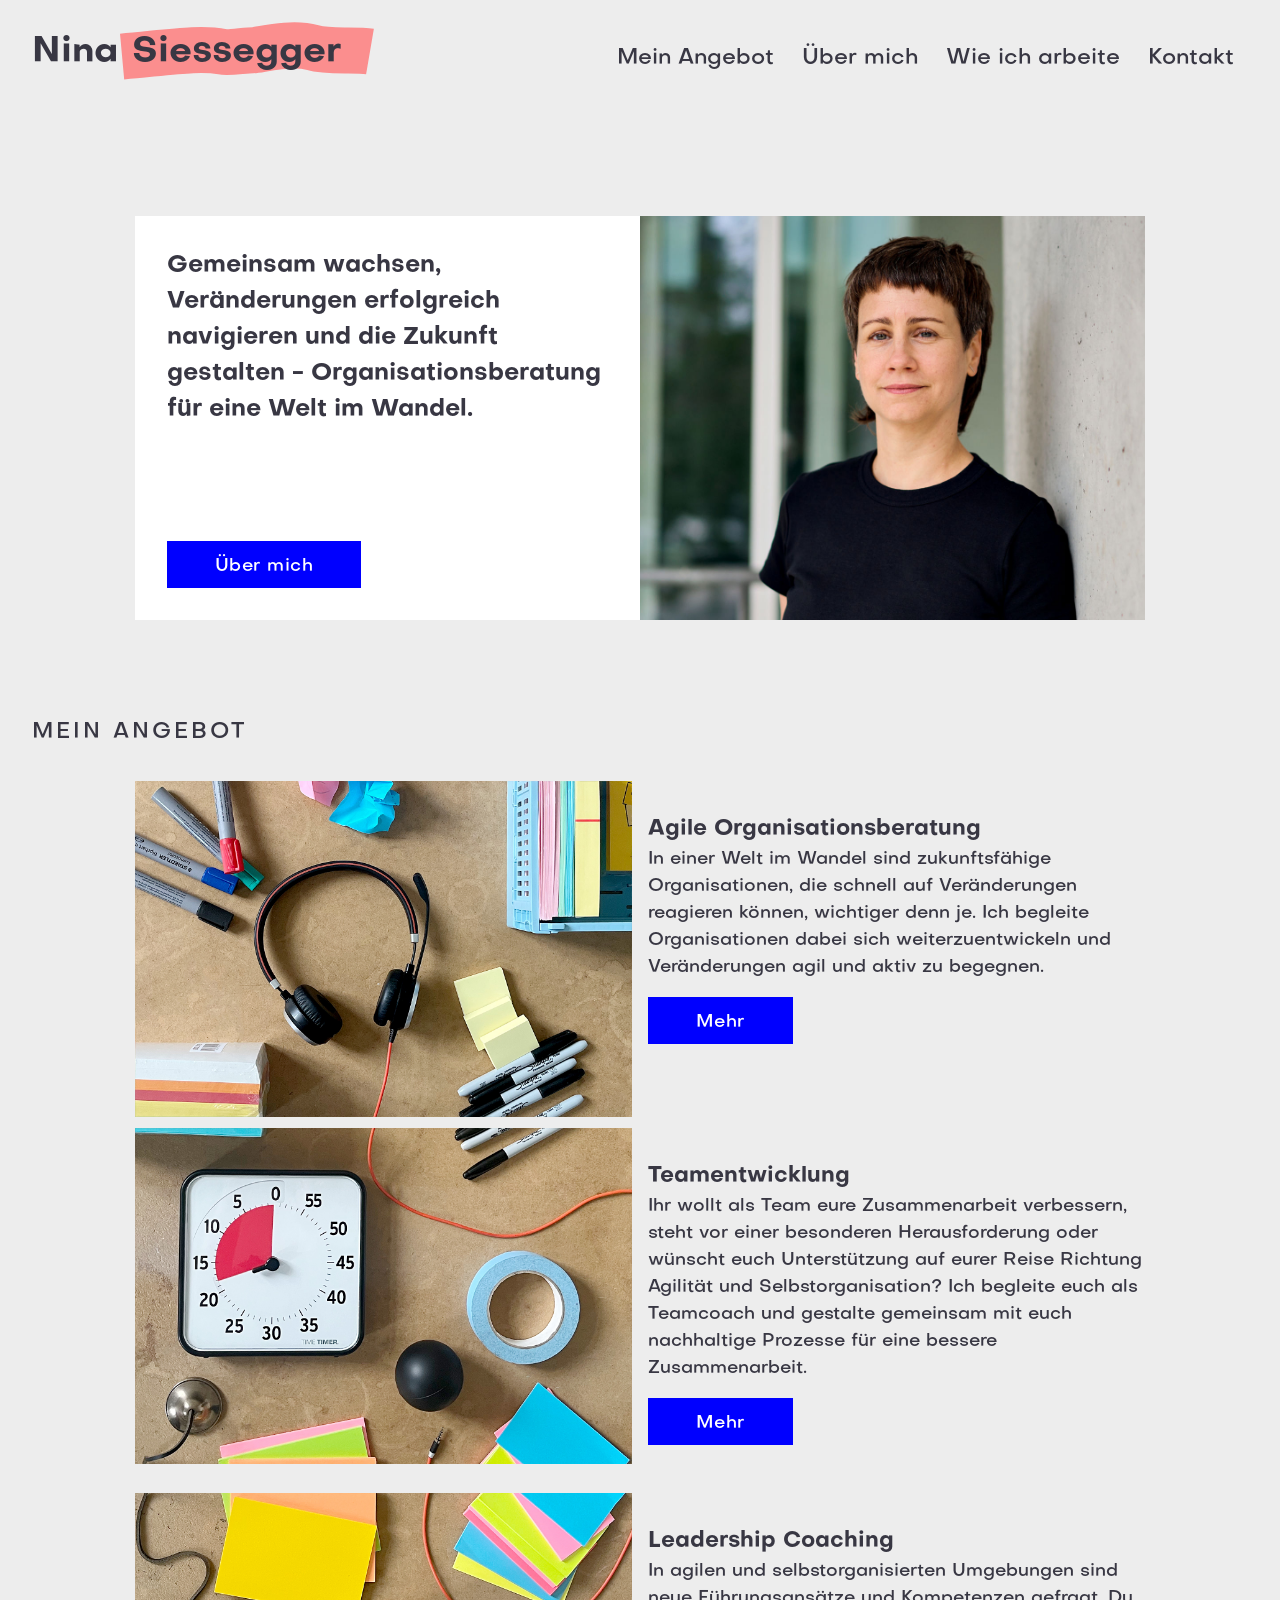
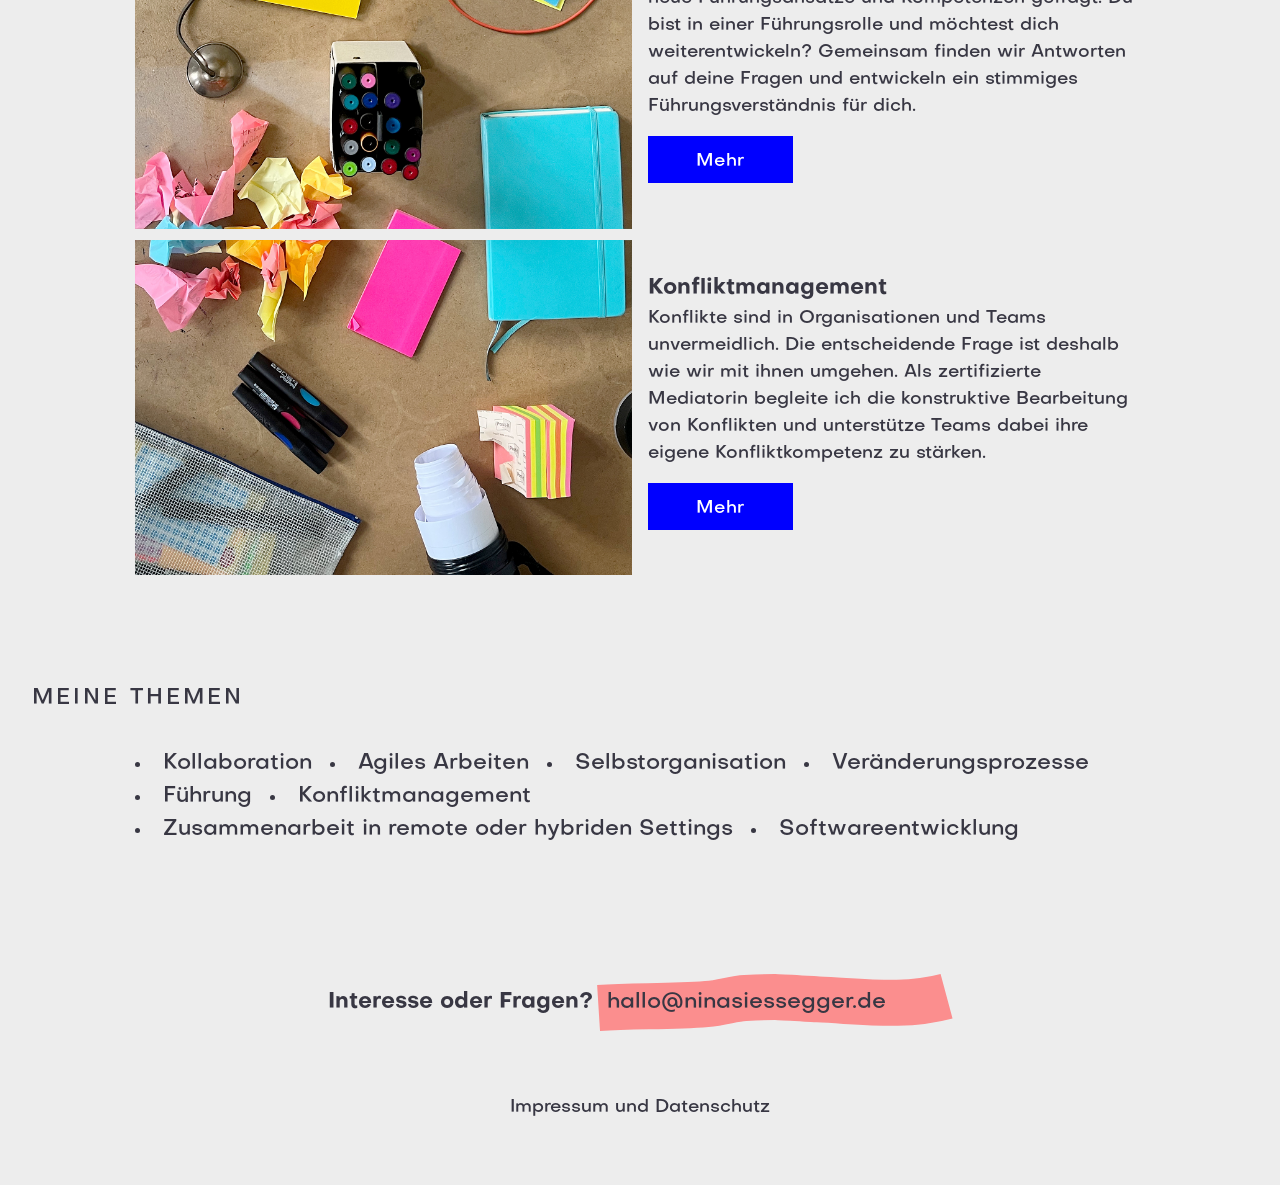
<file: index.html>
<!DOCTYPE html>
<html >
<head><meta charset="utf-8">
<meta name="viewport" content="width=device-width, initial-scale=1">
<title>Nina Siessegger - Organisationsberatung, Teamentwicklung, Mediation</title>
<link rel="icon" type="image/x-icon" href="/favicon.ico">
<link rel="apple-touch-icon" type="image/png" sizes="180x180" href="/apple-touch-icon.png">
<link rel="icon" type="image/png" sizes="32x32" href="/favicon-32x32.png">
<link rel="icon" type="image/png" sizes="16x16" href="/favicon-16x316.png">
<link rel="manifest" href="/site.manifest">
<link rel="mask-icon" href="/safari-pinned-tab.svg" color="#5bbad5">
<meta property="og:site_name" content="Nina Siessegger - Organisations- und Teamentwicklung, Mediation">
<meta property="og:url" content="https://ninasiessegger.de">
<meta property="og:image" content="https://ninasiessegger.de/card.png">
<meta property="og:title" content="Nina Siessegger - Organisationsberatung, Teamentwicklung, Mediation">
<meta property="og:description" content="Ich begleite Teams und Organisationen in Veränderungsprozessen und unterstütze sie dabei, kontinuierlich zu lernen und sich weiterzuentwickeln.">
<meta name="description" content="Ich begleite Teams und Organisationen in Veränderungsprozessen und unterstütze sie dabei, kontinuierlich zu lernen und sich weiterzuentwickeln.">
<link rel="preload" as="fetch" crossorigin="anonymous" href="/_payload.json">
<style>footer[data-v-6cc37941]{margin:8rem 0 4rem;text-align:center}footer a[data-v-6cc37941]{text-decoration:none}.footer-email[data-v-6cc37941]{display:flex;flex-wrap:wrap;justify-content:center}.question[data-v-6cc37941]{display:inline-block;padding-right:.25rem;padding-top:.75rem}.adress-container[data-v-6cc37941]{position:relative}.adress[data-v-6cc37941]{bottom:0;left:0;position:absolute;right:0;top:0;z-index:100}.adress a[data-v-6cc37941]{left:10px;padding-top:.75rem;position:absolute}.footer-links[data-v-6cc37941]{font-size:var(--fs-smaller);margin-top:3.25rem}footer .svg-container[data-v-6cc37941]{width:356px}footer svg path[data-v-6cc37941]{stroke:var(--red)}@media (max-width:1200px){footer .svg-container[data-v-6cc37941]{width:306px}}@media (max-width:1024px){footer[data-v-6cc37941]{margin:6rem 0 3rem}footer .svg-container[data-v-6cc37941]{width:264px}}@media (max-width:768px){footer[data-v-6cc37941]{margin:4rem 0 2rem}footer .svg-container[data-v-6cc37941]{width:246px}}@media (max-width:480px){footer[data-v-6cc37941]{margin:3rem 0 1.5rem}footer .svg-container[data-v-6cc37941]{width:214px}}</style>
<style>a[data-v-f01e6a6d]{text-decoration:none}li[data-v-f01e6a6d]{list-style:none}.navbar[data-v-f01e6a6d]{align-items:center;display:flex;justify-content:space-between;margin-bottom:6rem;padding:20px 0;position:relative;z-index:250}.navbar a[data-v-f01e6a6d]:visited{color:var(--black)}.navbar .logo svg path[data-v-f01e6a6d]{stroke:var(--red)}.logo[data-v-f01e6a6d],.logo-container[data-v-f01e6a6d]{order:1}.logo[data-v-f01e6a6d]{display:flex;font-size:var(--fs-biggest);font-weight:700}.forename[data-v-f01e6a6d]{padding-right:.125rem;padding-top:.25rem}.surname-container[data-v-f01e6a6d]{position:relative}.surname[data-v-f01e6a6d]{bottom:0;left:0;position:absolute;right:0;top:0;z-index:100}.surname span[data-v-f01e6a6d]{display:inline-block;padding-left:.75rem;padding-top:.25rem}.surname-container .svg-container[data-v-f01e6a6d]{width:254px}ul.nav-links[data-v-f01e6a6d]{padding-left:0}.menu[data-v-f01e6a6d]{display:flex;font-size:var(--fs-basic)}.menu li[data-v-f01e6a6d]{border-color:var(--gray);border-style:solid;border-width:0 0 3px;padding:0 14px}.language-switch a[data-v-f01e6a6d]:hover,.menu li[data-v-f01e6a6d]:hover{border-color:var(--blue);border-style:solid;border-width:0 0 3px;transition:.3s ease}.language-switch[data-v-f01e6a6d],.services[data-v-f01e6a6d]{position:relative}.dropdown[data-v-f01e6a6d]{background-color:var(--white);display:none;font-size:var(--fs-smaller);left:-14px;padding:1.25em 1em;position:absolute}.dropdown li+li[data-v-f01e6a6d]{margin-top:10px}.language-switch[data-v-f01e6a6d]{margin:1.25rem 0;order:3;text-transform:uppercase}.dropdown li[data-v-f01e6a6d]{border-color:var(--white);line-height:1.2;list-style-position:inside;list-style-type:square;padding:.125em 1em .125em .5em;text-align:left;width:16em}.services:hover .dropdown[data-v-f01e6a6d]{display:block}#menuToggle[data-v-f01e6a6d]{margin:0;order:2}#menuToggle .hamburger[data-v-f01e6a6d]{cursor:pointer;display:none;font-size:var(--fs-basic);height:32px;width:32px}#menuToggle span[data-v-f01e6a6d]{background:var(--black);border-radius:1px;display:block;height:4px;margin-bottom:5px;position:relative;transform-origin:63% 0;transition:transform .1s cubic-bezier(.77,.2,.05,1),opacity .15s ease;width:32px;z-index:1}#menuToggle span[data-v-f01e6a6d]:first-child{transform-origin:50% 0}#menuToggle span[data-v-f01e6a6d]:nth-last-child(2){transform-origin:63% 100%}#menuToggle a.is-active span[data-v-f01e6a6d]{opacity:1;transform:rotate(45deg) translate(-2px,-1px)}#menuToggle a.is-active span[data-v-f01e6a6d]:nth-last-child(3){opacity:0;transform:rotate(0deg) scale(.2)}#menuToggle a.is-active span[data-v-f01e6a6d]:nth-last-child(2){transform:rotate(-45deg) translateY(-1px)}@media (max-width:1200px){.surname-container .svg-container[data-v-f01e6a6d]{width:218px}}@media (max-width:1024px){.surname-container .svg-container[data-v-f01e6a6d]{width:204px}.navbar[data-v-f01e6a6d]{margin-bottom:5rem}}@media (max-width:960px){.navbar[data-v-f01e6a6d]{margin-bottom:4rem}.logo-container[data-v-f01e6a6d]{order:2}#menuToggle[data-v-f01e6a6d]{order:3}.menu[data-v-f01e6a6d]{background-color:var(--white);display:none;font-size:calc(var(--fs-basic)*1.25);left:0;margin-top:10px;padding:16px 0;position:absolute;right:0;text-align:center}.language-switch[data-v-f01e6a6d]{font-size:var(--fs-basic);font-weight:700;order:1;padding-bottom:.125rem}.menu li[data-v-f01e6a6d]{border-color:var(--white)}.menu li+li[data-v-f01e6a6d]{margin-top:12px}#menuToggle .hamburger[data-v-f01e6a6d],.menu.is-active[data-v-f01e6a6d]{display:block}.dropdown[data-v-f01e6a6d]{font-size:calc(var(--fs-basic)*1.125);left:auto;padding:.375em 0;position:relative}.dropdown li[data-v-f01e6a6d]{padding:0;text-align:center;width:auto}li.services .dropdown[data-v-f01e6a6d]{display:block}li.services[data-v-f01e6a6d]:hover{border-color:var(--white)}}@media (max-width:768px){.navbar[data-v-f01e6a6d]{margin-bottom:2rem}.surname-container .svg-container[data-v-f01e6a6d]{width:190px}.menu li+li[data-v-f01e6a6d]{margin-top:5px}}@media (max-width:480px){.navbar[data-v-f01e6a6d]{margin-bottom:.25rem}.surname-container .svg-container[data-v-f01e6a6d]{width:155px}#menuToggle .hamburger[data-v-f01e6a6d]{height:24px;padding-bottom:5px;width:24px}#menuToggle span[data-v-f01e6a6d]{height:3px;margin-bottom:4px;width:24px}.menu li[data-v-f01e6a6d],.menu li[data-v-f01e6a6d]:hover{border-width:0}}</style>
<style>.hero[data-v-1d29b8ca]{background-color:var(--white);margin:0}.hero div[data-v-1d29b8ca]{padding:0}.hero>div[data-v-1d29b8ca]{display:flex;flex-direction:column;justify-content:space-between}.hero-item1[data-v-1d29b8ca]{order:1}.hero-item2[data-v-1d29b8ca]{order:2}.hero h1[data-v-1d29b8ca]{font-size:var(--fs-big);margin-bottom:0;padding:2rem}.portrait-container[data-v-1d29b8ca]{line-height:0}.button-container .btn[data-v-1d29b8ca]{margin:2rem}h2[data-v-1d29b8ca]{margin-bottom:2rem;margin-top:6rem}.teaser-container[data-v-1d29b8ca]{margin-bottom:3rem;margin-top:2rem;p[data-v-1d29b8ca]{font-size:var(--fs-smaller)}}ul[data-v-1d29b8ca]{display:flex;flex-wrap:wrap;list-style-position:inside;margin:0;padding:0}li[data-v-1d29b8ca]:first-child,li[data-v-1d29b8ca]:nth-child(5){animation:topics-1d29b8ca 6s infinite}li[data-v-1d29b8ca]:nth-child(5){animation-delay:1s}li[data-v-1d29b8ca]:nth-child(2){animation:topics-1d29b8ca 6s infinite;animation-delay:2s}li[data-v-1d29b8ca]:nth-child(3){animation:topics-1d29b8ca 6s infinite;animation-delay:3s}li[data-v-1d29b8ca]:nth-child(4){animation:topics-1d29b8ca 6s infinite;animation-delay:4s}li[data-v-1d29b8ca]:nth-child(6){animation:topics-1d29b8ca 6s infinite;animation-delay:5s}@keyframes topics-1d29b8ca{0%{font-weight:700;padding-right:14px}16.6666%{font-weight:700;padding-right:14px}16.6667%{font-weight:500;padding-right:18px}to{font-weight:500;padding-right:18px}}li[data-v-1d29b8ca]{padding-right:18px}.svg-container svg path[data-v-1d29b8ca]{stroke:var(--blue)}@media (max-width:1024px){.hero h1[data-v-1d29b8ca]{padding:1rem}h2[data-v-1d29b8ca]{margin-top:5.5rem}.teaser-container[data-v-1d29b8ca]{margin-bottom:2rem;margin-top:0}}@media (max-width:768px){h2[data-v-1d29b8ca]{margin-bottom:1rem;margin-top:3rem}.teaser-container[data-v-1d29b8ca]{margin-bottom:1rem;margin-top:0}.hero-item1[data-v-1d29b8ca]{order:2}.hero-item2[data-v-1d29b8ca]{order:1}}@media (max-width:480px){.hero[data-v-1d29b8ca]{margin:0 .5rem}.hero h1[data-v-1d29b8ca]{margin-left:0;margin-right:0;padding-bottom:0;padding-left:1.5rem;padding-right:1.5rem}.button-container .btn[data-v-1d29b8ca]{margin:1.5rem}h3[data-v-1d29b8ca]{margin-top:1rem}.teaser-container .btn[data-v-1d29b8ca]{margin-bottom:2.5rem}}</style>
<style>/*! normalize.css v8.0.1 | MIT License | github.com/necolas/normalize.css */html{line-height:1.15;-webkit-text-size-adjust:100%}body{margin:0}main{display:block}h1{font-size:2em;margin:.67em 0}hr{box-sizing:content-box;height:0;overflow:visible}pre{font-family:monospace,monospace;font-size:1em}a{background-color:transparent}abbr[title]{border-bottom:none;text-decoration:underline;-webkit-text-decoration:underline dotted;text-decoration:underline dotted}b,strong{font-weight:bolder}code,kbd,samp{font-family:monospace,monospace;font-size:1em}small{font-size:80%}sub,sup{font-size:75%;line-height:0;position:relative;vertical-align:baseline}sub{bottom:-.25em}sup{top:-.5em}img{border-style:none}button,input,optgroup,select,textarea{font-family:inherit;font-size:100%;line-height:1.15;margin:0}button,input{overflow:visible}button,select{text-transform:none}[type=button],[type=reset],[type=submit],button{-webkit-appearance:button}[type=button]::-moz-focus-inner,[type=reset]::-moz-focus-inner,[type=submit]::-moz-focus-inner,button::-moz-focus-inner{border-style:none;padding:0}[type=button]:-moz-focusring,[type=reset]:-moz-focusring,[type=submit]:-moz-focusring,button:-moz-focusring{outline:1px dotted ButtonText}fieldset{padding:.35em .75em .625em}legend{box-sizing:border-box;color:inherit;display:table;max-width:100%;padding:0;white-space:normal}progress{vertical-align:baseline}textarea{overflow:auto}[type=checkbox],[type=radio]{box-sizing:border-box;padding:0}[type=number]::-webkit-inner-spin-button,[type=number]::-webkit-outer-spin-button{height:auto}[type=search]{-webkit-appearance:textfield;outline-offset:-2px}[type=search]::-webkit-search-decoration{-webkit-appearance:none}::-webkit-file-upload-button{-webkit-appearance:button;font:inherit}details{display:block}summary{display:list-item}[hidden],template{display:none}</style>
<style>:root{--white:#fff;--black:#383743;--gray:#ededed;--blue:#00f;--red:#fb8e8e;--fs-basic:1.5rem;--fs-smaller:1.25rem;--fs-big:1.75rem;--fs-bigger:2rem;--fs-biggest:2.25rem}@media (max-width:1520px){:root{--fs-basic:1.375rem;--fs-smaller:1.125rem;--fs-big:1.75rem;--fs-bigger:2rem;--fs-biggest:2.25rem}}@media (max-width:1310px){:root{--fs-big:1.5rem}}@media (max-width:1200px){:root{--fs-basic:1.25rem;--fs-smaller:1rem;--fs-big:1.375rem;--fs-bigger:1.75rem;--fs-biggest:2rem}}@media (max-width:1024px){:root{--fs-basic:1.125rem;--fs-smaller:0.875rem;--fs-big:1.25rem;--fs-bigger:1.625rem;--fs-biggest:1.875rem}}@media (max-width:768px){:root{--fs-basic:1rem;--fs-smaller:0.875rem;--fs-big:1.375rem;--fs-bigger:1.5rem;--fs-biggest:1.75rem}}@media (max-width:480px){:root{--fs-basic:0.875rem;--fs-smaller:0.75rem;--fs-big:1.125rem;--fs-bigger:1.25rem;--fs-biggest:1.375rem}}@font-face{font-family:Objectivity;font-style:normal;font-weight:500;src:url(/_nuxt/Objectivity-Medium.f69d1a04.woff2) format("woff2")}@font-face{font-family:Objectivity;font-style:normal;font-weight:700;src:url(/_nuxt/Objectivity-Bold.10502ff4.woff2) format("woff2")}html{font-size:16px;line-height:1.5;-webkit-font-smoothing:antialiased;-moz-osx-font-smoothing:grayscale}body{background-color:var(--gray);font-family:Objectivity,sans-serif;font-size:var(--fs-basic);font-weight:500}a,a:visited,body{color:var(--black)}.wrap{box-sizing:border-box;margin:0 auto;max-width:1440px}h1{font-size:var(--fs-biggest);margin-bottom:2rem;margin-top:0}h2{font-weight:500;letter-spacing:3px;margin-bottom:.25rem;text-transform:uppercase}h2,h3{font-size:var(--fs-basic)}h3{margin:0}h3,p~h2{font-weight:700}p~h2{font-size:var(--fs-bigger);letter-spacing:normal;margin:4rem 0 2rem;text-transform:none}p{margin:0 0 1rem}.btn{background-color:var(--blue);color:var(--white);display:inline-block;font-size:var(--fs-smaller);letter-spacing:.5px;padding:.75rem 3rem .5rem;text-align:center;text-decoration:none}a:hover.btn{font-weight:700}a:visited.btn{color:var(--white)}.hg-marker-container{height:auto;position:relative;width:100%;z-index:0}.hg-marker{bottom:0;left:0;position:absolute;right:0;top:0}.hg-marker-container svg path{stroke:var(--white)}.svg-container{height:auto;position:relative;width:100%;z-index:50}.svg-container svg{height:100%;width:100%}.col-xs,.col-xs-1,.col-xs-10,.col-xs-11,.col-xs-12,.col-xs-2,.col-xs-3,.col-xs-4,.col-xs-5,.col-xs-6,.col-xs-7,.col-xs-8,.col-xs-9{padding-left:1.125rem;padding-right:1.125rem}@media (max-width:768px){.container-fluid{padding-left:1.25rem;padding-right:1.25rem}h1{margin-bottom:1rem}p~h2{margin:2rem 0 1rem}}.z-100{position:relative;z-index:100}.responsive-img{height:auto;width:100%}.display-md,.display-none-md,.display-none-sm,.display-sm{display:none}@media (min-width:769px){.display-md{display:block}}@media (max-width:768px){.display-none-md{display:block}}@media (min-width:481px){.display-sm{display:block}}@media (max-width:480px){.display-none-sm{display:block}.display-none-md{display:none}}</style>
<style>.container,.container-fluid{margin-left:auto;margin-right:auto}.container-fluid{padding-left:2rem;padding-right:2rem}.row{box-sizing:border-box;display:flex;flex:0 1 auto;flex-direction:row;flex-wrap:wrap;margin-left:-.5rem;margin-right:-.5rem}.row.reverse{flex-direction:row-reverse}.col.reverse{flex-direction:column-reverse}.col-xs,.col-xs-1,.col-xs-10,.col-xs-11,.col-xs-12,.col-xs-2,.col-xs-3,.col-xs-4,.col-xs-5,.col-xs-6,.col-xs-7,.col-xs-8,.col-xs-9,.col-xs-offset-0,.col-xs-offset-1,.col-xs-offset-10,.col-xs-offset-11,.col-xs-offset-12,.col-xs-offset-2,.col-xs-offset-3,.col-xs-offset-4,.col-xs-offset-5,.col-xs-offset-6,.col-xs-offset-7,.col-xs-offset-8,.col-xs-offset-9{box-sizing:border-box;flex:0 0 auto;padding-left:.5rem;padding-right:.5rem}.col-xs{flex-basis:0;flex-grow:1;max-width:100%}.col-xs-1{flex-basis:8.33333333%;max-width:8.33333333%}.col-xs-2{flex-basis:16.66666667%;max-width:16.66666667%}.col-xs-3{flex-basis:25%;max-width:25%}.col-xs-4{flex-basis:33.33333333%;max-width:33.33333333%}.col-xs-5{flex-basis:41.66666667%;max-width:41.66666667%}.col-xs-6{flex-basis:50%;max-width:50%}.col-xs-7{flex-basis:58.33333333%;max-width:58.33333333%}.col-xs-8{flex-basis:66.66666667%;max-width:66.66666667%}.col-xs-9{flex-basis:75%;max-width:75%}.col-xs-10{flex-basis:83.33333333%;max-width:83.33333333%}.col-xs-11{flex-basis:91.66666667%;max-width:91.66666667%}.col-xs-12{flex-basis:100%;max-width:100%}.col-xs-offset-0{margin-left:0}.col-xs-offset-1{margin-left:8.33333333%}.col-xs-offset-2{margin-left:16.66666667%}.col-xs-offset-3{margin-left:25%}.col-xs-offset-4{margin-left:33.33333333%}.col-xs-offset-5{margin-left:41.66666667%}.col-xs-offset-6{margin-left:50%}.col-xs-offset-7{margin-left:58.33333333%}.col-xs-offset-8{margin-left:66.66666667%}.col-xs-offset-9{margin-left:75%}.col-xs-offset-10{margin-left:83.33333333%}.col-xs-offset-11{margin-left:91.66666667%}.start-xs{justify-content:flex-start;text-align:start}.center-xs{justify-content:center;text-align:center}.end-xs{justify-content:flex-end;text-align:end}.top-xs{align-items:flex-start}.middle-xs{align-items:center}.bottom-xs{align-items:flex-end}.around-xs{justify-content:space-around}.between-xs{justify-content:space-between}.first-xs{order:-1}.last-xs{order:1}@media only screen and (min-width:48em){.container{width:49rem}.col-sm,.col-sm-1,.col-sm-10,.col-sm-11,.col-sm-12,.col-sm-2,.col-sm-3,.col-sm-4,.col-sm-5,.col-sm-6,.col-sm-7,.col-sm-8,.col-sm-9,.col-sm-offset-0,.col-sm-offset-1,.col-sm-offset-10,.col-sm-offset-11,.col-sm-offset-12,.col-sm-offset-2,.col-sm-offset-3,.col-sm-offset-4,.col-sm-offset-5,.col-sm-offset-6,.col-sm-offset-7,.col-sm-offset-8,.col-sm-offset-9{box-sizing:border-box;flex:0 0 auto;padding-left:.5rem;padding-right:.5rem}.col-sm{flex-basis:0;flex-grow:1;max-width:100%}.col-sm-1{flex-basis:8.33333333%;max-width:8.33333333%}.col-sm-2{flex-basis:16.66666667%;max-width:16.66666667%}.col-sm-3{flex-basis:25%;max-width:25%}.col-sm-4{flex-basis:33.33333333%;max-width:33.33333333%}.col-sm-5{flex-basis:41.66666667%;max-width:41.66666667%}.col-sm-6{flex-basis:50%;max-width:50%}.col-sm-7{flex-basis:58.33333333%;max-width:58.33333333%}.col-sm-8{flex-basis:66.66666667%;max-width:66.66666667%}.col-sm-9{flex-basis:75%;max-width:75%}.col-sm-10{flex-basis:83.33333333%;max-width:83.33333333%}.col-sm-11{flex-basis:91.66666667%;max-width:91.66666667%}.col-sm-12{flex-basis:100%;max-width:100%}.col-sm-offset-0{margin-left:0}.col-sm-offset-1{margin-left:8.33333333%}.col-sm-offset-2{margin-left:16.66666667%}.col-sm-offset-3{margin-left:25%}.col-sm-offset-4{margin-left:33.33333333%}.col-sm-offset-5{margin-left:41.66666667%}.col-sm-offset-6{margin-left:50%}.col-sm-offset-7{margin-left:58.33333333%}.col-sm-offset-8{margin-left:66.66666667%}.col-sm-offset-9{margin-left:75%}.col-sm-offset-10{margin-left:83.33333333%}.col-sm-offset-11{margin-left:91.66666667%}.start-sm{justify-content:flex-start;text-align:start}.center-sm{justify-content:center;text-align:center}.end-sm{justify-content:flex-end;text-align:end}.top-sm{align-items:flex-start}.middle-sm{align-items:center}.bottom-sm{align-items:flex-end}.around-sm{justify-content:space-around}.between-sm{justify-content:space-between}.first-sm{order:-1}.last-sm{order:1}}@media only screen and (min-width:64em){.container{width:65rem}.col-md,.col-md-1,.col-md-10,.col-md-11,.col-md-12,.col-md-2,.col-md-3,.col-md-4,.col-md-5,.col-md-6,.col-md-7,.col-md-8,.col-md-9,.col-md-offset-0,.col-md-offset-1,.col-md-offset-10,.col-md-offset-11,.col-md-offset-12,.col-md-offset-2,.col-md-offset-3,.col-md-offset-4,.col-md-offset-5,.col-md-offset-6,.col-md-offset-7,.col-md-offset-8,.col-md-offset-9{box-sizing:border-box;flex:0 0 auto;padding-left:.5rem;padding-right:.5rem}.col-md{flex-basis:0;flex-grow:1;max-width:100%}.col-md-1{flex-basis:8.33333333%;max-width:8.33333333%}.col-md-2{flex-basis:16.66666667%;max-width:16.66666667%}.col-md-3{flex-basis:25%;max-width:25%}.col-md-4{flex-basis:33.33333333%;max-width:33.33333333%}.col-md-5{flex-basis:41.66666667%;max-width:41.66666667%}.col-md-6{flex-basis:50%;max-width:50%}.col-md-7{flex-basis:58.33333333%;max-width:58.33333333%}.col-md-8{flex-basis:66.66666667%;max-width:66.66666667%}.col-md-9{flex-basis:75%;max-width:75%}.col-md-10{flex-basis:83.33333333%;max-width:83.33333333%}.col-md-11{flex-basis:91.66666667%;max-width:91.66666667%}.col-md-12{flex-basis:100%;max-width:100%}.col-md-offset-0{margin-left:0}.col-md-offset-1{margin-left:8.33333333%}.col-md-offset-2{margin-left:16.66666667%}.col-md-offset-3{margin-left:25%}.col-md-offset-4{margin-left:33.33333333%}.col-md-offset-5{margin-left:41.66666667%}.col-md-offset-6{margin-left:50%}.col-md-offset-7{margin-left:58.33333333%}.col-md-offset-8{margin-left:66.66666667%}.col-md-offset-9{margin-left:75%}.col-md-offset-10{margin-left:83.33333333%}.col-md-offset-11{margin-left:91.66666667%}.start-md{justify-content:flex-start;text-align:start}.center-md{justify-content:center;text-align:center}.end-md{justify-content:flex-end;text-align:end}.top-md{align-items:flex-start}.middle-md{align-items:center}.bottom-md{align-items:flex-end}.around-md{justify-content:space-around}.between-md{justify-content:space-between}.first-md{order:-1}.last-md{order:1}}@media only screen and (min-width:75em){.container{width:76rem}.col-lg,.col-lg-1,.col-lg-10,.col-lg-11,.col-lg-12,.col-lg-2,.col-lg-3,.col-lg-4,.col-lg-5,.col-lg-6,.col-lg-7,.col-lg-8,.col-lg-9,.col-lg-offset-0,.col-lg-offset-1,.col-lg-offset-10,.col-lg-offset-11,.col-lg-offset-12,.col-lg-offset-2,.col-lg-offset-3,.col-lg-offset-4,.col-lg-offset-5,.col-lg-offset-6,.col-lg-offset-7,.col-lg-offset-8,.col-lg-offset-9{box-sizing:border-box;flex:0 0 auto;padding-left:.5rem;padding-right:.5rem}.col-lg{flex-basis:0;flex-grow:1;max-width:100%}.col-lg-1{flex-basis:8.33333333%;max-width:8.33333333%}.col-lg-2{flex-basis:16.66666667%;max-width:16.66666667%}.col-lg-3{flex-basis:25%;max-width:25%}.col-lg-4{flex-basis:33.33333333%;max-width:33.33333333%}.col-lg-5{flex-basis:41.66666667%;max-width:41.66666667%}.col-lg-6{flex-basis:50%;max-width:50%}.col-lg-7{flex-basis:58.33333333%;max-width:58.33333333%}.col-lg-8{flex-basis:66.66666667%;max-width:66.66666667%}.col-lg-9{flex-basis:75%;max-width:75%}.col-lg-10{flex-basis:83.33333333%;max-width:83.33333333%}.col-lg-11{flex-basis:91.66666667%;max-width:91.66666667%}.col-lg-12{flex-basis:100%;max-width:100%}.col-lg-offset-0{margin-left:0}.col-lg-offset-1{margin-left:8.33333333%}.col-lg-offset-2{margin-left:16.66666667%}.col-lg-offset-3{margin-left:25%}.col-lg-offset-4{margin-left:33.33333333%}.col-lg-offset-5{margin-left:41.66666667%}.col-lg-offset-6{margin-left:50%}.col-lg-offset-7{margin-left:58.33333333%}.col-lg-offset-8{margin-left:66.66666667%}.col-lg-offset-9{margin-left:75%}.col-lg-offset-10{margin-left:83.33333333%}.col-lg-offset-11{margin-left:91.66666667%}.start-lg{justify-content:flex-start;text-align:start}.center-lg{justify-content:center;text-align:center}.end-lg{justify-content:flex-end;text-align:end}.top-lg{align-items:flex-start}.middle-lg{align-items:center}.bottom-lg{align-items:flex-end}.around-lg{justify-content:space-around}.between-lg{justify-content:space-between}.first-lg{order:-1}.last-lg{order:1}}</style>
<link rel="stylesheet" href="/_nuxt/entry.51de2469.css">
<link rel="modulepreload" as="script" crossorigin href="/_nuxt/entry.79f37cee.js">
<link rel="modulepreload" as="script" crossorigin href="/_nuxt/default.07d215e4.js">
<link rel="modulepreload" as="script" crossorigin href="/_nuxt/index.95f2040e.js">
<link rel="modulepreload" as="script" crossorigin href="/_nuxt/vue.f36acd1f.494dcfe6.js">
<link rel="modulepreload" as="script" crossorigin href="/_nuxt/nuxt-link.e6f1a1de.js">
<link rel="modulepreload" as="script" crossorigin href="/_nuxt/index.eba3c842.js">
<link rel="prefetch" as="script" crossorigin href="/_nuxt/error-404.f7ab8a95.js">
<link rel="prefetch" as="script" crossorigin href="/_nuxt/error-500.0bfee820.js">
<link rel="prefetch" as="image" type="image/jpeg" href="/_nuxt/portrait_web.44d3c3ff.jpg">
<link rel="prefetch" as="image" type="image/jpeg" href="/_nuxt/portrait_web_2x.93e8977a.jpg">
<link rel="prefetch" as="image" type="image/jpeg" href="/_nuxt/desk1.22eb3fcf.jpg">
<link rel="prefetch" as="image" type="image/jpeg" href="/_nuxt/desk2.47f7f128.jpg">
<link rel="prefetch" as="image" type="image/jpeg" href="/_nuxt/desk3.545361f1.jpg">
<link rel="prefetch" as="image" type="image/jpeg" href="/_nuxt/desk4.f2eadc18.jpg">
<script type="module" src="/_nuxt/entry.79f37cee.js" crossorigin></script></head>
<body ><div id="__nuxt"><div class="wrap container-fluid"><nav class="navbar" data-v-f01e6a6d><a aria-current="page" href="/" class="router-link-active router-link-exact-active navbar-item logo-container" data-v-f01e6a6d><div class="logo" data-v-f01e6a6d><div class="forename" data-v-f01e6a6d>Nina</div><div class="surname-container" data-v-f01e6a6d><div class="surname" data-v-f01e6a6d><span data-v-f01e6a6d>Siessegger</span></div><div class="svg-container" data-v-f01e6a6d><svg xmlns="http://www.w3.org/2000/svg" viewBox="0 0 254 58" fill="none" data-v-f01e6a6d><path stroke-width="46" d="M2.095 34.601c49.889-4.544 77.594-9.218 100.442-4.84 6.602 1.265 22.442-1.614 30.973-1.583 5.552.02 37.377-8.735 58.793-2.674 18.497 5.235 41.096 1.184 57.689 4.027" data-v-f01e6a6d></path></svg></div></div></div></a><div id="menuToggle" class="nav-links" data-v-f01e6a6d><a role="button" data-target="menu" aria-label="menu" aria-expanded="false" class="hamburger" data-v-f01e6a6d><span aria-hidden="true" data-v-f01e6a6d></span><span aria-hidden="true" data-v-f01e6a6d></span><span aria-hidden="true" data-v-f01e6a6d></span></a><ul id="menu" class="menu" data-v-f01e6a6d><li class="services" data-v-f01e6a6d><a aria-current="page" href="/" class="router-link-active router-link-exact-active" data-v-f01e6a6d> Mein Angebot </a><ul class="dropdown" data-v-f01e6a6d><li data-v-f01e6a6d><a href="/agile-organisationsberatung" class="" data-v-f01e6a6d> Agile Organisationsberatung </a></li><li data-v-f01e6a6d><a href="/teamentwicklung" class="" data-v-f01e6a6d> Teamentwicklung </a></li><li data-v-f01e6a6d><a href="/konfliktmanagement" class="" data-v-f01e6a6d> Konfliktmanagement </a></li><li data-v-f01e6a6d><a href="/leadership-coaching" class="" data-v-f01e6a6d> Leadership Coaching </a></li><li data-v-f01e6a6d><a href="/inqa-coaching" class="" data-v-f01e6a6d> INQA: Förderung für KMU </a></li></ul></li><li data-v-f01e6a6d><a href="/ueber-mich" class="" data-v-f01e6a6d> Über mich </a></li><li data-v-f01e6a6d><a href="/wie-ich-arbeite" class="" data-v-f01e6a6d> Wie ich arbeite </a></li><li data-v-f01e6a6d><a href="/kontakt" class="" data-v-f01e6a6d> Kontakt </a></li></ul></div></nav><main><!--[--><div data-v-1d29b8ca><div class="row" data-v-1d29b8ca><div class="col-lg-offset-1 col-lg-10 col-md-12" data-v-1d29b8ca><div class="row hero" data-v-1d29b8ca><div class="col-xs-12 col-md-6 col-sm-6 hero-item1" data-v-1d29b8ca><h1 data-v-1d29b8ca> Gemeinsam wachsen, Veränderungen erfolgreich navigieren und die Zukunft gestalten - Organisationsberatung für eine Welt im Wandel. </h1><div class="button-container" data-v-1d29b8ca><a href="/ueber-mich" class="btn" data-v-1d29b8ca> Über mich </a></div></div><div class="col-xs-12 col-md-6 col-sm-6 portrait-container hero-item2" data-v-1d29b8ca><img src="/_nuxt/portrait_web.44d3c3ff.jpg" srcset="/_nuxt/portrait_web_2x.93e8977a.jpg 2x" alt="Portrait Nina Siessegger von Meike Kuether" class="responsive-img" data-v-1d29b8ca></div></div></div></div><section data-v-1d29b8ca><h2 data-v-1d29b8ca> Mein Angebot </h2><div class="row" data-v-1d29b8ca><div class="col-xs-12 col-md-5 col-sm-5 col-lg-offset-1" data-v-1d29b8ca><img srcset="/_nuxt/desk1.22eb3fcf.jpg 2x" alt="Ninas desk" class="responsive-img" data-v-1d29b8ca></div><div class="col-xs-12 col-md-7 col-sm-7 col-lg-5 teaser-container" data-v-1d29b8ca><h3 class="organisationalConsulting" data-v-1d29b8ca> Agile Organisationsberatung </h3><p data-v-1d29b8ca> In einer Welt im Wandel sind zukunftsfähige Organisationen, die schnell auf Veränderungen reagieren können, wichtiger denn je. Ich begleite Organisationen dabei sich weiterzuentwickeln und Veränderungen agil und aktiv zu begegnen. </p><a href="/agile-organisationsberatung" class="btn" data-v-1d29b8ca> Mehr </a></div><div class="col-xs-12 col-md-5 col-sm-5 col-lg-offset-1" data-v-1d29b8ca><img srcset="/_nuxt/desk2.47f7f128.jpg 2x" alt="Ninas desk" class="responsive-img" data-v-1d29b8ca></div><div class="col-xs-12 col-md-7 col-sm-7 col-lg-5 teaser-container" data-v-1d29b8ca><h3 data-v-1d29b8ca> Teamentwicklung </h3><p data-v-1d29b8ca> Ihr wollt als Team eure Zusammenarbeit verbessern, steht vor einer besonderen Herausforderung oder wünscht euch Unterstützung auf eurer Reise Richtung Agilität und Selbstorganisation? Ich begleite euch als Teamcoach und gestalte gemeinsam mit euch nachhaltige Prozesse für eine bessere Zusammenarbeit. </p><a href="/teamentwicklung" class="btn" data-v-1d29b8ca> Mehr </a></div><div class="col-xs-12 col-md-5 col-sm-5 col-lg-offset-1" data-v-1d29b8ca><img srcset="/_nuxt/desk3.545361f1.jpg 2x" alt="Ninas desk" class="responsive-img" data-v-1d29b8ca></div><div class="col-xs-12 col-md-7 col-sm-7 col-lg-5 teaser-container" data-v-1d29b8ca><h3 data-v-1d29b8ca> Leadership Coaching </h3><p data-v-1d29b8ca> In agilen und selbstorganisierten Umgebungen sind neue Führungsansätze und Kompetenzen gefragt. Du bist in einer Führungsrolle und möchtest dich weiterentwickeln? Gemeinsam finden wir Antworten auf deine Fragen und entwickeln ein stimmiges Führungsverständnis für dich. </p><a href="/leadership-coaching" class="btn" data-v-1d29b8ca> Mehr </a></div><div class="col-xs-12 col-md-5 col-sm-5 col-lg-offset-1" data-v-1d29b8ca><img srcset="/_nuxt/desk4.f2eadc18.jpg 2x" alt="Ninas desk" class="responsive-img" data-v-1d29b8ca></div><div class="col-xs-12 col-md-7 col-sm-7 col-lg-5 teaser-container" data-v-1d29b8ca><h3 data-v-1d29b8ca> Konfliktmanagement </h3><p data-v-1d29b8ca> Konflikte sind in Organisationen und Teams unvermeidlich. Die entscheidende Frage ist deshalb wie wir mit ihnen umgehen. Als zertifizierte Mediatorin begleite ich die konstruktive Bearbeitung von Konflikten und unterstütze Teams dabei ihre eigene Konfliktkompetenz zu stärken. </p><a href="/konfliktmanagement" class="btn" data-v-1d29b8ca> Mehr </a></div></div></section><section data-v-1d29b8ca><h2 data-v-1d29b8ca> Meine Themen </h2><div class="row" data-v-1d29b8ca><div class="col-xs-12 col-md-offset-1 col-md-10 col-sm-12" data-v-1d29b8ca><ul data-v-1d29b8ca><li data-v-1d29b8ca>Kollaboration</li><li data-v-1d29b8ca>Agiles Arbeiten</li><li data-v-1d29b8ca>Selbstorganisation</li><li data-v-1d29b8ca>Veränderungsprozesse</li><li data-v-1d29b8ca>Führung</li><li data-v-1d29b8ca>Konfliktmanagement</li><li data-v-1d29b8ca>Zusammenarbeit in remote oder hybriden Settings</li><li data-v-1d29b8ca>Softwareentwicklung</li></ul></div></div></section></div><!--]--></main><footer data-v-6cc37941><div class="footer-email z-100" data-v-6cc37941><strong class="question" data-v-6cc37941>Interesse oder Fragen?</strong><div class="adress-container" data-v-6cc37941><div class="adress" data-v-6cc37941><a href="mailto:hallo@ninasiessegger.de" data-v-6cc37941> hallo@ninasiessegger.de </a></div><div class="svg-container" data-v-6cc37941><svg xmlns="http://www.w3.org/2000/svg" width="100%" height="100%" viewBox="0 0 356 57" fill="none" data-v-6cc37941><path stroke-width="46" d="M1.564 34c37.565-2.352 70.75-.994 108.269-4 16.05-1.286 26.167-5.443 38.386-6 32.992-1.504 34.483-1.198 72.791 1.391 50.207 2.394 87.76 7.818 128.554-3.169" data-v-6cc37941></path></svg></div></div></div><div class="footer-links" data-v-6cc37941><a href="/impressum" class="" data-v-6cc37941> Impressum </a> und <a href="/datenschutz" class="" data-v-6cc37941> Datenschutz </a></div></footer></div></div><script type="application/json" id="__NUXT_DATA__" data-ssr="true" data-src="/_payload.json">[{"state":1,"_errors":3,"serverRendered":5,"path":6,"prerenderedAt":7},["Reactive",2],{},["Reactive",4],{},true,"/",1711448227379]</script>
<script>window.__NUXT__={};window.__NUXT__.config={public:{},app:{baseURL:"/",buildAssetsDir:"/_nuxt/",cdnURL:""}}</script></body>
</html>
</file>
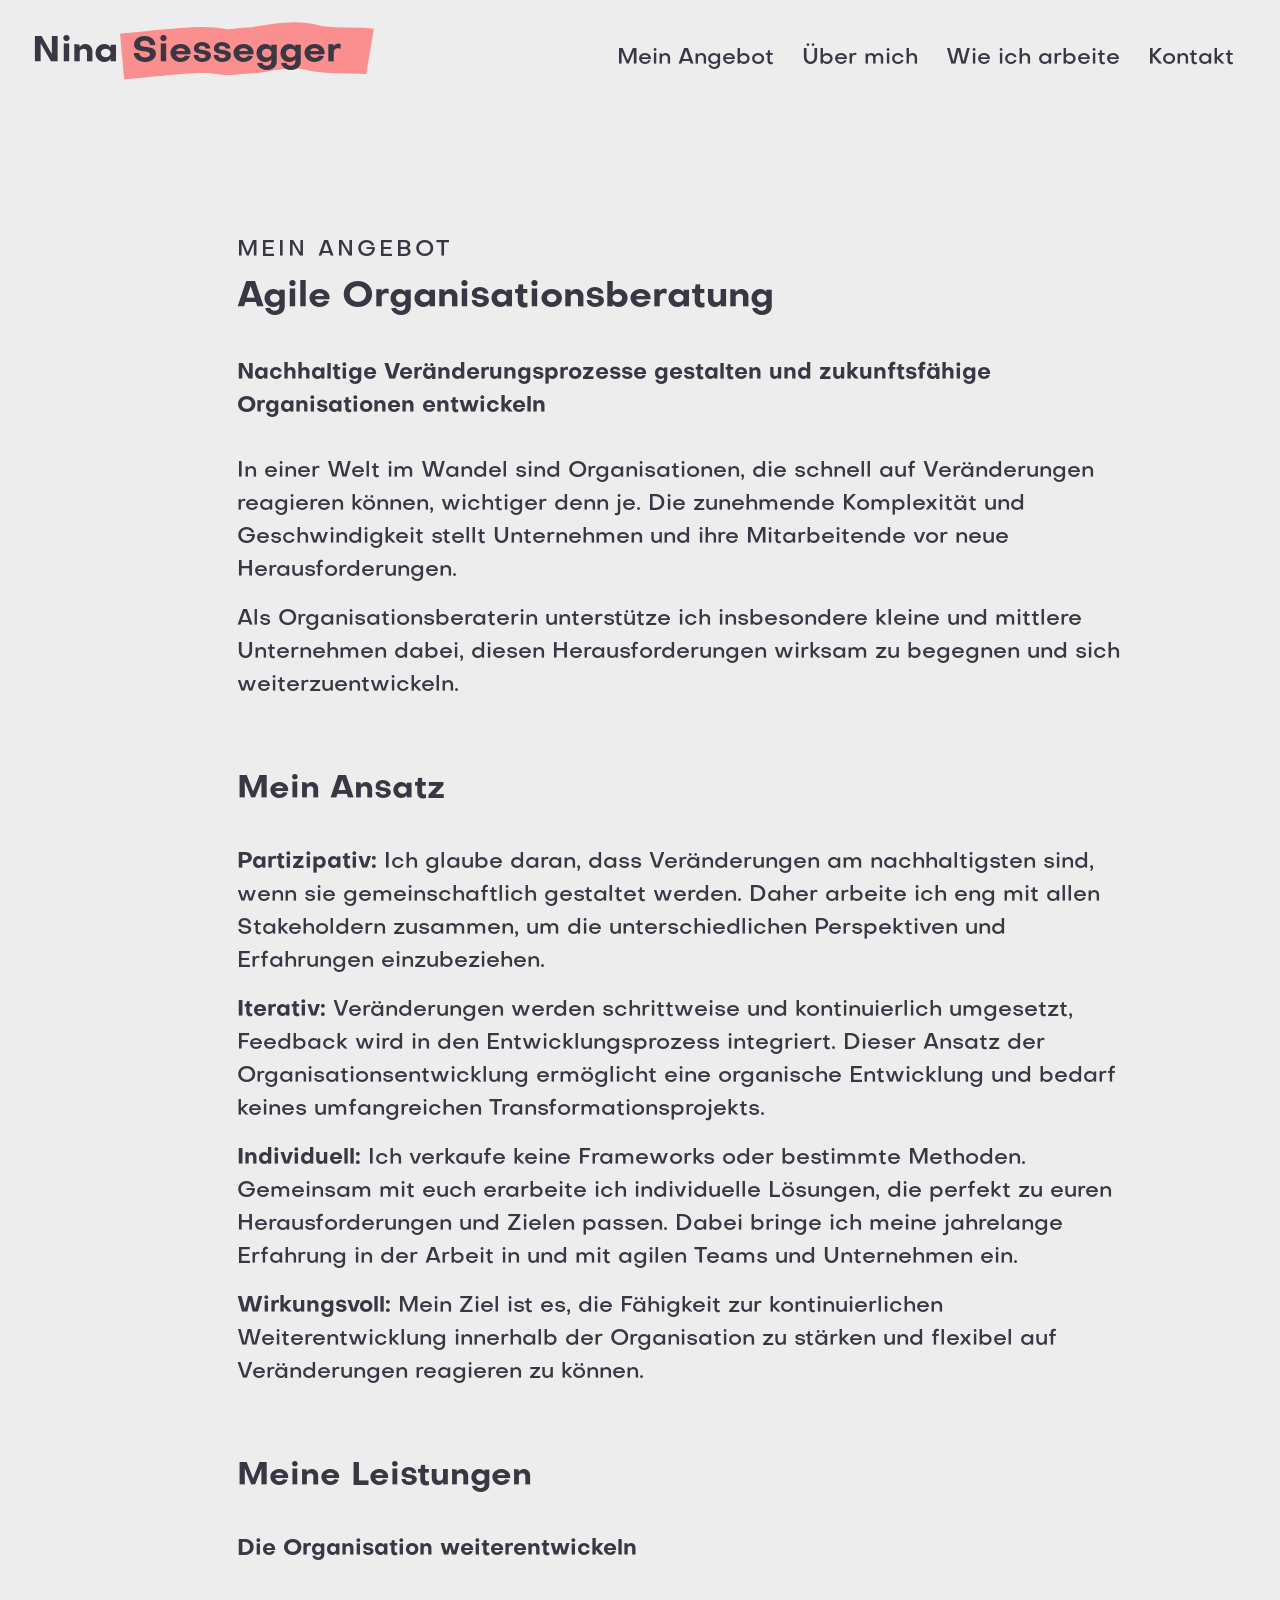
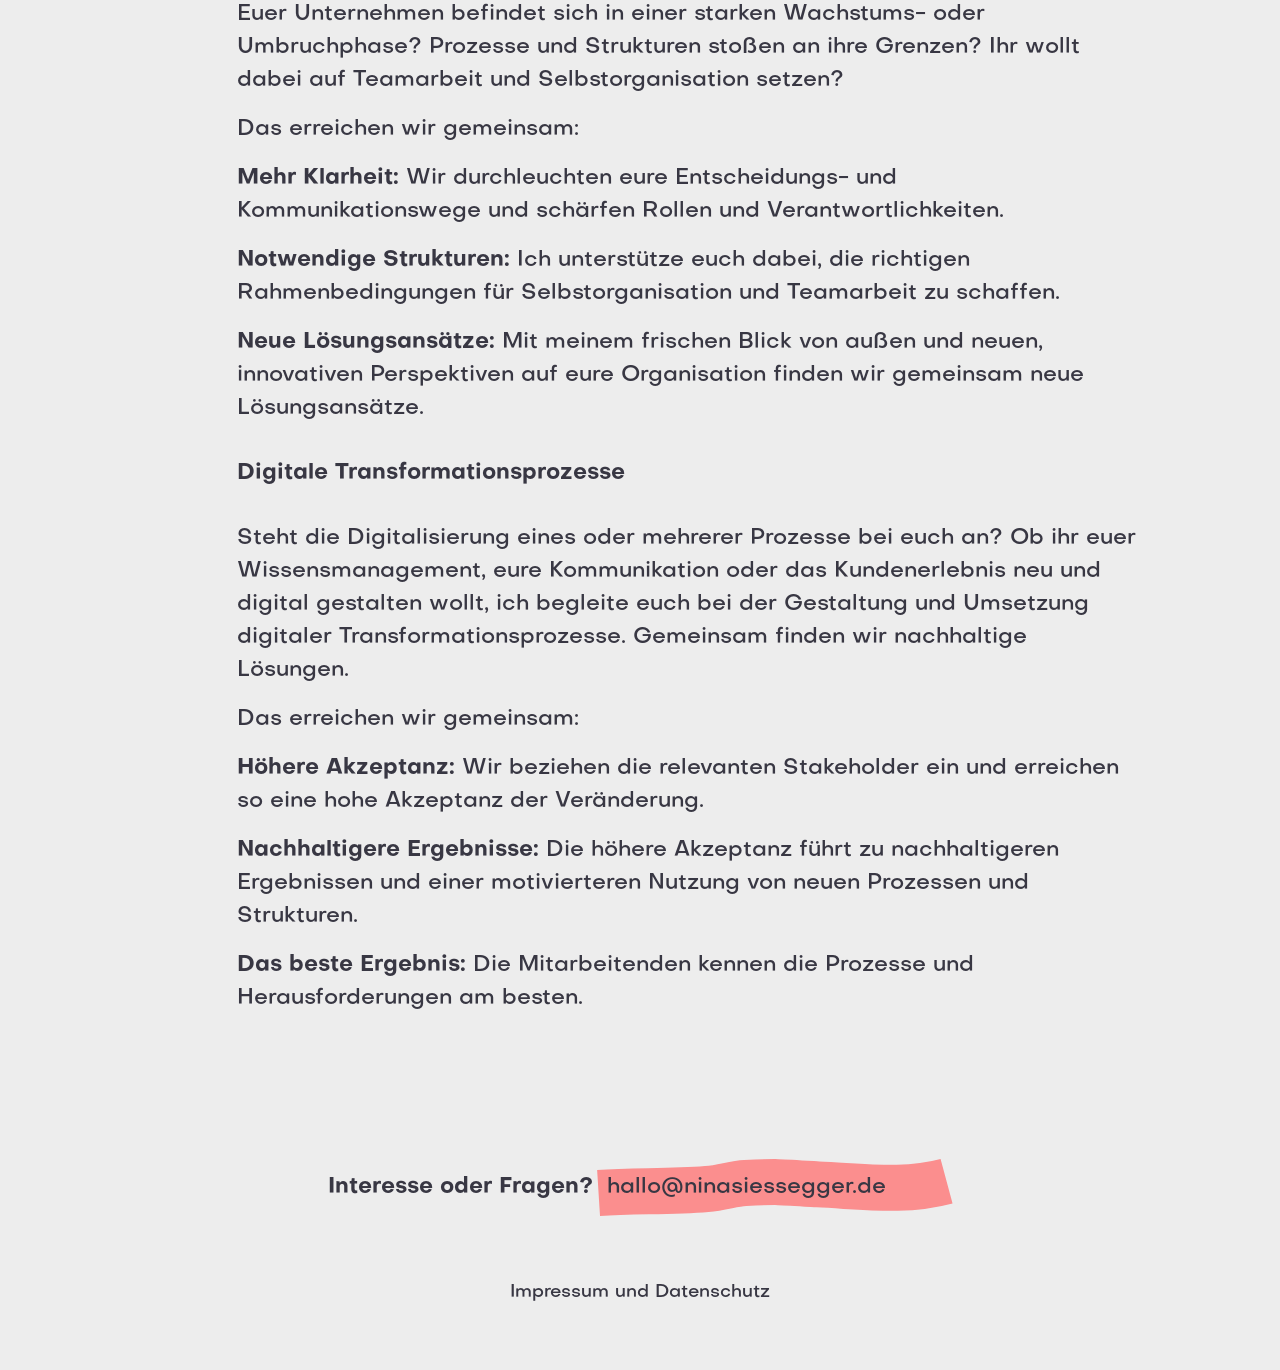
<file: agile-organisationsberatung/index.html>
<!DOCTYPE html>
<html >
<head><meta charset="utf-8">
<meta name="viewport" content="width=device-width, initial-scale=1">
<title>Agile Organisationsberatung</title>
<link rel="icon" type="image/x-icon" href="/favicon.ico">
<link rel="apple-touch-icon" type="image/png" sizes="180x180" href="/apple-touch-icon.png">
<link rel="icon" type="image/png" sizes="32x32" href="/favicon-32x32.png">
<link rel="icon" type="image/png" sizes="16x16" href="/favicon-16x316.png">
<link rel="manifest" href="/site.manifest">
<link rel="mask-icon" href="/safari-pinned-tab.svg" color="#5bbad5">
<meta property="og:site_name" content="Nina Siessegger - Organisations- und Teamentwicklung, Mediation">
<meta property="og:url" content="https://ninasiessegger.de">
<meta property="og:image" content="https://ninasiessegger.de/card.png">
<meta property="og:title" content="Agile Organisationsberatung">
<meta property="og:description" content="Als Organisationsberaterin unterstütze ich Unternehmen dabei, Veränderungsprozesse zu gestalten. Dabei arbeite ich gerne mit agilen Methoden. Mein Ziel ist es, langfristig die Fähigkeit zur kontinuierlichen Weiterentwicklung innerhalb der Organisation zu stärken.">
<meta name="description" content="Als Organisationsberaterin unterstütze ich Unternehmen dabei, Veränderungsprozesse zu gestalten. Dabei arbeite ich gerne mit agilen Methoden. Mein Ziel ist es, langfristig die Fähigkeit zur kontinuierlichen Weiterentwicklung innerhalb der Organisation zu stärken.">
<link rel="preload" as="fetch" crossorigin="anonymous" href="/agile-organisationsberatung/_payload.json">
<style>footer[data-v-6cc37941]{margin:8rem 0 4rem;text-align:center}footer a[data-v-6cc37941]{text-decoration:none}.footer-email[data-v-6cc37941]{display:flex;flex-wrap:wrap;justify-content:center}.question[data-v-6cc37941]{display:inline-block;padding-right:.25rem;padding-top:.75rem}.adress-container[data-v-6cc37941]{position:relative}.adress[data-v-6cc37941]{bottom:0;left:0;position:absolute;right:0;top:0;z-index:100}.adress a[data-v-6cc37941]{left:10px;padding-top:.75rem;position:absolute}.footer-links[data-v-6cc37941]{font-size:var(--fs-smaller);margin-top:3.25rem}footer .svg-container[data-v-6cc37941]{width:356px}footer svg path[data-v-6cc37941]{stroke:var(--red)}@media (max-width:1200px){footer .svg-container[data-v-6cc37941]{width:306px}}@media (max-width:1024px){footer[data-v-6cc37941]{margin:6rem 0 3rem}footer .svg-container[data-v-6cc37941]{width:264px}}@media (max-width:768px){footer[data-v-6cc37941]{margin:4rem 0 2rem}footer .svg-container[data-v-6cc37941]{width:246px}}@media (max-width:480px){footer[data-v-6cc37941]{margin:3rem 0 1.5rem}footer .svg-container[data-v-6cc37941]{width:214px}}</style>
<style>a[data-v-f01e6a6d]{text-decoration:none}li[data-v-f01e6a6d]{list-style:none}.navbar[data-v-f01e6a6d]{align-items:center;display:flex;justify-content:space-between;margin-bottom:6rem;padding:20px 0;position:relative;z-index:250}.navbar a[data-v-f01e6a6d]:visited{color:var(--black)}.navbar .logo svg path[data-v-f01e6a6d]{stroke:var(--red)}.logo[data-v-f01e6a6d],.logo-container[data-v-f01e6a6d]{order:1}.logo[data-v-f01e6a6d]{display:flex;font-size:var(--fs-biggest);font-weight:700}.forename[data-v-f01e6a6d]{padding-right:.125rem;padding-top:.25rem}.surname-container[data-v-f01e6a6d]{position:relative}.surname[data-v-f01e6a6d]{bottom:0;left:0;position:absolute;right:0;top:0;z-index:100}.surname span[data-v-f01e6a6d]{display:inline-block;padding-left:.75rem;padding-top:.25rem}.surname-container .svg-container[data-v-f01e6a6d]{width:254px}ul.nav-links[data-v-f01e6a6d]{padding-left:0}.menu[data-v-f01e6a6d]{display:flex;font-size:var(--fs-basic)}.menu li[data-v-f01e6a6d]{border-color:var(--gray);border-style:solid;border-width:0 0 3px;padding:0 14px}.language-switch a[data-v-f01e6a6d]:hover,.menu li[data-v-f01e6a6d]:hover{border-color:var(--blue);border-style:solid;border-width:0 0 3px;transition:.3s ease}.language-switch[data-v-f01e6a6d],.services[data-v-f01e6a6d]{position:relative}.dropdown[data-v-f01e6a6d]{background-color:var(--white);display:none;font-size:var(--fs-smaller);left:-14px;padding:1.25em 1em;position:absolute}.dropdown li+li[data-v-f01e6a6d]{margin-top:10px}.language-switch[data-v-f01e6a6d]{margin:1.25rem 0;order:3;text-transform:uppercase}.dropdown li[data-v-f01e6a6d]{border-color:var(--white);line-height:1.2;list-style-position:inside;list-style-type:square;padding:.125em 1em .125em .5em;text-align:left;width:16em}.services:hover .dropdown[data-v-f01e6a6d]{display:block}#menuToggle[data-v-f01e6a6d]{margin:0;order:2}#menuToggle .hamburger[data-v-f01e6a6d]{cursor:pointer;display:none;font-size:var(--fs-basic);height:32px;width:32px}#menuToggle span[data-v-f01e6a6d]{background:var(--black);border-radius:1px;display:block;height:4px;margin-bottom:5px;position:relative;transform-origin:63% 0;transition:transform .1s cubic-bezier(.77,.2,.05,1),opacity .15s ease;width:32px;z-index:1}#menuToggle span[data-v-f01e6a6d]:first-child{transform-origin:50% 0}#menuToggle span[data-v-f01e6a6d]:nth-last-child(2){transform-origin:63% 100%}#menuToggle a.is-active span[data-v-f01e6a6d]{opacity:1;transform:rotate(45deg) translate(-2px,-1px)}#menuToggle a.is-active span[data-v-f01e6a6d]:nth-last-child(3){opacity:0;transform:rotate(0deg) scale(.2)}#menuToggle a.is-active span[data-v-f01e6a6d]:nth-last-child(2){transform:rotate(-45deg) translateY(-1px)}@media (max-width:1200px){.surname-container .svg-container[data-v-f01e6a6d]{width:218px}}@media (max-width:1024px){.surname-container .svg-container[data-v-f01e6a6d]{width:204px}.navbar[data-v-f01e6a6d]{margin-bottom:5rem}}@media (max-width:960px){.navbar[data-v-f01e6a6d]{margin-bottom:4rem}.logo-container[data-v-f01e6a6d]{order:2}#menuToggle[data-v-f01e6a6d]{order:3}.menu[data-v-f01e6a6d]{background-color:var(--white);display:none;font-size:calc(var(--fs-basic)*1.25);left:0;margin-top:10px;padding:16px 0;position:absolute;right:0;text-align:center}.language-switch[data-v-f01e6a6d]{font-size:var(--fs-basic);font-weight:700;order:1;padding-bottom:.125rem}.menu li[data-v-f01e6a6d]{border-color:var(--white)}.menu li+li[data-v-f01e6a6d]{margin-top:12px}#menuToggle .hamburger[data-v-f01e6a6d],.menu.is-active[data-v-f01e6a6d]{display:block}.dropdown[data-v-f01e6a6d]{font-size:calc(var(--fs-basic)*1.125);left:auto;padding:.375em 0;position:relative}.dropdown li[data-v-f01e6a6d]{padding:0;text-align:center;width:auto}li.services .dropdown[data-v-f01e6a6d]{display:block}li.services[data-v-f01e6a6d]:hover{border-color:var(--white)}}@media (max-width:768px){.navbar[data-v-f01e6a6d]{margin-bottom:2rem}.surname-container .svg-container[data-v-f01e6a6d]{width:190px}.menu li+li[data-v-f01e6a6d]{margin-top:5px}}@media (max-width:480px){.navbar[data-v-f01e6a6d]{margin-bottom:.25rem}.surname-container .svg-container[data-v-f01e6a6d]{width:155px}#menuToggle .hamburger[data-v-f01e6a6d]{height:24px;padding-bottom:5px;width:24px}#menuToggle span[data-v-f01e6a6d]{height:3px;margin-bottom:4px;width:24px}.menu li[data-v-f01e6a6d],.menu li[data-v-f01e6a6d]:hover{border-width:0}}</style>
<style>.hg-marker .svg-container[data-v-2cc85ca5]{margin-top:3rem}@media (max-width:480px){.hg-marker .svg-container[data-v-2cc85ca5]{margin-top:5rem}}h3[data-v-2cc85ca5]{margin-bottom:2rem}p~h3[data-v-2cc85ca5]{margin-top:2rem}</style>
<style>/*! normalize.css v8.0.1 | MIT License | github.com/necolas/normalize.css */html{line-height:1.15;-webkit-text-size-adjust:100%}body{margin:0}main{display:block}h1{font-size:2em;margin:.67em 0}hr{box-sizing:content-box;height:0;overflow:visible}pre{font-family:monospace,monospace;font-size:1em}a{background-color:transparent}abbr[title]{border-bottom:none;text-decoration:underline;-webkit-text-decoration:underline dotted;text-decoration:underline dotted}b,strong{font-weight:bolder}code,kbd,samp{font-family:monospace,monospace;font-size:1em}small{font-size:80%}sub,sup{font-size:75%;line-height:0;position:relative;vertical-align:baseline}sub{bottom:-.25em}sup{top:-.5em}img{border-style:none}button,input,optgroup,select,textarea{font-family:inherit;font-size:100%;line-height:1.15;margin:0}button,input{overflow:visible}button,select{text-transform:none}[type=button],[type=reset],[type=submit],button{-webkit-appearance:button}[type=button]::-moz-focus-inner,[type=reset]::-moz-focus-inner,[type=submit]::-moz-focus-inner,button::-moz-focus-inner{border-style:none;padding:0}[type=button]:-moz-focusring,[type=reset]:-moz-focusring,[type=submit]:-moz-focusring,button:-moz-focusring{outline:1px dotted ButtonText}fieldset{padding:.35em .75em .625em}legend{box-sizing:border-box;color:inherit;display:table;max-width:100%;padding:0;white-space:normal}progress{vertical-align:baseline}textarea{overflow:auto}[type=checkbox],[type=radio]{box-sizing:border-box;padding:0}[type=number]::-webkit-inner-spin-button,[type=number]::-webkit-outer-spin-button{height:auto}[type=search]{-webkit-appearance:textfield;outline-offset:-2px}[type=search]::-webkit-search-decoration{-webkit-appearance:none}::-webkit-file-upload-button{-webkit-appearance:button;font:inherit}details{display:block}summary{display:list-item}[hidden],template{display:none}</style>
<style>:root{--white:#fff;--black:#383743;--gray:#ededed;--blue:#00f;--red:#fb8e8e;--fs-basic:1.5rem;--fs-smaller:1.25rem;--fs-big:1.75rem;--fs-bigger:2rem;--fs-biggest:2.25rem}@media (max-width:1520px){:root{--fs-basic:1.375rem;--fs-smaller:1.125rem;--fs-big:1.75rem;--fs-bigger:2rem;--fs-biggest:2.25rem}}@media (max-width:1310px){:root{--fs-big:1.5rem}}@media (max-width:1200px){:root{--fs-basic:1.25rem;--fs-smaller:1rem;--fs-big:1.375rem;--fs-bigger:1.75rem;--fs-biggest:2rem}}@media (max-width:1024px){:root{--fs-basic:1.125rem;--fs-smaller:0.875rem;--fs-big:1.25rem;--fs-bigger:1.625rem;--fs-biggest:1.875rem}}@media (max-width:768px){:root{--fs-basic:1rem;--fs-smaller:0.875rem;--fs-big:1.375rem;--fs-bigger:1.5rem;--fs-biggest:1.75rem}}@media (max-width:480px){:root{--fs-basic:0.875rem;--fs-smaller:0.75rem;--fs-big:1.125rem;--fs-bigger:1.25rem;--fs-biggest:1.375rem}}@font-face{font-family:Objectivity;font-style:normal;font-weight:500;src:url(/_nuxt/Objectivity-Medium.f69d1a04.woff2) format("woff2")}@font-face{font-family:Objectivity;font-style:normal;font-weight:700;src:url(/_nuxt/Objectivity-Bold.10502ff4.woff2) format("woff2")}html{font-size:16px;line-height:1.5;-webkit-font-smoothing:antialiased;-moz-osx-font-smoothing:grayscale}body{background-color:var(--gray);font-family:Objectivity,sans-serif;font-size:var(--fs-basic);font-weight:500}a,a:visited,body{color:var(--black)}.wrap{box-sizing:border-box;margin:0 auto;max-width:1440px}h1{font-size:var(--fs-biggest);margin-bottom:2rem;margin-top:0}h2{font-weight:500;letter-spacing:3px;margin-bottom:.25rem;text-transform:uppercase}h2,h3{font-size:var(--fs-basic)}h3{margin:0}h3,p~h2{font-weight:700}p~h2{font-size:var(--fs-bigger);letter-spacing:normal;margin:4rem 0 2rem;text-transform:none}p{margin:0 0 1rem}.btn{background-color:var(--blue);color:var(--white);display:inline-block;font-size:var(--fs-smaller);letter-spacing:.5px;padding:.75rem 3rem .5rem;text-align:center;text-decoration:none}a:hover.btn{font-weight:700}a:visited.btn{color:var(--white)}.hg-marker-container{height:auto;position:relative;width:100%;z-index:0}.hg-marker{bottom:0;left:0;position:absolute;right:0;top:0}.hg-marker-container svg path{stroke:var(--white)}.svg-container{height:auto;position:relative;width:100%;z-index:50}.svg-container svg{height:100%;width:100%}.col-xs,.col-xs-1,.col-xs-10,.col-xs-11,.col-xs-12,.col-xs-2,.col-xs-3,.col-xs-4,.col-xs-5,.col-xs-6,.col-xs-7,.col-xs-8,.col-xs-9{padding-left:1.125rem;padding-right:1.125rem}@media (max-width:768px){.container-fluid{padding-left:1.25rem;padding-right:1.25rem}h1{margin-bottom:1rem}p~h2{margin:2rem 0 1rem}}.z-100{position:relative;z-index:100}.responsive-img{height:auto;width:100%}.display-md,.display-none-md,.display-none-sm,.display-sm{display:none}@media (min-width:769px){.display-md{display:block}}@media (max-width:768px){.display-none-md{display:block}}@media (min-width:481px){.display-sm{display:block}}@media (max-width:480px){.display-none-sm{display:block}.display-none-md{display:none}}</style>
<style>.container,.container-fluid{margin-left:auto;margin-right:auto}.container-fluid{padding-left:2rem;padding-right:2rem}.row{box-sizing:border-box;display:flex;flex:0 1 auto;flex-direction:row;flex-wrap:wrap;margin-left:-.5rem;margin-right:-.5rem}.row.reverse{flex-direction:row-reverse}.col.reverse{flex-direction:column-reverse}.col-xs,.col-xs-1,.col-xs-10,.col-xs-11,.col-xs-12,.col-xs-2,.col-xs-3,.col-xs-4,.col-xs-5,.col-xs-6,.col-xs-7,.col-xs-8,.col-xs-9,.col-xs-offset-0,.col-xs-offset-1,.col-xs-offset-10,.col-xs-offset-11,.col-xs-offset-12,.col-xs-offset-2,.col-xs-offset-3,.col-xs-offset-4,.col-xs-offset-5,.col-xs-offset-6,.col-xs-offset-7,.col-xs-offset-8,.col-xs-offset-9{box-sizing:border-box;flex:0 0 auto;padding-left:.5rem;padding-right:.5rem}.col-xs{flex-basis:0;flex-grow:1;max-width:100%}.col-xs-1{flex-basis:8.33333333%;max-width:8.33333333%}.col-xs-2{flex-basis:16.66666667%;max-width:16.66666667%}.col-xs-3{flex-basis:25%;max-width:25%}.col-xs-4{flex-basis:33.33333333%;max-width:33.33333333%}.col-xs-5{flex-basis:41.66666667%;max-width:41.66666667%}.col-xs-6{flex-basis:50%;max-width:50%}.col-xs-7{flex-basis:58.33333333%;max-width:58.33333333%}.col-xs-8{flex-basis:66.66666667%;max-width:66.66666667%}.col-xs-9{flex-basis:75%;max-width:75%}.col-xs-10{flex-basis:83.33333333%;max-width:83.33333333%}.col-xs-11{flex-basis:91.66666667%;max-width:91.66666667%}.col-xs-12{flex-basis:100%;max-width:100%}.col-xs-offset-0{margin-left:0}.col-xs-offset-1{margin-left:8.33333333%}.col-xs-offset-2{margin-left:16.66666667%}.col-xs-offset-3{margin-left:25%}.col-xs-offset-4{margin-left:33.33333333%}.col-xs-offset-5{margin-left:41.66666667%}.col-xs-offset-6{margin-left:50%}.col-xs-offset-7{margin-left:58.33333333%}.col-xs-offset-8{margin-left:66.66666667%}.col-xs-offset-9{margin-left:75%}.col-xs-offset-10{margin-left:83.33333333%}.col-xs-offset-11{margin-left:91.66666667%}.start-xs{justify-content:flex-start;text-align:start}.center-xs{justify-content:center;text-align:center}.end-xs{justify-content:flex-end;text-align:end}.top-xs{align-items:flex-start}.middle-xs{align-items:center}.bottom-xs{align-items:flex-end}.around-xs{justify-content:space-around}.between-xs{justify-content:space-between}.first-xs{order:-1}.last-xs{order:1}@media only screen and (min-width:48em){.container{width:49rem}.col-sm,.col-sm-1,.col-sm-10,.col-sm-11,.col-sm-12,.col-sm-2,.col-sm-3,.col-sm-4,.col-sm-5,.col-sm-6,.col-sm-7,.col-sm-8,.col-sm-9,.col-sm-offset-0,.col-sm-offset-1,.col-sm-offset-10,.col-sm-offset-11,.col-sm-offset-12,.col-sm-offset-2,.col-sm-offset-3,.col-sm-offset-4,.col-sm-offset-5,.col-sm-offset-6,.col-sm-offset-7,.col-sm-offset-8,.col-sm-offset-9{box-sizing:border-box;flex:0 0 auto;padding-left:.5rem;padding-right:.5rem}.col-sm{flex-basis:0;flex-grow:1;max-width:100%}.col-sm-1{flex-basis:8.33333333%;max-width:8.33333333%}.col-sm-2{flex-basis:16.66666667%;max-width:16.66666667%}.col-sm-3{flex-basis:25%;max-width:25%}.col-sm-4{flex-basis:33.33333333%;max-width:33.33333333%}.col-sm-5{flex-basis:41.66666667%;max-width:41.66666667%}.col-sm-6{flex-basis:50%;max-width:50%}.col-sm-7{flex-basis:58.33333333%;max-width:58.33333333%}.col-sm-8{flex-basis:66.66666667%;max-width:66.66666667%}.col-sm-9{flex-basis:75%;max-width:75%}.col-sm-10{flex-basis:83.33333333%;max-width:83.33333333%}.col-sm-11{flex-basis:91.66666667%;max-width:91.66666667%}.col-sm-12{flex-basis:100%;max-width:100%}.col-sm-offset-0{margin-left:0}.col-sm-offset-1{margin-left:8.33333333%}.col-sm-offset-2{margin-left:16.66666667%}.col-sm-offset-3{margin-left:25%}.col-sm-offset-4{margin-left:33.33333333%}.col-sm-offset-5{margin-left:41.66666667%}.col-sm-offset-6{margin-left:50%}.col-sm-offset-7{margin-left:58.33333333%}.col-sm-offset-8{margin-left:66.66666667%}.col-sm-offset-9{margin-left:75%}.col-sm-offset-10{margin-left:83.33333333%}.col-sm-offset-11{margin-left:91.66666667%}.start-sm{justify-content:flex-start;text-align:start}.center-sm{justify-content:center;text-align:center}.end-sm{justify-content:flex-end;text-align:end}.top-sm{align-items:flex-start}.middle-sm{align-items:center}.bottom-sm{align-items:flex-end}.around-sm{justify-content:space-around}.between-sm{justify-content:space-between}.first-sm{order:-1}.last-sm{order:1}}@media only screen and (min-width:64em){.container{width:65rem}.col-md,.col-md-1,.col-md-10,.col-md-11,.col-md-12,.col-md-2,.col-md-3,.col-md-4,.col-md-5,.col-md-6,.col-md-7,.col-md-8,.col-md-9,.col-md-offset-0,.col-md-offset-1,.col-md-offset-10,.col-md-offset-11,.col-md-offset-12,.col-md-offset-2,.col-md-offset-3,.col-md-offset-4,.col-md-offset-5,.col-md-offset-6,.col-md-offset-7,.col-md-offset-8,.col-md-offset-9{box-sizing:border-box;flex:0 0 auto;padding-left:.5rem;padding-right:.5rem}.col-md{flex-basis:0;flex-grow:1;max-width:100%}.col-md-1{flex-basis:8.33333333%;max-width:8.33333333%}.col-md-2{flex-basis:16.66666667%;max-width:16.66666667%}.col-md-3{flex-basis:25%;max-width:25%}.col-md-4{flex-basis:33.33333333%;max-width:33.33333333%}.col-md-5{flex-basis:41.66666667%;max-width:41.66666667%}.col-md-6{flex-basis:50%;max-width:50%}.col-md-7{flex-basis:58.33333333%;max-width:58.33333333%}.col-md-8{flex-basis:66.66666667%;max-width:66.66666667%}.col-md-9{flex-basis:75%;max-width:75%}.col-md-10{flex-basis:83.33333333%;max-width:83.33333333%}.col-md-11{flex-basis:91.66666667%;max-width:91.66666667%}.col-md-12{flex-basis:100%;max-width:100%}.col-md-offset-0{margin-left:0}.col-md-offset-1{margin-left:8.33333333%}.col-md-offset-2{margin-left:16.66666667%}.col-md-offset-3{margin-left:25%}.col-md-offset-4{margin-left:33.33333333%}.col-md-offset-5{margin-left:41.66666667%}.col-md-offset-6{margin-left:50%}.col-md-offset-7{margin-left:58.33333333%}.col-md-offset-8{margin-left:66.66666667%}.col-md-offset-9{margin-left:75%}.col-md-offset-10{margin-left:83.33333333%}.col-md-offset-11{margin-left:91.66666667%}.start-md{justify-content:flex-start;text-align:start}.center-md{justify-content:center;text-align:center}.end-md{justify-content:flex-end;text-align:end}.top-md{align-items:flex-start}.middle-md{align-items:center}.bottom-md{align-items:flex-end}.around-md{justify-content:space-around}.between-md{justify-content:space-between}.first-md{order:-1}.last-md{order:1}}@media only screen and (min-width:75em){.container{width:76rem}.col-lg,.col-lg-1,.col-lg-10,.col-lg-11,.col-lg-12,.col-lg-2,.col-lg-3,.col-lg-4,.col-lg-5,.col-lg-6,.col-lg-7,.col-lg-8,.col-lg-9,.col-lg-offset-0,.col-lg-offset-1,.col-lg-offset-10,.col-lg-offset-11,.col-lg-offset-12,.col-lg-offset-2,.col-lg-offset-3,.col-lg-offset-4,.col-lg-offset-5,.col-lg-offset-6,.col-lg-offset-7,.col-lg-offset-8,.col-lg-offset-9{box-sizing:border-box;flex:0 0 auto;padding-left:.5rem;padding-right:.5rem}.col-lg{flex-basis:0;flex-grow:1;max-width:100%}.col-lg-1{flex-basis:8.33333333%;max-width:8.33333333%}.col-lg-2{flex-basis:16.66666667%;max-width:16.66666667%}.col-lg-3{flex-basis:25%;max-width:25%}.col-lg-4{flex-basis:33.33333333%;max-width:33.33333333%}.col-lg-5{flex-basis:41.66666667%;max-width:41.66666667%}.col-lg-6{flex-basis:50%;max-width:50%}.col-lg-7{flex-basis:58.33333333%;max-width:58.33333333%}.col-lg-8{flex-basis:66.66666667%;max-width:66.66666667%}.col-lg-9{flex-basis:75%;max-width:75%}.col-lg-10{flex-basis:83.33333333%;max-width:83.33333333%}.col-lg-11{flex-basis:91.66666667%;max-width:91.66666667%}.col-lg-12{flex-basis:100%;max-width:100%}.col-lg-offset-0{margin-left:0}.col-lg-offset-1{margin-left:8.33333333%}.col-lg-offset-2{margin-left:16.66666667%}.col-lg-offset-3{margin-left:25%}.col-lg-offset-4{margin-left:33.33333333%}.col-lg-offset-5{margin-left:41.66666667%}.col-lg-offset-6{margin-left:50%}.col-lg-offset-7{margin-left:58.33333333%}.col-lg-offset-8{margin-left:66.66666667%}.col-lg-offset-9{margin-left:75%}.col-lg-offset-10{margin-left:83.33333333%}.col-lg-offset-11{margin-left:91.66666667%}.start-lg{justify-content:flex-start;text-align:start}.center-lg{justify-content:center;text-align:center}.end-lg{justify-content:flex-end;text-align:end}.top-lg{align-items:flex-start}.middle-lg{align-items:center}.bottom-lg{align-items:flex-end}.around-lg{justify-content:space-around}.between-lg{justify-content:space-between}.first-lg{order:-1}.last-lg{order:1}}</style>
<link rel="stylesheet" href="/_nuxt/entry.51de2469.css">
<link rel="modulepreload" as="script" crossorigin href="/_nuxt/entry.79f37cee.js">
<link rel="modulepreload" as="script" crossorigin href="/_nuxt/default.07d215e4.js">
<link rel="modulepreload" as="script" crossorigin href="/_nuxt/index.95f2040e.js">
<link rel="modulepreload" as="script" crossorigin href="/_nuxt/vue.f36acd1f.494dcfe6.js">
<link rel="modulepreload" as="script" crossorigin href="/_nuxt/nuxt-link.e6f1a1de.js">
<link rel="modulepreload" as="script" crossorigin href="/_nuxt/agile-organisationsberatung.a260a54f.js">
<link rel="prefetch" as="script" crossorigin href="/_nuxt/error-404.f7ab8a95.js">
<link rel="prefetch" as="script" crossorigin href="/_nuxt/error-500.0bfee820.js">
<script type="module" src="/_nuxt/entry.79f37cee.js" crossorigin></script></head>
<body ><div id="__nuxt"><div class="wrap container-fluid"><nav class="navbar" data-v-f01e6a6d><a href="/" class="navbar-item logo-container" data-v-f01e6a6d><div class="logo" data-v-f01e6a6d><div class="forename" data-v-f01e6a6d>Nina</div><div class="surname-container" data-v-f01e6a6d><div class="surname" data-v-f01e6a6d><span data-v-f01e6a6d>Siessegger</span></div><div class="svg-container" data-v-f01e6a6d><svg xmlns="http://www.w3.org/2000/svg" viewBox="0 0 254 58" fill="none" data-v-f01e6a6d><path stroke-width="46" d="M2.095 34.601c49.889-4.544 77.594-9.218 100.442-4.84 6.602 1.265 22.442-1.614 30.973-1.583 5.552.02 37.377-8.735 58.793-2.674 18.497 5.235 41.096 1.184 57.689 4.027" data-v-f01e6a6d></path></svg></div></div></div></a><div id="menuToggle" class="nav-links" data-v-f01e6a6d><a role="button" data-target="menu" aria-label="menu" aria-expanded="false" class="hamburger" data-v-f01e6a6d><span aria-hidden="true" data-v-f01e6a6d></span><span aria-hidden="true" data-v-f01e6a6d></span><span aria-hidden="true" data-v-f01e6a6d></span></a><ul id="menu" class="menu" data-v-f01e6a6d><li class="services" data-v-f01e6a6d><a href="/" class="" data-v-f01e6a6d> Mein Angebot </a><ul class="dropdown" data-v-f01e6a6d><li data-v-f01e6a6d><a aria-current="page" href="/agile-organisationsberatung" class="router-link-active router-link-exact-active" data-v-f01e6a6d> Agile Organisationsberatung </a></li><li data-v-f01e6a6d><a href="/teamentwicklung" class="" data-v-f01e6a6d> Teamentwicklung </a></li><li data-v-f01e6a6d><a href="/konfliktmanagement" class="" data-v-f01e6a6d> Konfliktmanagement </a></li><li data-v-f01e6a6d><a href="/leadership-coaching" class="" data-v-f01e6a6d> Leadership Coaching </a></li><li data-v-f01e6a6d><a href="/inqa-coaching" class="" data-v-f01e6a6d> INQA: Förderung für KMU </a></li></ul></li><li data-v-f01e6a6d><a href="/ueber-mich" class="" data-v-f01e6a6d> Über mich </a></li><li data-v-f01e6a6d><a href="/wie-ich-arbeite" class="" data-v-f01e6a6d> Wie ich arbeite </a></li><li data-v-f01e6a6d><a href="/kontakt" class="" data-v-f01e6a6d> Kontakt </a></li></ul></div></nav><main><!--[--><div class="row" data-v-2cc85ca5><div class="col-xs-12 col-md-offset-1 col-lg-offset-2 col-lg-9 col-md-10" data-v-2cc85ca5><h2 class="z-100" data-v-2cc85ca5> Mein Angebot </h2><h1 class="z-100" data-v-2cc85ca5> Agile Organisationsberatung </h1><h3 class="z-100" data-v-2cc85ca5>Nachhaltige Veränderungsprozesse gestalten und zukunftsfähige Organisationen entwickeln</h3><p class="z-100" data-v-2cc85ca5>In einer Welt im Wandel sind Organisationen, die schnell auf Veränderungen reagieren können, wichtiger denn je. Die zunehmende Komplexität und Geschwindigkeit stellt Unternehmen und ihre Mitarbeitende vor neue Herausforderungen.</p><p class="z-100" data-v-2cc85ca5>Als Organisationsberaterin unterstütze ich insbesondere kleine und mittlere Unternehmen dabei, diesen Herausforderungen wirksam zu begegnen und sich weiterzuentwickeln.</p><h2 class="z-100" data-v-2cc85ca5>Mein Ansatz</h2><p class="z-100" data-v-2cc85ca5><b data-v-2cc85ca5>Partizipativ: </b>Ich glaube daran, dass Veränderungen am nachhaltigsten sind, wenn sie gemeinschaftlich gestaltet werden. Daher arbeite ich eng mit allen Stakeholdern zusammen, um die unterschiedlichen Perspektiven und Erfahrungen einzubeziehen.</p><p class="z-100" data-v-2cc85ca5><b data-v-2cc85ca5>Iterativ: </b>Veränderungen werden schrittweise und kontinuierlich umgesetzt, Feedback wird in den Entwicklungsprozess integriert. Dieser Ansatz der Organisationsentwicklung ermöglicht eine organische Entwicklung und bedarf keines umfangreichen Transformationsprojekts.</p><p class="z-100" data-v-2cc85ca5><b data-v-2cc85ca5>Individuell: </b>Ich verkaufe keine Frameworks oder bestimmte Methoden. Gemeinsam mit euch erarbeite ich individuelle Lösungen, die perfekt zu euren Herausforderungen und Zielen passen. Dabei bringe ich meine jahrelange Erfahrung in der Arbeit in und mit agilen Teams und Unternehmen ein.</p><p class="z-100" data-v-2cc85ca5><b data-v-2cc85ca5>Wirkungsvoll: </b>Mein Ziel ist es, die Fähigkeit zur kontinuierlichen Weiterentwicklung innerhalb der Organisation zu stärken und flexibel auf Veränderungen reagieren zu können.</p><h2 class="z-100" data-v-2cc85ca5>Meine Leistungen</h2><h3 class="z-100" data-v-2cc85ca5>Die Organisation weiterentwickeln</h3><p class="z-100" data-v-2cc85ca5>Euer Unternehmen befindet sich in einer starken Wachstums- oder Umbruchphase? Prozesse und Strukturen stoßen an ihre Grenzen? Ihr wollt dabei auf Teamarbeit und Selbstorganisation setzen?</p><p class="z-100" data-v-2cc85ca5>Das erreichen wir gemeinsam:</p><p class="z-100" data-v-2cc85ca5><b data-v-2cc85ca5>Mehr Klarheit: </b>Wir durchleuchten eure Entscheidungs- und Kommunikationswege und schärfen Rollen und Verantwortlichkeiten.</p><p class="z-100" data-v-2cc85ca5><b data-v-2cc85ca5>Notwendige Strukturen: </b>Ich unterstütze euch dabei, die richtigen Rahmenbedingungen für Selbstorganisation und Teamarbeit zu schaffen.</p><p class="z-100" data-v-2cc85ca5><b data-v-2cc85ca5>Neue Lösungsansätze: </b>Mit meinem frischen Blick von außen und neuen, innovativen Perspektiven auf eure Organisation finden wir gemeinsam neue Lösungsansätze.</p><h3 class="z-100" data-v-2cc85ca5> Digitale Transformationsprozesse</h3><p class="z-100" data-v-2cc85ca5>Steht die Digitalisierung eines oder mehrerer Prozesse bei euch an? Ob ihr euer Wissensmanagement, eure Kommunikation oder das Kundenerlebnis neu und digital gestalten wollt, ich begleite euch bei der Gestaltung und Umsetzung digitaler Transformationsprozesse. Gemeinsam finden wir nachhaltige Lösungen.</p><p class="z-100" data-v-2cc85ca5>Das erreichen wir gemeinsam:</p><p class="z-100" data-v-2cc85ca5><b data-v-2cc85ca5>Höhere Akzeptanz: </b>Wir beziehen die relevanten Stakeholder ein und erreichen so eine hohe Akzeptanz der Veränderung.</p><p class="z-100" data-v-2cc85ca5><b data-v-2cc85ca5>Nachhaltigere Ergebnisse: </b>Die höhere Akzeptanz führt zu nachhaltigeren Ergebnissen und einer motivierteren Nutzung von neuen Prozessen und Strukturen.</p><p class="z-100" data-v-2cc85ca5><b data-v-2cc85ca5>Das beste Ergebnis: </b>Die Mitarbeitenden kennen die Prozesse und Herausforderungen am besten.</p></div></div><!--]--></main><footer data-v-6cc37941><div class="footer-email z-100" data-v-6cc37941><strong class="question" data-v-6cc37941>Interesse oder Fragen?</strong><div class="adress-container" data-v-6cc37941><div class="adress" data-v-6cc37941><a href="mailto:hallo@ninasiessegger.de" data-v-6cc37941> hallo@ninasiessegger.de </a></div><div class="svg-container" data-v-6cc37941><svg xmlns="http://www.w3.org/2000/svg" width="100%" height="100%" viewBox="0 0 356 57" fill="none" data-v-6cc37941><path stroke-width="46" d="M1.564 34c37.565-2.352 70.75-.994 108.269-4 16.05-1.286 26.167-5.443 38.386-6 32.992-1.504 34.483-1.198 72.791 1.391 50.207 2.394 87.76 7.818 128.554-3.169" data-v-6cc37941></path></svg></div></div></div><div class="footer-links" data-v-6cc37941><a href="/impressum" class="" data-v-6cc37941> Impressum </a> und <a href="/datenschutz" class="" data-v-6cc37941> Datenschutz </a></div></footer></div></div><script type="application/json" id="__NUXT_DATA__" data-ssr="true" data-src="/agile-organisationsberatung/_payload.json">[{"state":1,"_errors":3,"serverRendered":5,"path":6,"prerenderedAt":7},["Reactive",2],{},["Reactive",4],{},true,"/agile-organisationsberatung",1711448227379]</script>
<script>window.__NUXT__={};window.__NUXT__.config={public:{},app:{baseURL:"/",buildAssetsDir:"/_nuxt/",cdnURL:""}}</script></body>
</html>
</file>
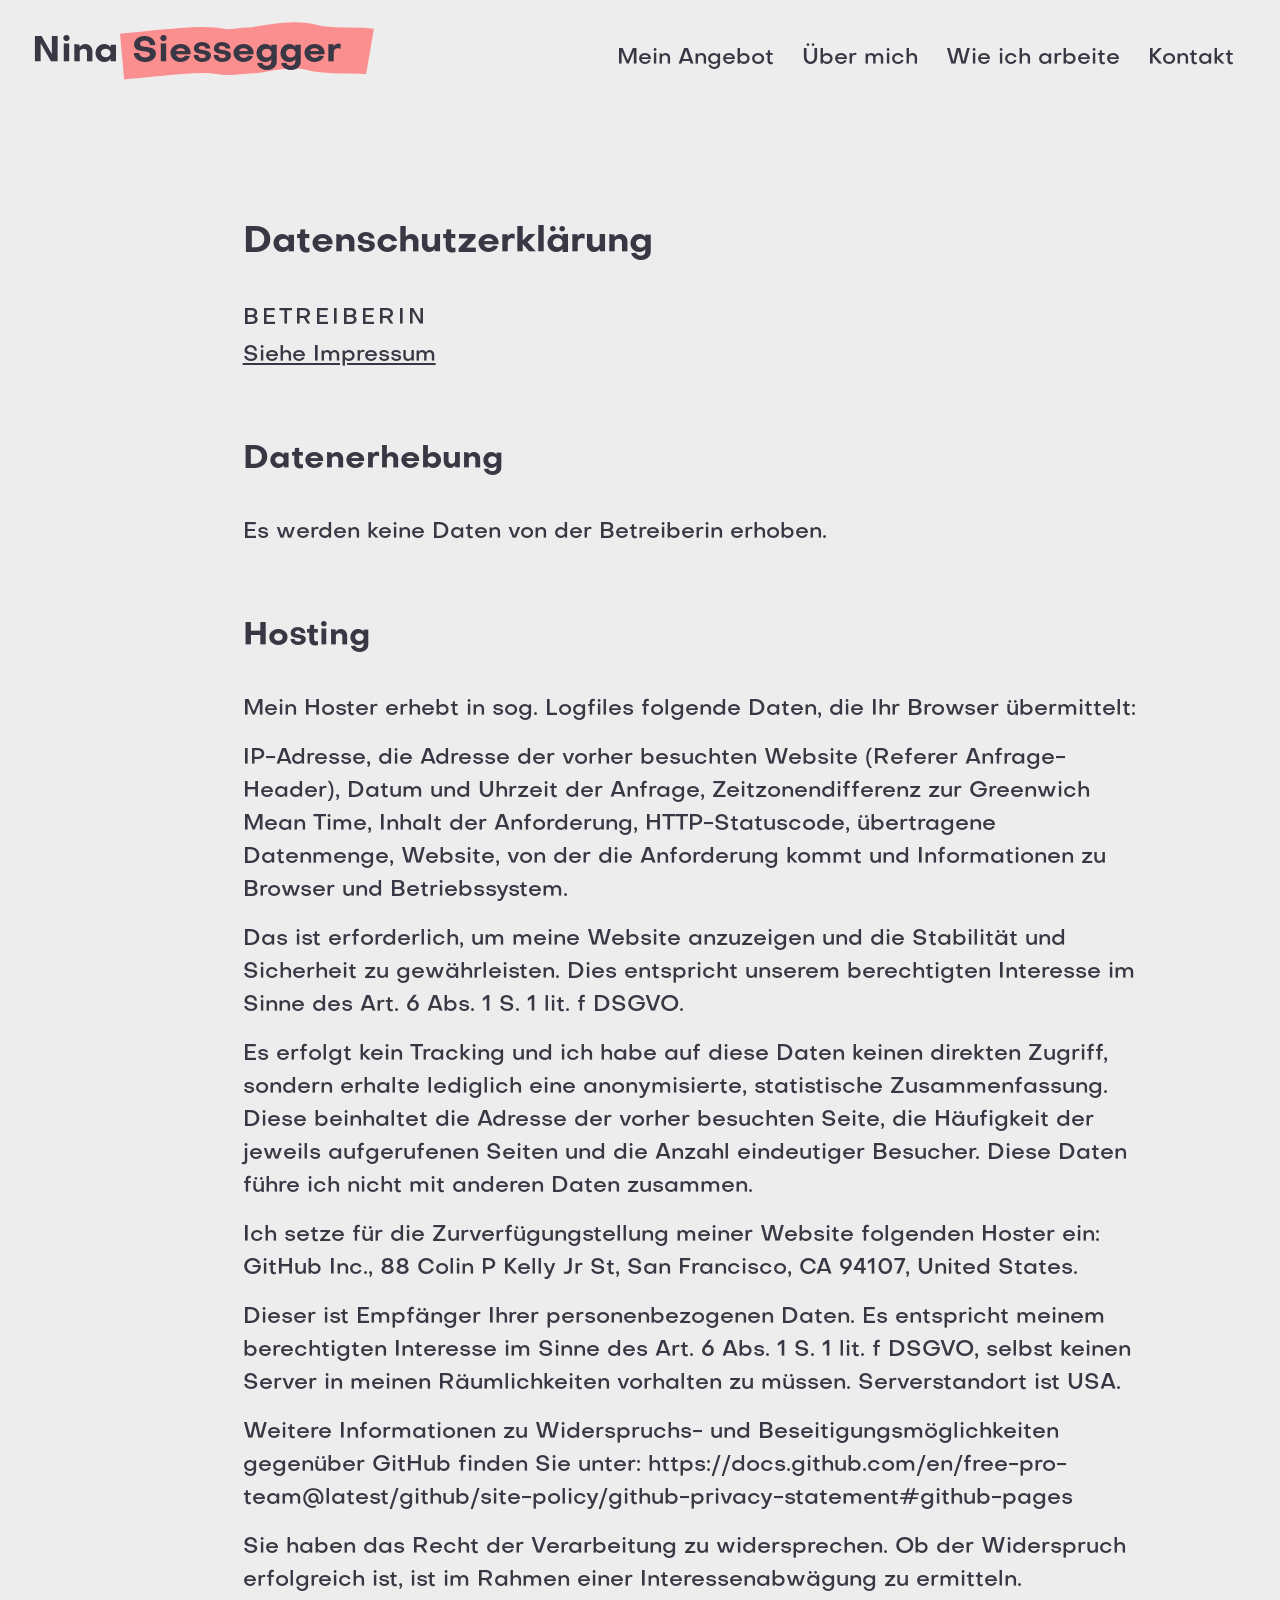
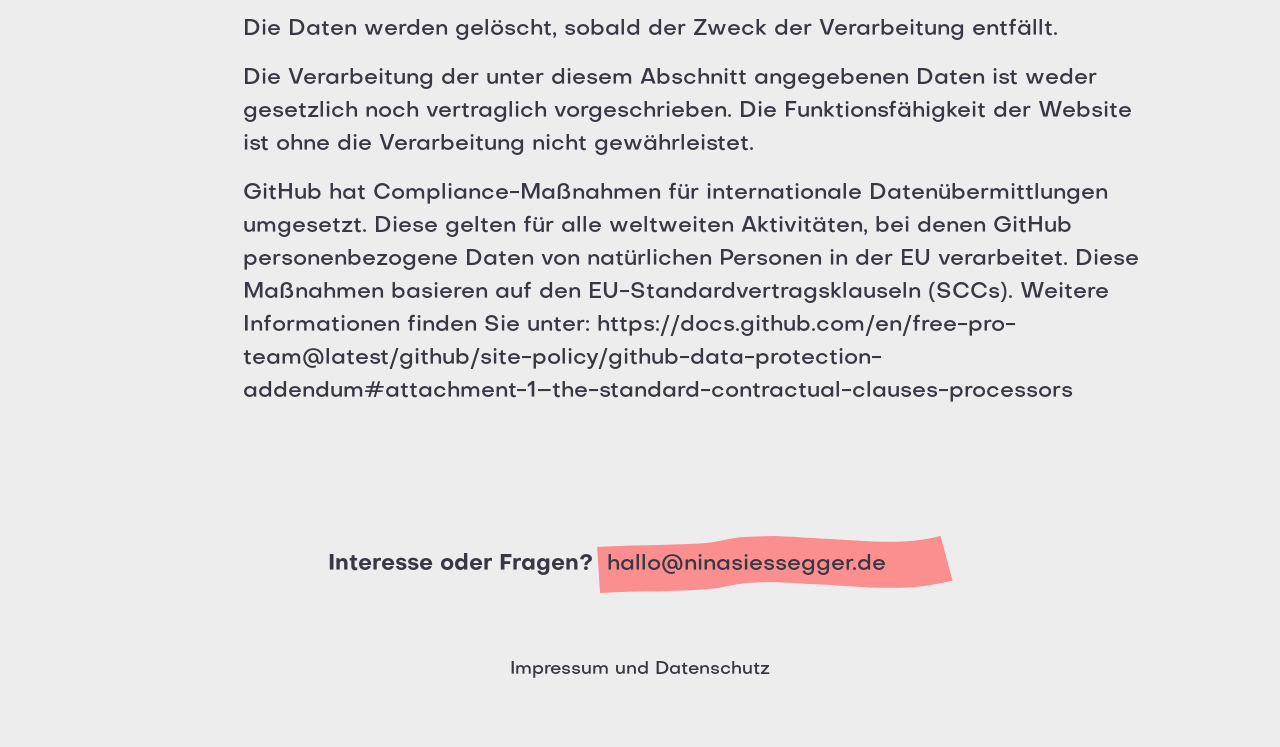
<file: datenschutz/index.html>
<!DOCTYPE html>
<html >
<head><meta charset="utf-8">
<meta name="viewport" content="width=device-width, initial-scale=1">
<title>Nina Siessegger - Organisations- und Teamentwicklung, Mediation</title>
<link rel="icon" type="image/x-icon" href="/favicon.ico">
<link rel="apple-touch-icon" type="image/png" sizes="180x180" href="/apple-touch-icon.png">
<link rel="icon" type="image/png" sizes="32x32" href="/favicon-32x32.png">
<link rel="icon" type="image/png" sizes="16x16" href="/favicon-16x316.png">
<link rel="manifest" href="/site.manifest">
<link rel="mask-icon" href="/safari-pinned-tab.svg" color="#5bbad5">
<meta property="og:title" content="Nina Siessegger - Organisations- und Teamentwicklung, Mediation">
<meta property="og:description" content="Ich begleite Teams, Gruppen und Organisationen in Veränderungs, Lern- und Entwicklungsprozessen.">
<meta name="description" content="Ich begleite Teams, Gruppen und Organisationen in Veränderungs, Lern- und Entwicklungsprozessen.">
<meta property="og:site_name" content="Nina Siessegger - Organisations- und Teamentwicklung, Mediation">
<meta property="og:url" content="https://ninasiessegger.de">
<meta property="og:image" content="https://ninasiessegger.de/card.png">
<meta name="robots" content="noindex, nofollow">
<link rel="preload" as="fetch" crossorigin="anonymous" href="/datenschutz/_payload.json">
<style>footer[data-v-6cc37941]{margin:8rem 0 4rem;text-align:center}footer a[data-v-6cc37941]{text-decoration:none}.footer-email[data-v-6cc37941]{display:flex;flex-wrap:wrap;justify-content:center}.question[data-v-6cc37941]{display:inline-block;padding-right:.25rem;padding-top:.75rem}.adress-container[data-v-6cc37941]{position:relative}.adress[data-v-6cc37941]{bottom:0;left:0;position:absolute;right:0;top:0;z-index:100}.adress a[data-v-6cc37941]{left:10px;padding-top:.75rem;position:absolute}.footer-links[data-v-6cc37941]{font-size:var(--fs-smaller);margin-top:3.25rem}footer .svg-container[data-v-6cc37941]{width:356px}footer svg path[data-v-6cc37941]{stroke:var(--red)}@media (max-width:1200px){footer .svg-container[data-v-6cc37941]{width:306px}}@media (max-width:1024px){footer[data-v-6cc37941]{margin:6rem 0 3rem}footer .svg-container[data-v-6cc37941]{width:264px}}@media (max-width:768px){footer[data-v-6cc37941]{margin:4rem 0 2rem}footer .svg-container[data-v-6cc37941]{width:246px}}@media (max-width:480px){footer[data-v-6cc37941]{margin:3rem 0 1.5rem}footer .svg-container[data-v-6cc37941]{width:214px}}</style>
<style>a[data-v-f01e6a6d]{text-decoration:none}li[data-v-f01e6a6d]{list-style:none}.navbar[data-v-f01e6a6d]{align-items:center;display:flex;justify-content:space-between;margin-bottom:6rem;padding:20px 0;position:relative;z-index:250}.navbar a[data-v-f01e6a6d]:visited{color:var(--black)}.navbar .logo svg path[data-v-f01e6a6d]{stroke:var(--red)}.logo[data-v-f01e6a6d],.logo-container[data-v-f01e6a6d]{order:1}.logo[data-v-f01e6a6d]{display:flex;font-size:var(--fs-biggest);font-weight:700}.forename[data-v-f01e6a6d]{padding-right:.125rem;padding-top:.25rem}.surname-container[data-v-f01e6a6d]{position:relative}.surname[data-v-f01e6a6d]{bottom:0;left:0;position:absolute;right:0;top:0;z-index:100}.surname span[data-v-f01e6a6d]{display:inline-block;padding-left:.75rem;padding-top:.25rem}.surname-container .svg-container[data-v-f01e6a6d]{width:254px}ul.nav-links[data-v-f01e6a6d]{padding-left:0}.menu[data-v-f01e6a6d]{display:flex;font-size:var(--fs-basic)}.menu li[data-v-f01e6a6d]{border-color:var(--gray);border-style:solid;border-width:0 0 3px;padding:0 14px}.language-switch a[data-v-f01e6a6d]:hover,.menu li[data-v-f01e6a6d]:hover{border-color:var(--blue);border-style:solid;border-width:0 0 3px;transition:.3s ease}.language-switch[data-v-f01e6a6d],.services[data-v-f01e6a6d]{position:relative}.dropdown[data-v-f01e6a6d]{background-color:var(--white);display:none;font-size:var(--fs-smaller);left:-14px;padding:1.25em 1em;position:absolute}.dropdown li+li[data-v-f01e6a6d]{margin-top:10px}.language-switch[data-v-f01e6a6d]{margin:1.25rem 0;order:3;text-transform:uppercase}.dropdown li[data-v-f01e6a6d]{border-color:var(--white);line-height:1.2;list-style-position:inside;list-style-type:square;padding:.125em 1em .125em .5em;text-align:left;width:16em}.services:hover .dropdown[data-v-f01e6a6d]{display:block}#menuToggle[data-v-f01e6a6d]{margin:0;order:2}#menuToggle .hamburger[data-v-f01e6a6d]{cursor:pointer;display:none;font-size:var(--fs-basic);height:32px;width:32px}#menuToggle span[data-v-f01e6a6d]{background:var(--black);border-radius:1px;display:block;height:4px;margin-bottom:5px;position:relative;transform-origin:63% 0;transition:transform .1s cubic-bezier(.77,.2,.05,1),opacity .15s ease;width:32px;z-index:1}#menuToggle span[data-v-f01e6a6d]:first-child{transform-origin:50% 0}#menuToggle span[data-v-f01e6a6d]:nth-last-child(2){transform-origin:63% 100%}#menuToggle a.is-active span[data-v-f01e6a6d]{opacity:1;transform:rotate(45deg) translate(-2px,-1px)}#menuToggle a.is-active span[data-v-f01e6a6d]:nth-last-child(3){opacity:0;transform:rotate(0deg) scale(.2)}#menuToggle a.is-active span[data-v-f01e6a6d]:nth-last-child(2){transform:rotate(-45deg) translateY(-1px)}@media (max-width:1200px){.surname-container .svg-container[data-v-f01e6a6d]{width:218px}}@media (max-width:1024px){.surname-container .svg-container[data-v-f01e6a6d]{width:204px}.navbar[data-v-f01e6a6d]{margin-bottom:5rem}}@media (max-width:960px){.navbar[data-v-f01e6a6d]{margin-bottom:4rem}.logo-container[data-v-f01e6a6d]{order:2}#menuToggle[data-v-f01e6a6d]{order:3}.menu[data-v-f01e6a6d]{background-color:var(--white);display:none;font-size:calc(var(--fs-basic)*1.25);left:0;margin-top:10px;padding:16px 0;position:absolute;right:0;text-align:center}.language-switch[data-v-f01e6a6d]{font-size:var(--fs-basic);font-weight:700;order:1;padding-bottom:.125rem}.menu li[data-v-f01e6a6d]{border-color:var(--white)}.menu li+li[data-v-f01e6a6d]{margin-top:12px}#menuToggle .hamburger[data-v-f01e6a6d],.menu.is-active[data-v-f01e6a6d]{display:block}.dropdown[data-v-f01e6a6d]{font-size:calc(var(--fs-basic)*1.125);left:auto;padding:.375em 0;position:relative}.dropdown li[data-v-f01e6a6d]{padding:0;text-align:center;width:auto}li.services .dropdown[data-v-f01e6a6d]{display:block}li.services[data-v-f01e6a6d]:hover{border-color:var(--white)}}@media (max-width:768px){.navbar[data-v-f01e6a6d]{margin-bottom:2rem}.surname-container .svg-container[data-v-f01e6a6d]{width:190px}.menu li+li[data-v-f01e6a6d]{margin-top:5px}}@media (max-width:480px){.navbar[data-v-f01e6a6d]{margin-bottom:.25rem}.surname-container .svg-container[data-v-f01e6a6d]{width:155px}#menuToggle .hamburger[data-v-f01e6a6d]{height:24px;padding-bottom:5px;width:24px}#menuToggle span[data-v-f01e6a6d]{height:3px;margin-bottom:4px;width:24px}.menu li[data-v-f01e6a6d],.menu li[data-v-f01e6a6d]:hover{border-width:0}}</style>
<style>/*! normalize.css v8.0.1 | MIT License | github.com/necolas/normalize.css */html{line-height:1.15;-webkit-text-size-adjust:100%}body{margin:0}main{display:block}h1{font-size:2em;margin:.67em 0}hr{box-sizing:content-box;height:0;overflow:visible}pre{font-family:monospace,monospace;font-size:1em}a{background-color:transparent}abbr[title]{border-bottom:none;text-decoration:underline;-webkit-text-decoration:underline dotted;text-decoration:underline dotted}b,strong{font-weight:bolder}code,kbd,samp{font-family:monospace,monospace;font-size:1em}small{font-size:80%}sub,sup{font-size:75%;line-height:0;position:relative;vertical-align:baseline}sub{bottom:-.25em}sup{top:-.5em}img{border-style:none}button,input,optgroup,select,textarea{font-family:inherit;font-size:100%;line-height:1.15;margin:0}button,input{overflow:visible}button,select{text-transform:none}[type=button],[type=reset],[type=submit],button{-webkit-appearance:button}[type=button]::-moz-focus-inner,[type=reset]::-moz-focus-inner,[type=submit]::-moz-focus-inner,button::-moz-focus-inner{border-style:none;padding:0}[type=button]:-moz-focusring,[type=reset]:-moz-focusring,[type=submit]:-moz-focusring,button:-moz-focusring{outline:1px dotted ButtonText}fieldset{padding:.35em .75em .625em}legend{box-sizing:border-box;color:inherit;display:table;max-width:100%;padding:0;white-space:normal}progress{vertical-align:baseline}textarea{overflow:auto}[type=checkbox],[type=radio]{box-sizing:border-box;padding:0}[type=number]::-webkit-inner-spin-button,[type=number]::-webkit-outer-spin-button{height:auto}[type=search]{-webkit-appearance:textfield;outline-offset:-2px}[type=search]::-webkit-search-decoration{-webkit-appearance:none}::-webkit-file-upload-button{-webkit-appearance:button;font:inherit}details{display:block}summary{display:list-item}[hidden],template{display:none}</style>
<style>:root{--white:#fff;--black:#383743;--gray:#ededed;--blue:#00f;--red:#fb8e8e;--fs-basic:1.5rem;--fs-smaller:1.25rem;--fs-big:1.75rem;--fs-bigger:2rem;--fs-biggest:2.25rem}@media (max-width:1520px){:root{--fs-basic:1.375rem;--fs-smaller:1.125rem;--fs-big:1.75rem;--fs-bigger:2rem;--fs-biggest:2.25rem}}@media (max-width:1310px){:root{--fs-big:1.5rem}}@media (max-width:1200px){:root{--fs-basic:1.25rem;--fs-smaller:1rem;--fs-big:1.375rem;--fs-bigger:1.75rem;--fs-biggest:2rem}}@media (max-width:1024px){:root{--fs-basic:1.125rem;--fs-smaller:0.875rem;--fs-big:1.25rem;--fs-bigger:1.625rem;--fs-biggest:1.875rem}}@media (max-width:768px){:root{--fs-basic:1rem;--fs-smaller:0.875rem;--fs-big:1.375rem;--fs-bigger:1.5rem;--fs-biggest:1.75rem}}@media (max-width:480px){:root{--fs-basic:0.875rem;--fs-smaller:0.75rem;--fs-big:1.125rem;--fs-bigger:1.25rem;--fs-biggest:1.375rem}}@font-face{font-family:Objectivity;font-style:normal;font-weight:500;src:url(/_nuxt/Objectivity-Medium.f69d1a04.woff2) format("woff2")}@font-face{font-family:Objectivity;font-style:normal;font-weight:700;src:url(/_nuxt/Objectivity-Bold.10502ff4.woff2) format("woff2")}html{font-size:16px;line-height:1.5;-webkit-font-smoothing:antialiased;-moz-osx-font-smoothing:grayscale}body{background-color:var(--gray);font-family:Objectivity,sans-serif;font-size:var(--fs-basic);font-weight:500}a,a:visited,body{color:var(--black)}.wrap{box-sizing:border-box;margin:0 auto;max-width:1440px}h1{font-size:var(--fs-biggest);margin-bottom:2rem;margin-top:0}h2{font-weight:500;letter-spacing:3px;margin-bottom:.25rem;text-transform:uppercase}h2,h3{font-size:var(--fs-basic)}h3{margin:0}h3,p~h2{font-weight:700}p~h2{font-size:var(--fs-bigger);letter-spacing:normal;margin:4rem 0 2rem;text-transform:none}p{margin:0 0 1rem}.btn{background-color:var(--blue);color:var(--white);display:inline-block;font-size:var(--fs-smaller);letter-spacing:.5px;padding:.75rem 3rem .5rem;text-align:center;text-decoration:none}a:hover.btn{font-weight:700}a:visited.btn{color:var(--white)}.hg-marker-container{height:auto;position:relative;width:100%;z-index:0}.hg-marker{bottom:0;left:0;position:absolute;right:0;top:0}.hg-marker-container svg path{stroke:var(--white)}.svg-container{height:auto;position:relative;width:100%;z-index:50}.svg-container svg{height:100%;width:100%}.col-xs,.col-xs-1,.col-xs-10,.col-xs-11,.col-xs-12,.col-xs-2,.col-xs-3,.col-xs-4,.col-xs-5,.col-xs-6,.col-xs-7,.col-xs-8,.col-xs-9{padding-left:1.125rem;padding-right:1.125rem}@media (max-width:768px){.container-fluid{padding-left:1.25rem;padding-right:1.25rem}h1{margin-bottom:1rem}p~h2{margin:2rem 0 1rem}}.z-100{position:relative;z-index:100}.responsive-img{height:auto;width:100%}.display-md,.display-none-md,.display-none-sm,.display-sm{display:none}@media (min-width:769px){.display-md{display:block}}@media (max-width:768px){.display-none-md{display:block}}@media (min-width:481px){.display-sm{display:block}}@media (max-width:480px){.display-none-sm{display:block}.display-none-md{display:none}}</style>
<style>.container,.container-fluid{margin-left:auto;margin-right:auto}.container-fluid{padding-left:2rem;padding-right:2rem}.row{box-sizing:border-box;display:flex;flex:0 1 auto;flex-direction:row;flex-wrap:wrap;margin-left:-.5rem;margin-right:-.5rem}.row.reverse{flex-direction:row-reverse}.col.reverse{flex-direction:column-reverse}.col-xs,.col-xs-1,.col-xs-10,.col-xs-11,.col-xs-12,.col-xs-2,.col-xs-3,.col-xs-4,.col-xs-5,.col-xs-6,.col-xs-7,.col-xs-8,.col-xs-9,.col-xs-offset-0,.col-xs-offset-1,.col-xs-offset-10,.col-xs-offset-11,.col-xs-offset-12,.col-xs-offset-2,.col-xs-offset-3,.col-xs-offset-4,.col-xs-offset-5,.col-xs-offset-6,.col-xs-offset-7,.col-xs-offset-8,.col-xs-offset-9{box-sizing:border-box;flex:0 0 auto;padding-left:.5rem;padding-right:.5rem}.col-xs{flex-basis:0;flex-grow:1;max-width:100%}.col-xs-1{flex-basis:8.33333333%;max-width:8.33333333%}.col-xs-2{flex-basis:16.66666667%;max-width:16.66666667%}.col-xs-3{flex-basis:25%;max-width:25%}.col-xs-4{flex-basis:33.33333333%;max-width:33.33333333%}.col-xs-5{flex-basis:41.66666667%;max-width:41.66666667%}.col-xs-6{flex-basis:50%;max-width:50%}.col-xs-7{flex-basis:58.33333333%;max-width:58.33333333%}.col-xs-8{flex-basis:66.66666667%;max-width:66.66666667%}.col-xs-9{flex-basis:75%;max-width:75%}.col-xs-10{flex-basis:83.33333333%;max-width:83.33333333%}.col-xs-11{flex-basis:91.66666667%;max-width:91.66666667%}.col-xs-12{flex-basis:100%;max-width:100%}.col-xs-offset-0{margin-left:0}.col-xs-offset-1{margin-left:8.33333333%}.col-xs-offset-2{margin-left:16.66666667%}.col-xs-offset-3{margin-left:25%}.col-xs-offset-4{margin-left:33.33333333%}.col-xs-offset-5{margin-left:41.66666667%}.col-xs-offset-6{margin-left:50%}.col-xs-offset-7{margin-left:58.33333333%}.col-xs-offset-8{margin-left:66.66666667%}.col-xs-offset-9{margin-left:75%}.col-xs-offset-10{margin-left:83.33333333%}.col-xs-offset-11{margin-left:91.66666667%}.start-xs{justify-content:flex-start;text-align:start}.center-xs{justify-content:center;text-align:center}.end-xs{justify-content:flex-end;text-align:end}.top-xs{align-items:flex-start}.middle-xs{align-items:center}.bottom-xs{align-items:flex-end}.around-xs{justify-content:space-around}.between-xs{justify-content:space-between}.first-xs{order:-1}.last-xs{order:1}@media only screen and (min-width:48em){.container{width:49rem}.col-sm,.col-sm-1,.col-sm-10,.col-sm-11,.col-sm-12,.col-sm-2,.col-sm-3,.col-sm-4,.col-sm-5,.col-sm-6,.col-sm-7,.col-sm-8,.col-sm-9,.col-sm-offset-0,.col-sm-offset-1,.col-sm-offset-10,.col-sm-offset-11,.col-sm-offset-12,.col-sm-offset-2,.col-sm-offset-3,.col-sm-offset-4,.col-sm-offset-5,.col-sm-offset-6,.col-sm-offset-7,.col-sm-offset-8,.col-sm-offset-9{box-sizing:border-box;flex:0 0 auto;padding-left:.5rem;padding-right:.5rem}.col-sm{flex-basis:0;flex-grow:1;max-width:100%}.col-sm-1{flex-basis:8.33333333%;max-width:8.33333333%}.col-sm-2{flex-basis:16.66666667%;max-width:16.66666667%}.col-sm-3{flex-basis:25%;max-width:25%}.col-sm-4{flex-basis:33.33333333%;max-width:33.33333333%}.col-sm-5{flex-basis:41.66666667%;max-width:41.66666667%}.col-sm-6{flex-basis:50%;max-width:50%}.col-sm-7{flex-basis:58.33333333%;max-width:58.33333333%}.col-sm-8{flex-basis:66.66666667%;max-width:66.66666667%}.col-sm-9{flex-basis:75%;max-width:75%}.col-sm-10{flex-basis:83.33333333%;max-width:83.33333333%}.col-sm-11{flex-basis:91.66666667%;max-width:91.66666667%}.col-sm-12{flex-basis:100%;max-width:100%}.col-sm-offset-0{margin-left:0}.col-sm-offset-1{margin-left:8.33333333%}.col-sm-offset-2{margin-left:16.66666667%}.col-sm-offset-3{margin-left:25%}.col-sm-offset-4{margin-left:33.33333333%}.col-sm-offset-5{margin-left:41.66666667%}.col-sm-offset-6{margin-left:50%}.col-sm-offset-7{margin-left:58.33333333%}.col-sm-offset-8{margin-left:66.66666667%}.col-sm-offset-9{margin-left:75%}.col-sm-offset-10{margin-left:83.33333333%}.col-sm-offset-11{margin-left:91.66666667%}.start-sm{justify-content:flex-start;text-align:start}.center-sm{justify-content:center;text-align:center}.end-sm{justify-content:flex-end;text-align:end}.top-sm{align-items:flex-start}.middle-sm{align-items:center}.bottom-sm{align-items:flex-end}.around-sm{justify-content:space-around}.between-sm{justify-content:space-between}.first-sm{order:-1}.last-sm{order:1}}@media only screen and (min-width:64em){.container{width:65rem}.col-md,.col-md-1,.col-md-10,.col-md-11,.col-md-12,.col-md-2,.col-md-3,.col-md-4,.col-md-5,.col-md-6,.col-md-7,.col-md-8,.col-md-9,.col-md-offset-0,.col-md-offset-1,.col-md-offset-10,.col-md-offset-11,.col-md-offset-12,.col-md-offset-2,.col-md-offset-3,.col-md-offset-4,.col-md-offset-5,.col-md-offset-6,.col-md-offset-7,.col-md-offset-8,.col-md-offset-9{box-sizing:border-box;flex:0 0 auto;padding-left:.5rem;padding-right:.5rem}.col-md{flex-basis:0;flex-grow:1;max-width:100%}.col-md-1{flex-basis:8.33333333%;max-width:8.33333333%}.col-md-2{flex-basis:16.66666667%;max-width:16.66666667%}.col-md-3{flex-basis:25%;max-width:25%}.col-md-4{flex-basis:33.33333333%;max-width:33.33333333%}.col-md-5{flex-basis:41.66666667%;max-width:41.66666667%}.col-md-6{flex-basis:50%;max-width:50%}.col-md-7{flex-basis:58.33333333%;max-width:58.33333333%}.col-md-8{flex-basis:66.66666667%;max-width:66.66666667%}.col-md-9{flex-basis:75%;max-width:75%}.col-md-10{flex-basis:83.33333333%;max-width:83.33333333%}.col-md-11{flex-basis:91.66666667%;max-width:91.66666667%}.col-md-12{flex-basis:100%;max-width:100%}.col-md-offset-0{margin-left:0}.col-md-offset-1{margin-left:8.33333333%}.col-md-offset-2{margin-left:16.66666667%}.col-md-offset-3{margin-left:25%}.col-md-offset-4{margin-left:33.33333333%}.col-md-offset-5{margin-left:41.66666667%}.col-md-offset-6{margin-left:50%}.col-md-offset-7{margin-left:58.33333333%}.col-md-offset-8{margin-left:66.66666667%}.col-md-offset-9{margin-left:75%}.col-md-offset-10{margin-left:83.33333333%}.col-md-offset-11{margin-left:91.66666667%}.start-md{justify-content:flex-start;text-align:start}.center-md{justify-content:center;text-align:center}.end-md{justify-content:flex-end;text-align:end}.top-md{align-items:flex-start}.middle-md{align-items:center}.bottom-md{align-items:flex-end}.around-md{justify-content:space-around}.between-md{justify-content:space-between}.first-md{order:-1}.last-md{order:1}}@media only screen and (min-width:75em){.container{width:76rem}.col-lg,.col-lg-1,.col-lg-10,.col-lg-11,.col-lg-12,.col-lg-2,.col-lg-3,.col-lg-4,.col-lg-5,.col-lg-6,.col-lg-7,.col-lg-8,.col-lg-9,.col-lg-offset-0,.col-lg-offset-1,.col-lg-offset-10,.col-lg-offset-11,.col-lg-offset-12,.col-lg-offset-2,.col-lg-offset-3,.col-lg-offset-4,.col-lg-offset-5,.col-lg-offset-6,.col-lg-offset-7,.col-lg-offset-8,.col-lg-offset-9{box-sizing:border-box;flex:0 0 auto;padding-left:.5rem;padding-right:.5rem}.col-lg{flex-basis:0;flex-grow:1;max-width:100%}.col-lg-1{flex-basis:8.33333333%;max-width:8.33333333%}.col-lg-2{flex-basis:16.66666667%;max-width:16.66666667%}.col-lg-3{flex-basis:25%;max-width:25%}.col-lg-4{flex-basis:33.33333333%;max-width:33.33333333%}.col-lg-5{flex-basis:41.66666667%;max-width:41.66666667%}.col-lg-6{flex-basis:50%;max-width:50%}.col-lg-7{flex-basis:58.33333333%;max-width:58.33333333%}.col-lg-8{flex-basis:66.66666667%;max-width:66.66666667%}.col-lg-9{flex-basis:75%;max-width:75%}.col-lg-10{flex-basis:83.33333333%;max-width:83.33333333%}.col-lg-11{flex-basis:91.66666667%;max-width:91.66666667%}.col-lg-12{flex-basis:100%;max-width:100%}.col-lg-offset-0{margin-left:0}.col-lg-offset-1{margin-left:8.33333333%}.col-lg-offset-2{margin-left:16.66666667%}.col-lg-offset-3{margin-left:25%}.col-lg-offset-4{margin-left:33.33333333%}.col-lg-offset-5{margin-left:41.66666667%}.col-lg-offset-6{margin-left:50%}.col-lg-offset-7{margin-left:58.33333333%}.col-lg-offset-8{margin-left:66.66666667%}.col-lg-offset-9{margin-left:75%}.col-lg-offset-10{margin-left:83.33333333%}.col-lg-offset-11{margin-left:91.66666667%}.start-lg{justify-content:flex-start;text-align:start}.center-lg{justify-content:center;text-align:center}.end-lg{justify-content:flex-end;text-align:end}.top-lg{align-items:flex-start}.middle-lg{align-items:center}.bottom-lg{align-items:flex-end}.around-lg{justify-content:space-around}.between-lg{justify-content:space-between}.first-lg{order:-1}.last-lg{order:1}}</style>
<link rel="stylesheet" href="/_nuxt/entry.51de2469.css">
<link rel="modulepreload" as="script" crossorigin href="/_nuxt/entry.79f37cee.js">
<link rel="modulepreload" as="script" crossorigin href="/_nuxt/default.07d215e4.js">
<link rel="modulepreload" as="script" crossorigin href="/_nuxt/index.95f2040e.js">
<link rel="modulepreload" as="script" crossorigin href="/_nuxt/vue.f36acd1f.494dcfe6.js">
<link rel="modulepreload" as="script" crossorigin href="/_nuxt/nuxt-link.e6f1a1de.js">
<link rel="modulepreload" as="script" crossorigin href="/_nuxt/datenschutz.1b7bd4a9.js">
<link rel="prefetch" as="script" crossorigin href="/_nuxt/error-404.f7ab8a95.js">
<link rel="prefetch" as="script" crossorigin href="/_nuxt/error-500.0bfee820.js">
<script type="module" src="/_nuxt/entry.79f37cee.js" crossorigin></script></head>
<body ><div id="__nuxt"><div class="wrap container-fluid"><nav class="navbar" data-v-f01e6a6d><a href="/" class="navbar-item logo-container" data-v-f01e6a6d><div class="logo" data-v-f01e6a6d><div class="forename" data-v-f01e6a6d>Nina</div><div class="surname-container" data-v-f01e6a6d><div class="surname" data-v-f01e6a6d><span data-v-f01e6a6d>Siessegger</span></div><div class="svg-container" data-v-f01e6a6d><svg xmlns="http://www.w3.org/2000/svg" viewBox="0 0 254 58" fill="none" data-v-f01e6a6d><path stroke-width="46" d="M2.095 34.601c49.889-4.544 77.594-9.218 100.442-4.84 6.602 1.265 22.442-1.614 30.973-1.583 5.552.02 37.377-8.735 58.793-2.674 18.497 5.235 41.096 1.184 57.689 4.027" data-v-f01e6a6d></path></svg></div></div></div></a><div id="menuToggle" class="nav-links" data-v-f01e6a6d><a role="button" data-target="menu" aria-label="menu" aria-expanded="false" class="hamburger" data-v-f01e6a6d><span aria-hidden="true" data-v-f01e6a6d></span><span aria-hidden="true" data-v-f01e6a6d></span><span aria-hidden="true" data-v-f01e6a6d></span></a><ul id="menu" class="menu" data-v-f01e6a6d><li class="services" data-v-f01e6a6d><a href="/" class="" data-v-f01e6a6d> Mein Angebot </a><ul class="dropdown" data-v-f01e6a6d><li data-v-f01e6a6d><a href="/agile-organisationsberatung" class="" data-v-f01e6a6d> Agile Organisationsberatung </a></li><li data-v-f01e6a6d><a href="/teamentwicklung" class="" data-v-f01e6a6d> Teamentwicklung </a></li><li data-v-f01e6a6d><a href="/konfliktmanagement" class="" data-v-f01e6a6d> Konfliktmanagement </a></li><li data-v-f01e6a6d><a href="/leadership-coaching" class="" data-v-f01e6a6d> Leadership Coaching </a></li><li data-v-f01e6a6d><a href="/inqa-coaching" class="" data-v-f01e6a6d> INQA: Förderung für KMU </a></li></ul></li><li data-v-f01e6a6d><a href="/ueber-mich" class="" data-v-f01e6a6d> Über mich </a></li><li data-v-f01e6a6d><a href="/wie-ich-arbeite" class="" data-v-f01e6a6d> Wie ich arbeite </a></li><li data-v-f01e6a6d><a href="/kontakt" class="" data-v-f01e6a6d> Kontakt </a></li></ul></div></nav><main><!--[--><div class="col-xs-12 col-md-offset-1 col-lg-offset-2 col-lg-9 col-md-10"><h1 class="z-100"> Datenschutzerklärung </h1><h2 class="z-100"> Betreiberin </h2><p><a href="/impressum" class=""> Siehe Impressum </a></p><h2 class="z-100"> Datenerhebung </h2><p class="z-100">Es werden keine Daten von der Betreiberin erhoben.</p><h2 class="z-100"> Hosting </h2><p class="z-100">Mein Hoster erhebt in sog. Logfiles folgende Daten, die Ihr Browser übermittelt:</p><p class="z-100">IP-Adresse, die Adresse der vorher besuchten Website (Referer Anfrage-Header), Datum und Uhrzeit der Anfrage, Zeitzonendifferenz zur Greenwich Mean Time, Inhalt der Anforderung, HTTP-Statuscode, übertragene Datenmenge, Website, von der die Anforderung kommt und Informationen zu Browser und Betriebssystem.</p><p class="z-100">Das ist erforderlich, um meine Website anzuzeigen und die Stabilität und Sicherheit zu gewährleisten. Dies entspricht unserem berechtigten Interesse im Sinne des Art. 6 Abs. 1 S. 1 lit. f DSGVO.</p><p class="z-100">Es erfolgt kein Tracking und ich habe auf diese Daten keinen direkten Zugriff, sondern erhalte lediglich eine anonymisierte, statistische Zusammenfassung. Diese beinhaltet die Adresse der vorher besuchten Seite, die Häufigkeit der jeweils aufgerufenen Seiten und die Anzahl eindeutiger Besucher. Diese Daten führe ich nicht mit anderen Daten zusammen.</p><p class="z-100">Ich setze für die Zurverfügungstellung meiner Website folgenden Hoster ein: GitHub Inc., 88 Colin P Kelly Jr St, San Francisco, CA 94107, United States.</p><p class="z-100">Dieser ist Empfänger Ihrer personenbezogenen Daten. Es entspricht meinem berechtigten Interesse im Sinne des Art. 6 Abs. 1 S. 1 lit. f DSGVO, selbst keinen Server in meinen Räumlichkeiten vorhalten zu müssen. Serverstandort ist USA.</p><p class="z-100">Weitere Informationen zu Widerspruchs- und Beseitigungsmöglichkeiten gegenüber GitHub finden Sie unter: https://docs.github.com/en/free-pro-team@latest/github/site-policy/github-privacy-statement#github-pages</p><p class="z-100">Sie haben das Recht der Verarbeitung zu widersprechen. Ob der Widerspruch erfolgreich ist, ist im Rahmen einer Interessenabwägung zu ermitteln.</p><p class="z-100">Die Daten werden gelöscht, sobald der Zweck der Verarbeitung entfällt.</p><p class="z-100">Die Verarbeitung der unter diesem Abschnitt angegebenen Daten ist weder gesetzlich noch vertraglich vorgeschrieben. Die Funktionsfähigkeit der Website ist ohne die Verarbeitung nicht gewährleistet.</p><p class="z-100">GitHub hat Compliance-Maßnahmen für internationale Datenübermittlungen umgesetzt. Diese gelten für alle weltweiten Aktivitäten, bei denen GitHub personenbezogene Daten von natürlichen Personen in der EU verarbeitet. Diese Maßnahmen basieren auf den EU-Standardvertragsklauseln (SCCs). Weitere Informationen finden Sie unter: https://docs.github.com/en/free-pro-team@latest/github/site-policy/github-data-protection-addendum#attachment-1–the-standard-contractual-clauses-processors</p></div><!--]--></main><footer data-v-6cc37941><div class="footer-email z-100" data-v-6cc37941><strong class="question" data-v-6cc37941>Interesse oder Fragen?</strong><div class="adress-container" data-v-6cc37941><div class="adress" data-v-6cc37941><a href="mailto:hallo@ninasiessegger.de" data-v-6cc37941> hallo@ninasiessegger.de </a></div><div class="svg-container" data-v-6cc37941><svg xmlns="http://www.w3.org/2000/svg" width="100%" height="100%" viewBox="0 0 356 57" fill="none" data-v-6cc37941><path stroke-width="46" d="M1.564 34c37.565-2.352 70.75-.994 108.269-4 16.05-1.286 26.167-5.443 38.386-6 32.992-1.504 34.483-1.198 72.791 1.391 50.207 2.394 87.76 7.818 128.554-3.169" data-v-6cc37941></path></svg></div></div></div><div class="footer-links" data-v-6cc37941><a href="/impressum" class="" data-v-6cc37941> Impressum </a> und <a aria-current="page" href="/datenschutz" class="router-link-active router-link-exact-active" data-v-6cc37941> Datenschutz </a></div></footer></div></div><script type="application/json" id="__NUXT_DATA__" data-ssr="true" data-src="/datenschutz/_payload.json">[{"state":1,"_errors":3,"serverRendered":5,"path":6,"prerenderedAt":7},["Reactive",2],{},["Reactive",4],{},true,"/datenschutz",1711448227379]</script>
<script>window.__NUXT__={};window.__NUXT__.config={public:{},app:{baseURL:"/",buildAssetsDir:"/_nuxt/",cdnURL:""}}</script></body>
</html>
</file>
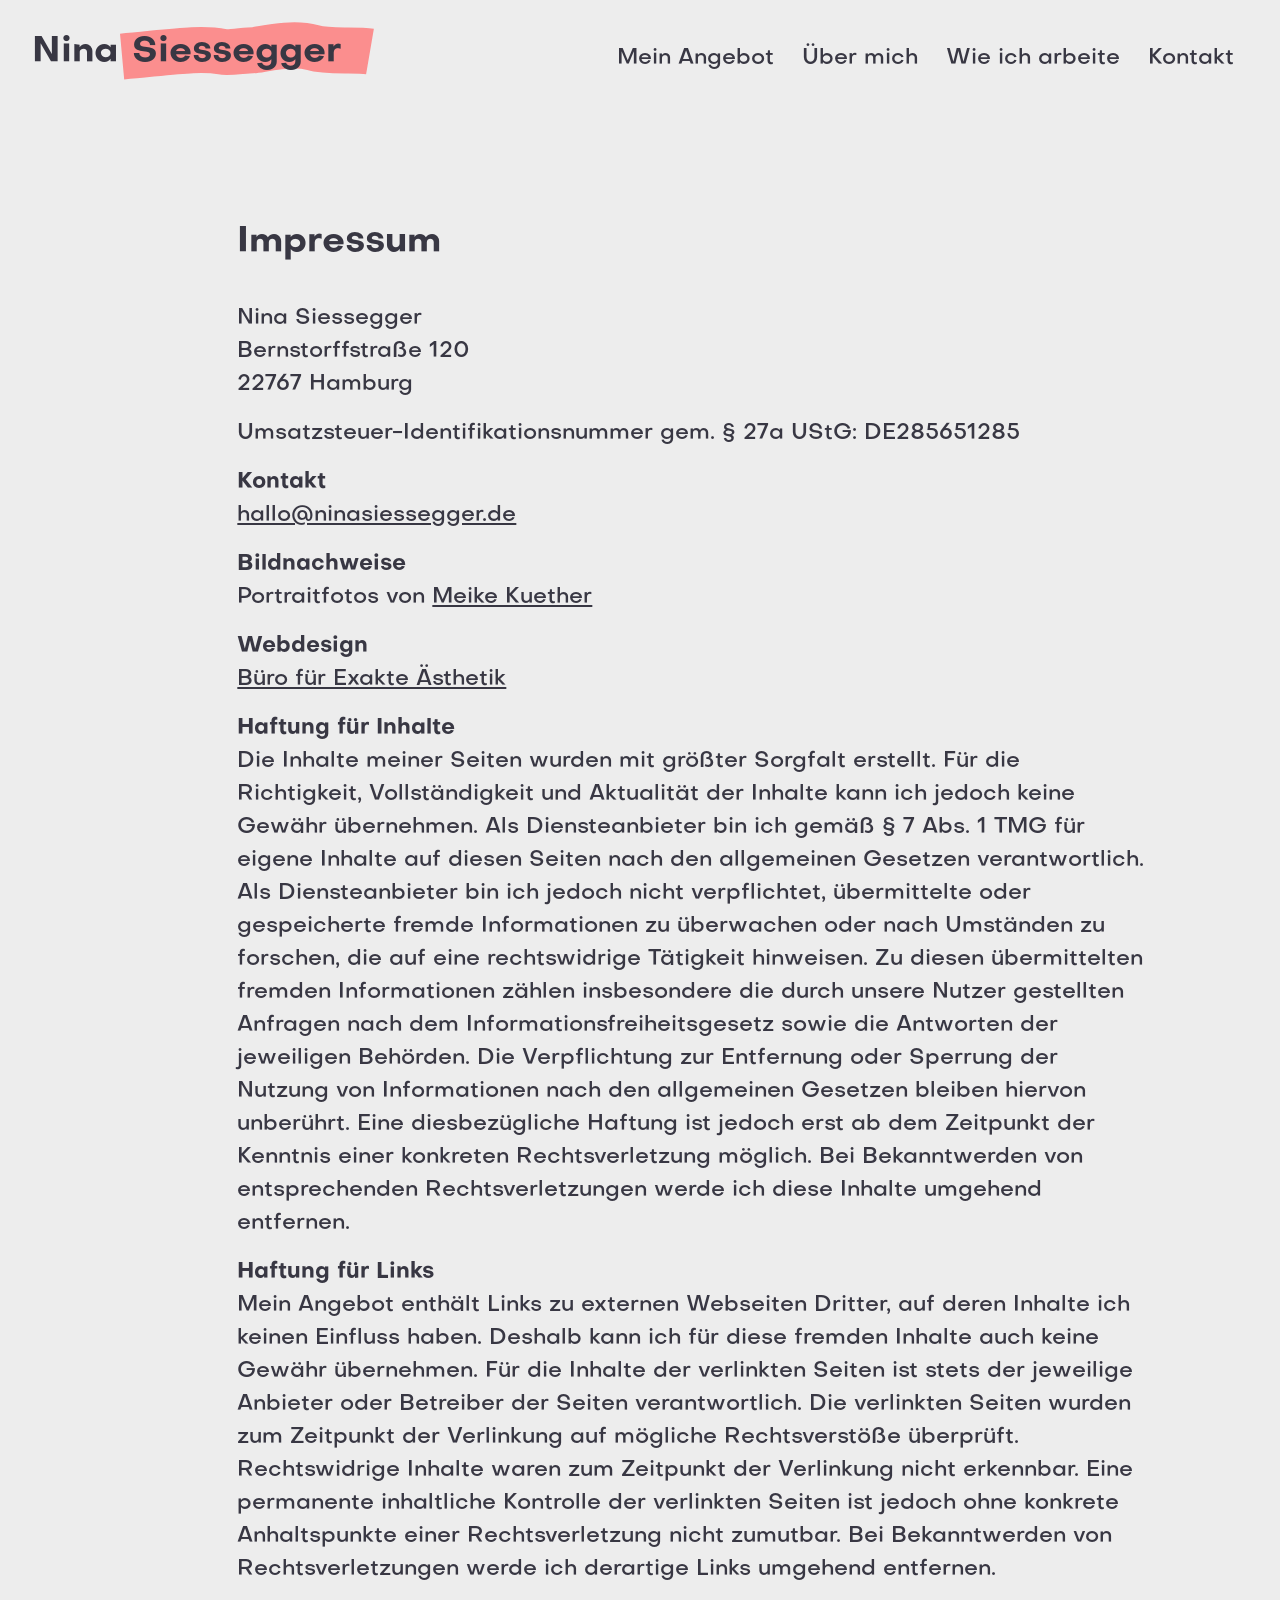
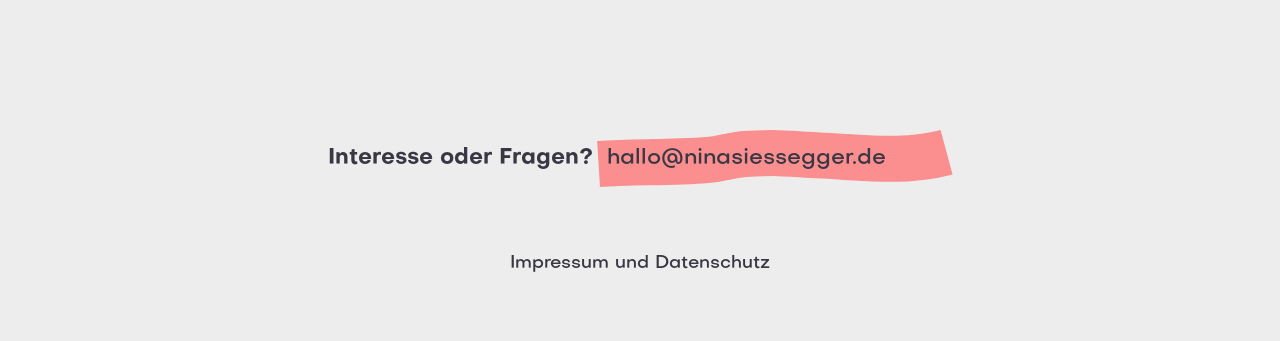
<file: impressum/index.html>
<!DOCTYPE html>
<html >
<head><meta charset="utf-8">
<meta name="viewport" content="width=device-width, initial-scale=1">
<title>Nina Siessegger - Organisations- und Teamentwicklung, Mediation</title>
<link rel="icon" type="image/x-icon" href="/favicon.ico">
<link rel="apple-touch-icon" type="image/png" sizes="180x180" href="/apple-touch-icon.png">
<link rel="icon" type="image/png" sizes="32x32" href="/favicon-32x32.png">
<link rel="icon" type="image/png" sizes="16x16" href="/favicon-16x316.png">
<link rel="manifest" href="/site.manifest">
<link rel="mask-icon" href="/safari-pinned-tab.svg" color="#5bbad5">
<meta property="og:title" content="Nina Siessegger - Organisations- und Teamentwicklung, Mediation">
<meta property="og:description" content="Ich begleite Teams, Gruppen und Organisationen in Veränderungs, Lern- und Entwicklungsprozessen.">
<meta name="description" content="Ich begleite Teams, Gruppen und Organisationen in Veränderungs, Lern- und Entwicklungsprozessen.">
<meta property="og:site_name" content="Nina Siessegger - Organisations- und Teamentwicklung, Mediation">
<meta property="og:url" content="https://ninasiessegger.de">
<meta property="og:image" content="https://ninasiessegger.de/card.png">
<meta name="robots" content="noindex, nofollow">
<link rel="preload" as="fetch" crossorigin="anonymous" href="/impressum/_payload.json">
<style>footer[data-v-6cc37941]{margin:8rem 0 4rem;text-align:center}footer a[data-v-6cc37941]{text-decoration:none}.footer-email[data-v-6cc37941]{display:flex;flex-wrap:wrap;justify-content:center}.question[data-v-6cc37941]{display:inline-block;padding-right:.25rem;padding-top:.75rem}.adress-container[data-v-6cc37941]{position:relative}.adress[data-v-6cc37941]{bottom:0;left:0;position:absolute;right:0;top:0;z-index:100}.adress a[data-v-6cc37941]{left:10px;padding-top:.75rem;position:absolute}.footer-links[data-v-6cc37941]{font-size:var(--fs-smaller);margin-top:3.25rem}footer .svg-container[data-v-6cc37941]{width:356px}footer svg path[data-v-6cc37941]{stroke:var(--red)}@media (max-width:1200px){footer .svg-container[data-v-6cc37941]{width:306px}}@media (max-width:1024px){footer[data-v-6cc37941]{margin:6rem 0 3rem}footer .svg-container[data-v-6cc37941]{width:264px}}@media (max-width:768px){footer[data-v-6cc37941]{margin:4rem 0 2rem}footer .svg-container[data-v-6cc37941]{width:246px}}@media (max-width:480px){footer[data-v-6cc37941]{margin:3rem 0 1.5rem}footer .svg-container[data-v-6cc37941]{width:214px}}</style>
<style>a[data-v-f01e6a6d]{text-decoration:none}li[data-v-f01e6a6d]{list-style:none}.navbar[data-v-f01e6a6d]{align-items:center;display:flex;justify-content:space-between;margin-bottom:6rem;padding:20px 0;position:relative;z-index:250}.navbar a[data-v-f01e6a6d]:visited{color:var(--black)}.navbar .logo svg path[data-v-f01e6a6d]{stroke:var(--red)}.logo[data-v-f01e6a6d],.logo-container[data-v-f01e6a6d]{order:1}.logo[data-v-f01e6a6d]{display:flex;font-size:var(--fs-biggest);font-weight:700}.forename[data-v-f01e6a6d]{padding-right:.125rem;padding-top:.25rem}.surname-container[data-v-f01e6a6d]{position:relative}.surname[data-v-f01e6a6d]{bottom:0;left:0;position:absolute;right:0;top:0;z-index:100}.surname span[data-v-f01e6a6d]{display:inline-block;padding-left:.75rem;padding-top:.25rem}.surname-container .svg-container[data-v-f01e6a6d]{width:254px}ul.nav-links[data-v-f01e6a6d]{padding-left:0}.menu[data-v-f01e6a6d]{display:flex;font-size:var(--fs-basic)}.menu li[data-v-f01e6a6d]{border-color:var(--gray);border-style:solid;border-width:0 0 3px;padding:0 14px}.language-switch a[data-v-f01e6a6d]:hover,.menu li[data-v-f01e6a6d]:hover{border-color:var(--blue);border-style:solid;border-width:0 0 3px;transition:.3s ease}.language-switch[data-v-f01e6a6d],.services[data-v-f01e6a6d]{position:relative}.dropdown[data-v-f01e6a6d]{background-color:var(--white);display:none;font-size:var(--fs-smaller);left:-14px;padding:1.25em 1em;position:absolute}.dropdown li+li[data-v-f01e6a6d]{margin-top:10px}.language-switch[data-v-f01e6a6d]{margin:1.25rem 0;order:3;text-transform:uppercase}.dropdown li[data-v-f01e6a6d]{border-color:var(--white);line-height:1.2;list-style-position:inside;list-style-type:square;padding:.125em 1em .125em .5em;text-align:left;width:16em}.services:hover .dropdown[data-v-f01e6a6d]{display:block}#menuToggle[data-v-f01e6a6d]{margin:0;order:2}#menuToggle .hamburger[data-v-f01e6a6d]{cursor:pointer;display:none;font-size:var(--fs-basic);height:32px;width:32px}#menuToggle span[data-v-f01e6a6d]{background:var(--black);border-radius:1px;display:block;height:4px;margin-bottom:5px;position:relative;transform-origin:63% 0;transition:transform .1s cubic-bezier(.77,.2,.05,1),opacity .15s ease;width:32px;z-index:1}#menuToggle span[data-v-f01e6a6d]:first-child{transform-origin:50% 0}#menuToggle span[data-v-f01e6a6d]:nth-last-child(2){transform-origin:63% 100%}#menuToggle a.is-active span[data-v-f01e6a6d]{opacity:1;transform:rotate(45deg) translate(-2px,-1px)}#menuToggle a.is-active span[data-v-f01e6a6d]:nth-last-child(3){opacity:0;transform:rotate(0deg) scale(.2)}#menuToggle a.is-active span[data-v-f01e6a6d]:nth-last-child(2){transform:rotate(-45deg) translateY(-1px)}@media (max-width:1200px){.surname-container .svg-container[data-v-f01e6a6d]{width:218px}}@media (max-width:1024px){.surname-container .svg-container[data-v-f01e6a6d]{width:204px}.navbar[data-v-f01e6a6d]{margin-bottom:5rem}}@media (max-width:960px){.navbar[data-v-f01e6a6d]{margin-bottom:4rem}.logo-container[data-v-f01e6a6d]{order:2}#menuToggle[data-v-f01e6a6d]{order:3}.menu[data-v-f01e6a6d]{background-color:var(--white);display:none;font-size:calc(var(--fs-basic)*1.25);left:0;margin-top:10px;padding:16px 0;position:absolute;right:0;text-align:center}.language-switch[data-v-f01e6a6d]{font-size:var(--fs-basic);font-weight:700;order:1;padding-bottom:.125rem}.menu li[data-v-f01e6a6d]{border-color:var(--white)}.menu li+li[data-v-f01e6a6d]{margin-top:12px}#menuToggle .hamburger[data-v-f01e6a6d],.menu.is-active[data-v-f01e6a6d]{display:block}.dropdown[data-v-f01e6a6d]{font-size:calc(var(--fs-basic)*1.125);left:auto;padding:.375em 0;position:relative}.dropdown li[data-v-f01e6a6d]{padding:0;text-align:center;width:auto}li.services .dropdown[data-v-f01e6a6d]{display:block}li.services[data-v-f01e6a6d]:hover{border-color:var(--white)}}@media (max-width:768px){.navbar[data-v-f01e6a6d]{margin-bottom:2rem}.surname-container .svg-container[data-v-f01e6a6d]{width:190px}.menu li+li[data-v-f01e6a6d]{margin-top:5px}}@media (max-width:480px){.navbar[data-v-f01e6a6d]{margin-bottom:.25rem}.surname-container .svg-container[data-v-f01e6a6d]{width:155px}#menuToggle .hamburger[data-v-f01e6a6d]{height:24px;padding-bottom:5px;width:24px}#menuToggle span[data-v-f01e6a6d]{height:3px;margin-bottom:4px;width:24px}.menu li[data-v-f01e6a6d],.menu li[data-v-f01e6a6d]:hover{border-width:0}}</style>
<style>.contact[data-v-ec154cb9]{margin-bottom:1rem}.contact p[data-v-ec154cb9]{margin:0}</style>
<style>/*! normalize.css v8.0.1 | MIT License | github.com/necolas/normalize.css */html{line-height:1.15;-webkit-text-size-adjust:100%}body{margin:0}main{display:block}h1{font-size:2em;margin:.67em 0}hr{box-sizing:content-box;height:0;overflow:visible}pre{font-family:monospace,monospace;font-size:1em}a{background-color:transparent}abbr[title]{border-bottom:none;text-decoration:underline;-webkit-text-decoration:underline dotted;text-decoration:underline dotted}b,strong{font-weight:bolder}code,kbd,samp{font-family:monospace,monospace;font-size:1em}small{font-size:80%}sub,sup{font-size:75%;line-height:0;position:relative;vertical-align:baseline}sub{bottom:-.25em}sup{top:-.5em}img{border-style:none}button,input,optgroup,select,textarea{font-family:inherit;font-size:100%;line-height:1.15;margin:0}button,input{overflow:visible}button,select{text-transform:none}[type=button],[type=reset],[type=submit],button{-webkit-appearance:button}[type=button]::-moz-focus-inner,[type=reset]::-moz-focus-inner,[type=submit]::-moz-focus-inner,button::-moz-focus-inner{border-style:none;padding:0}[type=button]:-moz-focusring,[type=reset]:-moz-focusring,[type=submit]:-moz-focusring,button:-moz-focusring{outline:1px dotted ButtonText}fieldset{padding:.35em .75em .625em}legend{box-sizing:border-box;color:inherit;display:table;max-width:100%;padding:0;white-space:normal}progress{vertical-align:baseline}textarea{overflow:auto}[type=checkbox],[type=radio]{box-sizing:border-box;padding:0}[type=number]::-webkit-inner-spin-button,[type=number]::-webkit-outer-spin-button{height:auto}[type=search]{-webkit-appearance:textfield;outline-offset:-2px}[type=search]::-webkit-search-decoration{-webkit-appearance:none}::-webkit-file-upload-button{-webkit-appearance:button;font:inherit}details{display:block}summary{display:list-item}[hidden],template{display:none}</style>
<style>:root{--white:#fff;--black:#383743;--gray:#ededed;--blue:#00f;--red:#fb8e8e;--fs-basic:1.5rem;--fs-smaller:1.25rem;--fs-big:1.75rem;--fs-bigger:2rem;--fs-biggest:2.25rem}@media (max-width:1520px){:root{--fs-basic:1.375rem;--fs-smaller:1.125rem;--fs-big:1.75rem;--fs-bigger:2rem;--fs-biggest:2.25rem}}@media (max-width:1310px){:root{--fs-big:1.5rem}}@media (max-width:1200px){:root{--fs-basic:1.25rem;--fs-smaller:1rem;--fs-big:1.375rem;--fs-bigger:1.75rem;--fs-biggest:2rem}}@media (max-width:1024px){:root{--fs-basic:1.125rem;--fs-smaller:0.875rem;--fs-big:1.25rem;--fs-bigger:1.625rem;--fs-biggest:1.875rem}}@media (max-width:768px){:root{--fs-basic:1rem;--fs-smaller:0.875rem;--fs-big:1.375rem;--fs-bigger:1.5rem;--fs-biggest:1.75rem}}@media (max-width:480px){:root{--fs-basic:0.875rem;--fs-smaller:0.75rem;--fs-big:1.125rem;--fs-bigger:1.25rem;--fs-biggest:1.375rem}}@font-face{font-family:Objectivity;font-style:normal;font-weight:500;src:url(/_nuxt/Objectivity-Medium.f69d1a04.woff2) format("woff2")}@font-face{font-family:Objectivity;font-style:normal;font-weight:700;src:url(/_nuxt/Objectivity-Bold.10502ff4.woff2) format("woff2")}html{font-size:16px;line-height:1.5;-webkit-font-smoothing:antialiased;-moz-osx-font-smoothing:grayscale}body{background-color:var(--gray);font-family:Objectivity,sans-serif;font-size:var(--fs-basic);font-weight:500}a,a:visited,body{color:var(--black)}.wrap{box-sizing:border-box;margin:0 auto;max-width:1440px}h1{font-size:var(--fs-biggest);margin-bottom:2rem;margin-top:0}h2{font-weight:500;letter-spacing:3px;margin-bottom:.25rem;text-transform:uppercase}h2,h3{font-size:var(--fs-basic)}h3{margin:0}h3,p~h2{font-weight:700}p~h2{font-size:var(--fs-bigger);letter-spacing:normal;margin:4rem 0 2rem;text-transform:none}p{margin:0 0 1rem}.btn{background-color:var(--blue);color:var(--white);display:inline-block;font-size:var(--fs-smaller);letter-spacing:.5px;padding:.75rem 3rem .5rem;text-align:center;text-decoration:none}a:hover.btn{font-weight:700}a:visited.btn{color:var(--white)}.hg-marker-container{height:auto;position:relative;width:100%;z-index:0}.hg-marker{bottom:0;left:0;position:absolute;right:0;top:0}.hg-marker-container svg path{stroke:var(--white)}.svg-container{height:auto;position:relative;width:100%;z-index:50}.svg-container svg{height:100%;width:100%}.col-xs,.col-xs-1,.col-xs-10,.col-xs-11,.col-xs-12,.col-xs-2,.col-xs-3,.col-xs-4,.col-xs-5,.col-xs-6,.col-xs-7,.col-xs-8,.col-xs-9{padding-left:1.125rem;padding-right:1.125rem}@media (max-width:768px){.container-fluid{padding-left:1.25rem;padding-right:1.25rem}h1{margin-bottom:1rem}p~h2{margin:2rem 0 1rem}}.z-100{position:relative;z-index:100}.responsive-img{height:auto;width:100%}.display-md,.display-none-md,.display-none-sm,.display-sm{display:none}@media (min-width:769px){.display-md{display:block}}@media (max-width:768px){.display-none-md{display:block}}@media (min-width:481px){.display-sm{display:block}}@media (max-width:480px){.display-none-sm{display:block}.display-none-md{display:none}}</style>
<style>.container,.container-fluid{margin-left:auto;margin-right:auto}.container-fluid{padding-left:2rem;padding-right:2rem}.row{box-sizing:border-box;display:flex;flex:0 1 auto;flex-direction:row;flex-wrap:wrap;margin-left:-.5rem;margin-right:-.5rem}.row.reverse{flex-direction:row-reverse}.col.reverse{flex-direction:column-reverse}.col-xs,.col-xs-1,.col-xs-10,.col-xs-11,.col-xs-12,.col-xs-2,.col-xs-3,.col-xs-4,.col-xs-5,.col-xs-6,.col-xs-7,.col-xs-8,.col-xs-9,.col-xs-offset-0,.col-xs-offset-1,.col-xs-offset-10,.col-xs-offset-11,.col-xs-offset-12,.col-xs-offset-2,.col-xs-offset-3,.col-xs-offset-4,.col-xs-offset-5,.col-xs-offset-6,.col-xs-offset-7,.col-xs-offset-8,.col-xs-offset-9{box-sizing:border-box;flex:0 0 auto;padding-left:.5rem;padding-right:.5rem}.col-xs{flex-basis:0;flex-grow:1;max-width:100%}.col-xs-1{flex-basis:8.33333333%;max-width:8.33333333%}.col-xs-2{flex-basis:16.66666667%;max-width:16.66666667%}.col-xs-3{flex-basis:25%;max-width:25%}.col-xs-4{flex-basis:33.33333333%;max-width:33.33333333%}.col-xs-5{flex-basis:41.66666667%;max-width:41.66666667%}.col-xs-6{flex-basis:50%;max-width:50%}.col-xs-7{flex-basis:58.33333333%;max-width:58.33333333%}.col-xs-8{flex-basis:66.66666667%;max-width:66.66666667%}.col-xs-9{flex-basis:75%;max-width:75%}.col-xs-10{flex-basis:83.33333333%;max-width:83.33333333%}.col-xs-11{flex-basis:91.66666667%;max-width:91.66666667%}.col-xs-12{flex-basis:100%;max-width:100%}.col-xs-offset-0{margin-left:0}.col-xs-offset-1{margin-left:8.33333333%}.col-xs-offset-2{margin-left:16.66666667%}.col-xs-offset-3{margin-left:25%}.col-xs-offset-4{margin-left:33.33333333%}.col-xs-offset-5{margin-left:41.66666667%}.col-xs-offset-6{margin-left:50%}.col-xs-offset-7{margin-left:58.33333333%}.col-xs-offset-8{margin-left:66.66666667%}.col-xs-offset-9{margin-left:75%}.col-xs-offset-10{margin-left:83.33333333%}.col-xs-offset-11{margin-left:91.66666667%}.start-xs{justify-content:flex-start;text-align:start}.center-xs{justify-content:center;text-align:center}.end-xs{justify-content:flex-end;text-align:end}.top-xs{align-items:flex-start}.middle-xs{align-items:center}.bottom-xs{align-items:flex-end}.around-xs{justify-content:space-around}.between-xs{justify-content:space-between}.first-xs{order:-1}.last-xs{order:1}@media only screen and (min-width:48em){.container{width:49rem}.col-sm,.col-sm-1,.col-sm-10,.col-sm-11,.col-sm-12,.col-sm-2,.col-sm-3,.col-sm-4,.col-sm-5,.col-sm-6,.col-sm-7,.col-sm-8,.col-sm-9,.col-sm-offset-0,.col-sm-offset-1,.col-sm-offset-10,.col-sm-offset-11,.col-sm-offset-12,.col-sm-offset-2,.col-sm-offset-3,.col-sm-offset-4,.col-sm-offset-5,.col-sm-offset-6,.col-sm-offset-7,.col-sm-offset-8,.col-sm-offset-9{box-sizing:border-box;flex:0 0 auto;padding-left:.5rem;padding-right:.5rem}.col-sm{flex-basis:0;flex-grow:1;max-width:100%}.col-sm-1{flex-basis:8.33333333%;max-width:8.33333333%}.col-sm-2{flex-basis:16.66666667%;max-width:16.66666667%}.col-sm-3{flex-basis:25%;max-width:25%}.col-sm-4{flex-basis:33.33333333%;max-width:33.33333333%}.col-sm-5{flex-basis:41.66666667%;max-width:41.66666667%}.col-sm-6{flex-basis:50%;max-width:50%}.col-sm-7{flex-basis:58.33333333%;max-width:58.33333333%}.col-sm-8{flex-basis:66.66666667%;max-width:66.66666667%}.col-sm-9{flex-basis:75%;max-width:75%}.col-sm-10{flex-basis:83.33333333%;max-width:83.33333333%}.col-sm-11{flex-basis:91.66666667%;max-width:91.66666667%}.col-sm-12{flex-basis:100%;max-width:100%}.col-sm-offset-0{margin-left:0}.col-sm-offset-1{margin-left:8.33333333%}.col-sm-offset-2{margin-left:16.66666667%}.col-sm-offset-3{margin-left:25%}.col-sm-offset-4{margin-left:33.33333333%}.col-sm-offset-5{margin-left:41.66666667%}.col-sm-offset-6{margin-left:50%}.col-sm-offset-7{margin-left:58.33333333%}.col-sm-offset-8{margin-left:66.66666667%}.col-sm-offset-9{margin-left:75%}.col-sm-offset-10{margin-left:83.33333333%}.col-sm-offset-11{margin-left:91.66666667%}.start-sm{justify-content:flex-start;text-align:start}.center-sm{justify-content:center;text-align:center}.end-sm{justify-content:flex-end;text-align:end}.top-sm{align-items:flex-start}.middle-sm{align-items:center}.bottom-sm{align-items:flex-end}.around-sm{justify-content:space-around}.between-sm{justify-content:space-between}.first-sm{order:-1}.last-sm{order:1}}@media only screen and (min-width:64em){.container{width:65rem}.col-md,.col-md-1,.col-md-10,.col-md-11,.col-md-12,.col-md-2,.col-md-3,.col-md-4,.col-md-5,.col-md-6,.col-md-7,.col-md-8,.col-md-9,.col-md-offset-0,.col-md-offset-1,.col-md-offset-10,.col-md-offset-11,.col-md-offset-12,.col-md-offset-2,.col-md-offset-3,.col-md-offset-4,.col-md-offset-5,.col-md-offset-6,.col-md-offset-7,.col-md-offset-8,.col-md-offset-9{box-sizing:border-box;flex:0 0 auto;padding-left:.5rem;padding-right:.5rem}.col-md{flex-basis:0;flex-grow:1;max-width:100%}.col-md-1{flex-basis:8.33333333%;max-width:8.33333333%}.col-md-2{flex-basis:16.66666667%;max-width:16.66666667%}.col-md-3{flex-basis:25%;max-width:25%}.col-md-4{flex-basis:33.33333333%;max-width:33.33333333%}.col-md-5{flex-basis:41.66666667%;max-width:41.66666667%}.col-md-6{flex-basis:50%;max-width:50%}.col-md-7{flex-basis:58.33333333%;max-width:58.33333333%}.col-md-8{flex-basis:66.66666667%;max-width:66.66666667%}.col-md-9{flex-basis:75%;max-width:75%}.col-md-10{flex-basis:83.33333333%;max-width:83.33333333%}.col-md-11{flex-basis:91.66666667%;max-width:91.66666667%}.col-md-12{flex-basis:100%;max-width:100%}.col-md-offset-0{margin-left:0}.col-md-offset-1{margin-left:8.33333333%}.col-md-offset-2{margin-left:16.66666667%}.col-md-offset-3{margin-left:25%}.col-md-offset-4{margin-left:33.33333333%}.col-md-offset-5{margin-left:41.66666667%}.col-md-offset-6{margin-left:50%}.col-md-offset-7{margin-left:58.33333333%}.col-md-offset-8{margin-left:66.66666667%}.col-md-offset-9{margin-left:75%}.col-md-offset-10{margin-left:83.33333333%}.col-md-offset-11{margin-left:91.66666667%}.start-md{justify-content:flex-start;text-align:start}.center-md{justify-content:center;text-align:center}.end-md{justify-content:flex-end;text-align:end}.top-md{align-items:flex-start}.middle-md{align-items:center}.bottom-md{align-items:flex-end}.around-md{justify-content:space-around}.between-md{justify-content:space-between}.first-md{order:-1}.last-md{order:1}}@media only screen and (min-width:75em){.container{width:76rem}.col-lg,.col-lg-1,.col-lg-10,.col-lg-11,.col-lg-12,.col-lg-2,.col-lg-3,.col-lg-4,.col-lg-5,.col-lg-6,.col-lg-7,.col-lg-8,.col-lg-9,.col-lg-offset-0,.col-lg-offset-1,.col-lg-offset-10,.col-lg-offset-11,.col-lg-offset-12,.col-lg-offset-2,.col-lg-offset-3,.col-lg-offset-4,.col-lg-offset-5,.col-lg-offset-6,.col-lg-offset-7,.col-lg-offset-8,.col-lg-offset-9{box-sizing:border-box;flex:0 0 auto;padding-left:.5rem;padding-right:.5rem}.col-lg{flex-basis:0;flex-grow:1;max-width:100%}.col-lg-1{flex-basis:8.33333333%;max-width:8.33333333%}.col-lg-2{flex-basis:16.66666667%;max-width:16.66666667%}.col-lg-3{flex-basis:25%;max-width:25%}.col-lg-4{flex-basis:33.33333333%;max-width:33.33333333%}.col-lg-5{flex-basis:41.66666667%;max-width:41.66666667%}.col-lg-6{flex-basis:50%;max-width:50%}.col-lg-7{flex-basis:58.33333333%;max-width:58.33333333%}.col-lg-8{flex-basis:66.66666667%;max-width:66.66666667%}.col-lg-9{flex-basis:75%;max-width:75%}.col-lg-10{flex-basis:83.33333333%;max-width:83.33333333%}.col-lg-11{flex-basis:91.66666667%;max-width:91.66666667%}.col-lg-12{flex-basis:100%;max-width:100%}.col-lg-offset-0{margin-left:0}.col-lg-offset-1{margin-left:8.33333333%}.col-lg-offset-2{margin-left:16.66666667%}.col-lg-offset-3{margin-left:25%}.col-lg-offset-4{margin-left:33.33333333%}.col-lg-offset-5{margin-left:41.66666667%}.col-lg-offset-6{margin-left:50%}.col-lg-offset-7{margin-left:58.33333333%}.col-lg-offset-8{margin-left:66.66666667%}.col-lg-offset-9{margin-left:75%}.col-lg-offset-10{margin-left:83.33333333%}.col-lg-offset-11{margin-left:91.66666667%}.start-lg{justify-content:flex-start;text-align:start}.center-lg{justify-content:center;text-align:center}.end-lg{justify-content:flex-end;text-align:end}.top-lg{align-items:flex-start}.middle-lg{align-items:center}.bottom-lg{align-items:flex-end}.around-lg{justify-content:space-around}.between-lg{justify-content:space-between}.first-lg{order:-1}.last-lg{order:1}}</style>
<link rel="stylesheet" href="/_nuxt/entry.51de2469.css">
<link rel="modulepreload" as="script" crossorigin href="/_nuxt/entry.79f37cee.js">
<link rel="modulepreload" as="script" crossorigin href="/_nuxt/default.07d215e4.js">
<link rel="modulepreload" as="script" crossorigin href="/_nuxt/index.95f2040e.js">
<link rel="modulepreload" as="script" crossorigin href="/_nuxt/vue.f36acd1f.494dcfe6.js">
<link rel="modulepreload" as="script" crossorigin href="/_nuxt/nuxt-link.e6f1a1de.js">
<link rel="modulepreload" as="script" crossorigin href="/_nuxt/impressum.d7984dfd.js">
<link rel="prefetch" as="script" crossorigin href="/_nuxt/error-404.f7ab8a95.js">
<link rel="prefetch" as="script" crossorigin href="/_nuxt/error-500.0bfee820.js">
<script type="module" src="/_nuxt/entry.79f37cee.js" crossorigin></script></head>
<body ><div id="__nuxt"><div class="wrap container-fluid"><nav class="navbar" data-v-f01e6a6d><a href="/" class="navbar-item logo-container" data-v-f01e6a6d><div class="logo" data-v-f01e6a6d><div class="forename" data-v-f01e6a6d>Nina</div><div class="surname-container" data-v-f01e6a6d><div class="surname" data-v-f01e6a6d><span data-v-f01e6a6d>Siessegger</span></div><div class="svg-container" data-v-f01e6a6d><svg xmlns="http://www.w3.org/2000/svg" viewBox="0 0 254 58" fill="none" data-v-f01e6a6d><path stroke-width="46" d="M2.095 34.601c49.889-4.544 77.594-9.218 100.442-4.84 6.602 1.265 22.442-1.614 30.973-1.583 5.552.02 37.377-8.735 58.793-2.674 18.497 5.235 41.096 1.184 57.689 4.027" data-v-f01e6a6d></path></svg></div></div></div></a><div id="menuToggle" class="nav-links" data-v-f01e6a6d><a role="button" data-target="menu" aria-label="menu" aria-expanded="false" class="hamburger" data-v-f01e6a6d><span aria-hidden="true" data-v-f01e6a6d></span><span aria-hidden="true" data-v-f01e6a6d></span><span aria-hidden="true" data-v-f01e6a6d></span></a><ul id="menu" class="menu" data-v-f01e6a6d><li class="services" data-v-f01e6a6d><a href="/" class="" data-v-f01e6a6d> Mein Angebot </a><ul class="dropdown" data-v-f01e6a6d><li data-v-f01e6a6d><a href="/agile-organisationsberatung" class="" data-v-f01e6a6d> Agile Organisationsberatung </a></li><li data-v-f01e6a6d><a href="/teamentwicklung" class="" data-v-f01e6a6d> Teamentwicklung </a></li><li data-v-f01e6a6d><a href="/konfliktmanagement" class="" data-v-f01e6a6d> Konfliktmanagement </a></li><li data-v-f01e6a6d><a href="/leadership-coaching" class="" data-v-f01e6a6d> Leadership Coaching </a></li><li data-v-f01e6a6d><a href="/inqa-coaching" class="" data-v-f01e6a6d> INQA: Förderung für KMU </a></li></ul></li><li data-v-f01e6a6d><a href="/ueber-mich" class="" data-v-f01e6a6d> Über mich </a></li><li data-v-f01e6a6d><a href="/wie-ich-arbeite" class="" data-v-f01e6a6d> Wie ich arbeite </a></li><li data-v-f01e6a6d><a href="/kontakt" class="" data-v-f01e6a6d> Kontakt </a></li></ul></div></nav><main><!--[--><div class="row" data-v-ec154cb9><div class="col-xs-12 col-md-offset-1 col-lg-offset-2 col-lg-9 col-md-10" data-v-ec154cb9><h1 class="z-100" data-v-ec154cb9> Impressum </h1><div class="contact" data-v-ec154cb9><p class="z-100" data-v-ec154cb9>Nina Siessegger</p><p class="z-100" data-v-ec154cb9>Bernstorffstraße 120</p><p class="z-100" data-v-ec154cb9>22767 Hamburg</p></div><p data-v-ec154cb9> Umsatzsteuer-Identifikationsnummer gem. § 27a UStG: DE285651285 </p><h3 class="z-100" data-v-ec154cb9> Kontakt </h3><p data-v-ec154cb9><a href="mailto:hallo@ninasiessegger.de" data-v-ec154cb9> hallo@ninasiessegger.de </a></p><h3 class="z-100" data-v-ec154cb9> Bildnachweise </h3><p class="z-100" data-v-ec154cb9> Portraitfotos von <a href="https://authentische-businessfotografie.de/" data-v-ec154cb9>Meike Kuether</a></p><h3 class="z-100" data-v-ec154cb9> Webdesign </h3><p class="z-100" data-v-ec154cb9><a href="https://www.exakteaesthetik.de" data-v-ec154cb9> Büro für Exakte Ästhetik </a></p><h3 class="z-100" data-v-ec154cb9> Haftung für Inhalte </h3><p class="z-100" data-v-ec154cb9> Die Inhalte meiner Seiten wurden mit größter Sorgfalt erstellt. Für die Richtigkeit, Vollständigkeit und Aktualität der Inhalte kann ich jedoch keine Gewähr übernehmen. Als Diensteanbieter bin ich gemäß § 7 Abs. 1 TMG für eigene Inhalte auf diesen Seiten nach den allgemeinen Gesetzen verantwortlich. Als Diensteanbieter bin ich jedoch nicht verpflichtet, übermittelte oder gespeicherte fremde Informationen zu überwachen oder nach Umständen zu forschen, die auf eine rechtswidrige Tätigkeit hinweisen. Zu diesen übermittelten fremden Informationen zählen insbesondere die durch unsere Nutzer gestellten Anfragen nach dem Informationsfreiheitsgesetz sowie die Antworten der jeweiligen Behörden. Die Verpflichtung zur Entfernung oder Sperrung der Nutzung von Informationen nach den allgemeinen Gesetzen bleiben hiervon unberührt. Eine diesbezügliche Haftung ist jedoch erst ab dem Zeitpunkt der Kenntnis einer konkreten Rechtsverletzung möglich. Bei Bekanntwerden von entsprechenden Rechtsverletzungen werde ich diese Inhalte umgehend entfernen. </p><h3 class="z-100" data-v-ec154cb9> Haftung für Links </h3><p class="z-100" data-v-ec154cb9> Mein Angebot enthält Links zu externen Webseiten Dritter, auf deren Inhalte ich keinen Einfluss haben. Deshalb kann ich für diese fremden Inhalte auch keine Gewähr übernehmen. Für die Inhalte der verlinkten Seiten ist stets der jeweilige Anbieter oder Betreiber der Seiten verantwortlich. Die verlinkten Seiten wurden zum Zeitpunkt der Verlinkung auf mögliche Rechtsverstöße überprüft. Rechtswidrige Inhalte waren zum Zeitpunkt der Verlinkung nicht erkennbar. Eine permanente inhaltliche Kontrolle der verlinkten Seiten ist jedoch ohne konkrete Anhaltspunkte einer Rechtsverletzung nicht zumutbar. Bei Bekanntwerden von Rechtsverletzungen werde ich derartige Links umgehend entfernen. </p></div></div><!--]--></main><footer data-v-6cc37941><div class="footer-email z-100" data-v-6cc37941><strong class="question" data-v-6cc37941>Interesse oder Fragen?</strong><div class="adress-container" data-v-6cc37941><div class="adress" data-v-6cc37941><a href="mailto:hallo@ninasiessegger.de" data-v-6cc37941> hallo@ninasiessegger.de </a></div><div class="svg-container" data-v-6cc37941><svg xmlns="http://www.w3.org/2000/svg" width="100%" height="100%" viewBox="0 0 356 57" fill="none" data-v-6cc37941><path stroke-width="46" d="M1.564 34c37.565-2.352 70.75-.994 108.269-4 16.05-1.286 26.167-5.443 38.386-6 32.992-1.504 34.483-1.198 72.791 1.391 50.207 2.394 87.76 7.818 128.554-3.169" data-v-6cc37941></path></svg></div></div></div><div class="footer-links" data-v-6cc37941><a aria-current="page" href="/impressum" class="router-link-active router-link-exact-active" data-v-6cc37941> Impressum </a> und <a href="/datenschutz" class="" data-v-6cc37941> Datenschutz </a></div></footer></div></div><script type="application/json" id="__NUXT_DATA__" data-ssr="true" data-src="/impressum/_payload.json">[{"state":1,"_errors":3,"serverRendered":5,"path":6,"prerenderedAt":7},["Reactive",2],{},["Reactive",4],{},true,"/impressum",1711448227379]</script>
<script>window.__NUXT__={};window.__NUXT__.config={public:{},app:{baseURL:"/",buildAssetsDir:"/_nuxt/",cdnURL:""}}</script></body>
</html>
</file>
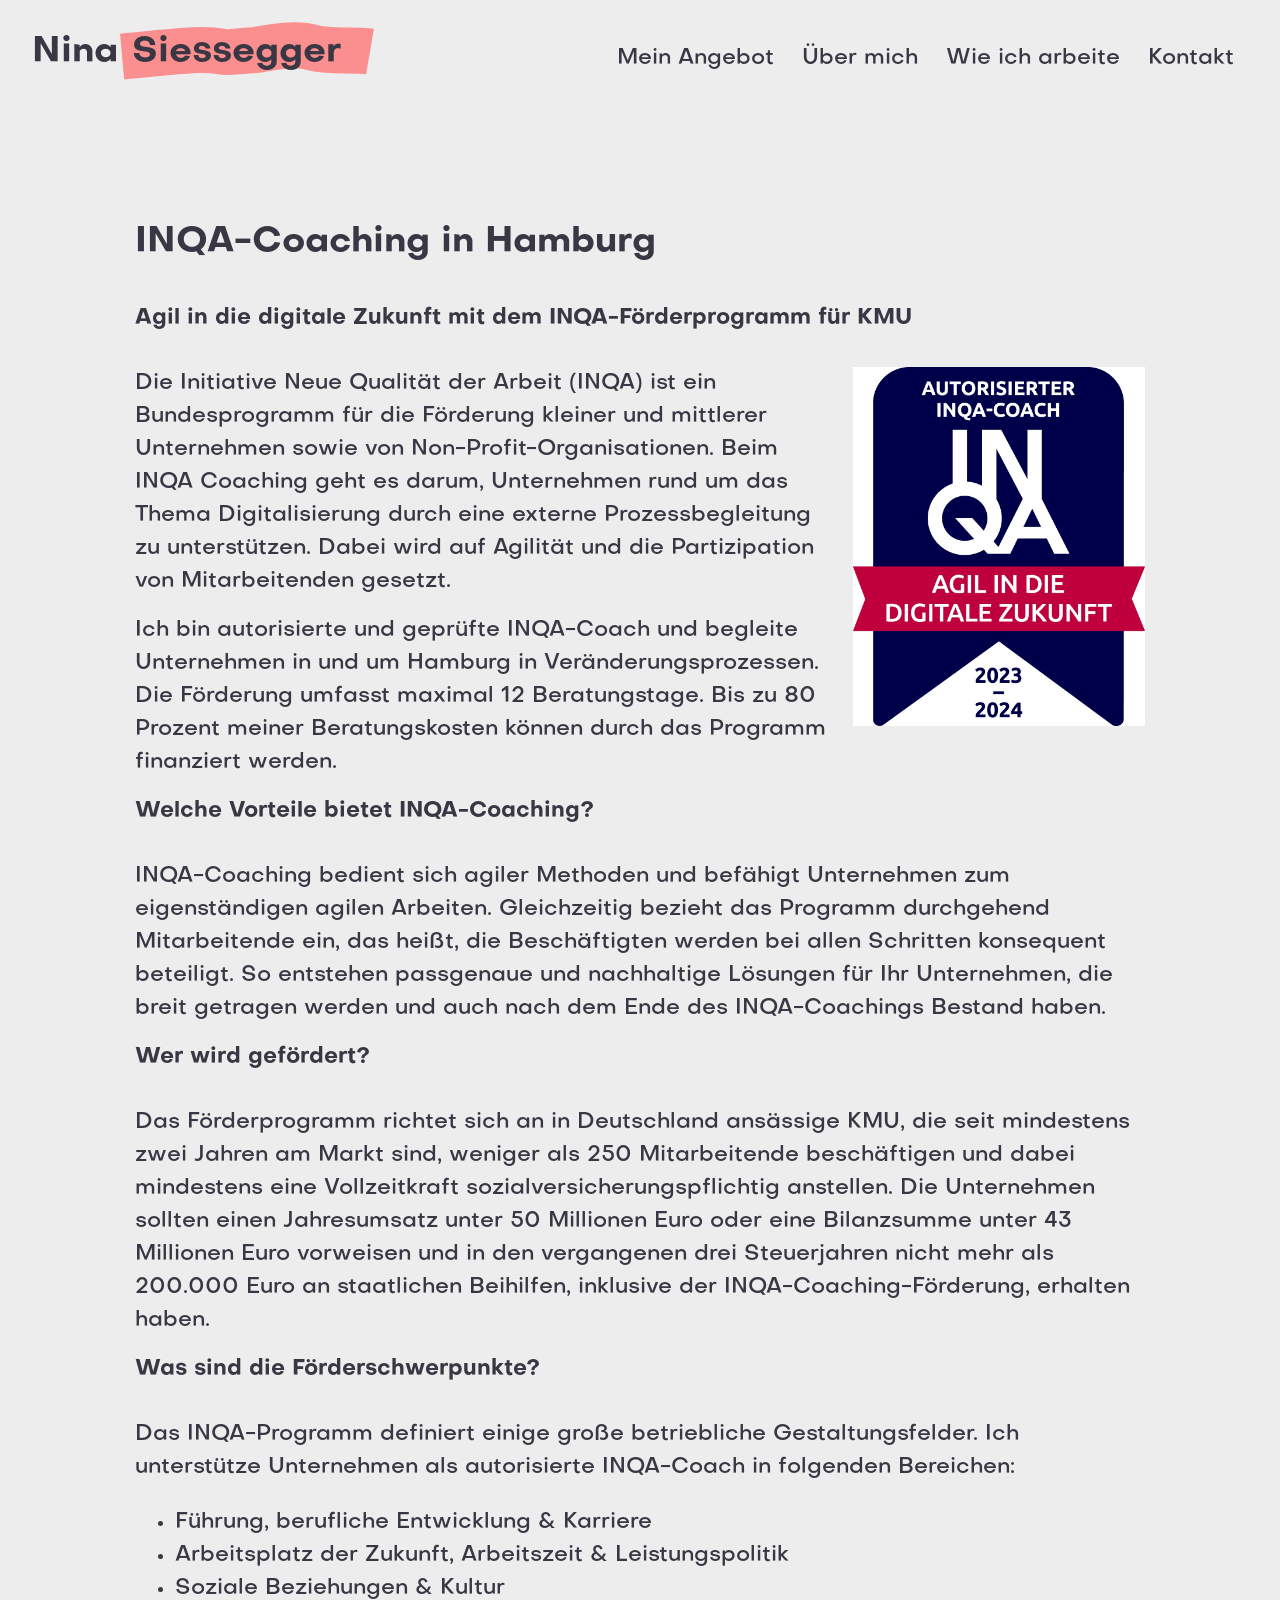
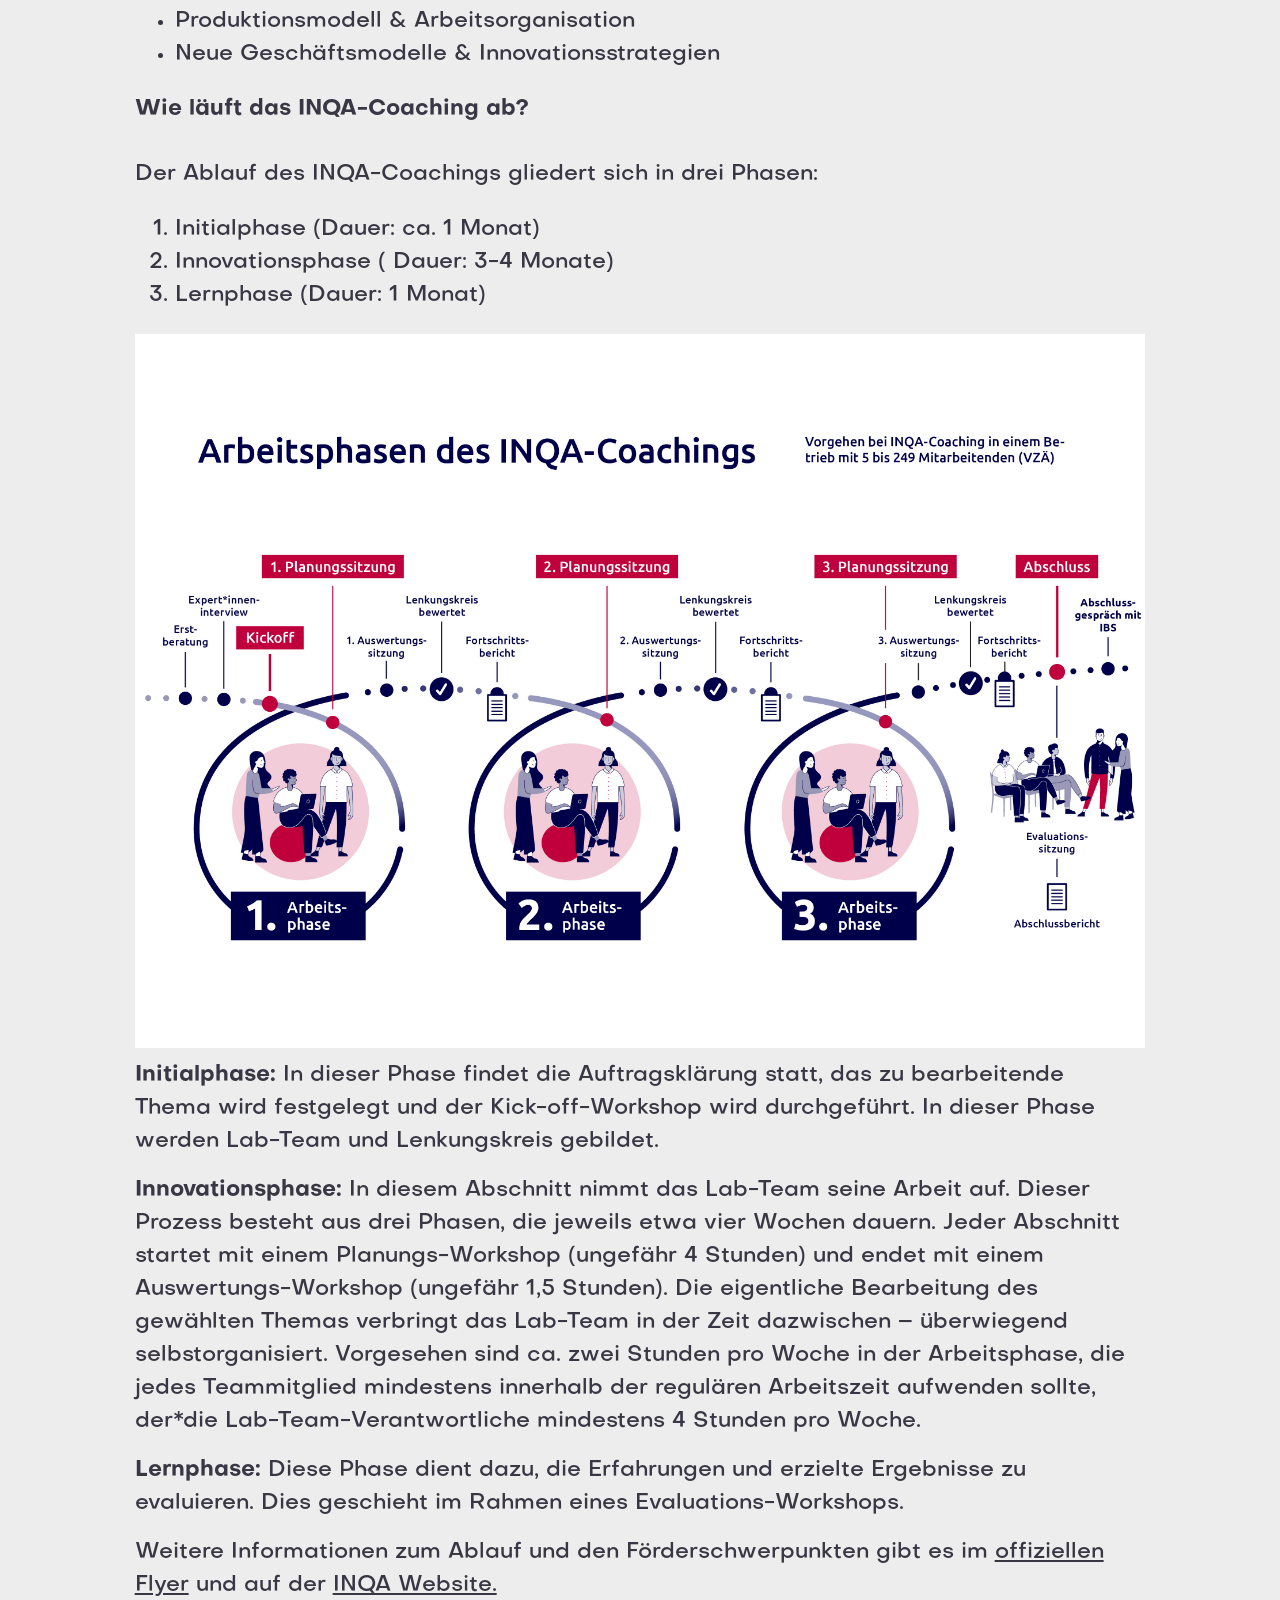
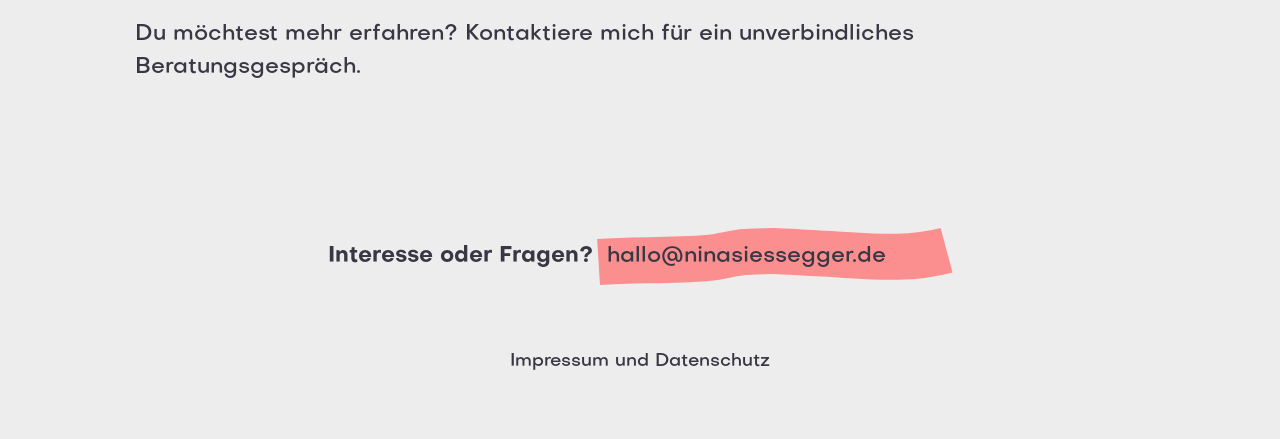
<file: inqa-coaching/index.html>
<!DOCTYPE html>
<html >
<head><meta charset="utf-8">
<meta name="viewport" content="width=device-width, initial-scale=1">
<title>INQA-Coaching</title>
<link rel="icon" type="image/x-icon" href="/favicon.ico">
<link rel="apple-touch-icon" type="image/png" sizes="180x180" href="/apple-touch-icon.png">
<link rel="icon" type="image/png" sizes="32x32" href="/favicon-32x32.png">
<link rel="icon" type="image/png" sizes="16x16" href="/favicon-16x316.png">
<link rel="manifest" href="/site.manifest">
<link rel="mask-icon" href="/safari-pinned-tab.svg" color="#5bbad5">
<meta property="og:site_name" content="Nina Siessegger - Organisations- und Teamentwicklung, Mediation">
<meta property="og:url" content="https://ninasiessegger.de">
<meta property="og:image" content="https://ninasiessegger.de/card.png">
<meta property="og:title" content="INQA-Coaching">
<meta property="og:description" content="Agil in die digitale Zukunft: Jetzt Förderung beantragen für ein INQA Coaching! Das geförderte Beratungsprogramm für KMU.">
<meta name="description" content="Agil in die digitale Zukunft: Jetzt Förderung beantragen für ein INQA Coaching! Das geförderte Beratungsprogramm für KMU.">
<link rel="preload" as="fetch" crossorigin="anonymous" href="/inqa-coaching/_payload.json">
<style>footer[data-v-6cc37941]{margin:8rem 0 4rem;text-align:center}footer a[data-v-6cc37941]{text-decoration:none}.footer-email[data-v-6cc37941]{display:flex;flex-wrap:wrap;justify-content:center}.question[data-v-6cc37941]{display:inline-block;padding-right:.25rem;padding-top:.75rem}.adress-container[data-v-6cc37941]{position:relative}.adress[data-v-6cc37941]{bottom:0;left:0;position:absolute;right:0;top:0;z-index:100}.adress a[data-v-6cc37941]{left:10px;padding-top:.75rem;position:absolute}.footer-links[data-v-6cc37941]{font-size:var(--fs-smaller);margin-top:3.25rem}footer .svg-container[data-v-6cc37941]{width:356px}footer svg path[data-v-6cc37941]{stroke:var(--red)}@media (max-width:1200px){footer .svg-container[data-v-6cc37941]{width:306px}}@media (max-width:1024px){footer[data-v-6cc37941]{margin:6rem 0 3rem}footer .svg-container[data-v-6cc37941]{width:264px}}@media (max-width:768px){footer[data-v-6cc37941]{margin:4rem 0 2rem}footer .svg-container[data-v-6cc37941]{width:246px}}@media (max-width:480px){footer[data-v-6cc37941]{margin:3rem 0 1.5rem}footer .svg-container[data-v-6cc37941]{width:214px}}</style>
<style>a[data-v-f01e6a6d]{text-decoration:none}li[data-v-f01e6a6d]{list-style:none}.navbar[data-v-f01e6a6d]{align-items:center;display:flex;justify-content:space-between;margin-bottom:6rem;padding:20px 0;position:relative;z-index:250}.navbar a[data-v-f01e6a6d]:visited{color:var(--black)}.navbar .logo svg path[data-v-f01e6a6d]{stroke:var(--red)}.logo[data-v-f01e6a6d],.logo-container[data-v-f01e6a6d]{order:1}.logo[data-v-f01e6a6d]{display:flex;font-size:var(--fs-biggest);font-weight:700}.forename[data-v-f01e6a6d]{padding-right:.125rem;padding-top:.25rem}.surname-container[data-v-f01e6a6d]{position:relative}.surname[data-v-f01e6a6d]{bottom:0;left:0;position:absolute;right:0;top:0;z-index:100}.surname span[data-v-f01e6a6d]{display:inline-block;padding-left:.75rem;padding-top:.25rem}.surname-container .svg-container[data-v-f01e6a6d]{width:254px}ul.nav-links[data-v-f01e6a6d]{padding-left:0}.menu[data-v-f01e6a6d]{display:flex;font-size:var(--fs-basic)}.menu li[data-v-f01e6a6d]{border-color:var(--gray);border-style:solid;border-width:0 0 3px;padding:0 14px}.language-switch a[data-v-f01e6a6d]:hover,.menu li[data-v-f01e6a6d]:hover{border-color:var(--blue);border-style:solid;border-width:0 0 3px;transition:.3s ease}.language-switch[data-v-f01e6a6d],.services[data-v-f01e6a6d]{position:relative}.dropdown[data-v-f01e6a6d]{background-color:var(--white);display:none;font-size:var(--fs-smaller);left:-14px;padding:1.25em 1em;position:absolute}.dropdown li+li[data-v-f01e6a6d]{margin-top:10px}.language-switch[data-v-f01e6a6d]{margin:1.25rem 0;order:3;text-transform:uppercase}.dropdown li[data-v-f01e6a6d]{border-color:var(--white);line-height:1.2;list-style-position:inside;list-style-type:square;padding:.125em 1em .125em .5em;text-align:left;width:16em}.services:hover .dropdown[data-v-f01e6a6d]{display:block}#menuToggle[data-v-f01e6a6d]{margin:0;order:2}#menuToggle .hamburger[data-v-f01e6a6d]{cursor:pointer;display:none;font-size:var(--fs-basic);height:32px;width:32px}#menuToggle span[data-v-f01e6a6d]{background:var(--black);border-radius:1px;display:block;height:4px;margin-bottom:5px;position:relative;transform-origin:63% 0;transition:transform .1s cubic-bezier(.77,.2,.05,1),opacity .15s ease;width:32px;z-index:1}#menuToggle span[data-v-f01e6a6d]:first-child{transform-origin:50% 0}#menuToggle span[data-v-f01e6a6d]:nth-last-child(2){transform-origin:63% 100%}#menuToggle a.is-active span[data-v-f01e6a6d]{opacity:1;transform:rotate(45deg) translate(-2px,-1px)}#menuToggle a.is-active span[data-v-f01e6a6d]:nth-last-child(3){opacity:0;transform:rotate(0deg) scale(.2)}#menuToggle a.is-active span[data-v-f01e6a6d]:nth-last-child(2){transform:rotate(-45deg) translateY(-1px)}@media (max-width:1200px){.surname-container .svg-container[data-v-f01e6a6d]{width:218px}}@media (max-width:1024px){.surname-container .svg-container[data-v-f01e6a6d]{width:204px}.navbar[data-v-f01e6a6d]{margin-bottom:5rem}}@media (max-width:960px){.navbar[data-v-f01e6a6d]{margin-bottom:4rem}.logo-container[data-v-f01e6a6d]{order:2}#menuToggle[data-v-f01e6a6d]{order:3}.menu[data-v-f01e6a6d]{background-color:var(--white);display:none;font-size:calc(var(--fs-basic)*1.25);left:0;margin-top:10px;padding:16px 0;position:absolute;right:0;text-align:center}.language-switch[data-v-f01e6a6d]{font-size:var(--fs-basic);font-weight:700;order:1;padding-bottom:.125rem}.menu li[data-v-f01e6a6d]{border-color:var(--white)}.menu li+li[data-v-f01e6a6d]{margin-top:12px}#menuToggle .hamburger[data-v-f01e6a6d],.menu.is-active[data-v-f01e6a6d]{display:block}.dropdown[data-v-f01e6a6d]{font-size:calc(var(--fs-basic)*1.125);left:auto;padding:.375em 0;position:relative}.dropdown li[data-v-f01e6a6d]{padding:0;text-align:center;width:auto}li.services .dropdown[data-v-f01e6a6d]{display:block}li.services[data-v-f01e6a6d]:hover{border-color:var(--white)}}@media (max-width:768px){.navbar[data-v-f01e6a6d]{margin-bottom:2rem}.surname-container .svg-container[data-v-f01e6a6d]{width:190px}.menu li+li[data-v-f01e6a6d]{margin-top:5px}}@media (max-width:480px){.navbar[data-v-f01e6a6d]{margin-bottom:.25rem}.surname-container .svg-container[data-v-f01e6a6d]{width:155px}#menuToggle .hamburger[data-v-f01e6a6d]{height:24px;padding-bottom:5px;width:24px}#menuToggle span[data-v-f01e6a6d]{height:3px;margin-bottom:4px;width:24px}.menu li[data-v-f01e6a6d],.menu li[data-v-f01e6a6d]:hover{border-width:0}}</style>
<style>.contact[data-v-811b826c]{margin-bottom:1rem}h3[data-v-811b826c]{margin-bottom:2rem}.contact p[data-v-811b826c]{margin:0}</style>
<style>/*! normalize.css v8.0.1 | MIT License | github.com/necolas/normalize.css */html{line-height:1.15;-webkit-text-size-adjust:100%}body{margin:0}main{display:block}h1{font-size:2em;margin:.67em 0}hr{box-sizing:content-box;height:0;overflow:visible}pre{font-family:monospace,monospace;font-size:1em}a{background-color:transparent}abbr[title]{border-bottom:none;text-decoration:underline;-webkit-text-decoration:underline dotted;text-decoration:underline dotted}b,strong{font-weight:bolder}code,kbd,samp{font-family:monospace,monospace;font-size:1em}small{font-size:80%}sub,sup{font-size:75%;line-height:0;position:relative;vertical-align:baseline}sub{bottom:-.25em}sup{top:-.5em}img{border-style:none}button,input,optgroup,select,textarea{font-family:inherit;font-size:100%;line-height:1.15;margin:0}button,input{overflow:visible}button,select{text-transform:none}[type=button],[type=reset],[type=submit],button{-webkit-appearance:button}[type=button]::-moz-focus-inner,[type=reset]::-moz-focus-inner,[type=submit]::-moz-focus-inner,button::-moz-focus-inner{border-style:none;padding:0}[type=button]:-moz-focusring,[type=reset]:-moz-focusring,[type=submit]:-moz-focusring,button:-moz-focusring{outline:1px dotted ButtonText}fieldset{padding:.35em .75em .625em}legend{box-sizing:border-box;color:inherit;display:table;max-width:100%;padding:0;white-space:normal}progress{vertical-align:baseline}textarea{overflow:auto}[type=checkbox],[type=radio]{box-sizing:border-box;padding:0}[type=number]::-webkit-inner-spin-button,[type=number]::-webkit-outer-spin-button{height:auto}[type=search]{-webkit-appearance:textfield;outline-offset:-2px}[type=search]::-webkit-search-decoration{-webkit-appearance:none}::-webkit-file-upload-button{-webkit-appearance:button;font:inherit}details{display:block}summary{display:list-item}[hidden],template{display:none}</style>
<style>:root{--white:#fff;--black:#383743;--gray:#ededed;--blue:#00f;--red:#fb8e8e;--fs-basic:1.5rem;--fs-smaller:1.25rem;--fs-big:1.75rem;--fs-bigger:2rem;--fs-biggest:2.25rem}@media (max-width:1520px){:root{--fs-basic:1.375rem;--fs-smaller:1.125rem;--fs-big:1.75rem;--fs-bigger:2rem;--fs-biggest:2.25rem}}@media (max-width:1310px){:root{--fs-big:1.5rem}}@media (max-width:1200px){:root{--fs-basic:1.25rem;--fs-smaller:1rem;--fs-big:1.375rem;--fs-bigger:1.75rem;--fs-biggest:2rem}}@media (max-width:1024px){:root{--fs-basic:1.125rem;--fs-smaller:0.875rem;--fs-big:1.25rem;--fs-bigger:1.625rem;--fs-biggest:1.875rem}}@media (max-width:768px){:root{--fs-basic:1rem;--fs-smaller:0.875rem;--fs-big:1.375rem;--fs-bigger:1.5rem;--fs-biggest:1.75rem}}@media (max-width:480px){:root{--fs-basic:0.875rem;--fs-smaller:0.75rem;--fs-big:1.125rem;--fs-bigger:1.25rem;--fs-biggest:1.375rem}}@font-face{font-family:Objectivity;font-style:normal;font-weight:500;src:url(/_nuxt/Objectivity-Medium.f69d1a04.woff2) format("woff2")}@font-face{font-family:Objectivity;font-style:normal;font-weight:700;src:url(/_nuxt/Objectivity-Bold.10502ff4.woff2) format("woff2")}html{font-size:16px;line-height:1.5;-webkit-font-smoothing:antialiased;-moz-osx-font-smoothing:grayscale}body{background-color:var(--gray);font-family:Objectivity,sans-serif;font-size:var(--fs-basic);font-weight:500}a,a:visited,body{color:var(--black)}.wrap{box-sizing:border-box;margin:0 auto;max-width:1440px}h1{font-size:var(--fs-biggest);margin-bottom:2rem;margin-top:0}h2{font-weight:500;letter-spacing:3px;margin-bottom:.25rem;text-transform:uppercase}h2,h3{font-size:var(--fs-basic)}h3{margin:0}h3,p~h2{font-weight:700}p~h2{font-size:var(--fs-bigger);letter-spacing:normal;margin:4rem 0 2rem;text-transform:none}p{margin:0 0 1rem}.btn{background-color:var(--blue);color:var(--white);display:inline-block;font-size:var(--fs-smaller);letter-spacing:.5px;padding:.75rem 3rem .5rem;text-align:center;text-decoration:none}a:hover.btn{font-weight:700}a:visited.btn{color:var(--white)}.hg-marker-container{height:auto;position:relative;width:100%;z-index:0}.hg-marker{bottom:0;left:0;position:absolute;right:0;top:0}.hg-marker-container svg path{stroke:var(--white)}.svg-container{height:auto;position:relative;width:100%;z-index:50}.svg-container svg{height:100%;width:100%}.col-xs,.col-xs-1,.col-xs-10,.col-xs-11,.col-xs-12,.col-xs-2,.col-xs-3,.col-xs-4,.col-xs-5,.col-xs-6,.col-xs-7,.col-xs-8,.col-xs-9{padding-left:1.125rem;padding-right:1.125rem}@media (max-width:768px){.container-fluid{padding-left:1.25rem;padding-right:1.25rem}h1{margin-bottom:1rem}p~h2{margin:2rem 0 1rem}}.z-100{position:relative;z-index:100}.responsive-img{height:auto;width:100%}.display-md,.display-none-md,.display-none-sm,.display-sm{display:none}@media (min-width:769px){.display-md{display:block}}@media (max-width:768px){.display-none-md{display:block}}@media (min-width:481px){.display-sm{display:block}}@media (max-width:480px){.display-none-sm{display:block}.display-none-md{display:none}}</style>
<style>.container,.container-fluid{margin-left:auto;margin-right:auto}.container-fluid{padding-left:2rem;padding-right:2rem}.row{box-sizing:border-box;display:flex;flex:0 1 auto;flex-direction:row;flex-wrap:wrap;margin-left:-.5rem;margin-right:-.5rem}.row.reverse{flex-direction:row-reverse}.col.reverse{flex-direction:column-reverse}.col-xs,.col-xs-1,.col-xs-10,.col-xs-11,.col-xs-12,.col-xs-2,.col-xs-3,.col-xs-4,.col-xs-5,.col-xs-6,.col-xs-7,.col-xs-8,.col-xs-9,.col-xs-offset-0,.col-xs-offset-1,.col-xs-offset-10,.col-xs-offset-11,.col-xs-offset-12,.col-xs-offset-2,.col-xs-offset-3,.col-xs-offset-4,.col-xs-offset-5,.col-xs-offset-6,.col-xs-offset-7,.col-xs-offset-8,.col-xs-offset-9{box-sizing:border-box;flex:0 0 auto;padding-left:.5rem;padding-right:.5rem}.col-xs{flex-basis:0;flex-grow:1;max-width:100%}.col-xs-1{flex-basis:8.33333333%;max-width:8.33333333%}.col-xs-2{flex-basis:16.66666667%;max-width:16.66666667%}.col-xs-3{flex-basis:25%;max-width:25%}.col-xs-4{flex-basis:33.33333333%;max-width:33.33333333%}.col-xs-5{flex-basis:41.66666667%;max-width:41.66666667%}.col-xs-6{flex-basis:50%;max-width:50%}.col-xs-7{flex-basis:58.33333333%;max-width:58.33333333%}.col-xs-8{flex-basis:66.66666667%;max-width:66.66666667%}.col-xs-9{flex-basis:75%;max-width:75%}.col-xs-10{flex-basis:83.33333333%;max-width:83.33333333%}.col-xs-11{flex-basis:91.66666667%;max-width:91.66666667%}.col-xs-12{flex-basis:100%;max-width:100%}.col-xs-offset-0{margin-left:0}.col-xs-offset-1{margin-left:8.33333333%}.col-xs-offset-2{margin-left:16.66666667%}.col-xs-offset-3{margin-left:25%}.col-xs-offset-4{margin-left:33.33333333%}.col-xs-offset-5{margin-left:41.66666667%}.col-xs-offset-6{margin-left:50%}.col-xs-offset-7{margin-left:58.33333333%}.col-xs-offset-8{margin-left:66.66666667%}.col-xs-offset-9{margin-left:75%}.col-xs-offset-10{margin-left:83.33333333%}.col-xs-offset-11{margin-left:91.66666667%}.start-xs{justify-content:flex-start;text-align:start}.center-xs{justify-content:center;text-align:center}.end-xs{justify-content:flex-end;text-align:end}.top-xs{align-items:flex-start}.middle-xs{align-items:center}.bottom-xs{align-items:flex-end}.around-xs{justify-content:space-around}.between-xs{justify-content:space-between}.first-xs{order:-1}.last-xs{order:1}@media only screen and (min-width:48em){.container{width:49rem}.col-sm,.col-sm-1,.col-sm-10,.col-sm-11,.col-sm-12,.col-sm-2,.col-sm-3,.col-sm-4,.col-sm-5,.col-sm-6,.col-sm-7,.col-sm-8,.col-sm-9,.col-sm-offset-0,.col-sm-offset-1,.col-sm-offset-10,.col-sm-offset-11,.col-sm-offset-12,.col-sm-offset-2,.col-sm-offset-3,.col-sm-offset-4,.col-sm-offset-5,.col-sm-offset-6,.col-sm-offset-7,.col-sm-offset-8,.col-sm-offset-9{box-sizing:border-box;flex:0 0 auto;padding-left:.5rem;padding-right:.5rem}.col-sm{flex-basis:0;flex-grow:1;max-width:100%}.col-sm-1{flex-basis:8.33333333%;max-width:8.33333333%}.col-sm-2{flex-basis:16.66666667%;max-width:16.66666667%}.col-sm-3{flex-basis:25%;max-width:25%}.col-sm-4{flex-basis:33.33333333%;max-width:33.33333333%}.col-sm-5{flex-basis:41.66666667%;max-width:41.66666667%}.col-sm-6{flex-basis:50%;max-width:50%}.col-sm-7{flex-basis:58.33333333%;max-width:58.33333333%}.col-sm-8{flex-basis:66.66666667%;max-width:66.66666667%}.col-sm-9{flex-basis:75%;max-width:75%}.col-sm-10{flex-basis:83.33333333%;max-width:83.33333333%}.col-sm-11{flex-basis:91.66666667%;max-width:91.66666667%}.col-sm-12{flex-basis:100%;max-width:100%}.col-sm-offset-0{margin-left:0}.col-sm-offset-1{margin-left:8.33333333%}.col-sm-offset-2{margin-left:16.66666667%}.col-sm-offset-3{margin-left:25%}.col-sm-offset-4{margin-left:33.33333333%}.col-sm-offset-5{margin-left:41.66666667%}.col-sm-offset-6{margin-left:50%}.col-sm-offset-7{margin-left:58.33333333%}.col-sm-offset-8{margin-left:66.66666667%}.col-sm-offset-9{margin-left:75%}.col-sm-offset-10{margin-left:83.33333333%}.col-sm-offset-11{margin-left:91.66666667%}.start-sm{justify-content:flex-start;text-align:start}.center-sm{justify-content:center;text-align:center}.end-sm{justify-content:flex-end;text-align:end}.top-sm{align-items:flex-start}.middle-sm{align-items:center}.bottom-sm{align-items:flex-end}.around-sm{justify-content:space-around}.between-sm{justify-content:space-between}.first-sm{order:-1}.last-sm{order:1}}@media only screen and (min-width:64em){.container{width:65rem}.col-md,.col-md-1,.col-md-10,.col-md-11,.col-md-12,.col-md-2,.col-md-3,.col-md-4,.col-md-5,.col-md-6,.col-md-7,.col-md-8,.col-md-9,.col-md-offset-0,.col-md-offset-1,.col-md-offset-10,.col-md-offset-11,.col-md-offset-12,.col-md-offset-2,.col-md-offset-3,.col-md-offset-4,.col-md-offset-5,.col-md-offset-6,.col-md-offset-7,.col-md-offset-8,.col-md-offset-9{box-sizing:border-box;flex:0 0 auto;padding-left:.5rem;padding-right:.5rem}.col-md{flex-basis:0;flex-grow:1;max-width:100%}.col-md-1{flex-basis:8.33333333%;max-width:8.33333333%}.col-md-2{flex-basis:16.66666667%;max-width:16.66666667%}.col-md-3{flex-basis:25%;max-width:25%}.col-md-4{flex-basis:33.33333333%;max-width:33.33333333%}.col-md-5{flex-basis:41.66666667%;max-width:41.66666667%}.col-md-6{flex-basis:50%;max-width:50%}.col-md-7{flex-basis:58.33333333%;max-width:58.33333333%}.col-md-8{flex-basis:66.66666667%;max-width:66.66666667%}.col-md-9{flex-basis:75%;max-width:75%}.col-md-10{flex-basis:83.33333333%;max-width:83.33333333%}.col-md-11{flex-basis:91.66666667%;max-width:91.66666667%}.col-md-12{flex-basis:100%;max-width:100%}.col-md-offset-0{margin-left:0}.col-md-offset-1{margin-left:8.33333333%}.col-md-offset-2{margin-left:16.66666667%}.col-md-offset-3{margin-left:25%}.col-md-offset-4{margin-left:33.33333333%}.col-md-offset-5{margin-left:41.66666667%}.col-md-offset-6{margin-left:50%}.col-md-offset-7{margin-left:58.33333333%}.col-md-offset-8{margin-left:66.66666667%}.col-md-offset-9{margin-left:75%}.col-md-offset-10{margin-left:83.33333333%}.col-md-offset-11{margin-left:91.66666667%}.start-md{justify-content:flex-start;text-align:start}.center-md{justify-content:center;text-align:center}.end-md{justify-content:flex-end;text-align:end}.top-md{align-items:flex-start}.middle-md{align-items:center}.bottom-md{align-items:flex-end}.around-md{justify-content:space-around}.between-md{justify-content:space-between}.first-md{order:-1}.last-md{order:1}}@media only screen and (min-width:75em){.container{width:76rem}.col-lg,.col-lg-1,.col-lg-10,.col-lg-11,.col-lg-12,.col-lg-2,.col-lg-3,.col-lg-4,.col-lg-5,.col-lg-6,.col-lg-7,.col-lg-8,.col-lg-9,.col-lg-offset-0,.col-lg-offset-1,.col-lg-offset-10,.col-lg-offset-11,.col-lg-offset-12,.col-lg-offset-2,.col-lg-offset-3,.col-lg-offset-4,.col-lg-offset-5,.col-lg-offset-6,.col-lg-offset-7,.col-lg-offset-8,.col-lg-offset-9{box-sizing:border-box;flex:0 0 auto;padding-left:.5rem;padding-right:.5rem}.col-lg{flex-basis:0;flex-grow:1;max-width:100%}.col-lg-1{flex-basis:8.33333333%;max-width:8.33333333%}.col-lg-2{flex-basis:16.66666667%;max-width:16.66666667%}.col-lg-3{flex-basis:25%;max-width:25%}.col-lg-4{flex-basis:33.33333333%;max-width:33.33333333%}.col-lg-5{flex-basis:41.66666667%;max-width:41.66666667%}.col-lg-6{flex-basis:50%;max-width:50%}.col-lg-7{flex-basis:58.33333333%;max-width:58.33333333%}.col-lg-8{flex-basis:66.66666667%;max-width:66.66666667%}.col-lg-9{flex-basis:75%;max-width:75%}.col-lg-10{flex-basis:83.33333333%;max-width:83.33333333%}.col-lg-11{flex-basis:91.66666667%;max-width:91.66666667%}.col-lg-12{flex-basis:100%;max-width:100%}.col-lg-offset-0{margin-left:0}.col-lg-offset-1{margin-left:8.33333333%}.col-lg-offset-2{margin-left:16.66666667%}.col-lg-offset-3{margin-left:25%}.col-lg-offset-4{margin-left:33.33333333%}.col-lg-offset-5{margin-left:41.66666667%}.col-lg-offset-6{margin-left:50%}.col-lg-offset-7{margin-left:58.33333333%}.col-lg-offset-8{margin-left:66.66666667%}.col-lg-offset-9{margin-left:75%}.col-lg-offset-10{margin-left:83.33333333%}.col-lg-offset-11{margin-left:91.66666667%}.start-lg{justify-content:flex-start;text-align:start}.center-lg{justify-content:center;text-align:center}.end-lg{justify-content:flex-end;text-align:end}.top-lg{align-items:flex-start}.middle-lg{align-items:center}.bottom-lg{align-items:flex-end}.around-lg{justify-content:space-around}.between-lg{justify-content:space-between}.first-lg{order:-1}.last-lg{order:1}}</style>
<link rel="stylesheet" href="/_nuxt/entry.51de2469.css">
<link rel="modulepreload" as="script" crossorigin href="/_nuxt/entry.79f37cee.js">
<link rel="modulepreload" as="script" crossorigin href="/_nuxt/default.07d215e4.js">
<link rel="modulepreload" as="script" crossorigin href="/_nuxt/index.95f2040e.js">
<link rel="modulepreload" as="script" crossorigin href="/_nuxt/vue.f36acd1f.494dcfe6.js">
<link rel="modulepreload" as="script" crossorigin href="/_nuxt/nuxt-link.e6f1a1de.js">
<link rel="modulepreload" as="script" crossorigin href="/_nuxt/inqa-coaching.dd6c0bec.js">
<link rel="prefetch" as="script" crossorigin href="/_nuxt/error-404.f7ab8a95.js">
<link rel="prefetch" as="script" crossorigin href="/_nuxt/error-500.0bfee820.js">
<link rel="prefetch" as="image" type="image/jpeg" href="/_nuxt/inqa-badge.c4998805.jpg">
<link rel="prefetch" as="image" type="image/jpeg" href="/_nuxt/inqa-vorgehen.56ef5190.jpg">
<script type="module" src="/_nuxt/entry.79f37cee.js" crossorigin></script></head>
<body ><div id="__nuxt"><div class="wrap container-fluid"><nav class="navbar" data-v-f01e6a6d><a href="/" class="navbar-item logo-container" data-v-f01e6a6d><div class="logo" data-v-f01e6a6d><div class="forename" data-v-f01e6a6d>Nina</div><div class="surname-container" data-v-f01e6a6d><div class="surname" data-v-f01e6a6d><span data-v-f01e6a6d>Siessegger</span></div><div class="svg-container" data-v-f01e6a6d><svg xmlns="http://www.w3.org/2000/svg" viewBox="0 0 254 58" fill="none" data-v-f01e6a6d><path stroke-width="46" d="M2.095 34.601c49.889-4.544 77.594-9.218 100.442-4.84 6.602 1.265 22.442-1.614 30.973-1.583 5.552.02 37.377-8.735 58.793-2.674 18.497 5.235 41.096 1.184 57.689 4.027" data-v-f01e6a6d></path></svg></div></div></div></a><div id="menuToggle" class="nav-links" data-v-f01e6a6d><a role="button" data-target="menu" aria-label="menu" aria-expanded="false" class="hamburger" data-v-f01e6a6d><span aria-hidden="true" data-v-f01e6a6d></span><span aria-hidden="true" data-v-f01e6a6d></span><span aria-hidden="true" data-v-f01e6a6d></span></a><ul id="menu" class="menu" data-v-f01e6a6d><li class="services" data-v-f01e6a6d><a href="/" class="" data-v-f01e6a6d> Mein Angebot </a><ul class="dropdown" data-v-f01e6a6d><li data-v-f01e6a6d><a href="/agile-organisationsberatung" class="" data-v-f01e6a6d> Agile Organisationsberatung </a></li><li data-v-f01e6a6d><a href="/teamentwicklung" class="" data-v-f01e6a6d> Teamentwicklung </a></li><li data-v-f01e6a6d><a href="/konfliktmanagement" class="" data-v-f01e6a6d> Konfliktmanagement </a></li><li data-v-f01e6a6d><a href="/leadership-coaching" class="" data-v-f01e6a6d> Leadership Coaching </a></li><li data-v-f01e6a6d><a aria-current="page" href="/inqa-coaching" class="router-link-active router-link-exact-active" data-v-f01e6a6d> INQA: Förderung für KMU </a></li></ul></li><li data-v-f01e6a6d><a href="/ueber-mich" class="" data-v-f01e6a6d> Über mich </a></li><li data-v-f01e6a6d><a href="/wie-ich-arbeite" class="" data-v-f01e6a6d> Wie ich arbeite </a></li><li data-v-f01e6a6d><a href="/kontakt" class="" data-v-f01e6a6d> Kontakt </a></li></ul></div></nav><main><!--[--><div data-v-811b826c><div class="row" data-v-811b826c><div class="col-xs-12 col-lg-offset-1 col-lg-10 col-md-12" data-v-811b826c><h1 data-v-811b826c> INQA-Coaching in Hamburg </h1><h3 class="z-100" data-v-811b826c>Agil in die digitale Zukunft mit dem INQA-Förderprogramm für KMU</h3></div></div><div class="row" data-v-811b826c><div class="col-xs-12 col-md-8 col-lg-offset-1 col-lg-7" data-v-811b826c><p class="z-100" data-v-811b826c> Die Initiative Neue Qualität der Arbeit (INQA) ist ein Bundesprogramm für die Förderung kleiner und mittlerer Unternehmen sowie von Non-Profit-Organisationen. Beim INQA Coaching geht es darum, Unternehmen rund um das Thema Digitalisierung durch eine externe Prozessbegleitung zu unterstützen. Dabei wird auf Agilität und die Partizipation von Mitarbeitenden gesetzt. </p><p class="z-100" data-v-811b826c> Ich bin autorisierte und geprüfte INQA-Coach und begleite Unternehmen in und um Hamburg in Veränderungsprozessen. Die Förderung umfasst maximal 12 Beratungstage. Bis zu 80 Prozent meiner Beratungskosten können durch das Programm finanziert werden. </p></div><div class="col-xs-7 col-xs-offset-2 col-md-offset-0 col-md-4 col-lg-3" data-v-811b826c><img src="/_nuxt/inqa-badge.c4998805.jpg" alt="INQA Badge" class="responsive-img" data-v-811b826c></div></div><div class="row" data-v-811b826c><div class="col-xs-12 col-md-12 col-lg-offset-1 col-lg-10" data-v-811b826c><h3 data-v-811b826c>Welche Vorteile bietet INQA-Coaching?</h3><p class="z-100" data-v-811b826c> INQA-Coaching bedient sich agiler Methoden und befähigt Unternehmen zum eigenständigen agilen Arbeiten. Gleichzeitig bezieht das Programm durchgehend Mitarbeitende ein, das heißt, die Beschäftigten werden bei allen Schritten konsequent beteiligt. So entstehen passgenaue und nachhaltige Lösungen für Ihr Unternehmen, die breit getragen werden und auch nach dem Ende des INQA-Coachings Bestand haben. </p><h3 data-v-811b826c>Wer wird gefördert?</h3><p class="z-100" data-v-811b826c>Das Förderprogramm richtet sich an in Deutschland ansässige KMU, die seit mindestens zwei Jahren am Markt sind, weniger als 250 Mitarbeitende beschäftigen und dabei mindestens eine Vollzeitkraft sozialversicherungspflichtig anstellen. Die Unternehmen sollten einen Jahresumsatz unter 50 Millionen Euro oder eine Bilanzsumme unter 43 Millionen Euro vorweisen und in den vergangenen drei Steuerjahren nicht mehr als 200.000 Euro an staatlichen Beihilfen, inklusive der INQA-Coaching-Förderung, erhalten haben.</p></div></div><div class="row" data-v-811b826c><div class="col-xs-12 col-md-12 col-lg-offset-1 col-lg-10" data-v-811b826c><h3 data-v-811b826c>Was sind die Förderschwerpunkte?</h3><p class="z-100" data-v-811b826c>Das INQA-Programm definiert einige große betriebliche Gestaltungsfelder. Ich unterstütze Unternehmen als autorisierte INQA-Coach in folgenden Bereichen: </p><ul class="z-100" data-v-811b826c><li data-v-811b826c>Führung, berufliche Entwicklung &amp; Karriere</li><li data-v-811b826c>Arbeitsplatz der Zukunft, Arbeitszeit &amp; Leistungspolitik</li><li data-v-811b826c>Soziale Beziehungen &amp; Kultur</li><li data-v-811b826c>Produktionsmodell &amp; Arbeitsorganisation</li><li data-v-811b826c>Neue Geschäftsmodelle &amp; Innovationsstrategien</li></ul><h3 data-v-811b826c>Wie läuft das INQA-Coaching ab?</h3><p class="z-100" data-v-811b826c>Der Ablauf des INQA-Coachings gliedert sich in drei Phasen:</p><ol class="z-100" data-v-811b826c><li data-v-811b826c>Initialphase (Dauer: ca. 1 Monat)</li><li data-v-811b826c>Innovationsphase ( Dauer: 3-4 Monate)</li><li data-v-811b826c>Lernphase (Dauer: 1 Monat)</li></ol><img alt="INQA Vorgehen" class="responsive-img" src="/_nuxt/inqa-vorgehen.56ef5190.jpg" data-v-811b826c><p class="z-100" data-v-811b826c><b data-v-811b826c>Initialphase:</b> In dieser Phase findet die Auftragsklärung statt, das zu bearbeitende Thema wird festgelegt und der Kick-off-Workshop wird durchgeführt. In dieser Phase werden Lab-Team und Lenkungskreis gebildet. </p><p class="z-100" data-v-811b826c><b data-v-811b826c>Innovationsphase:</b> In diesem Abschnitt nimmt das Lab-Team seine Arbeit auf. Dieser Prozess besteht aus drei Phasen, die jeweils etwa vier Wochen dauern. Jeder Abschnitt startet mit einem Planungs-Workshop (ungefähr 4 Stunden) und endet mit einem Auswertungs-Workshop (ungefähr 1,5 Stunden). Die eigentliche Bearbeitung des gewählten Themas verbringt das Lab-Team in der Zeit dazwischen – überwiegend selbstorganisiert. Vorgesehen sind ca. zwei Stunden pro Woche in der Arbeitsphase, die jedes Teammitglied mindestens innerhalb der regulären Arbeitszeit aufwenden sollte, der*die Lab-Team-Verantwortliche mindestens 4 Stunden pro Woche. </p><p class="z-100" data-v-811b826c><b data-v-811b826c>Lernphase:</b> Diese Phase dient dazu, die Erfahrungen und erzielte Ergebnisse zu evaluieren. Dies geschieht im Rahmen eines Evaluations-Workshops. </p><p class="z-100" data-v-811b826c>Weitere Informationen zum Ablauf und den Förderschwerpunkten gibt es im <a href="https://login.inqa.de/fileadmin/PDF/Materialien/230619_Flyer_INQA-Coaching_digitale_bf_Coaches.pdf" data-v-811b826c>offiziellen Flyer</a> und auf der <a href="https://www.inqa.de/DE/handeln/inqa-coaching/uebersicht.html" data-v-811b826c>INQA Website.</a></p><p class="z-100" data-v-811b826c>Du möchtest mehr erfahren? Kontaktiere mich für ein unverbindliches Beratungsgespräch.</p></div></div></div><!--]--></main><footer data-v-6cc37941><div class="footer-email z-100" data-v-6cc37941><strong class="question" data-v-6cc37941>Interesse oder Fragen?</strong><div class="adress-container" data-v-6cc37941><div class="adress" data-v-6cc37941><a href="mailto:hallo@ninasiessegger.de" data-v-6cc37941> hallo@ninasiessegger.de </a></div><div class="svg-container" data-v-6cc37941><svg xmlns="http://www.w3.org/2000/svg" width="100%" height="100%" viewBox="0 0 356 57" fill="none" data-v-6cc37941><path stroke-width="46" d="M1.564 34c37.565-2.352 70.75-.994 108.269-4 16.05-1.286 26.167-5.443 38.386-6 32.992-1.504 34.483-1.198 72.791 1.391 50.207 2.394 87.76 7.818 128.554-3.169" data-v-6cc37941></path></svg></div></div></div><div class="footer-links" data-v-6cc37941><a href="/impressum" class="" data-v-6cc37941> Impressum </a> und <a href="/datenschutz" class="" data-v-6cc37941> Datenschutz </a></div></footer></div></div><script type="application/json" id="__NUXT_DATA__" data-ssr="true" data-src="/inqa-coaching/_payload.json">[{"state":1,"_errors":3,"serverRendered":5,"path":6,"prerenderedAt":7},["Reactive",2],{},["Reactive",4],{},true,"/inqa-coaching",1711448227379]</script>
<script>window.__NUXT__={};window.__NUXT__.config={public:{},app:{baseURL:"/",buildAssetsDir:"/_nuxt/",cdnURL:""}}</script></body>
</html>
</file>
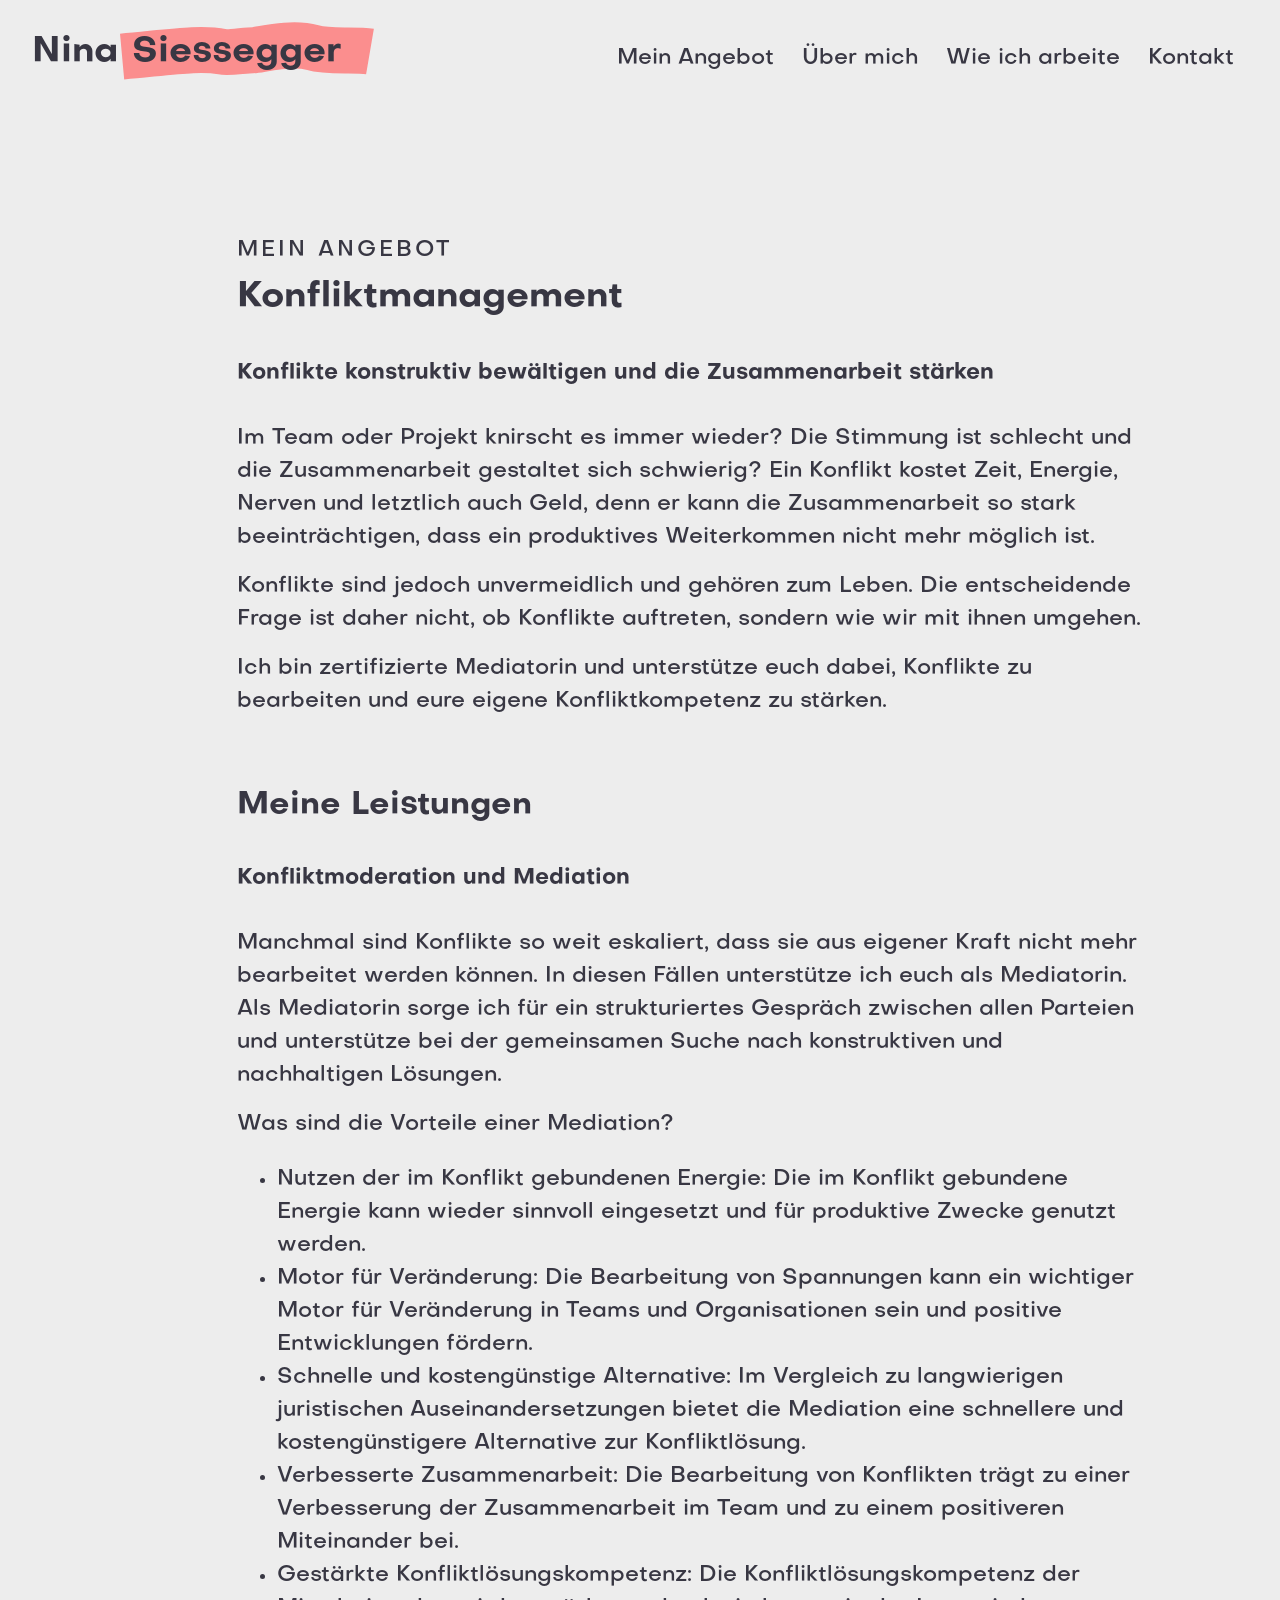
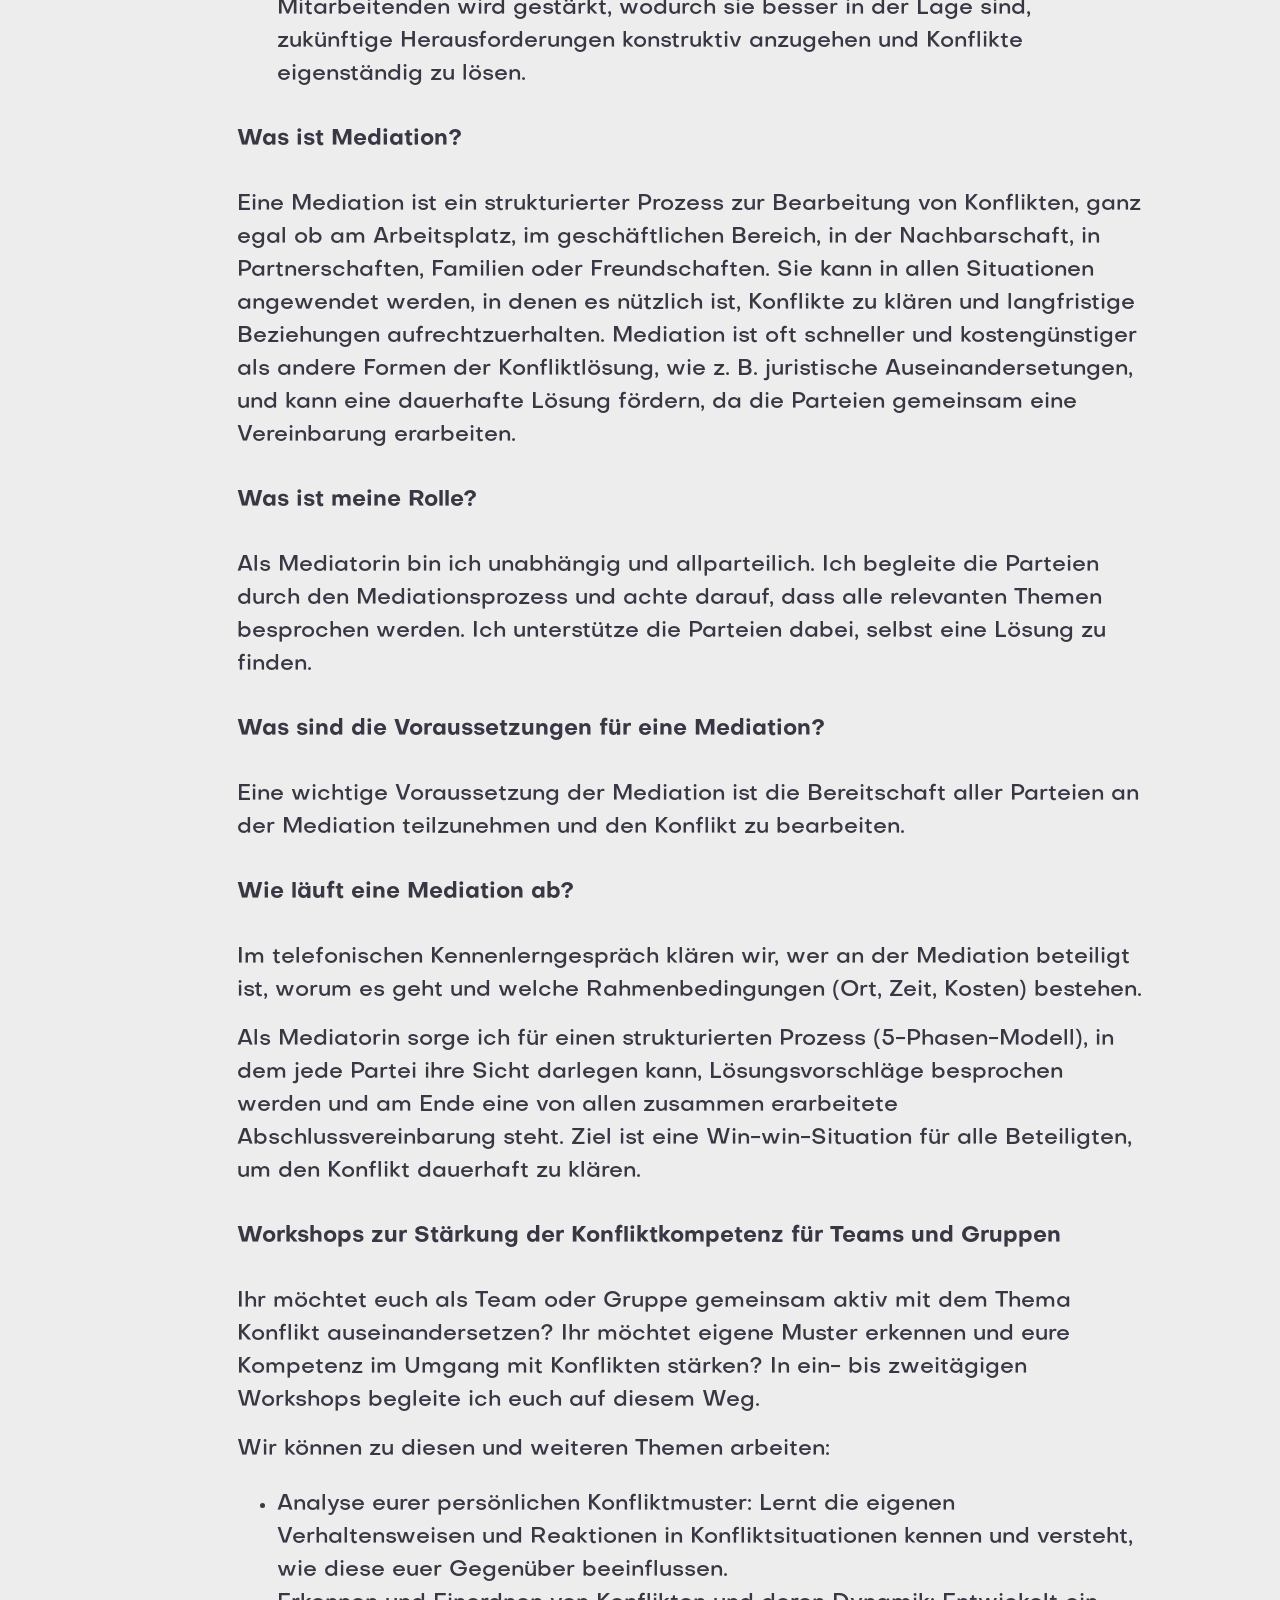
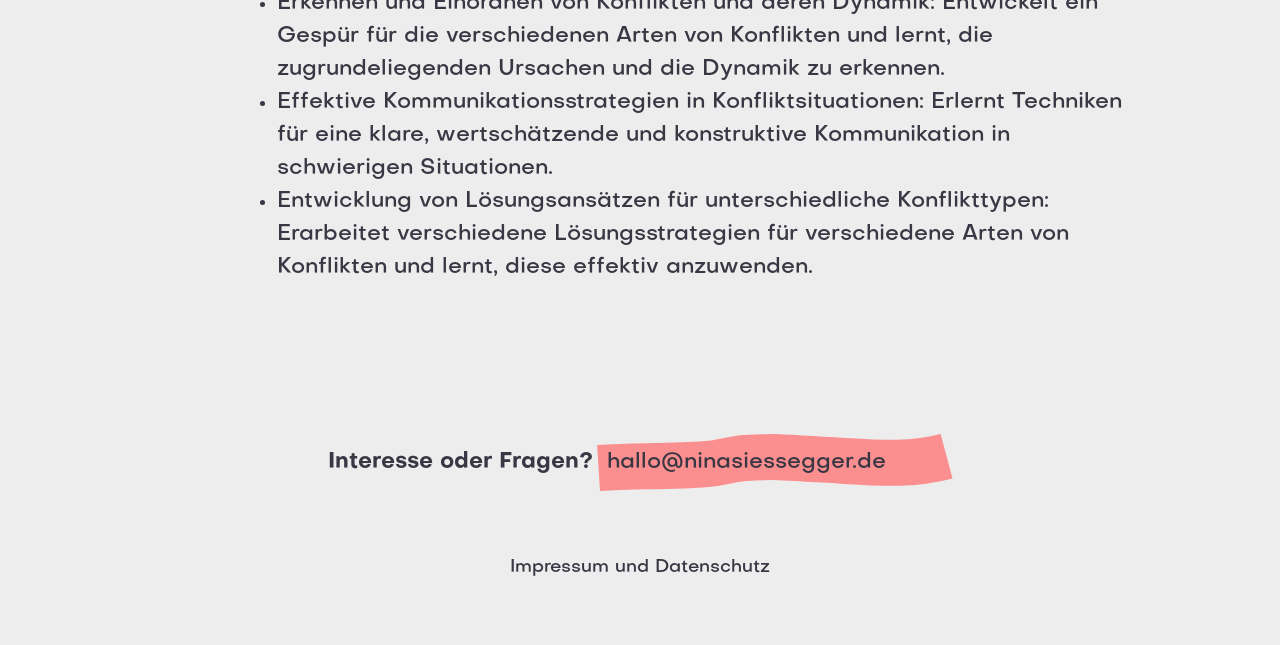
<file: konfliktmanagement/index.html>
<!DOCTYPE html>
<html >
<head><meta charset="utf-8">
<meta name="viewport" content="width=device-width, initial-scale=1">
<title>Konfliktmanagement</title>
<link rel="icon" type="image/x-icon" href="/favicon.ico">
<link rel="apple-touch-icon" type="image/png" sizes="180x180" href="/apple-touch-icon.png">
<link rel="icon" type="image/png" sizes="32x32" href="/favicon-32x32.png">
<link rel="icon" type="image/png" sizes="16x16" href="/favicon-16x316.png">
<link rel="manifest" href="/site.manifest">
<link rel="mask-icon" href="/safari-pinned-tab.svg" color="#5bbad5">
<meta property="og:site_name" content="Nina Siessegger - Organisations- und Teamentwicklung, Mediation">
<meta property="og:url" content="https://ninasiessegger.de">
<meta property="og:image" content="https://ninasiessegger.de/card.png">
<meta property="og:title" content="Konfliktmanagement">
<meta property="og:description" content="Konflikte sind in Organisationen und Teams unvermeidlich. Die entscheidende Frage ist deshalb wie wir mit ihnen umgehen. Als zertifizierte Mediatorin begleite ich die konstruktive Bearbeitung von Konflikten und unterstütze Teams dabei ihre eigene Konfliktkompetenz zu stärken.">
<meta name="description" content="Konflikte sind in Organisationen und Teams unvermeidlich. Die entscheidende Frage ist deshalb wie wir mit ihnen umgehen. Als zertifizierte Mediatorin begleite ich die konstruktive Bearbeitung von Konflikten und unterstütze Teams dabei ihre eigene Konfliktkompetenz zu stärken.">
<link rel="preload" as="fetch" crossorigin="anonymous" href="/konfliktmanagement/_payload.json">
<style>footer[data-v-6cc37941]{margin:8rem 0 4rem;text-align:center}footer a[data-v-6cc37941]{text-decoration:none}.footer-email[data-v-6cc37941]{display:flex;flex-wrap:wrap;justify-content:center}.question[data-v-6cc37941]{display:inline-block;padding-right:.25rem;padding-top:.75rem}.adress-container[data-v-6cc37941]{position:relative}.adress[data-v-6cc37941]{bottom:0;left:0;position:absolute;right:0;top:0;z-index:100}.adress a[data-v-6cc37941]{left:10px;padding-top:.75rem;position:absolute}.footer-links[data-v-6cc37941]{font-size:var(--fs-smaller);margin-top:3.25rem}footer .svg-container[data-v-6cc37941]{width:356px}footer svg path[data-v-6cc37941]{stroke:var(--red)}@media (max-width:1200px){footer .svg-container[data-v-6cc37941]{width:306px}}@media (max-width:1024px){footer[data-v-6cc37941]{margin:6rem 0 3rem}footer .svg-container[data-v-6cc37941]{width:264px}}@media (max-width:768px){footer[data-v-6cc37941]{margin:4rem 0 2rem}footer .svg-container[data-v-6cc37941]{width:246px}}@media (max-width:480px){footer[data-v-6cc37941]{margin:3rem 0 1.5rem}footer .svg-container[data-v-6cc37941]{width:214px}}</style>
<style>a[data-v-f01e6a6d]{text-decoration:none}li[data-v-f01e6a6d]{list-style:none}.navbar[data-v-f01e6a6d]{align-items:center;display:flex;justify-content:space-between;margin-bottom:6rem;padding:20px 0;position:relative;z-index:250}.navbar a[data-v-f01e6a6d]:visited{color:var(--black)}.navbar .logo svg path[data-v-f01e6a6d]{stroke:var(--red)}.logo[data-v-f01e6a6d],.logo-container[data-v-f01e6a6d]{order:1}.logo[data-v-f01e6a6d]{display:flex;font-size:var(--fs-biggest);font-weight:700}.forename[data-v-f01e6a6d]{padding-right:.125rem;padding-top:.25rem}.surname-container[data-v-f01e6a6d]{position:relative}.surname[data-v-f01e6a6d]{bottom:0;left:0;position:absolute;right:0;top:0;z-index:100}.surname span[data-v-f01e6a6d]{display:inline-block;padding-left:.75rem;padding-top:.25rem}.surname-container .svg-container[data-v-f01e6a6d]{width:254px}ul.nav-links[data-v-f01e6a6d]{padding-left:0}.menu[data-v-f01e6a6d]{display:flex;font-size:var(--fs-basic)}.menu li[data-v-f01e6a6d]{border-color:var(--gray);border-style:solid;border-width:0 0 3px;padding:0 14px}.language-switch a[data-v-f01e6a6d]:hover,.menu li[data-v-f01e6a6d]:hover{border-color:var(--blue);border-style:solid;border-width:0 0 3px;transition:.3s ease}.language-switch[data-v-f01e6a6d],.services[data-v-f01e6a6d]{position:relative}.dropdown[data-v-f01e6a6d]{background-color:var(--white);display:none;font-size:var(--fs-smaller);left:-14px;padding:1.25em 1em;position:absolute}.dropdown li+li[data-v-f01e6a6d]{margin-top:10px}.language-switch[data-v-f01e6a6d]{margin:1.25rem 0;order:3;text-transform:uppercase}.dropdown li[data-v-f01e6a6d]{border-color:var(--white);line-height:1.2;list-style-position:inside;list-style-type:square;padding:.125em 1em .125em .5em;text-align:left;width:16em}.services:hover .dropdown[data-v-f01e6a6d]{display:block}#menuToggle[data-v-f01e6a6d]{margin:0;order:2}#menuToggle .hamburger[data-v-f01e6a6d]{cursor:pointer;display:none;font-size:var(--fs-basic);height:32px;width:32px}#menuToggle span[data-v-f01e6a6d]{background:var(--black);border-radius:1px;display:block;height:4px;margin-bottom:5px;position:relative;transform-origin:63% 0;transition:transform .1s cubic-bezier(.77,.2,.05,1),opacity .15s ease;width:32px;z-index:1}#menuToggle span[data-v-f01e6a6d]:first-child{transform-origin:50% 0}#menuToggle span[data-v-f01e6a6d]:nth-last-child(2){transform-origin:63% 100%}#menuToggle a.is-active span[data-v-f01e6a6d]{opacity:1;transform:rotate(45deg) translate(-2px,-1px)}#menuToggle a.is-active span[data-v-f01e6a6d]:nth-last-child(3){opacity:0;transform:rotate(0deg) scale(.2)}#menuToggle a.is-active span[data-v-f01e6a6d]:nth-last-child(2){transform:rotate(-45deg) translateY(-1px)}@media (max-width:1200px){.surname-container .svg-container[data-v-f01e6a6d]{width:218px}}@media (max-width:1024px){.surname-container .svg-container[data-v-f01e6a6d]{width:204px}.navbar[data-v-f01e6a6d]{margin-bottom:5rem}}@media (max-width:960px){.navbar[data-v-f01e6a6d]{margin-bottom:4rem}.logo-container[data-v-f01e6a6d]{order:2}#menuToggle[data-v-f01e6a6d]{order:3}.menu[data-v-f01e6a6d]{background-color:var(--white);display:none;font-size:calc(var(--fs-basic)*1.25);left:0;margin-top:10px;padding:16px 0;position:absolute;right:0;text-align:center}.language-switch[data-v-f01e6a6d]{font-size:var(--fs-basic);font-weight:700;order:1;padding-bottom:.125rem}.menu li[data-v-f01e6a6d]{border-color:var(--white)}.menu li+li[data-v-f01e6a6d]{margin-top:12px}#menuToggle .hamburger[data-v-f01e6a6d],.menu.is-active[data-v-f01e6a6d]{display:block}.dropdown[data-v-f01e6a6d]{font-size:calc(var(--fs-basic)*1.125);left:auto;padding:.375em 0;position:relative}.dropdown li[data-v-f01e6a6d]{padding:0;text-align:center;width:auto}li.services .dropdown[data-v-f01e6a6d]{display:block}li.services[data-v-f01e6a6d]:hover{border-color:var(--white)}}@media (max-width:768px){.navbar[data-v-f01e6a6d]{margin-bottom:2rem}.surname-container .svg-container[data-v-f01e6a6d]{width:190px}.menu li+li[data-v-f01e6a6d]{margin-top:5px}}@media (max-width:480px){.navbar[data-v-f01e6a6d]{margin-bottom:.25rem}.surname-container .svg-container[data-v-f01e6a6d]{width:155px}#menuToggle .hamburger[data-v-f01e6a6d]{height:24px;padding-bottom:5px;width:24px}#menuToggle span[data-v-f01e6a6d]{height:3px;margin-bottom:4px;width:24px}.menu li[data-v-f01e6a6d],.menu li[data-v-f01e6a6d]:hover{border-width:0}}</style>
<style>.hg-marker .svg-container[data-v-5736f46f]{margin-top:5rem}h3[data-v-5736f46f]{font-weight:700;margin:2rem 0}</style>
<style>/*! normalize.css v8.0.1 | MIT License | github.com/necolas/normalize.css */html{line-height:1.15;-webkit-text-size-adjust:100%}body{margin:0}main{display:block}h1{font-size:2em;margin:.67em 0}hr{box-sizing:content-box;height:0;overflow:visible}pre{font-family:monospace,monospace;font-size:1em}a{background-color:transparent}abbr[title]{border-bottom:none;text-decoration:underline;-webkit-text-decoration:underline dotted;text-decoration:underline dotted}b,strong{font-weight:bolder}code,kbd,samp{font-family:monospace,monospace;font-size:1em}small{font-size:80%}sub,sup{font-size:75%;line-height:0;position:relative;vertical-align:baseline}sub{bottom:-.25em}sup{top:-.5em}img{border-style:none}button,input,optgroup,select,textarea{font-family:inherit;font-size:100%;line-height:1.15;margin:0}button,input{overflow:visible}button,select{text-transform:none}[type=button],[type=reset],[type=submit],button{-webkit-appearance:button}[type=button]::-moz-focus-inner,[type=reset]::-moz-focus-inner,[type=submit]::-moz-focus-inner,button::-moz-focus-inner{border-style:none;padding:0}[type=button]:-moz-focusring,[type=reset]:-moz-focusring,[type=submit]:-moz-focusring,button:-moz-focusring{outline:1px dotted ButtonText}fieldset{padding:.35em .75em .625em}legend{box-sizing:border-box;color:inherit;display:table;max-width:100%;padding:0;white-space:normal}progress{vertical-align:baseline}textarea{overflow:auto}[type=checkbox],[type=radio]{box-sizing:border-box;padding:0}[type=number]::-webkit-inner-spin-button,[type=number]::-webkit-outer-spin-button{height:auto}[type=search]{-webkit-appearance:textfield;outline-offset:-2px}[type=search]::-webkit-search-decoration{-webkit-appearance:none}::-webkit-file-upload-button{-webkit-appearance:button;font:inherit}details{display:block}summary{display:list-item}[hidden],template{display:none}</style>
<style>:root{--white:#fff;--black:#383743;--gray:#ededed;--blue:#00f;--red:#fb8e8e;--fs-basic:1.5rem;--fs-smaller:1.25rem;--fs-big:1.75rem;--fs-bigger:2rem;--fs-biggest:2.25rem}@media (max-width:1520px){:root{--fs-basic:1.375rem;--fs-smaller:1.125rem;--fs-big:1.75rem;--fs-bigger:2rem;--fs-biggest:2.25rem}}@media (max-width:1310px){:root{--fs-big:1.5rem}}@media (max-width:1200px){:root{--fs-basic:1.25rem;--fs-smaller:1rem;--fs-big:1.375rem;--fs-bigger:1.75rem;--fs-biggest:2rem}}@media (max-width:1024px){:root{--fs-basic:1.125rem;--fs-smaller:0.875rem;--fs-big:1.25rem;--fs-bigger:1.625rem;--fs-biggest:1.875rem}}@media (max-width:768px){:root{--fs-basic:1rem;--fs-smaller:0.875rem;--fs-big:1.375rem;--fs-bigger:1.5rem;--fs-biggest:1.75rem}}@media (max-width:480px){:root{--fs-basic:0.875rem;--fs-smaller:0.75rem;--fs-big:1.125rem;--fs-bigger:1.25rem;--fs-biggest:1.375rem}}@font-face{font-family:Objectivity;font-style:normal;font-weight:500;src:url(/_nuxt/Objectivity-Medium.f69d1a04.woff2) format("woff2")}@font-face{font-family:Objectivity;font-style:normal;font-weight:700;src:url(/_nuxt/Objectivity-Bold.10502ff4.woff2) format("woff2")}html{font-size:16px;line-height:1.5;-webkit-font-smoothing:antialiased;-moz-osx-font-smoothing:grayscale}body{background-color:var(--gray);font-family:Objectivity,sans-serif;font-size:var(--fs-basic);font-weight:500}a,a:visited,body{color:var(--black)}.wrap{box-sizing:border-box;margin:0 auto;max-width:1440px}h1{font-size:var(--fs-biggest);margin-bottom:2rem;margin-top:0}h2{font-weight:500;letter-spacing:3px;margin-bottom:.25rem;text-transform:uppercase}h2,h3{font-size:var(--fs-basic)}h3{margin:0}h3,p~h2{font-weight:700}p~h2{font-size:var(--fs-bigger);letter-spacing:normal;margin:4rem 0 2rem;text-transform:none}p{margin:0 0 1rem}.btn{background-color:var(--blue);color:var(--white);display:inline-block;font-size:var(--fs-smaller);letter-spacing:.5px;padding:.75rem 3rem .5rem;text-align:center;text-decoration:none}a:hover.btn{font-weight:700}a:visited.btn{color:var(--white)}.hg-marker-container{height:auto;position:relative;width:100%;z-index:0}.hg-marker{bottom:0;left:0;position:absolute;right:0;top:0}.hg-marker-container svg path{stroke:var(--white)}.svg-container{height:auto;position:relative;width:100%;z-index:50}.svg-container svg{height:100%;width:100%}.col-xs,.col-xs-1,.col-xs-10,.col-xs-11,.col-xs-12,.col-xs-2,.col-xs-3,.col-xs-4,.col-xs-5,.col-xs-6,.col-xs-7,.col-xs-8,.col-xs-9{padding-left:1.125rem;padding-right:1.125rem}@media (max-width:768px){.container-fluid{padding-left:1.25rem;padding-right:1.25rem}h1{margin-bottom:1rem}p~h2{margin:2rem 0 1rem}}.z-100{position:relative;z-index:100}.responsive-img{height:auto;width:100%}.display-md,.display-none-md,.display-none-sm,.display-sm{display:none}@media (min-width:769px){.display-md{display:block}}@media (max-width:768px){.display-none-md{display:block}}@media (min-width:481px){.display-sm{display:block}}@media (max-width:480px){.display-none-sm{display:block}.display-none-md{display:none}}</style>
<style>.container,.container-fluid{margin-left:auto;margin-right:auto}.container-fluid{padding-left:2rem;padding-right:2rem}.row{box-sizing:border-box;display:flex;flex:0 1 auto;flex-direction:row;flex-wrap:wrap;margin-left:-.5rem;margin-right:-.5rem}.row.reverse{flex-direction:row-reverse}.col.reverse{flex-direction:column-reverse}.col-xs,.col-xs-1,.col-xs-10,.col-xs-11,.col-xs-12,.col-xs-2,.col-xs-3,.col-xs-4,.col-xs-5,.col-xs-6,.col-xs-7,.col-xs-8,.col-xs-9,.col-xs-offset-0,.col-xs-offset-1,.col-xs-offset-10,.col-xs-offset-11,.col-xs-offset-12,.col-xs-offset-2,.col-xs-offset-3,.col-xs-offset-4,.col-xs-offset-5,.col-xs-offset-6,.col-xs-offset-7,.col-xs-offset-8,.col-xs-offset-9{box-sizing:border-box;flex:0 0 auto;padding-left:.5rem;padding-right:.5rem}.col-xs{flex-basis:0;flex-grow:1;max-width:100%}.col-xs-1{flex-basis:8.33333333%;max-width:8.33333333%}.col-xs-2{flex-basis:16.66666667%;max-width:16.66666667%}.col-xs-3{flex-basis:25%;max-width:25%}.col-xs-4{flex-basis:33.33333333%;max-width:33.33333333%}.col-xs-5{flex-basis:41.66666667%;max-width:41.66666667%}.col-xs-6{flex-basis:50%;max-width:50%}.col-xs-7{flex-basis:58.33333333%;max-width:58.33333333%}.col-xs-8{flex-basis:66.66666667%;max-width:66.66666667%}.col-xs-9{flex-basis:75%;max-width:75%}.col-xs-10{flex-basis:83.33333333%;max-width:83.33333333%}.col-xs-11{flex-basis:91.66666667%;max-width:91.66666667%}.col-xs-12{flex-basis:100%;max-width:100%}.col-xs-offset-0{margin-left:0}.col-xs-offset-1{margin-left:8.33333333%}.col-xs-offset-2{margin-left:16.66666667%}.col-xs-offset-3{margin-left:25%}.col-xs-offset-4{margin-left:33.33333333%}.col-xs-offset-5{margin-left:41.66666667%}.col-xs-offset-6{margin-left:50%}.col-xs-offset-7{margin-left:58.33333333%}.col-xs-offset-8{margin-left:66.66666667%}.col-xs-offset-9{margin-left:75%}.col-xs-offset-10{margin-left:83.33333333%}.col-xs-offset-11{margin-left:91.66666667%}.start-xs{justify-content:flex-start;text-align:start}.center-xs{justify-content:center;text-align:center}.end-xs{justify-content:flex-end;text-align:end}.top-xs{align-items:flex-start}.middle-xs{align-items:center}.bottom-xs{align-items:flex-end}.around-xs{justify-content:space-around}.between-xs{justify-content:space-between}.first-xs{order:-1}.last-xs{order:1}@media only screen and (min-width:48em){.container{width:49rem}.col-sm,.col-sm-1,.col-sm-10,.col-sm-11,.col-sm-12,.col-sm-2,.col-sm-3,.col-sm-4,.col-sm-5,.col-sm-6,.col-sm-7,.col-sm-8,.col-sm-9,.col-sm-offset-0,.col-sm-offset-1,.col-sm-offset-10,.col-sm-offset-11,.col-sm-offset-12,.col-sm-offset-2,.col-sm-offset-3,.col-sm-offset-4,.col-sm-offset-5,.col-sm-offset-6,.col-sm-offset-7,.col-sm-offset-8,.col-sm-offset-9{box-sizing:border-box;flex:0 0 auto;padding-left:.5rem;padding-right:.5rem}.col-sm{flex-basis:0;flex-grow:1;max-width:100%}.col-sm-1{flex-basis:8.33333333%;max-width:8.33333333%}.col-sm-2{flex-basis:16.66666667%;max-width:16.66666667%}.col-sm-3{flex-basis:25%;max-width:25%}.col-sm-4{flex-basis:33.33333333%;max-width:33.33333333%}.col-sm-5{flex-basis:41.66666667%;max-width:41.66666667%}.col-sm-6{flex-basis:50%;max-width:50%}.col-sm-7{flex-basis:58.33333333%;max-width:58.33333333%}.col-sm-8{flex-basis:66.66666667%;max-width:66.66666667%}.col-sm-9{flex-basis:75%;max-width:75%}.col-sm-10{flex-basis:83.33333333%;max-width:83.33333333%}.col-sm-11{flex-basis:91.66666667%;max-width:91.66666667%}.col-sm-12{flex-basis:100%;max-width:100%}.col-sm-offset-0{margin-left:0}.col-sm-offset-1{margin-left:8.33333333%}.col-sm-offset-2{margin-left:16.66666667%}.col-sm-offset-3{margin-left:25%}.col-sm-offset-4{margin-left:33.33333333%}.col-sm-offset-5{margin-left:41.66666667%}.col-sm-offset-6{margin-left:50%}.col-sm-offset-7{margin-left:58.33333333%}.col-sm-offset-8{margin-left:66.66666667%}.col-sm-offset-9{margin-left:75%}.col-sm-offset-10{margin-left:83.33333333%}.col-sm-offset-11{margin-left:91.66666667%}.start-sm{justify-content:flex-start;text-align:start}.center-sm{justify-content:center;text-align:center}.end-sm{justify-content:flex-end;text-align:end}.top-sm{align-items:flex-start}.middle-sm{align-items:center}.bottom-sm{align-items:flex-end}.around-sm{justify-content:space-around}.between-sm{justify-content:space-between}.first-sm{order:-1}.last-sm{order:1}}@media only screen and (min-width:64em){.container{width:65rem}.col-md,.col-md-1,.col-md-10,.col-md-11,.col-md-12,.col-md-2,.col-md-3,.col-md-4,.col-md-5,.col-md-6,.col-md-7,.col-md-8,.col-md-9,.col-md-offset-0,.col-md-offset-1,.col-md-offset-10,.col-md-offset-11,.col-md-offset-12,.col-md-offset-2,.col-md-offset-3,.col-md-offset-4,.col-md-offset-5,.col-md-offset-6,.col-md-offset-7,.col-md-offset-8,.col-md-offset-9{box-sizing:border-box;flex:0 0 auto;padding-left:.5rem;padding-right:.5rem}.col-md{flex-basis:0;flex-grow:1;max-width:100%}.col-md-1{flex-basis:8.33333333%;max-width:8.33333333%}.col-md-2{flex-basis:16.66666667%;max-width:16.66666667%}.col-md-3{flex-basis:25%;max-width:25%}.col-md-4{flex-basis:33.33333333%;max-width:33.33333333%}.col-md-5{flex-basis:41.66666667%;max-width:41.66666667%}.col-md-6{flex-basis:50%;max-width:50%}.col-md-7{flex-basis:58.33333333%;max-width:58.33333333%}.col-md-8{flex-basis:66.66666667%;max-width:66.66666667%}.col-md-9{flex-basis:75%;max-width:75%}.col-md-10{flex-basis:83.33333333%;max-width:83.33333333%}.col-md-11{flex-basis:91.66666667%;max-width:91.66666667%}.col-md-12{flex-basis:100%;max-width:100%}.col-md-offset-0{margin-left:0}.col-md-offset-1{margin-left:8.33333333%}.col-md-offset-2{margin-left:16.66666667%}.col-md-offset-3{margin-left:25%}.col-md-offset-4{margin-left:33.33333333%}.col-md-offset-5{margin-left:41.66666667%}.col-md-offset-6{margin-left:50%}.col-md-offset-7{margin-left:58.33333333%}.col-md-offset-8{margin-left:66.66666667%}.col-md-offset-9{margin-left:75%}.col-md-offset-10{margin-left:83.33333333%}.col-md-offset-11{margin-left:91.66666667%}.start-md{justify-content:flex-start;text-align:start}.center-md{justify-content:center;text-align:center}.end-md{justify-content:flex-end;text-align:end}.top-md{align-items:flex-start}.middle-md{align-items:center}.bottom-md{align-items:flex-end}.around-md{justify-content:space-around}.between-md{justify-content:space-between}.first-md{order:-1}.last-md{order:1}}@media only screen and (min-width:75em){.container{width:76rem}.col-lg,.col-lg-1,.col-lg-10,.col-lg-11,.col-lg-12,.col-lg-2,.col-lg-3,.col-lg-4,.col-lg-5,.col-lg-6,.col-lg-7,.col-lg-8,.col-lg-9,.col-lg-offset-0,.col-lg-offset-1,.col-lg-offset-10,.col-lg-offset-11,.col-lg-offset-12,.col-lg-offset-2,.col-lg-offset-3,.col-lg-offset-4,.col-lg-offset-5,.col-lg-offset-6,.col-lg-offset-7,.col-lg-offset-8,.col-lg-offset-9{box-sizing:border-box;flex:0 0 auto;padding-left:.5rem;padding-right:.5rem}.col-lg{flex-basis:0;flex-grow:1;max-width:100%}.col-lg-1{flex-basis:8.33333333%;max-width:8.33333333%}.col-lg-2{flex-basis:16.66666667%;max-width:16.66666667%}.col-lg-3{flex-basis:25%;max-width:25%}.col-lg-4{flex-basis:33.33333333%;max-width:33.33333333%}.col-lg-5{flex-basis:41.66666667%;max-width:41.66666667%}.col-lg-6{flex-basis:50%;max-width:50%}.col-lg-7{flex-basis:58.33333333%;max-width:58.33333333%}.col-lg-8{flex-basis:66.66666667%;max-width:66.66666667%}.col-lg-9{flex-basis:75%;max-width:75%}.col-lg-10{flex-basis:83.33333333%;max-width:83.33333333%}.col-lg-11{flex-basis:91.66666667%;max-width:91.66666667%}.col-lg-12{flex-basis:100%;max-width:100%}.col-lg-offset-0{margin-left:0}.col-lg-offset-1{margin-left:8.33333333%}.col-lg-offset-2{margin-left:16.66666667%}.col-lg-offset-3{margin-left:25%}.col-lg-offset-4{margin-left:33.33333333%}.col-lg-offset-5{margin-left:41.66666667%}.col-lg-offset-6{margin-left:50%}.col-lg-offset-7{margin-left:58.33333333%}.col-lg-offset-8{margin-left:66.66666667%}.col-lg-offset-9{margin-left:75%}.col-lg-offset-10{margin-left:83.33333333%}.col-lg-offset-11{margin-left:91.66666667%}.start-lg{justify-content:flex-start;text-align:start}.center-lg{justify-content:center;text-align:center}.end-lg{justify-content:flex-end;text-align:end}.top-lg{align-items:flex-start}.middle-lg{align-items:center}.bottom-lg{align-items:flex-end}.around-lg{justify-content:space-around}.between-lg{justify-content:space-between}.first-lg{order:-1}.last-lg{order:1}}</style>
<link rel="stylesheet" href="/_nuxt/entry.51de2469.css">
<link rel="modulepreload" as="script" crossorigin href="/_nuxt/entry.79f37cee.js">
<link rel="modulepreload" as="script" crossorigin href="/_nuxt/default.07d215e4.js">
<link rel="modulepreload" as="script" crossorigin href="/_nuxt/index.95f2040e.js">
<link rel="modulepreload" as="script" crossorigin href="/_nuxt/vue.f36acd1f.494dcfe6.js">
<link rel="modulepreload" as="script" crossorigin href="/_nuxt/nuxt-link.e6f1a1de.js">
<link rel="modulepreload" as="script" crossorigin href="/_nuxt/konfliktmanagement.05ed3bed.js">
<link rel="prefetch" as="script" crossorigin href="/_nuxt/error-404.f7ab8a95.js">
<link rel="prefetch" as="script" crossorigin href="/_nuxt/error-500.0bfee820.js">
<script type="module" src="/_nuxt/entry.79f37cee.js" crossorigin></script></head>
<body ><div id="__nuxt"><div class="wrap container-fluid"><nav class="navbar" data-v-f01e6a6d><a href="/" class="navbar-item logo-container" data-v-f01e6a6d><div class="logo" data-v-f01e6a6d><div class="forename" data-v-f01e6a6d>Nina</div><div class="surname-container" data-v-f01e6a6d><div class="surname" data-v-f01e6a6d><span data-v-f01e6a6d>Siessegger</span></div><div class="svg-container" data-v-f01e6a6d><svg xmlns="http://www.w3.org/2000/svg" viewBox="0 0 254 58" fill="none" data-v-f01e6a6d><path stroke-width="46" d="M2.095 34.601c49.889-4.544 77.594-9.218 100.442-4.84 6.602 1.265 22.442-1.614 30.973-1.583 5.552.02 37.377-8.735 58.793-2.674 18.497 5.235 41.096 1.184 57.689 4.027" data-v-f01e6a6d></path></svg></div></div></div></a><div id="menuToggle" class="nav-links" data-v-f01e6a6d><a role="button" data-target="menu" aria-label="menu" aria-expanded="false" class="hamburger" data-v-f01e6a6d><span aria-hidden="true" data-v-f01e6a6d></span><span aria-hidden="true" data-v-f01e6a6d></span><span aria-hidden="true" data-v-f01e6a6d></span></a><ul id="menu" class="menu" data-v-f01e6a6d><li class="services" data-v-f01e6a6d><a href="/" class="" data-v-f01e6a6d> Mein Angebot </a><ul class="dropdown" data-v-f01e6a6d><li data-v-f01e6a6d><a href="/agile-organisationsberatung" class="" data-v-f01e6a6d> Agile Organisationsberatung </a></li><li data-v-f01e6a6d><a href="/teamentwicklung" class="" data-v-f01e6a6d> Teamentwicklung </a></li><li data-v-f01e6a6d><a aria-current="page" href="/konfliktmanagement" class="router-link-active router-link-exact-active" data-v-f01e6a6d> Konfliktmanagement </a></li><li data-v-f01e6a6d><a href="/leadership-coaching" class="" data-v-f01e6a6d> Leadership Coaching </a></li><li data-v-f01e6a6d><a href="/inqa-coaching" class="" data-v-f01e6a6d> INQA: Förderung für KMU </a></li></ul></li><li data-v-f01e6a6d><a href="/ueber-mich" class="" data-v-f01e6a6d> Über mich </a></li><li data-v-f01e6a6d><a href="/wie-ich-arbeite" class="" data-v-f01e6a6d> Wie ich arbeite </a></li><li data-v-f01e6a6d><a href="/kontakt" class="" data-v-f01e6a6d> Kontakt </a></li></ul></div></nav><main><!--[--><div class="row" data-v-5736f46f><div class="col-xs-12 col-md-offset-1 col-lg-offset-2 col-lg-9 col-md-10" data-v-5736f46f><h2 class="z-100" data-v-5736f46f> Mein Angebot </h2><h1 class="z-100" data-v-5736f46f> Konfliktmanagement </h1><h3 class="z-100" data-v-5736f46f>Konflikte konstruktiv bewältigen und die Zusammenarbeit stärken</h3><p class="z-100" data-v-5736f46f> Im Team oder Projekt knirscht es immer wieder? Die Stimmung ist schlecht und die Zusammenarbeit gestaltet sich schwierig? Ein Konflikt kostet Zeit, Energie, Nerven und letztlich auch Geld, denn er kann die Zusammenarbeit so stark beeinträchtigen, dass ein produktives Weiterkommen nicht mehr möglich ist. </p><p class="z-100" data-v-5736f46f> Konflikte sind jedoch unvermeidlich und gehören zum Leben. Die entscheidende Frage ist daher nicht, ob Konflikte auftreten, sondern wie wir mit ihnen umgehen. </p><p class="z-100" data-v-5736f46f> Ich bin zertifizierte Mediatorin und unterstütze euch dabei, Konflikte zu bearbeiten und eure eigene Konfliktkompetenz zu stärken. </p><h2 class="z-100" data-v-5736f46f>Meine Leistungen</h2><h3 class="z-100" data-v-5736f46f>Konfliktmoderation und Mediation</h3><p class="z-100" data-v-5736f46f> Manchmal sind Konflikte so weit eskaliert, dass sie aus eigener Kraft nicht mehr bearbeitet werden können. In diesen Fällen unterstütze ich euch als Mediatorin. Als Mediatorin sorge ich für ein strukturiertes Gespräch zwischen allen Parteien und unterstütze bei der gemeinsamen Suche nach konstruktiven und nachhaltigen Lösungen. </p><p class="z-100" data-v-5736f46f> Was sind die Vorteile einer Mediation? </p><ul data-v-5736f46f><li data-v-5736f46f>Nutzen der im Konflikt gebundenen Energie: Die im Konflikt gebundene Energie kann wieder sinnvoll eingesetzt und für produktive Zwecke genutzt werden.</li><li data-v-5736f46f>Motor für Veränderung: Die Bearbeitung von Spannungen kann ein wichtiger Motor für Veränderung in Teams und Organisationen sein und positive Entwicklungen fördern.</li><li data-v-5736f46f>Schnelle und kostengünstige Alternative: Im Vergleich zu langwierigen juristischen Auseinandersetzungen bietet die Mediation eine schnellere und kostengünstigere Alternative zur Konfliktlösung.</li><li data-v-5736f46f>Verbesserte Zusammenarbeit: Die Bearbeitung von Konflikten trägt zu einer Verbesserung der Zusammenarbeit im Team und zu einem positiveren Miteinander bei.</li><li data-v-5736f46f>Gestärkte Konfliktlösungskompetenz: Die Konfliktlösungskompetenz der Mitarbeitenden wird gestärkt, wodurch sie besser in der Lage sind, zukünftige Herausforderungen konstruktiv anzugehen und Konflikte eigenständig zu lösen.</li></ul><h3 data-v-5736f46f>Was ist Mediation?</h3><p class="z-100" data-v-5736f46f> Eine Mediation ist ein strukturierter Prozess zur Bearbeitung von Konflikten, ganz egal ob am Arbeitsplatz, im geschäftlichen Bereich, in der Nachbarschaft, in Partnerschaften, Familien oder Freundschaften. Sie kann in allen Situationen angewendet werden, in denen es nützlich ist, Konflikte zu klären und langfristige Beziehungen aufrechtzuerhalten. Mediation ist oft schneller und kostengünstiger als andere Formen der Konfliktlösung, wie z. B. juristische Auseinandersetungen, und kann eine dauerhafte Lösung fördern, da die Parteien gemeinsam eine Vereinbarung erarbeiten. </p><h3 data-v-5736f46f>Was ist meine Rolle?</h3><p class="z-100" data-v-5736f46f> Als Mediatorin bin ich unabhängig und allparteilich. Ich begleite die Parteien durch den Mediationsprozess und achte darauf, dass alle relevanten Themen besprochen werden. Ich unterstütze die Parteien dabei, selbst eine Lösung zu finden. </p><h3 data-v-5736f46f>Was sind die Voraussetzungen für eine Mediation?</h3><p class="z-100" data-v-5736f46f> Eine wichtige Voraussetzung der Mediation ist die Bereitschaft aller Parteien an der Mediation teilzunehmen und den Konflikt zu bearbeiten. </p><h3 data-v-5736f46f>Wie läuft eine Mediation ab?</h3><p class="z-100" data-v-5736f46f> Im telefonischen Kennenlerngespräch klären wir, wer an der Mediation beteiligt ist, worum es geht und welche Rahmenbedingungen (Ort, Zeit, Kosten) bestehen. </p><p class="z-100" data-v-5736f46f> Als Mediatorin sorge ich für einen strukturierten Prozess (5-Phasen-Modell), in dem jede Partei ihre Sicht darlegen kann, Lösungsvorschläge besprochen werden und am Ende eine von allen zusammen erarbeitete Abschlussvereinbarung steht. Ziel ist eine Win-win-Situation für alle Beteiligten, um den Konflikt dauerhaft zu klären. </p><h3 class="z-100" data-v-5736f46f>Workshops zur Stärkung der Konfliktkompetenz für Teams und Gruppen</h3><p class="z-100" data-v-5736f46f> Ihr möchtet euch als Team oder Gruppe gemeinsam aktiv mit dem Thema Konflikt auseinandersetzen? Ihr möchtet eigene Muster erkennen und eure Kompetenz im Umgang mit Konflikten stärken? In ein- bis zweitägigen Workshops begleite ich euch auf diesem Weg. </p><p class="z-100" data-v-5736f46f> Wir können zu diesen und weiteren Themen arbeiten: </p><ul data-v-5736f46f><li data-v-5736f46f>Analyse eurer persönlichen Konfliktmuster: Lernt die eigenen Verhaltensweisen und Reaktionen in Konfliktsituationen kennen und versteht, wie diese euer Gegenüber beeinflussen.</li><li data-v-5736f46f>Erkennen und Einordnen von Konflikten und deren Dynamik: Entwickelt ein Gespür für die verschiedenen Arten von Konflikten und lernt, die zugrundeliegenden Ursachen und die Dynamik zu erkennen.</li><li data-v-5736f46f>Effektive Kommunikationsstrategien in Konfliktsituationen: Erlernt Techniken für eine klare, wertschätzende und konstruktive Kommunikation in schwierigen Situationen.</li><li data-v-5736f46f>Entwicklung von Lösungsansätzen für unterschiedliche Konflikttypen: Erarbeitet verschiedene Lösungsstrategien für verschiedene Arten von Konflikten und lernt, diese effektiv anzuwenden.</li></ul></div></div><!--]--></main><footer data-v-6cc37941><div class="footer-email z-100" data-v-6cc37941><strong class="question" data-v-6cc37941>Interesse oder Fragen?</strong><div class="adress-container" data-v-6cc37941><div class="adress" data-v-6cc37941><a href="mailto:hallo@ninasiessegger.de" data-v-6cc37941> hallo@ninasiessegger.de </a></div><div class="svg-container" data-v-6cc37941><svg xmlns="http://www.w3.org/2000/svg" width="100%" height="100%" viewBox="0 0 356 57" fill="none" data-v-6cc37941><path stroke-width="46" d="M1.564 34c37.565-2.352 70.75-.994 108.269-4 16.05-1.286 26.167-5.443 38.386-6 32.992-1.504 34.483-1.198 72.791 1.391 50.207 2.394 87.76 7.818 128.554-3.169" data-v-6cc37941></path></svg></div></div></div><div class="footer-links" data-v-6cc37941><a href="/impressum" class="" data-v-6cc37941> Impressum </a> und <a href="/datenschutz" class="" data-v-6cc37941> Datenschutz </a></div></footer></div></div><script type="application/json" id="__NUXT_DATA__" data-ssr="true" data-src="/konfliktmanagement/_payload.json">[{"state":1,"_errors":3,"serverRendered":5,"path":6,"prerenderedAt":7},["Reactive",2],{},["Reactive",4],{},true,"/konfliktmanagement",1711448227379]</script>
<script>window.__NUXT__={};window.__NUXT__.config={public:{},app:{baseURL:"/",buildAssetsDir:"/_nuxt/",cdnURL:""}}</script></body>
</html>
</file>
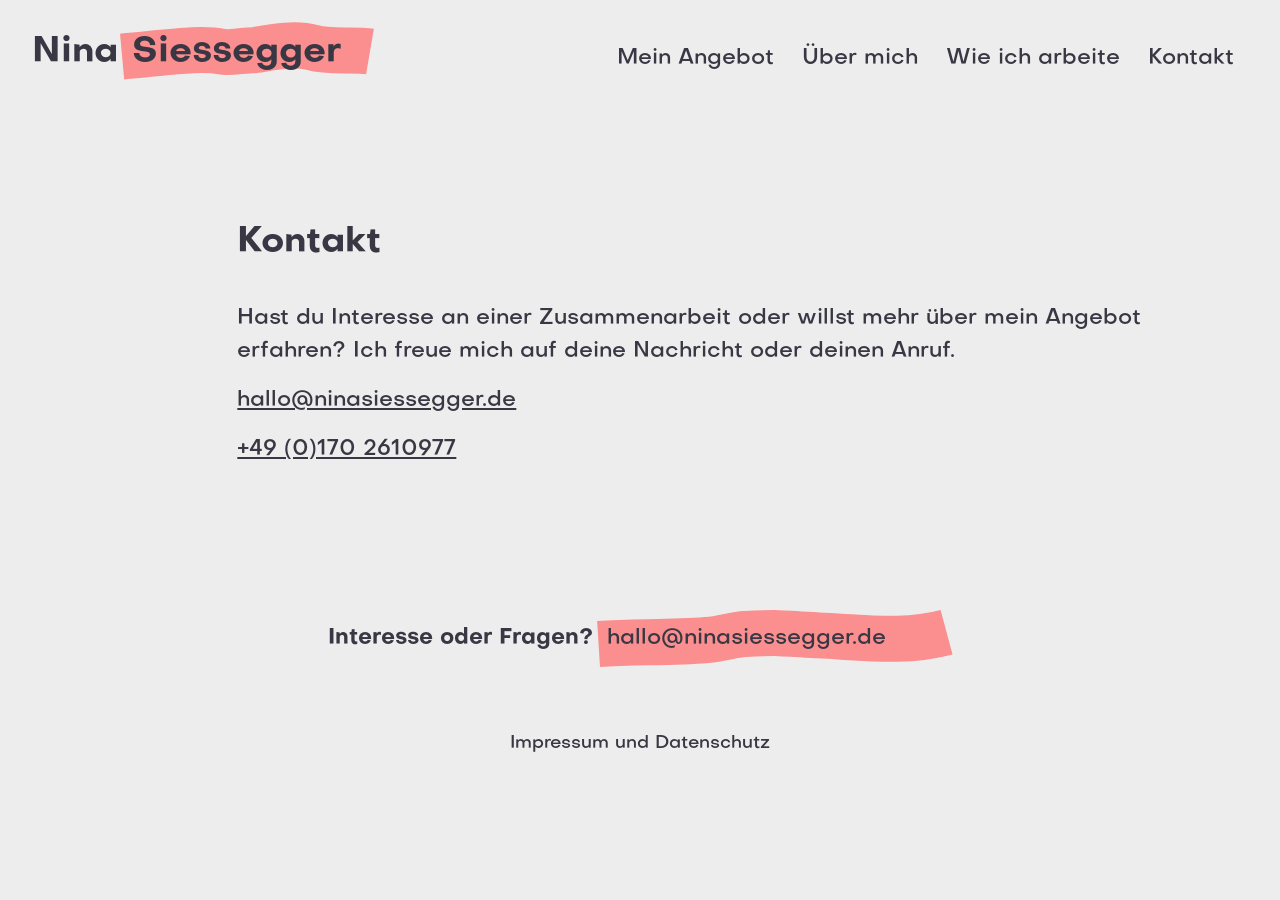
<file: kontakt/index.html>
<!DOCTYPE html>
<html >
<head><meta charset="utf-8">
<meta name="viewport" content="width=device-width, initial-scale=1">
<title>Kontakt - Nina Siessegger</title>
<link rel="icon" type="image/x-icon" href="/favicon.ico">
<link rel="apple-touch-icon" type="image/png" sizes="180x180" href="/apple-touch-icon.png">
<link rel="icon" type="image/png" sizes="32x32" href="/favicon-32x32.png">
<link rel="icon" type="image/png" sizes="16x16" href="/favicon-16x316.png">
<link rel="manifest" href="/site.manifest">
<link rel="mask-icon" href="/safari-pinned-tab.svg" color="#5bbad5">
<meta property="og:site_name" content="Nina Siessegger - Organisations- und Teamentwicklung, Mediation">
<meta property="og:url" content="https://ninasiessegger.de">
<meta property="og:image" content="https://ninasiessegger.de/card.png">
<meta property="og:title" content="Kontakt - Nina Siessegger">
<meta property="og:description" content="Hast du Interesse an einer Zusammenarbeit oder willst mehr über mein Angebot erfahren? Ich freue mich auf deine Nachricht oder deinen Anruf.">
<meta name="description" content="Hast du Interesse an einer Zusammenarbeit oder willst mehr über mein Angebot erfahren? Ich freue mich auf deine Nachricht oder deinen Anruf.">
<link rel="preload" as="fetch" crossorigin="anonymous" href="/kontakt/_payload.json">
<style>footer[data-v-6cc37941]{margin:8rem 0 4rem;text-align:center}footer a[data-v-6cc37941]{text-decoration:none}.footer-email[data-v-6cc37941]{display:flex;flex-wrap:wrap;justify-content:center}.question[data-v-6cc37941]{display:inline-block;padding-right:.25rem;padding-top:.75rem}.adress-container[data-v-6cc37941]{position:relative}.adress[data-v-6cc37941]{bottom:0;left:0;position:absolute;right:0;top:0;z-index:100}.adress a[data-v-6cc37941]{left:10px;padding-top:.75rem;position:absolute}.footer-links[data-v-6cc37941]{font-size:var(--fs-smaller);margin-top:3.25rem}footer .svg-container[data-v-6cc37941]{width:356px}footer svg path[data-v-6cc37941]{stroke:var(--red)}@media (max-width:1200px){footer .svg-container[data-v-6cc37941]{width:306px}}@media (max-width:1024px){footer[data-v-6cc37941]{margin:6rem 0 3rem}footer .svg-container[data-v-6cc37941]{width:264px}}@media (max-width:768px){footer[data-v-6cc37941]{margin:4rem 0 2rem}footer .svg-container[data-v-6cc37941]{width:246px}}@media (max-width:480px){footer[data-v-6cc37941]{margin:3rem 0 1.5rem}footer .svg-container[data-v-6cc37941]{width:214px}}</style>
<style>a[data-v-f01e6a6d]{text-decoration:none}li[data-v-f01e6a6d]{list-style:none}.navbar[data-v-f01e6a6d]{align-items:center;display:flex;justify-content:space-between;margin-bottom:6rem;padding:20px 0;position:relative;z-index:250}.navbar a[data-v-f01e6a6d]:visited{color:var(--black)}.navbar .logo svg path[data-v-f01e6a6d]{stroke:var(--red)}.logo[data-v-f01e6a6d],.logo-container[data-v-f01e6a6d]{order:1}.logo[data-v-f01e6a6d]{display:flex;font-size:var(--fs-biggest);font-weight:700}.forename[data-v-f01e6a6d]{padding-right:.125rem;padding-top:.25rem}.surname-container[data-v-f01e6a6d]{position:relative}.surname[data-v-f01e6a6d]{bottom:0;left:0;position:absolute;right:0;top:0;z-index:100}.surname span[data-v-f01e6a6d]{display:inline-block;padding-left:.75rem;padding-top:.25rem}.surname-container .svg-container[data-v-f01e6a6d]{width:254px}ul.nav-links[data-v-f01e6a6d]{padding-left:0}.menu[data-v-f01e6a6d]{display:flex;font-size:var(--fs-basic)}.menu li[data-v-f01e6a6d]{border-color:var(--gray);border-style:solid;border-width:0 0 3px;padding:0 14px}.language-switch a[data-v-f01e6a6d]:hover,.menu li[data-v-f01e6a6d]:hover{border-color:var(--blue);border-style:solid;border-width:0 0 3px;transition:.3s ease}.language-switch[data-v-f01e6a6d],.services[data-v-f01e6a6d]{position:relative}.dropdown[data-v-f01e6a6d]{background-color:var(--white);display:none;font-size:var(--fs-smaller);left:-14px;padding:1.25em 1em;position:absolute}.dropdown li+li[data-v-f01e6a6d]{margin-top:10px}.language-switch[data-v-f01e6a6d]{margin:1.25rem 0;order:3;text-transform:uppercase}.dropdown li[data-v-f01e6a6d]{border-color:var(--white);line-height:1.2;list-style-position:inside;list-style-type:square;padding:.125em 1em .125em .5em;text-align:left;width:16em}.services:hover .dropdown[data-v-f01e6a6d]{display:block}#menuToggle[data-v-f01e6a6d]{margin:0;order:2}#menuToggle .hamburger[data-v-f01e6a6d]{cursor:pointer;display:none;font-size:var(--fs-basic);height:32px;width:32px}#menuToggle span[data-v-f01e6a6d]{background:var(--black);border-radius:1px;display:block;height:4px;margin-bottom:5px;position:relative;transform-origin:63% 0;transition:transform .1s cubic-bezier(.77,.2,.05,1),opacity .15s ease;width:32px;z-index:1}#menuToggle span[data-v-f01e6a6d]:first-child{transform-origin:50% 0}#menuToggle span[data-v-f01e6a6d]:nth-last-child(2){transform-origin:63% 100%}#menuToggle a.is-active span[data-v-f01e6a6d]{opacity:1;transform:rotate(45deg) translate(-2px,-1px)}#menuToggle a.is-active span[data-v-f01e6a6d]:nth-last-child(3){opacity:0;transform:rotate(0deg) scale(.2)}#menuToggle a.is-active span[data-v-f01e6a6d]:nth-last-child(2){transform:rotate(-45deg) translateY(-1px)}@media (max-width:1200px){.surname-container .svg-container[data-v-f01e6a6d]{width:218px}}@media (max-width:1024px){.surname-container .svg-container[data-v-f01e6a6d]{width:204px}.navbar[data-v-f01e6a6d]{margin-bottom:5rem}}@media (max-width:960px){.navbar[data-v-f01e6a6d]{margin-bottom:4rem}.logo-container[data-v-f01e6a6d]{order:2}#menuToggle[data-v-f01e6a6d]{order:3}.menu[data-v-f01e6a6d]{background-color:var(--white);display:none;font-size:calc(var(--fs-basic)*1.25);left:0;margin-top:10px;padding:16px 0;position:absolute;right:0;text-align:center}.language-switch[data-v-f01e6a6d]{font-size:var(--fs-basic);font-weight:700;order:1;padding-bottom:.125rem}.menu li[data-v-f01e6a6d]{border-color:var(--white)}.menu li+li[data-v-f01e6a6d]{margin-top:12px}#menuToggle .hamburger[data-v-f01e6a6d],.menu.is-active[data-v-f01e6a6d]{display:block}.dropdown[data-v-f01e6a6d]{font-size:calc(var(--fs-basic)*1.125);left:auto;padding:.375em 0;position:relative}.dropdown li[data-v-f01e6a6d]{padding:0;text-align:center;width:auto}li.services .dropdown[data-v-f01e6a6d]{display:block}li.services[data-v-f01e6a6d]:hover{border-color:var(--white)}}@media (max-width:768px){.navbar[data-v-f01e6a6d]{margin-bottom:2rem}.surname-container .svg-container[data-v-f01e6a6d]{width:190px}.menu li+li[data-v-f01e6a6d]{margin-top:5px}}@media (max-width:480px){.navbar[data-v-f01e6a6d]{margin-bottom:.25rem}.surname-container .svg-container[data-v-f01e6a6d]{width:155px}#menuToggle .hamburger[data-v-f01e6a6d]{height:24px;padding-bottom:5px;width:24px}#menuToggle span[data-v-f01e6a6d]{height:3px;margin-bottom:4px;width:24px}.menu li[data-v-f01e6a6d],.menu li[data-v-f01e6a6d]:hover{border-width:0}}</style>
<style>.contact[data-v-99cae951]{margin-bottom:1rem}.contact p[data-v-99cae951]{margin:0}</style>
<style>/*! normalize.css v8.0.1 | MIT License | github.com/necolas/normalize.css */html{line-height:1.15;-webkit-text-size-adjust:100%}body{margin:0}main{display:block}h1{font-size:2em;margin:.67em 0}hr{box-sizing:content-box;height:0;overflow:visible}pre{font-family:monospace,monospace;font-size:1em}a{background-color:transparent}abbr[title]{border-bottom:none;text-decoration:underline;-webkit-text-decoration:underline dotted;text-decoration:underline dotted}b,strong{font-weight:bolder}code,kbd,samp{font-family:monospace,monospace;font-size:1em}small{font-size:80%}sub,sup{font-size:75%;line-height:0;position:relative;vertical-align:baseline}sub{bottom:-.25em}sup{top:-.5em}img{border-style:none}button,input,optgroup,select,textarea{font-family:inherit;font-size:100%;line-height:1.15;margin:0}button,input{overflow:visible}button,select{text-transform:none}[type=button],[type=reset],[type=submit],button{-webkit-appearance:button}[type=button]::-moz-focus-inner,[type=reset]::-moz-focus-inner,[type=submit]::-moz-focus-inner,button::-moz-focus-inner{border-style:none;padding:0}[type=button]:-moz-focusring,[type=reset]:-moz-focusring,[type=submit]:-moz-focusring,button:-moz-focusring{outline:1px dotted ButtonText}fieldset{padding:.35em .75em .625em}legend{box-sizing:border-box;color:inherit;display:table;max-width:100%;padding:0;white-space:normal}progress{vertical-align:baseline}textarea{overflow:auto}[type=checkbox],[type=radio]{box-sizing:border-box;padding:0}[type=number]::-webkit-inner-spin-button,[type=number]::-webkit-outer-spin-button{height:auto}[type=search]{-webkit-appearance:textfield;outline-offset:-2px}[type=search]::-webkit-search-decoration{-webkit-appearance:none}::-webkit-file-upload-button{-webkit-appearance:button;font:inherit}details{display:block}summary{display:list-item}[hidden],template{display:none}</style>
<style>:root{--white:#fff;--black:#383743;--gray:#ededed;--blue:#00f;--red:#fb8e8e;--fs-basic:1.5rem;--fs-smaller:1.25rem;--fs-big:1.75rem;--fs-bigger:2rem;--fs-biggest:2.25rem}@media (max-width:1520px){:root{--fs-basic:1.375rem;--fs-smaller:1.125rem;--fs-big:1.75rem;--fs-bigger:2rem;--fs-biggest:2.25rem}}@media (max-width:1310px){:root{--fs-big:1.5rem}}@media (max-width:1200px){:root{--fs-basic:1.25rem;--fs-smaller:1rem;--fs-big:1.375rem;--fs-bigger:1.75rem;--fs-biggest:2rem}}@media (max-width:1024px){:root{--fs-basic:1.125rem;--fs-smaller:0.875rem;--fs-big:1.25rem;--fs-bigger:1.625rem;--fs-biggest:1.875rem}}@media (max-width:768px){:root{--fs-basic:1rem;--fs-smaller:0.875rem;--fs-big:1.375rem;--fs-bigger:1.5rem;--fs-biggest:1.75rem}}@media (max-width:480px){:root{--fs-basic:0.875rem;--fs-smaller:0.75rem;--fs-big:1.125rem;--fs-bigger:1.25rem;--fs-biggest:1.375rem}}@font-face{font-family:Objectivity;font-style:normal;font-weight:500;src:url(/_nuxt/Objectivity-Medium.f69d1a04.woff2) format("woff2")}@font-face{font-family:Objectivity;font-style:normal;font-weight:700;src:url(/_nuxt/Objectivity-Bold.10502ff4.woff2) format("woff2")}html{font-size:16px;line-height:1.5;-webkit-font-smoothing:antialiased;-moz-osx-font-smoothing:grayscale}body{background-color:var(--gray);font-family:Objectivity,sans-serif;font-size:var(--fs-basic);font-weight:500}a,a:visited,body{color:var(--black)}.wrap{box-sizing:border-box;margin:0 auto;max-width:1440px}h1{font-size:var(--fs-biggest);margin-bottom:2rem;margin-top:0}h2{font-weight:500;letter-spacing:3px;margin-bottom:.25rem;text-transform:uppercase}h2,h3{font-size:var(--fs-basic)}h3{margin:0}h3,p~h2{font-weight:700}p~h2{font-size:var(--fs-bigger);letter-spacing:normal;margin:4rem 0 2rem;text-transform:none}p{margin:0 0 1rem}.btn{background-color:var(--blue);color:var(--white);display:inline-block;font-size:var(--fs-smaller);letter-spacing:.5px;padding:.75rem 3rem .5rem;text-align:center;text-decoration:none}a:hover.btn{font-weight:700}a:visited.btn{color:var(--white)}.hg-marker-container{height:auto;position:relative;width:100%;z-index:0}.hg-marker{bottom:0;left:0;position:absolute;right:0;top:0}.hg-marker-container svg path{stroke:var(--white)}.svg-container{height:auto;position:relative;width:100%;z-index:50}.svg-container svg{height:100%;width:100%}.col-xs,.col-xs-1,.col-xs-10,.col-xs-11,.col-xs-12,.col-xs-2,.col-xs-3,.col-xs-4,.col-xs-5,.col-xs-6,.col-xs-7,.col-xs-8,.col-xs-9{padding-left:1.125rem;padding-right:1.125rem}@media (max-width:768px){.container-fluid{padding-left:1.25rem;padding-right:1.25rem}h1{margin-bottom:1rem}p~h2{margin:2rem 0 1rem}}.z-100{position:relative;z-index:100}.responsive-img{height:auto;width:100%}.display-md,.display-none-md,.display-none-sm,.display-sm{display:none}@media (min-width:769px){.display-md{display:block}}@media (max-width:768px){.display-none-md{display:block}}@media (min-width:481px){.display-sm{display:block}}@media (max-width:480px){.display-none-sm{display:block}.display-none-md{display:none}}</style>
<style>.container,.container-fluid{margin-left:auto;margin-right:auto}.container-fluid{padding-left:2rem;padding-right:2rem}.row{box-sizing:border-box;display:flex;flex:0 1 auto;flex-direction:row;flex-wrap:wrap;margin-left:-.5rem;margin-right:-.5rem}.row.reverse{flex-direction:row-reverse}.col.reverse{flex-direction:column-reverse}.col-xs,.col-xs-1,.col-xs-10,.col-xs-11,.col-xs-12,.col-xs-2,.col-xs-3,.col-xs-4,.col-xs-5,.col-xs-6,.col-xs-7,.col-xs-8,.col-xs-9,.col-xs-offset-0,.col-xs-offset-1,.col-xs-offset-10,.col-xs-offset-11,.col-xs-offset-12,.col-xs-offset-2,.col-xs-offset-3,.col-xs-offset-4,.col-xs-offset-5,.col-xs-offset-6,.col-xs-offset-7,.col-xs-offset-8,.col-xs-offset-9{box-sizing:border-box;flex:0 0 auto;padding-left:.5rem;padding-right:.5rem}.col-xs{flex-basis:0;flex-grow:1;max-width:100%}.col-xs-1{flex-basis:8.33333333%;max-width:8.33333333%}.col-xs-2{flex-basis:16.66666667%;max-width:16.66666667%}.col-xs-3{flex-basis:25%;max-width:25%}.col-xs-4{flex-basis:33.33333333%;max-width:33.33333333%}.col-xs-5{flex-basis:41.66666667%;max-width:41.66666667%}.col-xs-6{flex-basis:50%;max-width:50%}.col-xs-7{flex-basis:58.33333333%;max-width:58.33333333%}.col-xs-8{flex-basis:66.66666667%;max-width:66.66666667%}.col-xs-9{flex-basis:75%;max-width:75%}.col-xs-10{flex-basis:83.33333333%;max-width:83.33333333%}.col-xs-11{flex-basis:91.66666667%;max-width:91.66666667%}.col-xs-12{flex-basis:100%;max-width:100%}.col-xs-offset-0{margin-left:0}.col-xs-offset-1{margin-left:8.33333333%}.col-xs-offset-2{margin-left:16.66666667%}.col-xs-offset-3{margin-left:25%}.col-xs-offset-4{margin-left:33.33333333%}.col-xs-offset-5{margin-left:41.66666667%}.col-xs-offset-6{margin-left:50%}.col-xs-offset-7{margin-left:58.33333333%}.col-xs-offset-8{margin-left:66.66666667%}.col-xs-offset-9{margin-left:75%}.col-xs-offset-10{margin-left:83.33333333%}.col-xs-offset-11{margin-left:91.66666667%}.start-xs{justify-content:flex-start;text-align:start}.center-xs{justify-content:center;text-align:center}.end-xs{justify-content:flex-end;text-align:end}.top-xs{align-items:flex-start}.middle-xs{align-items:center}.bottom-xs{align-items:flex-end}.around-xs{justify-content:space-around}.between-xs{justify-content:space-between}.first-xs{order:-1}.last-xs{order:1}@media only screen and (min-width:48em){.container{width:49rem}.col-sm,.col-sm-1,.col-sm-10,.col-sm-11,.col-sm-12,.col-sm-2,.col-sm-3,.col-sm-4,.col-sm-5,.col-sm-6,.col-sm-7,.col-sm-8,.col-sm-9,.col-sm-offset-0,.col-sm-offset-1,.col-sm-offset-10,.col-sm-offset-11,.col-sm-offset-12,.col-sm-offset-2,.col-sm-offset-3,.col-sm-offset-4,.col-sm-offset-5,.col-sm-offset-6,.col-sm-offset-7,.col-sm-offset-8,.col-sm-offset-9{box-sizing:border-box;flex:0 0 auto;padding-left:.5rem;padding-right:.5rem}.col-sm{flex-basis:0;flex-grow:1;max-width:100%}.col-sm-1{flex-basis:8.33333333%;max-width:8.33333333%}.col-sm-2{flex-basis:16.66666667%;max-width:16.66666667%}.col-sm-3{flex-basis:25%;max-width:25%}.col-sm-4{flex-basis:33.33333333%;max-width:33.33333333%}.col-sm-5{flex-basis:41.66666667%;max-width:41.66666667%}.col-sm-6{flex-basis:50%;max-width:50%}.col-sm-7{flex-basis:58.33333333%;max-width:58.33333333%}.col-sm-8{flex-basis:66.66666667%;max-width:66.66666667%}.col-sm-9{flex-basis:75%;max-width:75%}.col-sm-10{flex-basis:83.33333333%;max-width:83.33333333%}.col-sm-11{flex-basis:91.66666667%;max-width:91.66666667%}.col-sm-12{flex-basis:100%;max-width:100%}.col-sm-offset-0{margin-left:0}.col-sm-offset-1{margin-left:8.33333333%}.col-sm-offset-2{margin-left:16.66666667%}.col-sm-offset-3{margin-left:25%}.col-sm-offset-4{margin-left:33.33333333%}.col-sm-offset-5{margin-left:41.66666667%}.col-sm-offset-6{margin-left:50%}.col-sm-offset-7{margin-left:58.33333333%}.col-sm-offset-8{margin-left:66.66666667%}.col-sm-offset-9{margin-left:75%}.col-sm-offset-10{margin-left:83.33333333%}.col-sm-offset-11{margin-left:91.66666667%}.start-sm{justify-content:flex-start;text-align:start}.center-sm{justify-content:center;text-align:center}.end-sm{justify-content:flex-end;text-align:end}.top-sm{align-items:flex-start}.middle-sm{align-items:center}.bottom-sm{align-items:flex-end}.around-sm{justify-content:space-around}.between-sm{justify-content:space-between}.first-sm{order:-1}.last-sm{order:1}}@media only screen and (min-width:64em){.container{width:65rem}.col-md,.col-md-1,.col-md-10,.col-md-11,.col-md-12,.col-md-2,.col-md-3,.col-md-4,.col-md-5,.col-md-6,.col-md-7,.col-md-8,.col-md-9,.col-md-offset-0,.col-md-offset-1,.col-md-offset-10,.col-md-offset-11,.col-md-offset-12,.col-md-offset-2,.col-md-offset-3,.col-md-offset-4,.col-md-offset-5,.col-md-offset-6,.col-md-offset-7,.col-md-offset-8,.col-md-offset-9{box-sizing:border-box;flex:0 0 auto;padding-left:.5rem;padding-right:.5rem}.col-md{flex-basis:0;flex-grow:1;max-width:100%}.col-md-1{flex-basis:8.33333333%;max-width:8.33333333%}.col-md-2{flex-basis:16.66666667%;max-width:16.66666667%}.col-md-3{flex-basis:25%;max-width:25%}.col-md-4{flex-basis:33.33333333%;max-width:33.33333333%}.col-md-5{flex-basis:41.66666667%;max-width:41.66666667%}.col-md-6{flex-basis:50%;max-width:50%}.col-md-7{flex-basis:58.33333333%;max-width:58.33333333%}.col-md-8{flex-basis:66.66666667%;max-width:66.66666667%}.col-md-9{flex-basis:75%;max-width:75%}.col-md-10{flex-basis:83.33333333%;max-width:83.33333333%}.col-md-11{flex-basis:91.66666667%;max-width:91.66666667%}.col-md-12{flex-basis:100%;max-width:100%}.col-md-offset-0{margin-left:0}.col-md-offset-1{margin-left:8.33333333%}.col-md-offset-2{margin-left:16.66666667%}.col-md-offset-3{margin-left:25%}.col-md-offset-4{margin-left:33.33333333%}.col-md-offset-5{margin-left:41.66666667%}.col-md-offset-6{margin-left:50%}.col-md-offset-7{margin-left:58.33333333%}.col-md-offset-8{margin-left:66.66666667%}.col-md-offset-9{margin-left:75%}.col-md-offset-10{margin-left:83.33333333%}.col-md-offset-11{margin-left:91.66666667%}.start-md{justify-content:flex-start;text-align:start}.center-md{justify-content:center;text-align:center}.end-md{justify-content:flex-end;text-align:end}.top-md{align-items:flex-start}.middle-md{align-items:center}.bottom-md{align-items:flex-end}.around-md{justify-content:space-around}.between-md{justify-content:space-between}.first-md{order:-1}.last-md{order:1}}@media only screen and (min-width:75em){.container{width:76rem}.col-lg,.col-lg-1,.col-lg-10,.col-lg-11,.col-lg-12,.col-lg-2,.col-lg-3,.col-lg-4,.col-lg-5,.col-lg-6,.col-lg-7,.col-lg-8,.col-lg-9,.col-lg-offset-0,.col-lg-offset-1,.col-lg-offset-10,.col-lg-offset-11,.col-lg-offset-12,.col-lg-offset-2,.col-lg-offset-3,.col-lg-offset-4,.col-lg-offset-5,.col-lg-offset-6,.col-lg-offset-7,.col-lg-offset-8,.col-lg-offset-9{box-sizing:border-box;flex:0 0 auto;padding-left:.5rem;padding-right:.5rem}.col-lg{flex-basis:0;flex-grow:1;max-width:100%}.col-lg-1{flex-basis:8.33333333%;max-width:8.33333333%}.col-lg-2{flex-basis:16.66666667%;max-width:16.66666667%}.col-lg-3{flex-basis:25%;max-width:25%}.col-lg-4{flex-basis:33.33333333%;max-width:33.33333333%}.col-lg-5{flex-basis:41.66666667%;max-width:41.66666667%}.col-lg-6{flex-basis:50%;max-width:50%}.col-lg-7{flex-basis:58.33333333%;max-width:58.33333333%}.col-lg-8{flex-basis:66.66666667%;max-width:66.66666667%}.col-lg-9{flex-basis:75%;max-width:75%}.col-lg-10{flex-basis:83.33333333%;max-width:83.33333333%}.col-lg-11{flex-basis:91.66666667%;max-width:91.66666667%}.col-lg-12{flex-basis:100%;max-width:100%}.col-lg-offset-0{margin-left:0}.col-lg-offset-1{margin-left:8.33333333%}.col-lg-offset-2{margin-left:16.66666667%}.col-lg-offset-3{margin-left:25%}.col-lg-offset-4{margin-left:33.33333333%}.col-lg-offset-5{margin-left:41.66666667%}.col-lg-offset-6{margin-left:50%}.col-lg-offset-7{margin-left:58.33333333%}.col-lg-offset-8{margin-left:66.66666667%}.col-lg-offset-9{margin-left:75%}.col-lg-offset-10{margin-left:83.33333333%}.col-lg-offset-11{margin-left:91.66666667%}.start-lg{justify-content:flex-start;text-align:start}.center-lg{justify-content:center;text-align:center}.end-lg{justify-content:flex-end;text-align:end}.top-lg{align-items:flex-start}.middle-lg{align-items:center}.bottom-lg{align-items:flex-end}.around-lg{justify-content:space-around}.between-lg{justify-content:space-between}.first-lg{order:-1}.last-lg{order:1}}</style>
<link rel="stylesheet" href="/_nuxt/entry.51de2469.css">
<link rel="modulepreload" as="script" crossorigin href="/_nuxt/entry.79f37cee.js">
<link rel="modulepreload" as="script" crossorigin href="/_nuxt/default.07d215e4.js">
<link rel="modulepreload" as="script" crossorigin href="/_nuxt/index.95f2040e.js">
<link rel="modulepreload" as="script" crossorigin href="/_nuxt/vue.f36acd1f.494dcfe6.js">
<link rel="modulepreload" as="script" crossorigin href="/_nuxt/nuxt-link.e6f1a1de.js">
<link rel="modulepreload" as="script" crossorigin href="/_nuxt/kontakt.c3f8fb5c.js">
<link rel="prefetch" as="script" crossorigin href="/_nuxt/error-404.f7ab8a95.js">
<link rel="prefetch" as="script" crossorigin href="/_nuxt/error-500.0bfee820.js">
<script type="module" src="/_nuxt/entry.79f37cee.js" crossorigin></script></head>
<body ><div id="__nuxt"><div class="wrap container-fluid"><nav class="navbar" data-v-f01e6a6d><a href="/" class="navbar-item logo-container" data-v-f01e6a6d><div class="logo" data-v-f01e6a6d><div class="forename" data-v-f01e6a6d>Nina</div><div class="surname-container" data-v-f01e6a6d><div class="surname" data-v-f01e6a6d><span data-v-f01e6a6d>Siessegger</span></div><div class="svg-container" data-v-f01e6a6d><svg xmlns="http://www.w3.org/2000/svg" viewBox="0 0 254 58" fill="none" data-v-f01e6a6d><path stroke-width="46" d="M2.095 34.601c49.889-4.544 77.594-9.218 100.442-4.84 6.602 1.265 22.442-1.614 30.973-1.583 5.552.02 37.377-8.735 58.793-2.674 18.497 5.235 41.096 1.184 57.689 4.027" data-v-f01e6a6d></path></svg></div></div></div></a><div id="menuToggle" class="nav-links" data-v-f01e6a6d><a role="button" data-target="menu" aria-label="menu" aria-expanded="false" class="hamburger" data-v-f01e6a6d><span aria-hidden="true" data-v-f01e6a6d></span><span aria-hidden="true" data-v-f01e6a6d></span><span aria-hidden="true" data-v-f01e6a6d></span></a><ul id="menu" class="menu" data-v-f01e6a6d><li class="services" data-v-f01e6a6d><a href="/" class="" data-v-f01e6a6d> Mein Angebot </a><ul class="dropdown" data-v-f01e6a6d><li data-v-f01e6a6d><a href="/agile-organisationsberatung" class="" data-v-f01e6a6d> Agile Organisationsberatung </a></li><li data-v-f01e6a6d><a href="/teamentwicklung" class="" data-v-f01e6a6d> Teamentwicklung </a></li><li data-v-f01e6a6d><a href="/konfliktmanagement" class="" data-v-f01e6a6d> Konfliktmanagement </a></li><li data-v-f01e6a6d><a href="/leadership-coaching" class="" data-v-f01e6a6d> Leadership Coaching </a></li><li data-v-f01e6a6d><a href="/inqa-coaching" class="" data-v-f01e6a6d> INQA: Förderung für KMU </a></li></ul></li><li data-v-f01e6a6d><a href="/ueber-mich" class="" data-v-f01e6a6d> Über mich </a></li><li data-v-f01e6a6d><a href="/wie-ich-arbeite" class="" data-v-f01e6a6d> Wie ich arbeite </a></li><li data-v-f01e6a6d><a aria-current="page" href="/kontakt" class="router-link-active router-link-exact-active" data-v-f01e6a6d> Kontakt </a></li></ul></div></nav><main><!--[--><div class="row" data-v-99cae951><div class="col-xs-12 col-md-offset-1 col-lg-offset-2 col-lg-9 col-md-10" data-v-99cae951><h1 class="z-100" data-v-99cae951> Kontakt </h1><p class="z-100" data-v-99cae951> Hast du Interesse an einer Zusammenarbeit oder willst mehr über mein Angebot erfahren? Ich freue mich auf deine Nachricht oder deinen Anruf. </p><p data-v-99cae951><a href="mailto:hallo@ninasiessegger.de" data-v-99cae951> hallo@ninasiessegger.de </a></p><p data-v-99cae951><a href="tel:+49 (0)170 2610977" data-v-99cae951> +49 (0)170 2610977 </a></p></div></div><!--]--></main><footer data-v-6cc37941><div class="footer-email z-100" data-v-6cc37941><strong class="question" data-v-6cc37941>Interesse oder Fragen?</strong><div class="adress-container" data-v-6cc37941><div class="adress" data-v-6cc37941><a href="mailto:hallo@ninasiessegger.de" data-v-6cc37941> hallo@ninasiessegger.de </a></div><div class="svg-container" data-v-6cc37941><svg xmlns="http://www.w3.org/2000/svg" width="100%" height="100%" viewBox="0 0 356 57" fill="none" data-v-6cc37941><path stroke-width="46" d="M1.564 34c37.565-2.352 70.75-.994 108.269-4 16.05-1.286 26.167-5.443 38.386-6 32.992-1.504 34.483-1.198 72.791 1.391 50.207 2.394 87.76 7.818 128.554-3.169" data-v-6cc37941></path></svg></div></div></div><div class="footer-links" data-v-6cc37941><a href="/impressum" class="" data-v-6cc37941> Impressum </a> und <a href="/datenschutz" class="" data-v-6cc37941> Datenschutz </a></div></footer></div></div><script type="application/json" id="__NUXT_DATA__" data-ssr="true" data-src="/kontakt/_payload.json">[{"state":1,"_errors":3,"serverRendered":5,"path":6,"prerenderedAt":7},["Reactive",2],{},["Reactive",4],{},true,"/kontakt",1711448227379]</script>
<script>window.__NUXT__={};window.__NUXT__.config={public:{},app:{baseURL:"/",buildAssetsDir:"/_nuxt/",cdnURL:""}}</script></body>
</html>
</file>
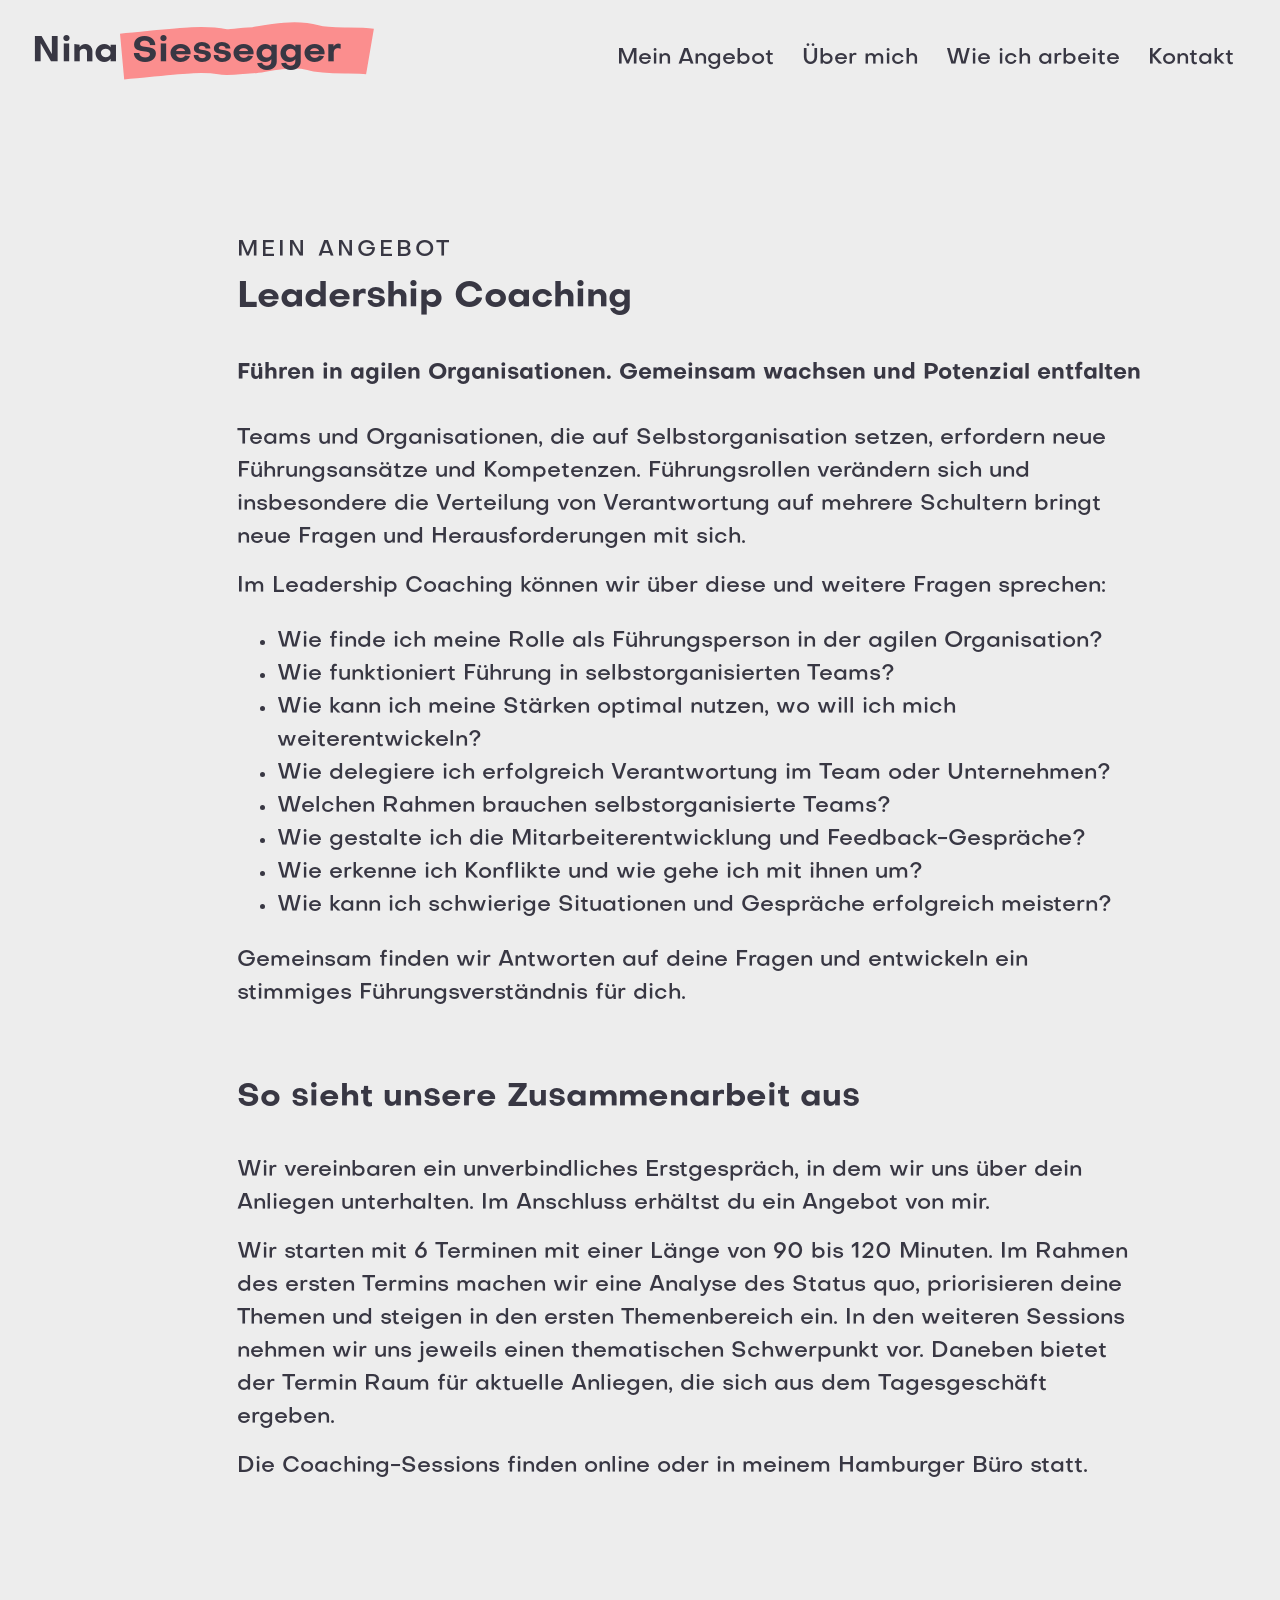
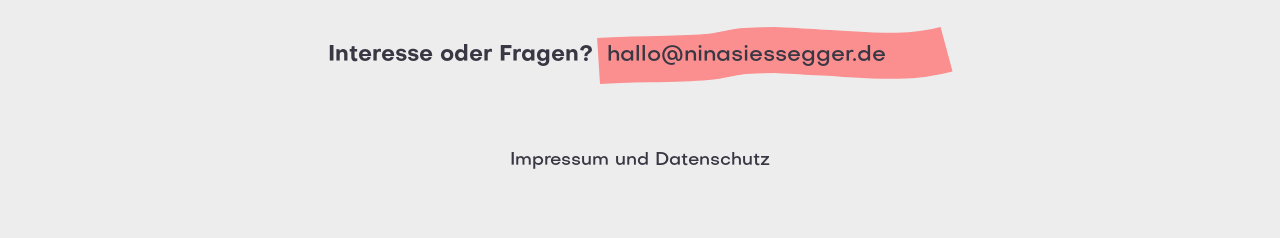
<file: leadership-coaching/index.html>
<!DOCTYPE html>
<html >
<head><meta charset="utf-8">
<meta name="viewport" content="width=device-width, initial-scale=1">
<title>Moderne Führung</title>
<link rel="icon" type="image/x-icon" href="/favicon.ico">
<link rel="apple-touch-icon" type="image/png" sizes="180x180" href="/apple-touch-icon.png">
<link rel="icon" type="image/png" sizes="32x32" href="/favicon-32x32.png">
<link rel="icon" type="image/png" sizes="16x16" href="/favicon-16x316.png">
<link rel="manifest" href="/site.manifest">
<link rel="mask-icon" href="/safari-pinned-tab.svg" color="#5bbad5">
<meta property="og:site_name" content="Nina Siessegger - Organisations- und Teamentwicklung, Mediation">
<meta property="og:url" content="https://ninasiessegger.de">
<meta property="og:image" content="https://ninasiessegger.de/card.png">
<meta property="og:title" content="Moderne Führung">
<meta property="og:description" content="Teams und Organisationen, die auf Agilität und Selbstorganisation setzen, erfordern neue Führungsansätze und Kompetenzen. Du bist in einer Führungsrolle und möchtest dich weiterentwickeln? Gemeinsam finden wir Antworten auf deine Fragen und entwickeln ein stimmiges Führungsverständnis für dich.">
<meta name="description" content="Teams und Organisationen, die auf Agilität und Selbstorganisation setzen, erfordern neue Führungsansätze und Kompetenzen. Du bist in einer Führungsrolle und möchtest dich weiterentwickeln? Gemeinsam finden wir Antworten auf deine Fragen und entwickeln ein stimmiges Führungsverständnis für dich.">
<link rel="preload" as="fetch" crossorigin="anonymous" href="/leadership-coaching/_payload.json">
<style>footer[data-v-6cc37941]{margin:8rem 0 4rem;text-align:center}footer a[data-v-6cc37941]{text-decoration:none}.footer-email[data-v-6cc37941]{display:flex;flex-wrap:wrap;justify-content:center}.question[data-v-6cc37941]{display:inline-block;padding-right:.25rem;padding-top:.75rem}.adress-container[data-v-6cc37941]{position:relative}.adress[data-v-6cc37941]{bottom:0;left:0;position:absolute;right:0;top:0;z-index:100}.adress a[data-v-6cc37941]{left:10px;padding-top:.75rem;position:absolute}.footer-links[data-v-6cc37941]{font-size:var(--fs-smaller);margin-top:3.25rem}footer .svg-container[data-v-6cc37941]{width:356px}footer svg path[data-v-6cc37941]{stroke:var(--red)}@media (max-width:1200px){footer .svg-container[data-v-6cc37941]{width:306px}}@media (max-width:1024px){footer[data-v-6cc37941]{margin:6rem 0 3rem}footer .svg-container[data-v-6cc37941]{width:264px}}@media (max-width:768px){footer[data-v-6cc37941]{margin:4rem 0 2rem}footer .svg-container[data-v-6cc37941]{width:246px}}@media (max-width:480px){footer[data-v-6cc37941]{margin:3rem 0 1.5rem}footer .svg-container[data-v-6cc37941]{width:214px}}</style>
<style>a[data-v-f01e6a6d]{text-decoration:none}li[data-v-f01e6a6d]{list-style:none}.navbar[data-v-f01e6a6d]{align-items:center;display:flex;justify-content:space-between;margin-bottom:6rem;padding:20px 0;position:relative;z-index:250}.navbar a[data-v-f01e6a6d]:visited{color:var(--black)}.navbar .logo svg path[data-v-f01e6a6d]{stroke:var(--red)}.logo[data-v-f01e6a6d],.logo-container[data-v-f01e6a6d]{order:1}.logo[data-v-f01e6a6d]{display:flex;font-size:var(--fs-biggest);font-weight:700}.forename[data-v-f01e6a6d]{padding-right:.125rem;padding-top:.25rem}.surname-container[data-v-f01e6a6d]{position:relative}.surname[data-v-f01e6a6d]{bottom:0;left:0;position:absolute;right:0;top:0;z-index:100}.surname span[data-v-f01e6a6d]{display:inline-block;padding-left:.75rem;padding-top:.25rem}.surname-container .svg-container[data-v-f01e6a6d]{width:254px}ul.nav-links[data-v-f01e6a6d]{padding-left:0}.menu[data-v-f01e6a6d]{display:flex;font-size:var(--fs-basic)}.menu li[data-v-f01e6a6d]{border-color:var(--gray);border-style:solid;border-width:0 0 3px;padding:0 14px}.language-switch a[data-v-f01e6a6d]:hover,.menu li[data-v-f01e6a6d]:hover{border-color:var(--blue);border-style:solid;border-width:0 0 3px;transition:.3s ease}.language-switch[data-v-f01e6a6d],.services[data-v-f01e6a6d]{position:relative}.dropdown[data-v-f01e6a6d]{background-color:var(--white);display:none;font-size:var(--fs-smaller);left:-14px;padding:1.25em 1em;position:absolute}.dropdown li+li[data-v-f01e6a6d]{margin-top:10px}.language-switch[data-v-f01e6a6d]{margin:1.25rem 0;order:3;text-transform:uppercase}.dropdown li[data-v-f01e6a6d]{border-color:var(--white);line-height:1.2;list-style-position:inside;list-style-type:square;padding:.125em 1em .125em .5em;text-align:left;width:16em}.services:hover .dropdown[data-v-f01e6a6d]{display:block}#menuToggle[data-v-f01e6a6d]{margin:0;order:2}#menuToggle .hamburger[data-v-f01e6a6d]{cursor:pointer;display:none;font-size:var(--fs-basic);height:32px;width:32px}#menuToggle span[data-v-f01e6a6d]{background:var(--black);border-radius:1px;display:block;height:4px;margin-bottom:5px;position:relative;transform-origin:63% 0;transition:transform .1s cubic-bezier(.77,.2,.05,1),opacity .15s ease;width:32px;z-index:1}#menuToggle span[data-v-f01e6a6d]:first-child{transform-origin:50% 0}#menuToggle span[data-v-f01e6a6d]:nth-last-child(2){transform-origin:63% 100%}#menuToggle a.is-active span[data-v-f01e6a6d]{opacity:1;transform:rotate(45deg) translate(-2px,-1px)}#menuToggle a.is-active span[data-v-f01e6a6d]:nth-last-child(3){opacity:0;transform:rotate(0deg) scale(.2)}#menuToggle a.is-active span[data-v-f01e6a6d]:nth-last-child(2){transform:rotate(-45deg) translateY(-1px)}@media (max-width:1200px){.surname-container .svg-container[data-v-f01e6a6d]{width:218px}}@media (max-width:1024px){.surname-container .svg-container[data-v-f01e6a6d]{width:204px}.navbar[data-v-f01e6a6d]{margin-bottom:5rem}}@media (max-width:960px){.navbar[data-v-f01e6a6d]{margin-bottom:4rem}.logo-container[data-v-f01e6a6d]{order:2}#menuToggle[data-v-f01e6a6d]{order:3}.menu[data-v-f01e6a6d]{background-color:var(--white);display:none;font-size:calc(var(--fs-basic)*1.25);left:0;margin-top:10px;padding:16px 0;position:absolute;right:0;text-align:center}.language-switch[data-v-f01e6a6d]{font-size:var(--fs-basic);font-weight:700;order:1;padding-bottom:.125rem}.menu li[data-v-f01e6a6d]{border-color:var(--white)}.menu li+li[data-v-f01e6a6d]{margin-top:12px}#menuToggle .hamburger[data-v-f01e6a6d],.menu.is-active[data-v-f01e6a6d]{display:block}.dropdown[data-v-f01e6a6d]{font-size:calc(var(--fs-basic)*1.125);left:auto;padding:.375em 0;position:relative}.dropdown li[data-v-f01e6a6d]{padding:0;text-align:center;width:auto}li.services .dropdown[data-v-f01e6a6d]{display:block}li.services[data-v-f01e6a6d]:hover{border-color:var(--white)}}@media (max-width:768px){.navbar[data-v-f01e6a6d]{margin-bottom:2rem}.surname-container .svg-container[data-v-f01e6a6d]{width:190px}.menu li+li[data-v-f01e6a6d]{margin-top:5px}}@media (max-width:480px){.navbar[data-v-f01e6a6d]{margin-bottom:.25rem}.surname-container .svg-container[data-v-f01e6a6d]{width:155px}#menuToggle .hamburger[data-v-f01e6a6d]{height:24px;padding-bottom:5px;width:24px}#menuToggle span[data-v-f01e6a6d]{height:3px;margin-bottom:4px;width:24px}.menu li[data-v-f01e6a6d],.menu li[data-v-f01e6a6d]:hover{border-width:0}}</style>
<style>.hg-marker .svg-container[data-v-3e599fdf]{margin-top:5rem}h3[data-v-3e599fdf]{margin-bottom:2rem}p~h3[data-v-3e599fdf]{margin-top:2rem}</style>
<style>/*! normalize.css v8.0.1 | MIT License | github.com/necolas/normalize.css */html{line-height:1.15;-webkit-text-size-adjust:100%}body{margin:0}main{display:block}h1{font-size:2em;margin:.67em 0}hr{box-sizing:content-box;height:0;overflow:visible}pre{font-family:monospace,monospace;font-size:1em}a{background-color:transparent}abbr[title]{border-bottom:none;text-decoration:underline;-webkit-text-decoration:underline dotted;text-decoration:underline dotted}b,strong{font-weight:bolder}code,kbd,samp{font-family:monospace,monospace;font-size:1em}small{font-size:80%}sub,sup{font-size:75%;line-height:0;position:relative;vertical-align:baseline}sub{bottom:-.25em}sup{top:-.5em}img{border-style:none}button,input,optgroup,select,textarea{font-family:inherit;font-size:100%;line-height:1.15;margin:0}button,input{overflow:visible}button,select{text-transform:none}[type=button],[type=reset],[type=submit],button{-webkit-appearance:button}[type=button]::-moz-focus-inner,[type=reset]::-moz-focus-inner,[type=submit]::-moz-focus-inner,button::-moz-focus-inner{border-style:none;padding:0}[type=button]:-moz-focusring,[type=reset]:-moz-focusring,[type=submit]:-moz-focusring,button:-moz-focusring{outline:1px dotted ButtonText}fieldset{padding:.35em .75em .625em}legend{box-sizing:border-box;color:inherit;display:table;max-width:100%;padding:0;white-space:normal}progress{vertical-align:baseline}textarea{overflow:auto}[type=checkbox],[type=radio]{box-sizing:border-box;padding:0}[type=number]::-webkit-inner-spin-button,[type=number]::-webkit-outer-spin-button{height:auto}[type=search]{-webkit-appearance:textfield;outline-offset:-2px}[type=search]::-webkit-search-decoration{-webkit-appearance:none}::-webkit-file-upload-button{-webkit-appearance:button;font:inherit}details{display:block}summary{display:list-item}[hidden],template{display:none}</style>
<style>:root{--white:#fff;--black:#383743;--gray:#ededed;--blue:#00f;--red:#fb8e8e;--fs-basic:1.5rem;--fs-smaller:1.25rem;--fs-big:1.75rem;--fs-bigger:2rem;--fs-biggest:2.25rem}@media (max-width:1520px){:root{--fs-basic:1.375rem;--fs-smaller:1.125rem;--fs-big:1.75rem;--fs-bigger:2rem;--fs-biggest:2.25rem}}@media (max-width:1310px){:root{--fs-big:1.5rem}}@media (max-width:1200px){:root{--fs-basic:1.25rem;--fs-smaller:1rem;--fs-big:1.375rem;--fs-bigger:1.75rem;--fs-biggest:2rem}}@media (max-width:1024px){:root{--fs-basic:1.125rem;--fs-smaller:0.875rem;--fs-big:1.25rem;--fs-bigger:1.625rem;--fs-biggest:1.875rem}}@media (max-width:768px){:root{--fs-basic:1rem;--fs-smaller:0.875rem;--fs-big:1.375rem;--fs-bigger:1.5rem;--fs-biggest:1.75rem}}@media (max-width:480px){:root{--fs-basic:0.875rem;--fs-smaller:0.75rem;--fs-big:1.125rem;--fs-bigger:1.25rem;--fs-biggest:1.375rem}}@font-face{font-family:Objectivity;font-style:normal;font-weight:500;src:url(/_nuxt/Objectivity-Medium.f69d1a04.woff2) format("woff2")}@font-face{font-family:Objectivity;font-style:normal;font-weight:700;src:url(/_nuxt/Objectivity-Bold.10502ff4.woff2) format("woff2")}html{font-size:16px;line-height:1.5;-webkit-font-smoothing:antialiased;-moz-osx-font-smoothing:grayscale}body{background-color:var(--gray);font-family:Objectivity,sans-serif;font-size:var(--fs-basic);font-weight:500}a,a:visited,body{color:var(--black)}.wrap{box-sizing:border-box;margin:0 auto;max-width:1440px}h1{font-size:var(--fs-biggest);margin-bottom:2rem;margin-top:0}h2{font-weight:500;letter-spacing:3px;margin-bottom:.25rem;text-transform:uppercase}h2,h3{font-size:var(--fs-basic)}h3{margin:0}h3,p~h2{font-weight:700}p~h2{font-size:var(--fs-bigger);letter-spacing:normal;margin:4rem 0 2rem;text-transform:none}p{margin:0 0 1rem}.btn{background-color:var(--blue);color:var(--white);display:inline-block;font-size:var(--fs-smaller);letter-spacing:.5px;padding:.75rem 3rem .5rem;text-align:center;text-decoration:none}a:hover.btn{font-weight:700}a:visited.btn{color:var(--white)}.hg-marker-container{height:auto;position:relative;width:100%;z-index:0}.hg-marker{bottom:0;left:0;position:absolute;right:0;top:0}.hg-marker-container svg path{stroke:var(--white)}.svg-container{height:auto;position:relative;width:100%;z-index:50}.svg-container svg{height:100%;width:100%}.col-xs,.col-xs-1,.col-xs-10,.col-xs-11,.col-xs-12,.col-xs-2,.col-xs-3,.col-xs-4,.col-xs-5,.col-xs-6,.col-xs-7,.col-xs-8,.col-xs-9{padding-left:1.125rem;padding-right:1.125rem}@media (max-width:768px){.container-fluid{padding-left:1.25rem;padding-right:1.25rem}h1{margin-bottom:1rem}p~h2{margin:2rem 0 1rem}}.z-100{position:relative;z-index:100}.responsive-img{height:auto;width:100%}.display-md,.display-none-md,.display-none-sm,.display-sm{display:none}@media (min-width:769px){.display-md{display:block}}@media (max-width:768px){.display-none-md{display:block}}@media (min-width:481px){.display-sm{display:block}}@media (max-width:480px){.display-none-sm{display:block}.display-none-md{display:none}}</style>
<style>.container,.container-fluid{margin-left:auto;margin-right:auto}.container-fluid{padding-left:2rem;padding-right:2rem}.row{box-sizing:border-box;display:flex;flex:0 1 auto;flex-direction:row;flex-wrap:wrap;margin-left:-.5rem;margin-right:-.5rem}.row.reverse{flex-direction:row-reverse}.col.reverse{flex-direction:column-reverse}.col-xs,.col-xs-1,.col-xs-10,.col-xs-11,.col-xs-12,.col-xs-2,.col-xs-3,.col-xs-4,.col-xs-5,.col-xs-6,.col-xs-7,.col-xs-8,.col-xs-9,.col-xs-offset-0,.col-xs-offset-1,.col-xs-offset-10,.col-xs-offset-11,.col-xs-offset-12,.col-xs-offset-2,.col-xs-offset-3,.col-xs-offset-4,.col-xs-offset-5,.col-xs-offset-6,.col-xs-offset-7,.col-xs-offset-8,.col-xs-offset-9{box-sizing:border-box;flex:0 0 auto;padding-left:.5rem;padding-right:.5rem}.col-xs{flex-basis:0;flex-grow:1;max-width:100%}.col-xs-1{flex-basis:8.33333333%;max-width:8.33333333%}.col-xs-2{flex-basis:16.66666667%;max-width:16.66666667%}.col-xs-3{flex-basis:25%;max-width:25%}.col-xs-4{flex-basis:33.33333333%;max-width:33.33333333%}.col-xs-5{flex-basis:41.66666667%;max-width:41.66666667%}.col-xs-6{flex-basis:50%;max-width:50%}.col-xs-7{flex-basis:58.33333333%;max-width:58.33333333%}.col-xs-8{flex-basis:66.66666667%;max-width:66.66666667%}.col-xs-9{flex-basis:75%;max-width:75%}.col-xs-10{flex-basis:83.33333333%;max-width:83.33333333%}.col-xs-11{flex-basis:91.66666667%;max-width:91.66666667%}.col-xs-12{flex-basis:100%;max-width:100%}.col-xs-offset-0{margin-left:0}.col-xs-offset-1{margin-left:8.33333333%}.col-xs-offset-2{margin-left:16.66666667%}.col-xs-offset-3{margin-left:25%}.col-xs-offset-4{margin-left:33.33333333%}.col-xs-offset-5{margin-left:41.66666667%}.col-xs-offset-6{margin-left:50%}.col-xs-offset-7{margin-left:58.33333333%}.col-xs-offset-8{margin-left:66.66666667%}.col-xs-offset-9{margin-left:75%}.col-xs-offset-10{margin-left:83.33333333%}.col-xs-offset-11{margin-left:91.66666667%}.start-xs{justify-content:flex-start;text-align:start}.center-xs{justify-content:center;text-align:center}.end-xs{justify-content:flex-end;text-align:end}.top-xs{align-items:flex-start}.middle-xs{align-items:center}.bottom-xs{align-items:flex-end}.around-xs{justify-content:space-around}.between-xs{justify-content:space-between}.first-xs{order:-1}.last-xs{order:1}@media only screen and (min-width:48em){.container{width:49rem}.col-sm,.col-sm-1,.col-sm-10,.col-sm-11,.col-sm-12,.col-sm-2,.col-sm-3,.col-sm-4,.col-sm-5,.col-sm-6,.col-sm-7,.col-sm-8,.col-sm-9,.col-sm-offset-0,.col-sm-offset-1,.col-sm-offset-10,.col-sm-offset-11,.col-sm-offset-12,.col-sm-offset-2,.col-sm-offset-3,.col-sm-offset-4,.col-sm-offset-5,.col-sm-offset-6,.col-sm-offset-7,.col-sm-offset-8,.col-sm-offset-9{box-sizing:border-box;flex:0 0 auto;padding-left:.5rem;padding-right:.5rem}.col-sm{flex-basis:0;flex-grow:1;max-width:100%}.col-sm-1{flex-basis:8.33333333%;max-width:8.33333333%}.col-sm-2{flex-basis:16.66666667%;max-width:16.66666667%}.col-sm-3{flex-basis:25%;max-width:25%}.col-sm-4{flex-basis:33.33333333%;max-width:33.33333333%}.col-sm-5{flex-basis:41.66666667%;max-width:41.66666667%}.col-sm-6{flex-basis:50%;max-width:50%}.col-sm-7{flex-basis:58.33333333%;max-width:58.33333333%}.col-sm-8{flex-basis:66.66666667%;max-width:66.66666667%}.col-sm-9{flex-basis:75%;max-width:75%}.col-sm-10{flex-basis:83.33333333%;max-width:83.33333333%}.col-sm-11{flex-basis:91.66666667%;max-width:91.66666667%}.col-sm-12{flex-basis:100%;max-width:100%}.col-sm-offset-0{margin-left:0}.col-sm-offset-1{margin-left:8.33333333%}.col-sm-offset-2{margin-left:16.66666667%}.col-sm-offset-3{margin-left:25%}.col-sm-offset-4{margin-left:33.33333333%}.col-sm-offset-5{margin-left:41.66666667%}.col-sm-offset-6{margin-left:50%}.col-sm-offset-7{margin-left:58.33333333%}.col-sm-offset-8{margin-left:66.66666667%}.col-sm-offset-9{margin-left:75%}.col-sm-offset-10{margin-left:83.33333333%}.col-sm-offset-11{margin-left:91.66666667%}.start-sm{justify-content:flex-start;text-align:start}.center-sm{justify-content:center;text-align:center}.end-sm{justify-content:flex-end;text-align:end}.top-sm{align-items:flex-start}.middle-sm{align-items:center}.bottom-sm{align-items:flex-end}.around-sm{justify-content:space-around}.between-sm{justify-content:space-between}.first-sm{order:-1}.last-sm{order:1}}@media only screen and (min-width:64em){.container{width:65rem}.col-md,.col-md-1,.col-md-10,.col-md-11,.col-md-12,.col-md-2,.col-md-3,.col-md-4,.col-md-5,.col-md-6,.col-md-7,.col-md-8,.col-md-9,.col-md-offset-0,.col-md-offset-1,.col-md-offset-10,.col-md-offset-11,.col-md-offset-12,.col-md-offset-2,.col-md-offset-3,.col-md-offset-4,.col-md-offset-5,.col-md-offset-6,.col-md-offset-7,.col-md-offset-8,.col-md-offset-9{box-sizing:border-box;flex:0 0 auto;padding-left:.5rem;padding-right:.5rem}.col-md{flex-basis:0;flex-grow:1;max-width:100%}.col-md-1{flex-basis:8.33333333%;max-width:8.33333333%}.col-md-2{flex-basis:16.66666667%;max-width:16.66666667%}.col-md-3{flex-basis:25%;max-width:25%}.col-md-4{flex-basis:33.33333333%;max-width:33.33333333%}.col-md-5{flex-basis:41.66666667%;max-width:41.66666667%}.col-md-6{flex-basis:50%;max-width:50%}.col-md-7{flex-basis:58.33333333%;max-width:58.33333333%}.col-md-8{flex-basis:66.66666667%;max-width:66.66666667%}.col-md-9{flex-basis:75%;max-width:75%}.col-md-10{flex-basis:83.33333333%;max-width:83.33333333%}.col-md-11{flex-basis:91.66666667%;max-width:91.66666667%}.col-md-12{flex-basis:100%;max-width:100%}.col-md-offset-0{margin-left:0}.col-md-offset-1{margin-left:8.33333333%}.col-md-offset-2{margin-left:16.66666667%}.col-md-offset-3{margin-left:25%}.col-md-offset-4{margin-left:33.33333333%}.col-md-offset-5{margin-left:41.66666667%}.col-md-offset-6{margin-left:50%}.col-md-offset-7{margin-left:58.33333333%}.col-md-offset-8{margin-left:66.66666667%}.col-md-offset-9{margin-left:75%}.col-md-offset-10{margin-left:83.33333333%}.col-md-offset-11{margin-left:91.66666667%}.start-md{justify-content:flex-start;text-align:start}.center-md{justify-content:center;text-align:center}.end-md{justify-content:flex-end;text-align:end}.top-md{align-items:flex-start}.middle-md{align-items:center}.bottom-md{align-items:flex-end}.around-md{justify-content:space-around}.between-md{justify-content:space-between}.first-md{order:-1}.last-md{order:1}}@media only screen and (min-width:75em){.container{width:76rem}.col-lg,.col-lg-1,.col-lg-10,.col-lg-11,.col-lg-12,.col-lg-2,.col-lg-3,.col-lg-4,.col-lg-5,.col-lg-6,.col-lg-7,.col-lg-8,.col-lg-9,.col-lg-offset-0,.col-lg-offset-1,.col-lg-offset-10,.col-lg-offset-11,.col-lg-offset-12,.col-lg-offset-2,.col-lg-offset-3,.col-lg-offset-4,.col-lg-offset-5,.col-lg-offset-6,.col-lg-offset-7,.col-lg-offset-8,.col-lg-offset-9{box-sizing:border-box;flex:0 0 auto;padding-left:.5rem;padding-right:.5rem}.col-lg{flex-basis:0;flex-grow:1;max-width:100%}.col-lg-1{flex-basis:8.33333333%;max-width:8.33333333%}.col-lg-2{flex-basis:16.66666667%;max-width:16.66666667%}.col-lg-3{flex-basis:25%;max-width:25%}.col-lg-4{flex-basis:33.33333333%;max-width:33.33333333%}.col-lg-5{flex-basis:41.66666667%;max-width:41.66666667%}.col-lg-6{flex-basis:50%;max-width:50%}.col-lg-7{flex-basis:58.33333333%;max-width:58.33333333%}.col-lg-8{flex-basis:66.66666667%;max-width:66.66666667%}.col-lg-9{flex-basis:75%;max-width:75%}.col-lg-10{flex-basis:83.33333333%;max-width:83.33333333%}.col-lg-11{flex-basis:91.66666667%;max-width:91.66666667%}.col-lg-12{flex-basis:100%;max-width:100%}.col-lg-offset-0{margin-left:0}.col-lg-offset-1{margin-left:8.33333333%}.col-lg-offset-2{margin-left:16.66666667%}.col-lg-offset-3{margin-left:25%}.col-lg-offset-4{margin-left:33.33333333%}.col-lg-offset-5{margin-left:41.66666667%}.col-lg-offset-6{margin-left:50%}.col-lg-offset-7{margin-left:58.33333333%}.col-lg-offset-8{margin-left:66.66666667%}.col-lg-offset-9{margin-left:75%}.col-lg-offset-10{margin-left:83.33333333%}.col-lg-offset-11{margin-left:91.66666667%}.start-lg{justify-content:flex-start;text-align:start}.center-lg{justify-content:center;text-align:center}.end-lg{justify-content:flex-end;text-align:end}.top-lg{align-items:flex-start}.middle-lg{align-items:center}.bottom-lg{align-items:flex-end}.around-lg{justify-content:space-around}.between-lg{justify-content:space-between}.first-lg{order:-1}.last-lg{order:1}}</style>
<link rel="stylesheet" href="/_nuxt/entry.51de2469.css">
<link rel="modulepreload" as="script" crossorigin href="/_nuxt/entry.79f37cee.js">
<link rel="modulepreload" as="script" crossorigin href="/_nuxt/default.07d215e4.js">
<link rel="modulepreload" as="script" crossorigin href="/_nuxt/index.95f2040e.js">
<link rel="modulepreload" as="script" crossorigin href="/_nuxt/vue.f36acd1f.494dcfe6.js">
<link rel="modulepreload" as="script" crossorigin href="/_nuxt/nuxt-link.e6f1a1de.js">
<link rel="modulepreload" as="script" crossorigin href="/_nuxt/leadership-coaching.6c0b63bb.js">
<link rel="prefetch" as="script" crossorigin href="/_nuxt/error-404.f7ab8a95.js">
<link rel="prefetch" as="script" crossorigin href="/_nuxt/error-500.0bfee820.js">
<script type="module" src="/_nuxt/entry.79f37cee.js" crossorigin></script></head>
<body ><div id="__nuxt"><div class="wrap container-fluid"><nav class="navbar" data-v-f01e6a6d><a href="/" class="navbar-item logo-container" data-v-f01e6a6d><div class="logo" data-v-f01e6a6d><div class="forename" data-v-f01e6a6d>Nina</div><div class="surname-container" data-v-f01e6a6d><div class="surname" data-v-f01e6a6d><span data-v-f01e6a6d>Siessegger</span></div><div class="svg-container" data-v-f01e6a6d><svg xmlns="http://www.w3.org/2000/svg" viewBox="0 0 254 58" fill="none" data-v-f01e6a6d><path stroke-width="46" d="M2.095 34.601c49.889-4.544 77.594-9.218 100.442-4.84 6.602 1.265 22.442-1.614 30.973-1.583 5.552.02 37.377-8.735 58.793-2.674 18.497 5.235 41.096 1.184 57.689 4.027" data-v-f01e6a6d></path></svg></div></div></div></a><div id="menuToggle" class="nav-links" data-v-f01e6a6d><a role="button" data-target="menu" aria-label="menu" aria-expanded="false" class="hamburger" data-v-f01e6a6d><span aria-hidden="true" data-v-f01e6a6d></span><span aria-hidden="true" data-v-f01e6a6d></span><span aria-hidden="true" data-v-f01e6a6d></span></a><ul id="menu" class="menu" data-v-f01e6a6d><li class="services" data-v-f01e6a6d><a href="/" class="" data-v-f01e6a6d> Mein Angebot </a><ul class="dropdown" data-v-f01e6a6d><li data-v-f01e6a6d><a href="/agile-organisationsberatung" class="" data-v-f01e6a6d> Agile Organisationsberatung </a></li><li data-v-f01e6a6d><a href="/teamentwicklung" class="" data-v-f01e6a6d> Teamentwicklung </a></li><li data-v-f01e6a6d><a href="/konfliktmanagement" class="" data-v-f01e6a6d> Konfliktmanagement </a></li><li data-v-f01e6a6d><a aria-current="page" href="/leadership-coaching" class="router-link-active router-link-exact-active" data-v-f01e6a6d> Leadership Coaching </a></li><li data-v-f01e6a6d><a href="/inqa-coaching" class="" data-v-f01e6a6d> INQA: Förderung für KMU </a></li></ul></li><li data-v-f01e6a6d><a href="/ueber-mich" class="" data-v-f01e6a6d> Über mich </a></li><li data-v-f01e6a6d><a href="/wie-ich-arbeite" class="" data-v-f01e6a6d> Wie ich arbeite </a></li><li data-v-f01e6a6d><a href="/kontakt" class="" data-v-f01e6a6d> Kontakt </a></li></ul></div></nav><main><!--[--><div class="row" data-v-3e599fdf><div class="col-xs-12 col-md-offset-1 col-lg-offset-2 col-lg-9 col-md-10" data-v-3e599fdf><h2 class="z-100" data-v-3e599fdf> Mein Angebot </h2><h1 class="z-100" data-v-3e599fdf> Leadership Coaching </h1><h3 class="z-100" data-v-3e599fdf>Führen in agilen Organisationen. Gemeinsam wachsen und Potenzial entfalten</h3><p class="z-100" data-v-3e599fdf>Teams und Organisationen, die auf Selbstorganisation setzen, erfordern neue Führungsansätze und Kompetenzen. Führungsrollen verändern sich und insbesondere die Verteilung von Verantwortung auf mehrere Schultern bringt neue Fragen und Herausforderungen mit sich.</p><p class="z-100" data-v-3e599fdf>Im Leadership Coaching können wir über diese und weitere Fragen sprechen:</p><ul class="z-100" data-v-3e599fdf><li data-v-3e599fdf>Wie finde ich meine Rolle als Führungsperson in der agilen Organisation?</li><li data-v-3e599fdf>Wie funktioniert Führung in selbstorganisierten Teams?</li><li data-v-3e599fdf>Wie kann ich meine Stärken optimal nutzen, wo will ich mich weiterentwickeln?</li><li data-v-3e599fdf>Wie delegiere ich erfolgreich Verantwortung im Team oder Unternehmen?</li><li data-v-3e599fdf>Welchen Rahmen brauchen selbstorganisierte Teams?</li><li data-v-3e599fdf>Wie gestalte ich die Mitarbeiterentwicklung und Feedback-Gespräche?</li><li data-v-3e599fdf>Wie erkenne ich Konflikte und wie gehe ich mit ihnen um?</li><li data-v-3e599fdf>Wie kann ich schwierige Situationen und Gespräche erfolgreich meistern?</li></ul><p class="z-100" data-v-3e599fdf>Gemeinsam finden wir Antworten auf deine Fragen und entwickeln ein stimmiges Führungsverständnis für dich.</p><h2 class="z-100" data-v-3e599fdf>So sieht unsere Zusammenarbeit aus</h2><p class="z-100" data-v-3e599fdf>Wir vereinbaren ein unverbindliches Erstgespräch, in dem wir uns über dein Anliegen unterhalten. Im Anschluss erhältst du ein Angebot von mir.</p><p class="z-100" data-v-3e599fdf>Wir starten mit 6 Terminen mit einer Länge von 90 bis 120 Minuten. Im Rahmen des ersten Termins machen wir eine Analyse des Status quo, priorisieren deine Themen und steigen in den ersten Themenbereich ein. In den weiteren Sessions nehmen wir uns jeweils einen thematischen Schwerpunkt vor. Daneben bietet der Termin Raum für aktuelle Anliegen, die sich aus dem Tagesgeschäft ergeben.</p><p class="z-100" data-v-3e599fdf>Die Coaching-Sessions finden online oder in meinem Hamburger Büro statt.</p></div></div><!--]--></main><footer data-v-6cc37941><div class="footer-email z-100" data-v-6cc37941><strong class="question" data-v-6cc37941>Interesse oder Fragen?</strong><div class="adress-container" data-v-6cc37941><div class="adress" data-v-6cc37941><a href="mailto:hallo@ninasiessegger.de" data-v-6cc37941> hallo@ninasiessegger.de </a></div><div class="svg-container" data-v-6cc37941><svg xmlns="http://www.w3.org/2000/svg" width="100%" height="100%" viewBox="0 0 356 57" fill="none" data-v-6cc37941><path stroke-width="46" d="M1.564 34c37.565-2.352 70.75-.994 108.269-4 16.05-1.286 26.167-5.443 38.386-6 32.992-1.504 34.483-1.198 72.791 1.391 50.207 2.394 87.76 7.818 128.554-3.169" data-v-6cc37941></path></svg></div></div></div><div class="footer-links" data-v-6cc37941><a href="/impressum" class="" data-v-6cc37941> Impressum </a> und <a href="/datenschutz" class="" data-v-6cc37941> Datenschutz </a></div></footer></div></div><script type="application/json" id="__NUXT_DATA__" data-ssr="true" data-src="/leadership-coaching/_payload.json">[{"state":1,"_errors":3,"serverRendered":5,"path":6,"prerenderedAt":7},["Reactive",2],{},["Reactive",4],{},true,"/leadership-coaching",1711448227379]</script>
<script>window.__NUXT__={};window.__NUXT__.config={public:{},app:{baseURL:"/",buildAssetsDir:"/_nuxt/",cdnURL:""}}</script></body>
</html>
</file>
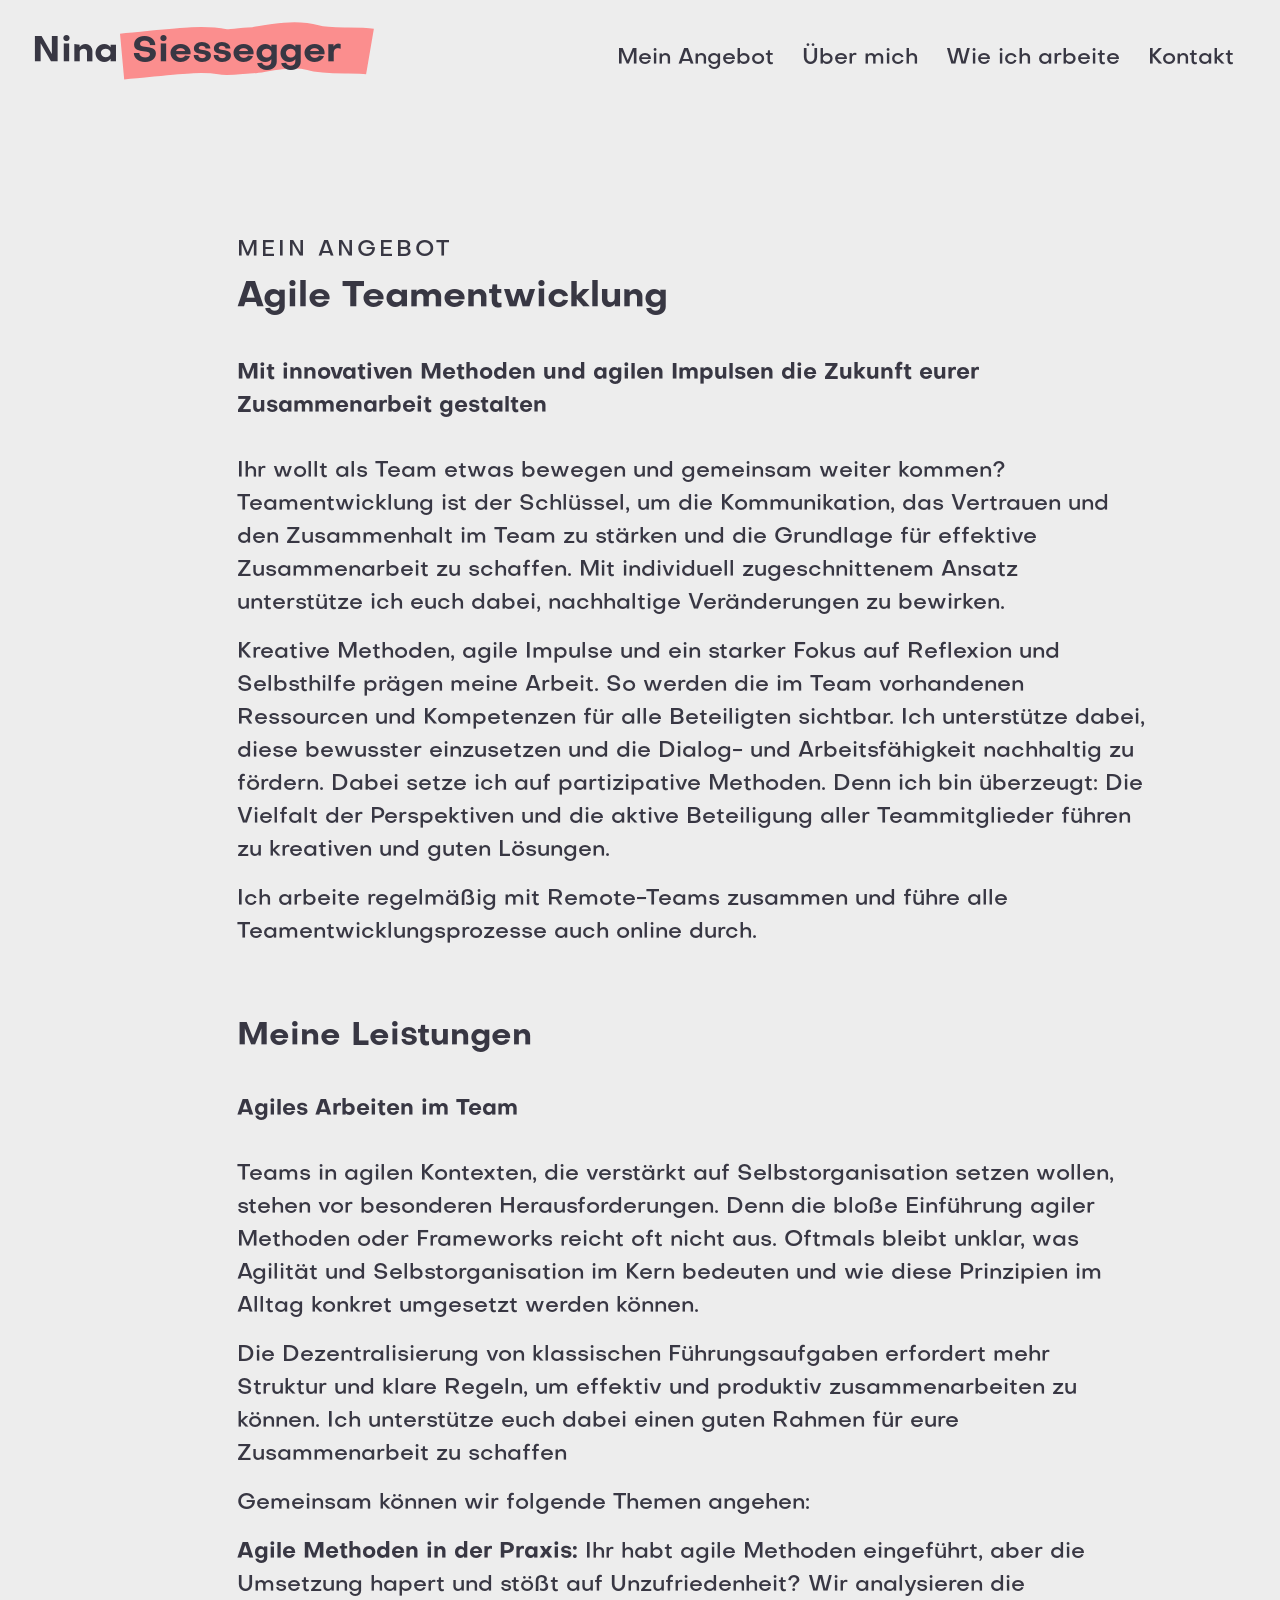
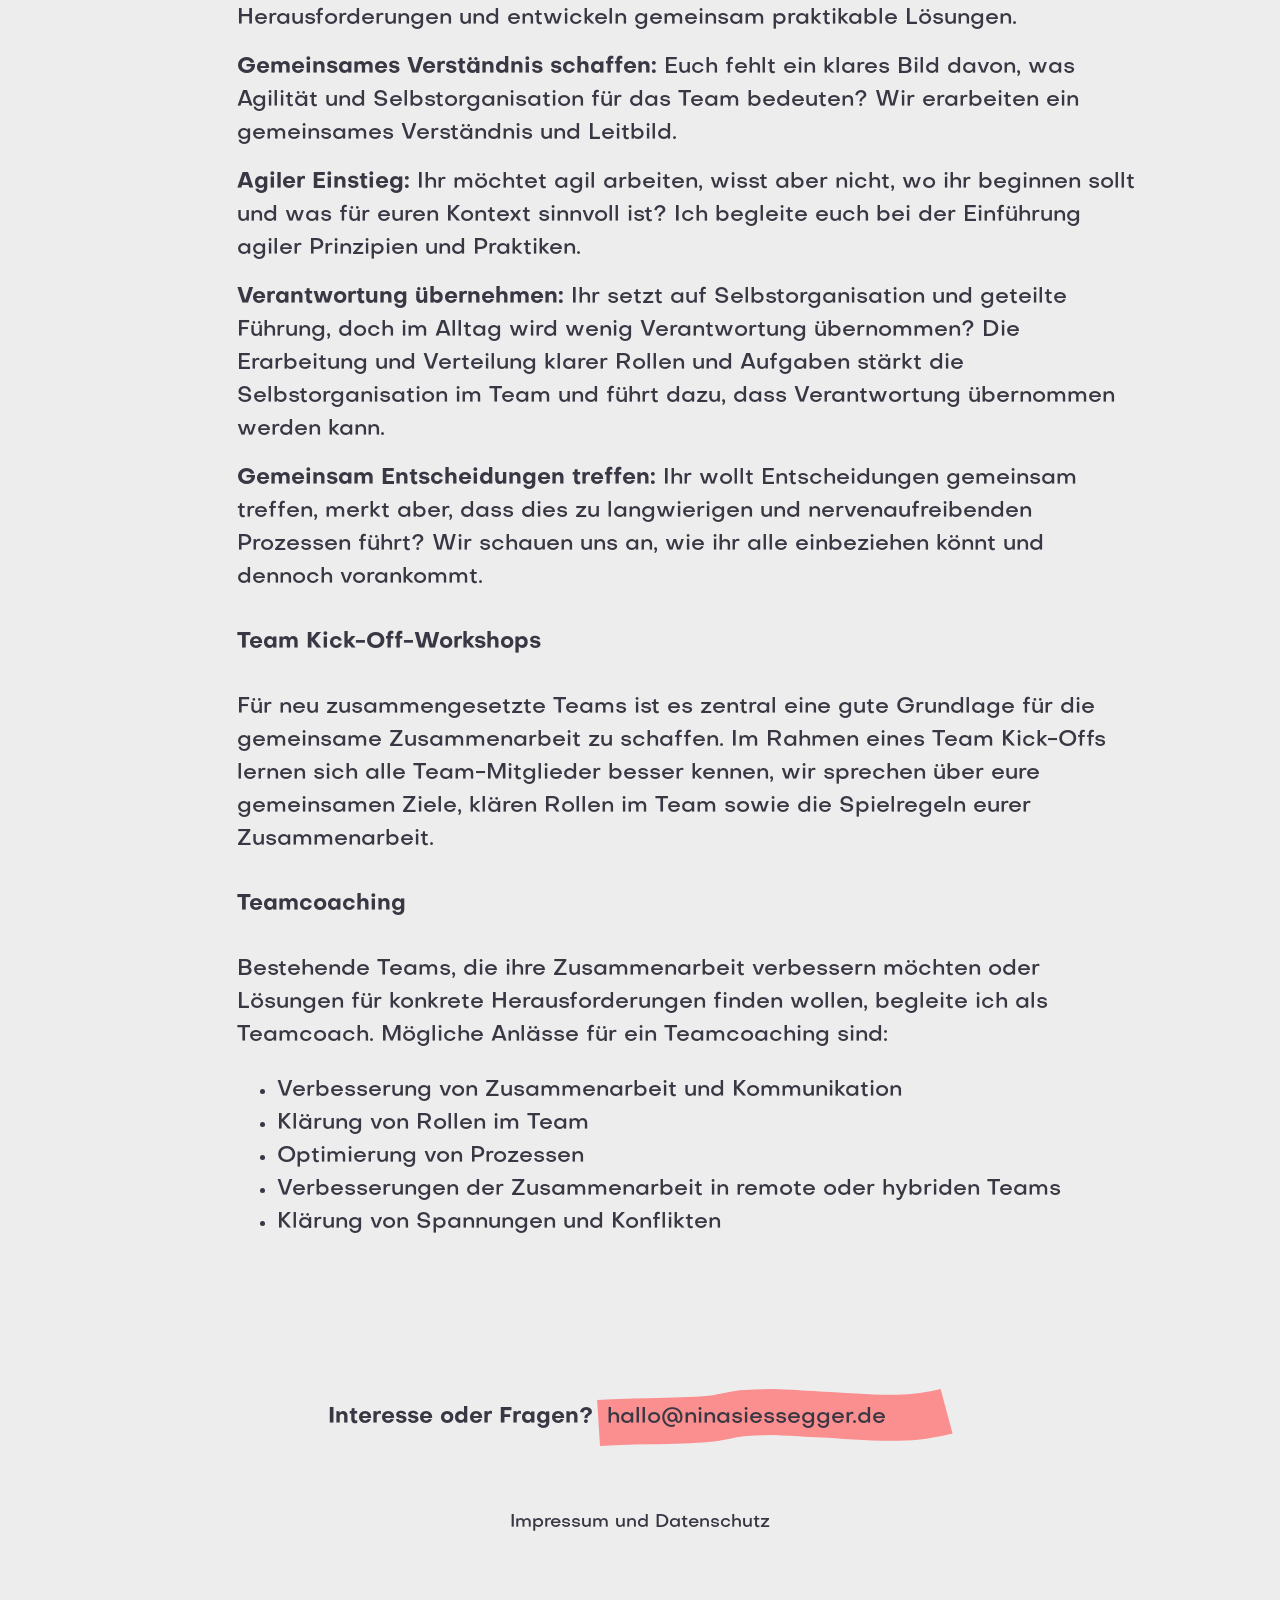
<file: teamentwicklung/index.html>
<!DOCTYPE html>
<html >
<head><meta charset="utf-8">
<meta name="viewport" content="width=device-width, initial-scale=1">
<title>Teamentwicklung</title>
<link rel="icon" type="image/x-icon" href="/favicon.ico">
<link rel="apple-touch-icon" type="image/png" sizes="180x180" href="/apple-touch-icon.png">
<link rel="icon" type="image/png" sizes="32x32" href="/favicon-32x32.png">
<link rel="icon" type="image/png" sizes="16x16" href="/favicon-16x316.png">
<link rel="manifest" href="/site.manifest">
<link rel="mask-icon" href="/safari-pinned-tab.svg" color="#5bbad5">
<meta property="og:site_name" content="Nina Siessegger - Organisations- und Teamentwicklung, Mediation">
<meta property="og:url" content="https://ninasiessegger.de">
<meta property="og:image" content="https://ninasiessegger.de/card.png">
<meta property="og:title" content="Teamentwicklung">
<meta property="og:description" content="Als Teamentwicklerin unterstütze ich Teams dabei, die Zusammenarbeit und Kommunikation innerhalb des Teams zu verbessern, gemeinsame Ziele zu definieren und zu erreichen.">
<meta name="description" content="Als Teamentwicklerin unterstütze ich Teams dabei, die Zusammenarbeit und Kommunikation innerhalb des Teams zu verbessern, gemeinsame Ziele zu definieren und zu erreichen.">
<link rel="preload" as="fetch" crossorigin="anonymous" href="/teamentwicklung/_payload.json">
<style>footer[data-v-6cc37941]{margin:8rem 0 4rem;text-align:center}footer a[data-v-6cc37941]{text-decoration:none}.footer-email[data-v-6cc37941]{display:flex;flex-wrap:wrap;justify-content:center}.question[data-v-6cc37941]{display:inline-block;padding-right:.25rem;padding-top:.75rem}.adress-container[data-v-6cc37941]{position:relative}.adress[data-v-6cc37941]{bottom:0;left:0;position:absolute;right:0;top:0;z-index:100}.adress a[data-v-6cc37941]{left:10px;padding-top:.75rem;position:absolute}.footer-links[data-v-6cc37941]{font-size:var(--fs-smaller);margin-top:3.25rem}footer .svg-container[data-v-6cc37941]{width:356px}footer svg path[data-v-6cc37941]{stroke:var(--red)}@media (max-width:1200px){footer .svg-container[data-v-6cc37941]{width:306px}}@media (max-width:1024px){footer[data-v-6cc37941]{margin:6rem 0 3rem}footer .svg-container[data-v-6cc37941]{width:264px}}@media (max-width:768px){footer[data-v-6cc37941]{margin:4rem 0 2rem}footer .svg-container[data-v-6cc37941]{width:246px}}@media (max-width:480px){footer[data-v-6cc37941]{margin:3rem 0 1.5rem}footer .svg-container[data-v-6cc37941]{width:214px}}</style>
<style>a[data-v-f01e6a6d]{text-decoration:none}li[data-v-f01e6a6d]{list-style:none}.navbar[data-v-f01e6a6d]{align-items:center;display:flex;justify-content:space-between;margin-bottom:6rem;padding:20px 0;position:relative;z-index:250}.navbar a[data-v-f01e6a6d]:visited{color:var(--black)}.navbar .logo svg path[data-v-f01e6a6d]{stroke:var(--red)}.logo[data-v-f01e6a6d],.logo-container[data-v-f01e6a6d]{order:1}.logo[data-v-f01e6a6d]{display:flex;font-size:var(--fs-biggest);font-weight:700}.forename[data-v-f01e6a6d]{padding-right:.125rem;padding-top:.25rem}.surname-container[data-v-f01e6a6d]{position:relative}.surname[data-v-f01e6a6d]{bottom:0;left:0;position:absolute;right:0;top:0;z-index:100}.surname span[data-v-f01e6a6d]{display:inline-block;padding-left:.75rem;padding-top:.25rem}.surname-container .svg-container[data-v-f01e6a6d]{width:254px}ul.nav-links[data-v-f01e6a6d]{padding-left:0}.menu[data-v-f01e6a6d]{display:flex;font-size:var(--fs-basic)}.menu li[data-v-f01e6a6d]{border-color:var(--gray);border-style:solid;border-width:0 0 3px;padding:0 14px}.language-switch a[data-v-f01e6a6d]:hover,.menu li[data-v-f01e6a6d]:hover{border-color:var(--blue);border-style:solid;border-width:0 0 3px;transition:.3s ease}.language-switch[data-v-f01e6a6d],.services[data-v-f01e6a6d]{position:relative}.dropdown[data-v-f01e6a6d]{background-color:var(--white);display:none;font-size:var(--fs-smaller);left:-14px;padding:1.25em 1em;position:absolute}.dropdown li+li[data-v-f01e6a6d]{margin-top:10px}.language-switch[data-v-f01e6a6d]{margin:1.25rem 0;order:3;text-transform:uppercase}.dropdown li[data-v-f01e6a6d]{border-color:var(--white);line-height:1.2;list-style-position:inside;list-style-type:square;padding:.125em 1em .125em .5em;text-align:left;width:16em}.services:hover .dropdown[data-v-f01e6a6d]{display:block}#menuToggle[data-v-f01e6a6d]{margin:0;order:2}#menuToggle .hamburger[data-v-f01e6a6d]{cursor:pointer;display:none;font-size:var(--fs-basic);height:32px;width:32px}#menuToggle span[data-v-f01e6a6d]{background:var(--black);border-radius:1px;display:block;height:4px;margin-bottom:5px;position:relative;transform-origin:63% 0;transition:transform .1s cubic-bezier(.77,.2,.05,1),opacity .15s ease;width:32px;z-index:1}#menuToggle span[data-v-f01e6a6d]:first-child{transform-origin:50% 0}#menuToggle span[data-v-f01e6a6d]:nth-last-child(2){transform-origin:63% 100%}#menuToggle a.is-active span[data-v-f01e6a6d]{opacity:1;transform:rotate(45deg) translate(-2px,-1px)}#menuToggle a.is-active span[data-v-f01e6a6d]:nth-last-child(3){opacity:0;transform:rotate(0deg) scale(.2)}#menuToggle a.is-active span[data-v-f01e6a6d]:nth-last-child(2){transform:rotate(-45deg) translateY(-1px)}@media (max-width:1200px){.surname-container .svg-container[data-v-f01e6a6d]{width:218px}}@media (max-width:1024px){.surname-container .svg-container[data-v-f01e6a6d]{width:204px}.navbar[data-v-f01e6a6d]{margin-bottom:5rem}}@media (max-width:960px){.navbar[data-v-f01e6a6d]{margin-bottom:4rem}.logo-container[data-v-f01e6a6d]{order:2}#menuToggle[data-v-f01e6a6d]{order:3}.menu[data-v-f01e6a6d]{background-color:var(--white);display:none;font-size:calc(var(--fs-basic)*1.25);left:0;margin-top:10px;padding:16px 0;position:absolute;right:0;text-align:center}.language-switch[data-v-f01e6a6d]{font-size:var(--fs-basic);font-weight:700;order:1;padding-bottom:.125rem}.menu li[data-v-f01e6a6d]{border-color:var(--white)}.menu li+li[data-v-f01e6a6d]{margin-top:12px}#menuToggle .hamburger[data-v-f01e6a6d],.menu.is-active[data-v-f01e6a6d]{display:block}.dropdown[data-v-f01e6a6d]{font-size:calc(var(--fs-basic)*1.125);left:auto;padding:.375em 0;position:relative}.dropdown li[data-v-f01e6a6d]{padding:0;text-align:center;width:auto}li.services .dropdown[data-v-f01e6a6d]{display:block}li.services[data-v-f01e6a6d]:hover{border-color:var(--white)}}@media (max-width:768px){.navbar[data-v-f01e6a6d]{margin-bottom:2rem}.surname-container .svg-container[data-v-f01e6a6d]{width:190px}.menu li+li[data-v-f01e6a6d]{margin-top:5px}}@media (max-width:480px){.navbar[data-v-f01e6a6d]{margin-bottom:.25rem}.surname-container .svg-container[data-v-f01e6a6d]{width:155px}#menuToggle .hamburger[data-v-f01e6a6d]{height:24px;padding-bottom:5px;width:24px}#menuToggle span[data-v-f01e6a6d]{height:3px;margin-bottom:4px;width:24px}.menu li[data-v-f01e6a6d],.menu li[data-v-f01e6a6d]:hover{border-width:0}}</style>
<style>.hg-marker .svg-container[data-v-2c3125af]{margin-top:5rem}h3[data-v-2c3125af]{margin-bottom:2rem}p~h3[data-v-2c3125af]{margin-top:2rem}</style>
<style>/*! normalize.css v8.0.1 | MIT License | github.com/necolas/normalize.css */html{line-height:1.15;-webkit-text-size-adjust:100%}body{margin:0}main{display:block}h1{font-size:2em;margin:.67em 0}hr{box-sizing:content-box;height:0;overflow:visible}pre{font-family:monospace,monospace;font-size:1em}a{background-color:transparent}abbr[title]{border-bottom:none;text-decoration:underline;-webkit-text-decoration:underline dotted;text-decoration:underline dotted}b,strong{font-weight:bolder}code,kbd,samp{font-family:monospace,monospace;font-size:1em}small{font-size:80%}sub,sup{font-size:75%;line-height:0;position:relative;vertical-align:baseline}sub{bottom:-.25em}sup{top:-.5em}img{border-style:none}button,input,optgroup,select,textarea{font-family:inherit;font-size:100%;line-height:1.15;margin:0}button,input{overflow:visible}button,select{text-transform:none}[type=button],[type=reset],[type=submit],button{-webkit-appearance:button}[type=button]::-moz-focus-inner,[type=reset]::-moz-focus-inner,[type=submit]::-moz-focus-inner,button::-moz-focus-inner{border-style:none;padding:0}[type=button]:-moz-focusring,[type=reset]:-moz-focusring,[type=submit]:-moz-focusring,button:-moz-focusring{outline:1px dotted ButtonText}fieldset{padding:.35em .75em .625em}legend{box-sizing:border-box;color:inherit;display:table;max-width:100%;padding:0;white-space:normal}progress{vertical-align:baseline}textarea{overflow:auto}[type=checkbox],[type=radio]{box-sizing:border-box;padding:0}[type=number]::-webkit-inner-spin-button,[type=number]::-webkit-outer-spin-button{height:auto}[type=search]{-webkit-appearance:textfield;outline-offset:-2px}[type=search]::-webkit-search-decoration{-webkit-appearance:none}::-webkit-file-upload-button{-webkit-appearance:button;font:inherit}details{display:block}summary{display:list-item}[hidden],template{display:none}</style>
<style>:root{--white:#fff;--black:#383743;--gray:#ededed;--blue:#00f;--red:#fb8e8e;--fs-basic:1.5rem;--fs-smaller:1.25rem;--fs-big:1.75rem;--fs-bigger:2rem;--fs-biggest:2.25rem}@media (max-width:1520px){:root{--fs-basic:1.375rem;--fs-smaller:1.125rem;--fs-big:1.75rem;--fs-bigger:2rem;--fs-biggest:2.25rem}}@media (max-width:1310px){:root{--fs-big:1.5rem}}@media (max-width:1200px){:root{--fs-basic:1.25rem;--fs-smaller:1rem;--fs-big:1.375rem;--fs-bigger:1.75rem;--fs-biggest:2rem}}@media (max-width:1024px){:root{--fs-basic:1.125rem;--fs-smaller:0.875rem;--fs-big:1.25rem;--fs-bigger:1.625rem;--fs-biggest:1.875rem}}@media (max-width:768px){:root{--fs-basic:1rem;--fs-smaller:0.875rem;--fs-big:1.375rem;--fs-bigger:1.5rem;--fs-biggest:1.75rem}}@media (max-width:480px){:root{--fs-basic:0.875rem;--fs-smaller:0.75rem;--fs-big:1.125rem;--fs-bigger:1.25rem;--fs-biggest:1.375rem}}@font-face{font-family:Objectivity;font-style:normal;font-weight:500;src:url(/_nuxt/Objectivity-Medium.f69d1a04.woff2) format("woff2")}@font-face{font-family:Objectivity;font-style:normal;font-weight:700;src:url(/_nuxt/Objectivity-Bold.10502ff4.woff2) format("woff2")}html{font-size:16px;line-height:1.5;-webkit-font-smoothing:antialiased;-moz-osx-font-smoothing:grayscale}body{background-color:var(--gray);font-family:Objectivity,sans-serif;font-size:var(--fs-basic);font-weight:500}a,a:visited,body{color:var(--black)}.wrap{box-sizing:border-box;margin:0 auto;max-width:1440px}h1{font-size:var(--fs-biggest);margin-bottom:2rem;margin-top:0}h2{font-weight:500;letter-spacing:3px;margin-bottom:.25rem;text-transform:uppercase}h2,h3{font-size:var(--fs-basic)}h3{margin:0}h3,p~h2{font-weight:700}p~h2{font-size:var(--fs-bigger);letter-spacing:normal;margin:4rem 0 2rem;text-transform:none}p{margin:0 0 1rem}.btn{background-color:var(--blue);color:var(--white);display:inline-block;font-size:var(--fs-smaller);letter-spacing:.5px;padding:.75rem 3rem .5rem;text-align:center;text-decoration:none}a:hover.btn{font-weight:700}a:visited.btn{color:var(--white)}.hg-marker-container{height:auto;position:relative;width:100%;z-index:0}.hg-marker{bottom:0;left:0;position:absolute;right:0;top:0}.hg-marker-container svg path{stroke:var(--white)}.svg-container{height:auto;position:relative;width:100%;z-index:50}.svg-container svg{height:100%;width:100%}.col-xs,.col-xs-1,.col-xs-10,.col-xs-11,.col-xs-12,.col-xs-2,.col-xs-3,.col-xs-4,.col-xs-5,.col-xs-6,.col-xs-7,.col-xs-8,.col-xs-9{padding-left:1.125rem;padding-right:1.125rem}@media (max-width:768px){.container-fluid{padding-left:1.25rem;padding-right:1.25rem}h1{margin-bottom:1rem}p~h2{margin:2rem 0 1rem}}.z-100{position:relative;z-index:100}.responsive-img{height:auto;width:100%}.display-md,.display-none-md,.display-none-sm,.display-sm{display:none}@media (min-width:769px){.display-md{display:block}}@media (max-width:768px){.display-none-md{display:block}}@media (min-width:481px){.display-sm{display:block}}@media (max-width:480px){.display-none-sm{display:block}.display-none-md{display:none}}</style>
<style>.container,.container-fluid{margin-left:auto;margin-right:auto}.container-fluid{padding-left:2rem;padding-right:2rem}.row{box-sizing:border-box;display:flex;flex:0 1 auto;flex-direction:row;flex-wrap:wrap;margin-left:-.5rem;margin-right:-.5rem}.row.reverse{flex-direction:row-reverse}.col.reverse{flex-direction:column-reverse}.col-xs,.col-xs-1,.col-xs-10,.col-xs-11,.col-xs-12,.col-xs-2,.col-xs-3,.col-xs-4,.col-xs-5,.col-xs-6,.col-xs-7,.col-xs-8,.col-xs-9,.col-xs-offset-0,.col-xs-offset-1,.col-xs-offset-10,.col-xs-offset-11,.col-xs-offset-12,.col-xs-offset-2,.col-xs-offset-3,.col-xs-offset-4,.col-xs-offset-5,.col-xs-offset-6,.col-xs-offset-7,.col-xs-offset-8,.col-xs-offset-9{box-sizing:border-box;flex:0 0 auto;padding-left:.5rem;padding-right:.5rem}.col-xs{flex-basis:0;flex-grow:1;max-width:100%}.col-xs-1{flex-basis:8.33333333%;max-width:8.33333333%}.col-xs-2{flex-basis:16.66666667%;max-width:16.66666667%}.col-xs-3{flex-basis:25%;max-width:25%}.col-xs-4{flex-basis:33.33333333%;max-width:33.33333333%}.col-xs-5{flex-basis:41.66666667%;max-width:41.66666667%}.col-xs-6{flex-basis:50%;max-width:50%}.col-xs-7{flex-basis:58.33333333%;max-width:58.33333333%}.col-xs-8{flex-basis:66.66666667%;max-width:66.66666667%}.col-xs-9{flex-basis:75%;max-width:75%}.col-xs-10{flex-basis:83.33333333%;max-width:83.33333333%}.col-xs-11{flex-basis:91.66666667%;max-width:91.66666667%}.col-xs-12{flex-basis:100%;max-width:100%}.col-xs-offset-0{margin-left:0}.col-xs-offset-1{margin-left:8.33333333%}.col-xs-offset-2{margin-left:16.66666667%}.col-xs-offset-3{margin-left:25%}.col-xs-offset-4{margin-left:33.33333333%}.col-xs-offset-5{margin-left:41.66666667%}.col-xs-offset-6{margin-left:50%}.col-xs-offset-7{margin-left:58.33333333%}.col-xs-offset-8{margin-left:66.66666667%}.col-xs-offset-9{margin-left:75%}.col-xs-offset-10{margin-left:83.33333333%}.col-xs-offset-11{margin-left:91.66666667%}.start-xs{justify-content:flex-start;text-align:start}.center-xs{justify-content:center;text-align:center}.end-xs{justify-content:flex-end;text-align:end}.top-xs{align-items:flex-start}.middle-xs{align-items:center}.bottom-xs{align-items:flex-end}.around-xs{justify-content:space-around}.between-xs{justify-content:space-between}.first-xs{order:-1}.last-xs{order:1}@media only screen and (min-width:48em){.container{width:49rem}.col-sm,.col-sm-1,.col-sm-10,.col-sm-11,.col-sm-12,.col-sm-2,.col-sm-3,.col-sm-4,.col-sm-5,.col-sm-6,.col-sm-7,.col-sm-8,.col-sm-9,.col-sm-offset-0,.col-sm-offset-1,.col-sm-offset-10,.col-sm-offset-11,.col-sm-offset-12,.col-sm-offset-2,.col-sm-offset-3,.col-sm-offset-4,.col-sm-offset-5,.col-sm-offset-6,.col-sm-offset-7,.col-sm-offset-8,.col-sm-offset-9{box-sizing:border-box;flex:0 0 auto;padding-left:.5rem;padding-right:.5rem}.col-sm{flex-basis:0;flex-grow:1;max-width:100%}.col-sm-1{flex-basis:8.33333333%;max-width:8.33333333%}.col-sm-2{flex-basis:16.66666667%;max-width:16.66666667%}.col-sm-3{flex-basis:25%;max-width:25%}.col-sm-4{flex-basis:33.33333333%;max-width:33.33333333%}.col-sm-5{flex-basis:41.66666667%;max-width:41.66666667%}.col-sm-6{flex-basis:50%;max-width:50%}.col-sm-7{flex-basis:58.33333333%;max-width:58.33333333%}.col-sm-8{flex-basis:66.66666667%;max-width:66.66666667%}.col-sm-9{flex-basis:75%;max-width:75%}.col-sm-10{flex-basis:83.33333333%;max-width:83.33333333%}.col-sm-11{flex-basis:91.66666667%;max-width:91.66666667%}.col-sm-12{flex-basis:100%;max-width:100%}.col-sm-offset-0{margin-left:0}.col-sm-offset-1{margin-left:8.33333333%}.col-sm-offset-2{margin-left:16.66666667%}.col-sm-offset-3{margin-left:25%}.col-sm-offset-4{margin-left:33.33333333%}.col-sm-offset-5{margin-left:41.66666667%}.col-sm-offset-6{margin-left:50%}.col-sm-offset-7{margin-left:58.33333333%}.col-sm-offset-8{margin-left:66.66666667%}.col-sm-offset-9{margin-left:75%}.col-sm-offset-10{margin-left:83.33333333%}.col-sm-offset-11{margin-left:91.66666667%}.start-sm{justify-content:flex-start;text-align:start}.center-sm{justify-content:center;text-align:center}.end-sm{justify-content:flex-end;text-align:end}.top-sm{align-items:flex-start}.middle-sm{align-items:center}.bottom-sm{align-items:flex-end}.around-sm{justify-content:space-around}.between-sm{justify-content:space-between}.first-sm{order:-1}.last-sm{order:1}}@media only screen and (min-width:64em){.container{width:65rem}.col-md,.col-md-1,.col-md-10,.col-md-11,.col-md-12,.col-md-2,.col-md-3,.col-md-4,.col-md-5,.col-md-6,.col-md-7,.col-md-8,.col-md-9,.col-md-offset-0,.col-md-offset-1,.col-md-offset-10,.col-md-offset-11,.col-md-offset-12,.col-md-offset-2,.col-md-offset-3,.col-md-offset-4,.col-md-offset-5,.col-md-offset-6,.col-md-offset-7,.col-md-offset-8,.col-md-offset-9{box-sizing:border-box;flex:0 0 auto;padding-left:.5rem;padding-right:.5rem}.col-md{flex-basis:0;flex-grow:1;max-width:100%}.col-md-1{flex-basis:8.33333333%;max-width:8.33333333%}.col-md-2{flex-basis:16.66666667%;max-width:16.66666667%}.col-md-3{flex-basis:25%;max-width:25%}.col-md-4{flex-basis:33.33333333%;max-width:33.33333333%}.col-md-5{flex-basis:41.66666667%;max-width:41.66666667%}.col-md-6{flex-basis:50%;max-width:50%}.col-md-7{flex-basis:58.33333333%;max-width:58.33333333%}.col-md-8{flex-basis:66.66666667%;max-width:66.66666667%}.col-md-9{flex-basis:75%;max-width:75%}.col-md-10{flex-basis:83.33333333%;max-width:83.33333333%}.col-md-11{flex-basis:91.66666667%;max-width:91.66666667%}.col-md-12{flex-basis:100%;max-width:100%}.col-md-offset-0{margin-left:0}.col-md-offset-1{margin-left:8.33333333%}.col-md-offset-2{margin-left:16.66666667%}.col-md-offset-3{margin-left:25%}.col-md-offset-4{margin-left:33.33333333%}.col-md-offset-5{margin-left:41.66666667%}.col-md-offset-6{margin-left:50%}.col-md-offset-7{margin-left:58.33333333%}.col-md-offset-8{margin-left:66.66666667%}.col-md-offset-9{margin-left:75%}.col-md-offset-10{margin-left:83.33333333%}.col-md-offset-11{margin-left:91.66666667%}.start-md{justify-content:flex-start;text-align:start}.center-md{justify-content:center;text-align:center}.end-md{justify-content:flex-end;text-align:end}.top-md{align-items:flex-start}.middle-md{align-items:center}.bottom-md{align-items:flex-end}.around-md{justify-content:space-around}.between-md{justify-content:space-between}.first-md{order:-1}.last-md{order:1}}@media only screen and (min-width:75em){.container{width:76rem}.col-lg,.col-lg-1,.col-lg-10,.col-lg-11,.col-lg-12,.col-lg-2,.col-lg-3,.col-lg-4,.col-lg-5,.col-lg-6,.col-lg-7,.col-lg-8,.col-lg-9,.col-lg-offset-0,.col-lg-offset-1,.col-lg-offset-10,.col-lg-offset-11,.col-lg-offset-12,.col-lg-offset-2,.col-lg-offset-3,.col-lg-offset-4,.col-lg-offset-5,.col-lg-offset-6,.col-lg-offset-7,.col-lg-offset-8,.col-lg-offset-9{box-sizing:border-box;flex:0 0 auto;padding-left:.5rem;padding-right:.5rem}.col-lg{flex-basis:0;flex-grow:1;max-width:100%}.col-lg-1{flex-basis:8.33333333%;max-width:8.33333333%}.col-lg-2{flex-basis:16.66666667%;max-width:16.66666667%}.col-lg-3{flex-basis:25%;max-width:25%}.col-lg-4{flex-basis:33.33333333%;max-width:33.33333333%}.col-lg-5{flex-basis:41.66666667%;max-width:41.66666667%}.col-lg-6{flex-basis:50%;max-width:50%}.col-lg-7{flex-basis:58.33333333%;max-width:58.33333333%}.col-lg-8{flex-basis:66.66666667%;max-width:66.66666667%}.col-lg-9{flex-basis:75%;max-width:75%}.col-lg-10{flex-basis:83.33333333%;max-width:83.33333333%}.col-lg-11{flex-basis:91.66666667%;max-width:91.66666667%}.col-lg-12{flex-basis:100%;max-width:100%}.col-lg-offset-0{margin-left:0}.col-lg-offset-1{margin-left:8.33333333%}.col-lg-offset-2{margin-left:16.66666667%}.col-lg-offset-3{margin-left:25%}.col-lg-offset-4{margin-left:33.33333333%}.col-lg-offset-5{margin-left:41.66666667%}.col-lg-offset-6{margin-left:50%}.col-lg-offset-7{margin-left:58.33333333%}.col-lg-offset-8{margin-left:66.66666667%}.col-lg-offset-9{margin-left:75%}.col-lg-offset-10{margin-left:83.33333333%}.col-lg-offset-11{margin-left:91.66666667%}.start-lg{justify-content:flex-start;text-align:start}.center-lg{justify-content:center;text-align:center}.end-lg{justify-content:flex-end;text-align:end}.top-lg{align-items:flex-start}.middle-lg{align-items:center}.bottom-lg{align-items:flex-end}.around-lg{justify-content:space-around}.between-lg{justify-content:space-between}.first-lg{order:-1}.last-lg{order:1}}</style>
<link rel="stylesheet" href="/_nuxt/entry.51de2469.css">
<link rel="modulepreload" as="script" crossorigin href="/_nuxt/entry.79f37cee.js">
<link rel="modulepreload" as="script" crossorigin href="/_nuxt/default.07d215e4.js">
<link rel="modulepreload" as="script" crossorigin href="/_nuxt/index.95f2040e.js">
<link rel="modulepreload" as="script" crossorigin href="/_nuxt/vue.f36acd1f.494dcfe6.js">
<link rel="modulepreload" as="script" crossorigin href="/_nuxt/nuxt-link.e6f1a1de.js">
<link rel="modulepreload" as="script" crossorigin href="/_nuxt/teamentwicklung.e88064f1.js">
<link rel="prefetch" as="script" crossorigin href="/_nuxt/error-404.f7ab8a95.js">
<link rel="prefetch" as="script" crossorigin href="/_nuxt/error-500.0bfee820.js">
<script type="module" src="/_nuxt/entry.79f37cee.js" crossorigin></script></head>
<body ><div id="__nuxt"><div class="wrap container-fluid"><nav class="navbar" data-v-f01e6a6d><a href="/" class="navbar-item logo-container" data-v-f01e6a6d><div class="logo" data-v-f01e6a6d><div class="forename" data-v-f01e6a6d>Nina</div><div class="surname-container" data-v-f01e6a6d><div class="surname" data-v-f01e6a6d><span data-v-f01e6a6d>Siessegger</span></div><div class="svg-container" data-v-f01e6a6d><svg xmlns="http://www.w3.org/2000/svg" viewBox="0 0 254 58" fill="none" data-v-f01e6a6d><path stroke-width="46" d="M2.095 34.601c49.889-4.544 77.594-9.218 100.442-4.84 6.602 1.265 22.442-1.614 30.973-1.583 5.552.02 37.377-8.735 58.793-2.674 18.497 5.235 41.096 1.184 57.689 4.027" data-v-f01e6a6d></path></svg></div></div></div></a><div id="menuToggle" class="nav-links" data-v-f01e6a6d><a role="button" data-target="menu" aria-label="menu" aria-expanded="false" class="hamburger" data-v-f01e6a6d><span aria-hidden="true" data-v-f01e6a6d></span><span aria-hidden="true" data-v-f01e6a6d></span><span aria-hidden="true" data-v-f01e6a6d></span></a><ul id="menu" class="menu" data-v-f01e6a6d><li class="services" data-v-f01e6a6d><a href="/" class="" data-v-f01e6a6d> Mein Angebot </a><ul class="dropdown" data-v-f01e6a6d><li data-v-f01e6a6d><a href="/agile-organisationsberatung" class="" data-v-f01e6a6d> Agile Organisationsberatung </a></li><li data-v-f01e6a6d><a aria-current="page" href="/teamentwicklung" class="router-link-active router-link-exact-active" data-v-f01e6a6d> Teamentwicklung </a></li><li data-v-f01e6a6d><a href="/konfliktmanagement" class="" data-v-f01e6a6d> Konfliktmanagement </a></li><li data-v-f01e6a6d><a href="/leadership-coaching" class="" data-v-f01e6a6d> Leadership Coaching </a></li><li data-v-f01e6a6d><a href="/inqa-coaching" class="" data-v-f01e6a6d> INQA: Förderung für KMU </a></li></ul></li><li data-v-f01e6a6d><a href="/ueber-mich" class="" data-v-f01e6a6d> Über mich </a></li><li data-v-f01e6a6d><a href="/wie-ich-arbeite" class="" data-v-f01e6a6d> Wie ich arbeite </a></li><li data-v-f01e6a6d><a href="/kontakt" class="" data-v-f01e6a6d> Kontakt </a></li></ul></div></nav><main><!--[--><div class="row" data-v-2c3125af><div class="col-xs-12 col-md-offset-1 col-lg-offset-2 col-lg-9 col-md-10" data-v-2c3125af><h2 class="z-100" data-v-2c3125af> Mein Angebot </h2><h1 class="z-100" data-v-2c3125af> Agile Teamentwicklung </h1><h3 class="z-100" data-v-2c3125af>Mit innovativen Methoden und agilen Impulsen die Zukunft eurer Zusammenarbeit gestalten</h3><p class="z-100" data-v-2c3125af>Ihr wollt als Team etwas bewegen und gemeinsam weiter kommen? Teamentwicklung ist der Schlüssel, um die Kommunikation, das Vertrauen und den Zusammenhalt im Team zu stärken und die Grundlage für effektive Zusammenarbeit zu schaffen. Mit individuell zugeschnittenem Ansatz unterstütze ich euch dabei, nachhaltige Veränderungen zu bewirken.</p><p class="z-100" data-v-2c3125af>Kreative Methoden, agile Impulse und ein starker Fokus auf Reflexion und Selbsthilfe prägen meine Arbeit. So werden die im Team vorhandenen Ressourcen und Kompetenzen für alle Beteiligten sichtbar. Ich unterstütze dabei, diese bewusster einzusetzen und die Dialog- und Arbeitsfähigkeit nachhaltig zu fördern. Dabei setze ich auf partizipative Methoden. Denn ich bin überzeugt: Die Vielfalt der Perspektiven und die aktive Beteiligung aller Teammitglieder führen zu kreativen und guten Lösungen.</p><p class="z-100" data-v-2c3125af>Ich arbeite regelmäßig mit Remote-Teams zusammen und führe alle Teamentwicklungsprozesse auch online durch.</p><h2 class="z-100" data-v-2c3125af>Meine Leistungen</h2><h3 class="z-100" data-v-2c3125af>Agiles Arbeiten im Team</h3><p class="z-100" data-v-2c3125af>Teams in agilen Kontexten, die verstärkt auf Selbstorganisation setzen wollen, stehen vor besonderen Herausforderungen. Denn die bloße Einführung agiler Methoden oder Frameworks reicht oft nicht aus. Oftmals bleibt unklar, was Agilität und Selbstorganisation im Kern bedeuten und wie diese Prinzipien im Alltag konkret umgesetzt werden können.</p><p class="z-100" data-v-2c3125af>Die Dezentralisierung von klassischen Führungsaufgaben erfordert mehr Struktur und klare Regeln, um effektiv und produktiv zusammenarbeiten zu können. Ich unterstütze euch dabei einen guten Rahmen für eure Zusammenarbeit zu schaffen</p><p class="z-100" data-v-2c3125af>Gemeinsam können wir folgende Themen angehen:</p><p class="z-100" data-v-2c3125af><b data-v-2c3125af>Agile Methoden in der Praxis: </b>Ihr habt agile Methoden eingeführt, aber die Umsetzung hapert und stößt auf Unzufriedenheit? Wir analysieren die Herausforderungen und entwickeln gemeinsam praktikable Lösungen.</p><p class="z-100" data-v-2c3125af><b data-v-2c3125af>Gemeinsames Verständnis schaffen: </b>Euch fehlt ein klares Bild davon, was Agilität und Selbstorganisation für das Team bedeuten? Wir erarbeiten ein gemeinsames Verständnis und Leitbild.</p><p class="z-100" data-v-2c3125af><b data-v-2c3125af>Agiler Einstieg: </b>Ihr möchtet agil arbeiten, wisst aber nicht, wo ihr beginnen sollt und was für euren Kontext sinnvoll ist? Ich begleite euch bei der Einführung agiler Prinzipien und Praktiken.</p><p class="z-100" data-v-2c3125af><b data-v-2c3125af>Verantwortung übernehmen: </b>Ihr setzt auf Selbstorganisation und geteilte Führung, doch im Alltag wird wenig Verantwortung übernommen? Die Erarbeitung und Verteilung klarer Rollen und Aufgaben stärkt die Selbstorganisation im Team und führt dazu, dass Verantwortung übernommen werden kann.</p><p class="z-100" data-v-2c3125af><b data-v-2c3125af>Gemeinsam Entscheidungen treffen: </b> Ihr wollt Entscheidungen gemeinsam treffen, merkt aber, dass dies zu langwierigen und nervenaufreibenden Prozessen führt? Wir schauen uns an, wie ihr alle einbeziehen könnt und dennoch vorankommt.</p><h3 class="z-100" data-v-2c3125af>Team Kick-Off-Workshops</h3><p class="z-100" data-v-2c3125af>Für neu zusammengesetzte Teams ist es zentral eine gute Grundlage für die gemeinsame Zusammenarbeit zu schaffen. Im Rahmen eines Team Kick-Offs lernen sich alle Team-Mitglieder besser kennen, wir sprechen über eure gemeinsamen Ziele, klären Rollen im Team sowie die Spielregeln eurer Zusammenarbeit.</p><h3 class="z-100" data-v-2c3125af>Teamcoaching</h3><p class="z-100" data-v-2c3125af>Bestehende Teams, die ihre Zusammenarbeit verbessern möchten oder Lösungen für konkrete Herausforderungen finden wollen, begleite ich als Teamcoach. Mögliche Anlässe für ein Teamcoaching sind:</p><ul class="z-100" data-v-2c3125af><li data-v-2c3125af>Verbesserung von Zusammenarbeit und Kommunikation</li><li data-v-2c3125af>Klärung von Rollen im Team</li><li data-v-2c3125af>Optimierung von Prozessen</li><li data-v-2c3125af>Verbesserungen der Zusammenarbeit in remote oder hybriden Teams</li><li data-v-2c3125af>Klärung von Spannungen und Konflikten</li></ul></div></div><!--]--></main><footer data-v-6cc37941><div class="footer-email z-100" data-v-6cc37941><strong class="question" data-v-6cc37941>Interesse oder Fragen?</strong><div class="adress-container" data-v-6cc37941><div class="adress" data-v-6cc37941><a href="mailto:hallo@ninasiessegger.de" data-v-6cc37941> hallo@ninasiessegger.de </a></div><div class="svg-container" data-v-6cc37941><svg xmlns="http://www.w3.org/2000/svg" width="100%" height="100%" viewBox="0 0 356 57" fill="none" data-v-6cc37941><path stroke-width="46" d="M1.564 34c37.565-2.352 70.75-.994 108.269-4 16.05-1.286 26.167-5.443 38.386-6 32.992-1.504 34.483-1.198 72.791 1.391 50.207 2.394 87.76 7.818 128.554-3.169" data-v-6cc37941></path></svg></div></div></div><div class="footer-links" data-v-6cc37941><a href="/impressum" class="" data-v-6cc37941> Impressum </a> und <a href="/datenschutz" class="" data-v-6cc37941> Datenschutz </a></div></footer></div></div><script type="application/json" id="__NUXT_DATA__" data-ssr="true" data-src="/teamentwicklung/_payload.json">[{"state":1,"_errors":3,"serverRendered":5,"path":6,"prerenderedAt":7},["Reactive",2],{},["Reactive",4],{},true,"/teamentwicklung",1711448227379]</script>
<script>window.__NUXT__={};window.__NUXT__.config={public:{},app:{baseURL:"/",buildAssetsDir:"/_nuxt/",cdnURL:""}}</script></body>
</html>
</file>
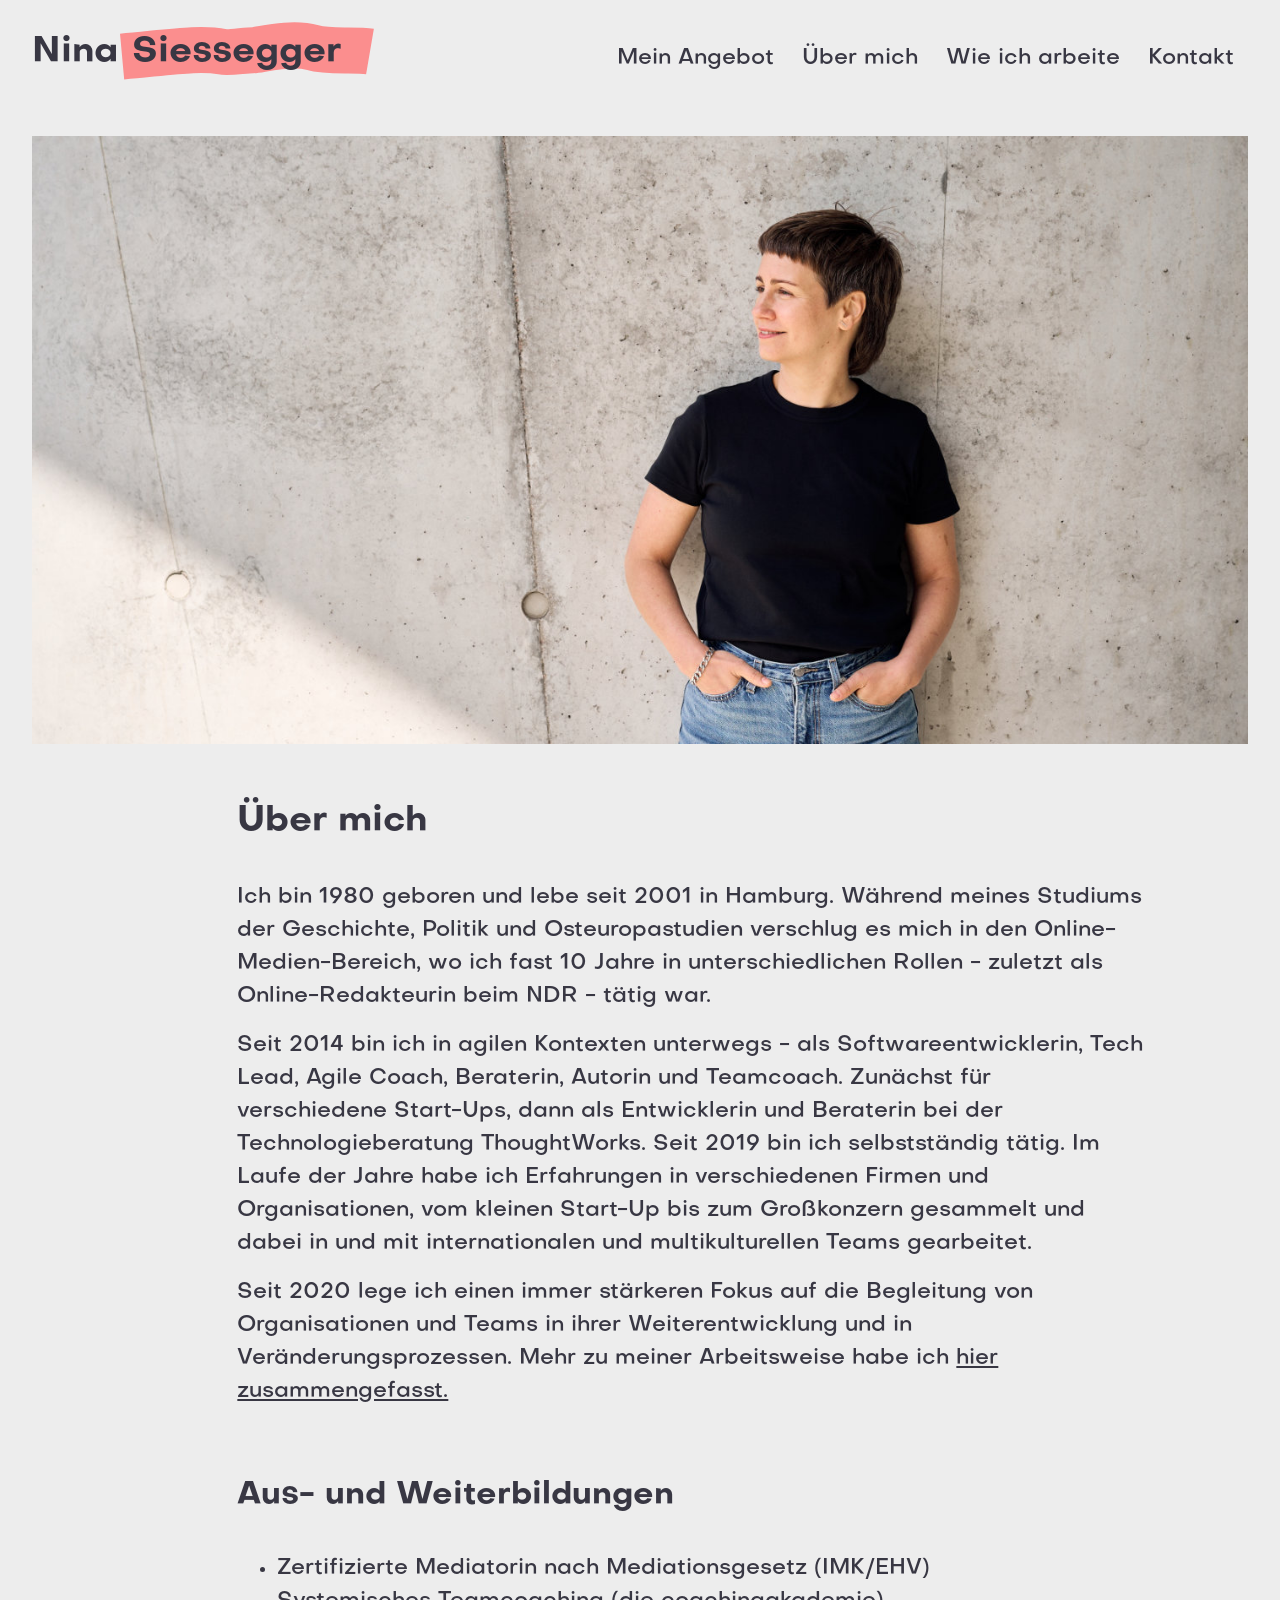
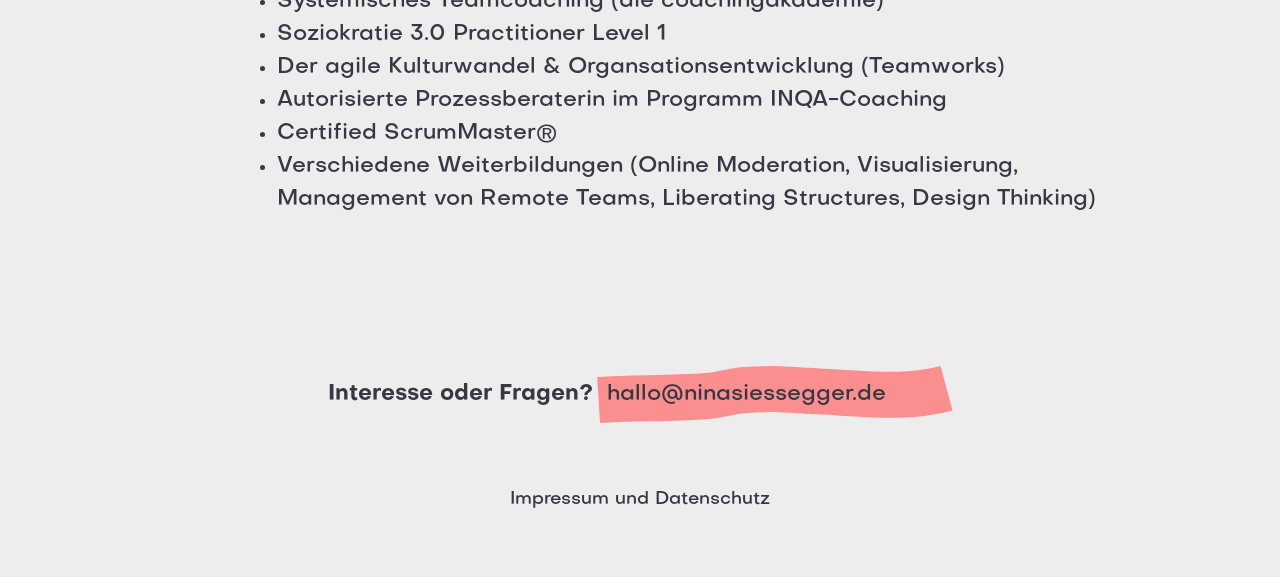
<file: ueber-mich/index.html>
<!DOCTYPE html>
<html >
<head><meta charset="utf-8">
<meta name="viewport" content="width=device-width, initial-scale=1">
<title>Über mich</title>
<link rel="icon" type="image/x-icon" href="/favicon.ico">
<link rel="apple-touch-icon" type="image/png" sizes="180x180" href="/apple-touch-icon.png">
<link rel="icon" type="image/png" sizes="32x32" href="/favicon-32x32.png">
<link rel="icon" type="image/png" sizes="16x16" href="/favicon-16x316.png">
<link rel="manifest" href="/site.manifest">
<link rel="mask-icon" href="/safari-pinned-tab.svg" color="#5bbad5">
<meta property="og:site_name" content="Nina Siessegger - Organisations- und Teamentwicklung, Mediation">
<meta property="og:url" content="https://ninasiessegger.de">
<meta property="og:image" content="https://ninasiessegger.de/card.png">
<meta property="og:title" content="Über mich">
<meta property="og:description" content="Hallo, ich bin Nina Siessegger - Mediatorin, Team- und Organisationsentwicklerin.">
<meta name="description" content="Hallo, ich bin Nina Siessegger - Mediatorin, Team- und Organisationsentwicklerin.">
<link rel="preload" as="fetch" crossorigin="anonymous" href="/ueber-mich/_payload.json">
<style>footer[data-v-6cc37941]{margin:8rem 0 4rem;text-align:center}footer a[data-v-6cc37941]{text-decoration:none}.footer-email[data-v-6cc37941]{display:flex;flex-wrap:wrap;justify-content:center}.question[data-v-6cc37941]{display:inline-block;padding-right:.25rem;padding-top:.75rem}.adress-container[data-v-6cc37941]{position:relative}.adress[data-v-6cc37941]{bottom:0;left:0;position:absolute;right:0;top:0;z-index:100}.adress a[data-v-6cc37941]{left:10px;padding-top:.75rem;position:absolute}.footer-links[data-v-6cc37941]{font-size:var(--fs-smaller);margin-top:3.25rem}footer .svg-container[data-v-6cc37941]{width:356px}footer svg path[data-v-6cc37941]{stroke:var(--red)}@media (max-width:1200px){footer .svg-container[data-v-6cc37941]{width:306px}}@media (max-width:1024px){footer[data-v-6cc37941]{margin:6rem 0 3rem}footer .svg-container[data-v-6cc37941]{width:264px}}@media (max-width:768px){footer[data-v-6cc37941]{margin:4rem 0 2rem}footer .svg-container[data-v-6cc37941]{width:246px}}@media (max-width:480px){footer[data-v-6cc37941]{margin:3rem 0 1.5rem}footer .svg-container[data-v-6cc37941]{width:214px}}</style>
<style>a[data-v-f01e6a6d]{text-decoration:none}li[data-v-f01e6a6d]{list-style:none}.navbar[data-v-f01e6a6d]{align-items:center;display:flex;justify-content:space-between;margin-bottom:6rem;padding:20px 0;position:relative;z-index:250}.navbar a[data-v-f01e6a6d]:visited{color:var(--black)}.navbar .logo svg path[data-v-f01e6a6d]{stroke:var(--red)}.logo[data-v-f01e6a6d],.logo-container[data-v-f01e6a6d]{order:1}.logo[data-v-f01e6a6d]{display:flex;font-size:var(--fs-biggest);font-weight:700}.forename[data-v-f01e6a6d]{padding-right:.125rem;padding-top:.25rem}.surname-container[data-v-f01e6a6d]{position:relative}.surname[data-v-f01e6a6d]{bottom:0;left:0;position:absolute;right:0;top:0;z-index:100}.surname span[data-v-f01e6a6d]{display:inline-block;padding-left:.75rem;padding-top:.25rem}.surname-container .svg-container[data-v-f01e6a6d]{width:254px}ul.nav-links[data-v-f01e6a6d]{padding-left:0}.menu[data-v-f01e6a6d]{display:flex;font-size:var(--fs-basic)}.menu li[data-v-f01e6a6d]{border-color:var(--gray);border-style:solid;border-width:0 0 3px;padding:0 14px}.language-switch a[data-v-f01e6a6d]:hover,.menu li[data-v-f01e6a6d]:hover{border-color:var(--blue);border-style:solid;border-width:0 0 3px;transition:.3s ease}.language-switch[data-v-f01e6a6d],.services[data-v-f01e6a6d]{position:relative}.dropdown[data-v-f01e6a6d]{background-color:var(--white);display:none;font-size:var(--fs-smaller);left:-14px;padding:1.25em 1em;position:absolute}.dropdown li+li[data-v-f01e6a6d]{margin-top:10px}.language-switch[data-v-f01e6a6d]{margin:1.25rem 0;order:3;text-transform:uppercase}.dropdown li[data-v-f01e6a6d]{border-color:var(--white);line-height:1.2;list-style-position:inside;list-style-type:square;padding:.125em 1em .125em .5em;text-align:left;width:16em}.services:hover .dropdown[data-v-f01e6a6d]{display:block}#menuToggle[data-v-f01e6a6d]{margin:0;order:2}#menuToggle .hamburger[data-v-f01e6a6d]{cursor:pointer;display:none;font-size:var(--fs-basic);height:32px;width:32px}#menuToggle span[data-v-f01e6a6d]{background:var(--black);border-radius:1px;display:block;height:4px;margin-bottom:5px;position:relative;transform-origin:63% 0;transition:transform .1s cubic-bezier(.77,.2,.05,1),opacity .15s ease;width:32px;z-index:1}#menuToggle span[data-v-f01e6a6d]:first-child{transform-origin:50% 0}#menuToggle span[data-v-f01e6a6d]:nth-last-child(2){transform-origin:63% 100%}#menuToggle a.is-active span[data-v-f01e6a6d]{opacity:1;transform:rotate(45deg) translate(-2px,-1px)}#menuToggle a.is-active span[data-v-f01e6a6d]:nth-last-child(3){opacity:0;transform:rotate(0deg) scale(.2)}#menuToggle a.is-active span[data-v-f01e6a6d]:nth-last-child(2){transform:rotate(-45deg) translateY(-1px)}@media (max-width:1200px){.surname-container .svg-container[data-v-f01e6a6d]{width:218px}}@media (max-width:1024px){.surname-container .svg-container[data-v-f01e6a6d]{width:204px}.navbar[data-v-f01e6a6d]{margin-bottom:5rem}}@media (max-width:960px){.navbar[data-v-f01e6a6d]{margin-bottom:4rem}.logo-container[data-v-f01e6a6d]{order:2}#menuToggle[data-v-f01e6a6d]{order:3}.menu[data-v-f01e6a6d]{background-color:var(--white);display:none;font-size:calc(var(--fs-basic)*1.25);left:0;margin-top:10px;padding:16px 0;position:absolute;right:0;text-align:center}.language-switch[data-v-f01e6a6d]{font-size:var(--fs-basic);font-weight:700;order:1;padding-bottom:.125rem}.menu li[data-v-f01e6a6d]{border-color:var(--white)}.menu li+li[data-v-f01e6a6d]{margin-top:12px}#menuToggle .hamburger[data-v-f01e6a6d],.menu.is-active[data-v-f01e6a6d]{display:block}.dropdown[data-v-f01e6a6d]{font-size:calc(var(--fs-basic)*1.125);left:auto;padding:.375em 0;position:relative}.dropdown li[data-v-f01e6a6d]{padding:0;text-align:center;width:auto}li.services .dropdown[data-v-f01e6a6d]{display:block}li.services[data-v-f01e6a6d]:hover{border-color:var(--white)}}@media (max-width:768px){.navbar[data-v-f01e6a6d]{margin-bottom:2rem}.surname-container .svg-container[data-v-f01e6a6d]{width:190px}.menu li+li[data-v-f01e6a6d]{margin-top:5px}}@media (max-width:480px){.navbar[data-v-f01e6a6d]{margin-bottom:.25rem}.surname-container .svg-container[data-v-f01e6a6d]{width:155px}#menuToggle .hamburger[data-v-f01e6a6d]{height:24px;padding-bottom:5px;width:24px}#menuToggle span[data-v-f01e6a6d]{height:3px;margin-bottom:4px;width:24px}.menu li[data-v-f01e6a6d],.menu li[data-v-f01e6a6d]:hover{border-width:0}}</style>
<style>img[data-v-befa71b7]{margin-top:-5rem;padding-bottom:2.5rem}@media (max-width:1200px){footer .svg-container[data-v-befa71b7]{width:306px}}@media (max-width:1024px){img[data-v-befa71b7]{margin-top:-3rem;padding-bottom:2rem}}@media (max-width:768px){img[data-v-befa71b7]{margin-top:0;padding-bottom:2rem}}@media (max-width:480px){img[data-v-befa71b7]{margin-top:0;padding-bottom:2rem}}</style>
<style>/*! normalize.css v8.0.1 | MIT License | github.com/necolas/normalize.css */html{line-height:1.15;-webkit-text-size-adjust:100%}body{margin:0}main{display:block}h1{font-size:2em;margin:.67em 0}hr{box-sizing:content-box;height:0;overflow:visible}pre{font-family:monospace,monospace;font-size:1em}a{background-color:transparent}abbr[title]{border-bottom:none;text-decoration:underline;-webkit-text-decoration:underline dotted;text-decoration:underline dotted}b,strong{font-weight:bolder}code,kbd,samp{font-family:monospace,monospace;font-size:1em}small{font-size:80%}sub,sup{font-size:75%;line-height:0;position:relative;vertical-align:baseline}sub{bottom:-.25em}sup{top:-.5em}img{border-style:none}button,input,optgroup,select,textarea{font-family:inherit;font-size:100%;line-height:1.15;margin:0}button,input{overflow:visible}button,select{text-transform:none}[type=button],[type=reset],[type=submit],button{-webkit-appearance:button}[type=button]::-moz-focus-inner,[type=reset]::-moz-focus-inner,[type=submit]::-moz-focus-inner,button::-moz-focus-inner{border-style:none;padding:0}[type=button]:-moz-focusring,[type=reset]:-moz-focusring,[type=submit]:-moz-focusring,button:-moz-focusring{outline:1px dotted ButtonText}fieldset{padding:.35em .75em .625em}legend{box-sizing:border-box;color:inherit;display:table;max-width:100%;padding:0;white-space:normal}progress{vertical-align:baseline}textarea{overflow:auto}[type=checkbox],[type=radio]{box-sizing:border-box;padding:0}[type=number]::-webkit-inner-spin-button,[type=number]::-webkit-outer-spin-button{height:auto}[type=search]{-webkit-appearance:textfield;outline-offset:-2px}[type=search]::-webkit-search-decoration{-webkit-appearance:none}::-webkit-file-upload-button{-webkit-appearance:button;font:inherit}details{display:block}summary{display:list-item}[hidden],template{display:none}</style>
<style>:root{--white:#fff;--black:#383743;--gray:#ededed;--blue:#00f;--red:#fb8e8e;--fs-basic:1.5rem;--fs-smaller:1.25rem;--fs-big:1.75rem;--fs-bigger:2rem;--fs-biggest:2.25rem}@media (max-width:1520px){:root{--fs-basic:1.375rem;--fs-smaller:1.125rem;--fs-big:1.75rem;--fs-bigger:2rem;--fs-biggest:2.25rem}}@media (max-width:1310px){:root{--fs-big:1.5rem}}@media (max-width:1200px){:root{--fs-basic:1.25rem;--fs-smaller:1rem;--fs-big:1.375rem;--fs-bigger:1.75rem;--fs-biggest:2rem}}@media (max-width:1024px){:root{--fs-basic:1.125rem;--fs-smaller:0.875rem;--fs-big:1.25rem;--fs-bigger:1.625rem;--fs-biggest:1.875rem}}@media (max-width:768px){:root{--fs-basic:1rem;--fs-smaller:0.875rem;--fs-big:1.375rem;--fs-bigger:1.5rem;--fs-biggest:1.75rem}}@media (max-width:480px){:root{--fs-basic:0.875rem;--fs-smaller:0.75rem;--fs-big:1.125rem;--fs-bigger:1.25rem;--fs-biggest:1.375rem}}@font-face{font-family:Objectivity;font-style:normal;font-weight:500;src:url(/_nuxt/Objectivity-Medium.f69d1a04.woff2) format("woff2")}@font-face{font-family:Objectivity;font-style:normal;font-weight:700;src:url(/_nuxt/Objectivity-Bold.10502ff4.woff2) format("woff2")}html{font-size:16px;line-height:1.5;-webkit-font-smoothing:antialiased;-moz-osx-font-smoothing:grayscale}body{background-color:var(--gray);font-family:Objectivity,sans-serif;font-size:var(--fs-basic);font-weight:500}a,a:visited,body{color:var(--black)}.wrap{box-sizing:border-box;margin:0 auto;max-width:1440px}h1{font-size:var(--fs-biggest);margin-bottom:2rem;margin-top:0}h2{font-weight:500;letter-spacing:3px;margin-bottom:.25rem;text-transform:uppercase}h2,h3{font-size:var(--fs-basic)}h3{margin:0}h3,p~h2{font-weight:700}p~h2{font-size:var(--fs-bigger);letter-spacing:normal;margin:4rem 0 2rem;text-transform:none}p{margin:0 0 1rem}.btn{background-color:var(--blue);color:var(--white);display:inline-block;font-size:var(--fs-smaller);letter-spacing:.5px;padding:.75rem 3rem .5rem;text-align:center;text-decoration:none}a:hover.btn{font-weight:700}a:visited.btn{color:var(--white)}.hg-marker-container{height:auto;position:relative;width:100%;z-index:0}.hg-marker{bottom:0;left:0;position:absolute;right:0;top:0}.hg-marker-container svg path{stroke:var(--white)}.svg-container{height:auto;position:relative;width:100%;z-index:50}.svg-container svg{height:100%;width:100%}.col-xs,.col-xs-1,.col-xs-10,.col-xs-11,.col-xs-12,.col-xs-2,.col-xs-3,.col-xs-4,.col-xs-5,.col-xs-6,.col-xs-7,.col-xs-8,.col-xs-9{padding-left:1.125rem;padding-right:1.125rem}@media (max-width:768px){.container-fluid{padding-left:1.25rem;padding-right:1.25rem}h1{margin-bottom:1rem}p~h2{margin:2rem 0 1rem}}.z-100{position:relative;z-index:100}.responsive-img{height:auto;width:100%}.display-md,.display-none-md,.display-none-sm,.display-sm{display:none}@media (min-width:769px){.display-md{display:block}}@media (max-width:768px){.display-none-md{display:block}}@media (min-width:481px){.display-sm{display:block}}@media (max-width:480px){.display-none-sm{display:block}.display-none-md{display:none}}</style>
<style>.container,.container-fluid{margin-left:auto;margin-right:auto}.container-fluid{padding-left:2rem;padding-right:2rem}.row{box-sizing:border-box;display:flex;flex:0 1 auto;flex-direction:row;flex-wrap:wrap;margin-left:-.5rem;margin-right:-.5rem}.row.reverse{flex-direction:row-reverse}.col.reverse{flex-direction:column-reverse}.col-xs,.col-xs-1,.col-xs-10,.col-xs-11,.col-xs-12,.col-xs-2,.col-xs-3,.col-xs-4,.col-xs-5,.col-xs-6,.col-xs-7,.col-xs-8,.col-xs-9,.col-xs-offset-0,.col-xs-offset-1,.col-xs-offset-10,.col-xs-offset-11,.col-xs-offset-12,.col-xs-offset-2,.col-xs-offset-3,.col-xs-offset-4,.col-xs-offset-5,.col-xs-offset-6,.col-xs-offset-7,.col-xs-offset-8,.col-xs-offset-9{box-sizing:border-box;flex:0 0 auto;padding-left:.5rem;padding-right:.5rem}.col-xs{flex-basis:0;flex-grow:1;max-width:100%}.col-xs-1{flex-basis:8.33333333%;max-width:8.33333333%}.col-xs-2{flex-basis:16.66666667%;max-width:16.66666667%}.col-xs-3{flex-basis:25%;max-width:25%}.col-xs-4{flex-basis:33.33333333%;max-width:33.33333333%}.col-xs-5{flex-basis:41.66666667%;max-width:41.66666667%}.col-xs-6{flex-basis:50%;max-width:50%}.col-xs-7{flex-basis:58.33333333%;max-width:58.33333333%}.col-xs-8{flex-basis:66.66666667%;max-width:66.66666667%}.col-xs-9{flex-basis:75%;max-width:75%}.col-xs-10{flex-basis:83.33333333%;max-width:83.33333333%}.col-xs-11{flex-basis:91.66666667%;max-width:91.66666667%}.col-xs-12{flex-basis:100%;max-width:100%}.col-xs-offset-0{margin-left:0}.col-xs-offset-1{margin-left:8.33333333%}.col-xs-offset-2{margin-left:16.66666667%}.col-xs-offset-3{margin-left:25%}.col-xs-offset-4{margin-left:33.33333333%}.col-xs-offset-5{margin-left:41.66666667%}.col-xs-offset-6{margin-left:50%}.col-xs-offset-7{margin-left:58.33333333%}.col-xs-offset-8{margin-left:66.66666667%}.col-xs-offset-9{margin-left:75%}.col-xs-offset-10{margin-left:83.33333333%}.col-xs-offset-11{margin-left:91.66666667%}.start-xs{justify-content:flex-start;text-align:start}.center-xs{justify-content:center;text-align:center}.end-xs{justify-content:flex-end;text-align:end}.top-xs{align-items:flex-start}.middle-xs{align-items:center}.bottom-xs{align-items:flex-end}.around-xs{justify-content:space-around}.between-xs{justify-content:space-between}.first-xs{order:-1}.last-xs{order:1}@media only screen and (min-width:48em){.container{width:49rem}.col-sm,.col-sm-1,.col-sm-10,.col-sm-11,.col-sm-12,.col-sm-2,.col-sm-3,.col-sm-4,.col-sm-5,.col-sm-6,.col-sm-7,.col-sm-8,.col-sm-9,.col-sm-offset-0,.col-sm-offset-1,.col-sm-offset-10,.col-sm-offset-11,.col-sm-offset-12,.col-sm-offset-2,.col-sm-offset-3,.col-sm-offset-4,.col-sm-offset-5,.col-sm-offset-6,.col-sm-offset-7,.col-sm-offset-8,.col-sm-offset-9{box-sizing:border-box;flex:0 0 auto;padding-left:.5rem;padding-right:.5rem}.col-sm{flex-basis:0;flex-grow:1;max-width:100%}.col-sm-1{flex-basis:8.33333333%;max-width:8.33333333%}.col-sm-2{flex-basis:16.66666667%;max-width:16.66666667%}.col-sm-3{flex-basis:25%;max-width:25%}.col-sm-4{flex-basis:33.33333333%;max-width:33.33333333%}.col-sm-5{flex-basis:41.66666667%;max-width:41.66666667%}.col-sm-6{flex-basis:50%;max-width:50%}.col-sm-7{flex-basis:58.33333333%;max-width:58.33333333%}.col-sm-8{flex-basis:66.66666667%;max-width:66.66666667%}.col-sm-9{flex-basis:75%;max-width:75%}.col-sm-10{flex-basis:83.33333333%;max-width:83.33333333%}.col-sm-11{flex-basis:91.66666667%;max-width:91.66666667%}.col-sm-12{flex-basis:100%;max-width:100%}.col-sm-offset-0{margin-left:0}.col-sm-offset-1{margin-left:8.33333333%}.col-sm-offset-2{margin-left:16.66666667%}.col-sm-offset-3{margin-left:25%}.col-sm-offset-4{margin-left:33.33333333%}.col-sm-offset-5{margin-left:41.66666667%}.col-sm-offset-6{margin-left:50%}.col-sm-offset-7{margin-left:58.33333333%}.col-sm-offset-8{margin-left:66.66666667%}.col-sm-offset-9{margin-left:75%}.col-sm-offset-10{margin-left:83.33333333%}.col-sm-offset-11{margin-left:91.66666667%}.start-sm{justify-content:flex-start;text-align:start}.center-sm{justify-content:center;text-align:center}.end-sm{justify-content:flex-end;text-align:end}.top-sm{align-items:flex-start}.middle-sm{align-items:center}.bottom-sm{align-items:flex-end}.around-sm{justify-content:space-around}.between-sm{justify-content:space-between}.first-sm{order:-1}.last-sm{order:1}}@media only screen and (min-width:64em){.container{width:65rem}.col-md,.col-md-1,.col-md-10,.col-md-11,.col-md-12,.col-md-2,.col-md-3,.col-md-4,.col-md-5,.col-md-6,.col-md-7,.col-md-8,.col-md-9,.col-md-offset-0,.col-md-offset-1,.col-md-offset-10,.col-md-offset-11,.col-md-offset-12,.col-md-offset-2,.col-md-offset-3,.col-md-offset-4,.col-md-offset-5,.col-md-offset-6,.col-md-offset-7,.col-md-offset-8,.col-md-offset-9{box-sizing:border-box;flex:0 0 auto;padding-left:.5rem;padding-right:.5rem}.col-md{flex-basis:0;flex-grow:1;max-width:100%}.col-md-1{flex-basis:8.33333333%;max-width:8.33333333%}.col-md-2{flex-basis:16.66666667%;max-width:16.66666667%}.col-md-3{flex-basis:25%;max-width:25%}.col-md-4{flex-basis:33.33333333%;max-width:33.33333333%}.col-md-5{flex-basis:41.66666667%;max-width:41.66666667%}.col-md-6{flex-basis:50%;max-width:50%}.col-md-7{flex-basis:58.33333333%;max-width:58.33333333%}.col-md-8{flex-basis:66.66666667%;max-width:66.66666667%}.col-md-9{flex-basis:75%;max-width:75%}.col-md-10{flex-basis:83.33333333%;max-width:83.33333333%}.col-md-11{flex-basis:91.66666667%;max-width:91.66666667%}.col-md-12{flex-basis:100%;max-width:100%}.col-md-offset-0{margin-left:0}.col-md-offset-1{margin-left:8.33333333%}.col-md-offset-2{margin-left:16.66666667%}.col-md-offset-3{margin-left:25%}.col-md-offset-4{margin-left:33.33333333%}.col-md-offset-5{margin-left:41.66666667%}.col-md-offset-6{margin-left:50%}.col-md-offset-7{margin-left:58.33333333%}.col-md-offset-8{margin-left:66.66666667%}.col-md-offset-9{margin-left:75%}.col-md-offset-10{margin-left:83.33333333%}.col-md-offset-11{margin-left:91.66666667%}.start-md{justify-content:flex-start;text-align:start}.center-md{justify-content:center;text-align:center}.end-md{justify-content:flex-end;text-align:end}.top-md{align-items:flex-start}.middle-md{align-items:center}.bottom-md{align-items:flex-end}.around-md{justify-content:space-around}.between-md{justify-content:space-between}.first-md{order:-1}.last-md{order:1}}@media only screen and (min-width:75em){.container{width:76rem}.col-lg,.col-lg-1,.col-lg-10,.col-lg-11,.col-lg-12,.col-lg-2,.col-lg-3,.col-lg-4,.col-lg-5,.col-lg-6,.col-lg-7,.col-lg-8,.col-lg-9,.col-lg-offset-0,.col-lg-offset-1,.col-lg-offset-10,.col-lg-offset-11,.col-lg-offset-12,.col-lg-offset-2,.col-lg-offset-3,.col-lg-offset-4,.col-lg-offset-5,.col-lg-offset-6,.col-lg-offset-7,.col-lg-offset-8,.col-lg-offset-9{box-sizing:border-box;flex:0 0 auto;padding-left:.5rem;padding-right:.5rem}.col-lg{flex-basis:0;flex-grow:1;max-width:100%}.col-lg-1{flex-basis:8.33333333%;max-width:8.33333333%}.col-lg-2{flex-basis:16.66666667%;max-width:16.66666667%}.col-lg-3{flex-basis:25%;max-width:25%}.col-lg-4{flex-basis:33.33333333%;max-width:33.33333333%}.col-lg-5{flex-basis:41.66666667%;max-width:41.66666667%}.col-lg-6{flex-basis:50%;max-width:50%}.col-lg-7{flex-basis:58.33333333%;max-width:58.33333333%}.col-lg-8{flex-basis:66.66666667%;max-width:66.66666667%}.col-lg-9{flex-basis:75%;max-width:75%}.col-lg-10{flex-basis:83.33333333%;max-width:83.33333333%}.col-lg-11{flex-basis:91.66666667%;max-width:91.66666667%}.col-lg-12{flex-basis:100%;max-width:100%}.col-lg-offset-0{margin-left:0}.col-lg-offset-1{margin-left:8.33333333%}.col-lg-offset-2{margin-left:16.66666667%}.col-lg-offset-3{margin-left:25%}.col-lg-offset-4{margin-left:33.33333333%}.col-lg-offset-5{margin-left:41.66666667%}.col-lg-offset-6{margin-left:50%}.col-lg-offset-7{margin-left:58.33333333%}.col-lg-offset-8{margin-left:66.66666667%}.col-lg-offset-9{margin-left:75%}.col-lg-offset-10{margin-left:83.33333333%}.col-lg-offset-11{margin-left:91.66666667%}.start-lg{justify-content:flex-start;text-align:start}.center-lg{justify-content:center;text-align:center}.end-lg{justify-content:flex-end;text-align:end}.top-lg{align-items:flex-start}.middle-lg{align-items:center}.bottom-lg{align-items:flex-end}.around-lg{justify-content:space-around}.between-lg{justify-content:space-between}.first-lg{order:-1}.last-lg{order:1}}</style>
<link rel="stylesheet" href="/_nuxt/entry.51de2469.css">
<link rel="modulepreload" as="script" crossorigin href="/_nuxt/entry.79f37cee.js">
<link rel="modulepreload" as="script" crossorigin href="/_nuxt/default.07d215e4.js">
<link rel="modulepreload" as="script" crossorigin href="/_nuxt/index.95f2040e.js">
<link rel="modulepreload" as="script" crossorigin href="/_nuxt/vue.f36acd1f.494dcfe6.js">
<link rel="modulepreload" as="script" crossorigin href="/_nuxt/nuxt-link.e6f1a1de.js">
<link rel="modulepreload" as="script" crossorigin href="/_nuxt/ueber-mich.38e1b420.js">
<link rel="prefetch" as="script" crossorigin href="/_nuxt/error-404.f7ab8a95.js">
<link rel="prefetch" as="script" crossorigin href="/_nuxt/error-500.0bfee820.js">
<link rel="prefetch" as="image" type="image/jpeg" href="/_nuxt/about_me.3dfb27b5.jpg">
<link rel="prefetch" as="image" type="image/jpeg" href="/_nuxt/about_me_2x.e00723d1.jpg">
<script type="module" src="/_nuxt/entry.79f37cee.js" crossorigin></script></head>
<body ><div id="__nuxt"><div class="wrap container-fluid"><nav class="navbar" data-v-f01e6a6d><a href="/" class="navbar-item logo-container" data-v-f01e6a6d><div class="logo" data-v-f01e6a6d><div class="forename" data-v-f01e6a6d>Nina</div><div class="surname-container" data-v-f01e6a6d><div class="surname" data-v-f01e6a6d><span data-v-f01e6a6d>Siessegger</span></div><div class="svg-container" data-v-f01e6a6d><svg xmlns="http://www.w3.org/2000/svg" viewBox="0 0 254 58" fill="none" data-v-f01e6a6d><path stroke-width="46" d="M2.095 34.601c49.889-4.544 77.594-9.218 100.442-4.84 6.602 1.265 22.442-1.614 30.973-1.583 5.552.02 37.377-8.735 58.793-2.674 18.497 5.235 41.096 1.184 57.689 4.027" data-v-f01e6a6d></path></svg></div></div></div></a><div id="menuToggle" class="nav-links" data-v-f01e6a6d><a role="button" data-target="menu" aria-label="menu" aria-expanded="false" class="hamburger" data-v-f01e6a6d><span aria-hidden="true" data-v-f01e6a6d></span><span aria-hidden="true" data-v-f01e6a6d></span><span aria-hidden="true" data-v-f01e6a6d></span></a><ul id="menu" class="menu" data-v-f01e6a6d><li class="services" data-v-f01e6a6d><a href="/" class="" data-v-f01e6a6d> Mein Angebot </a><ul class="dropdown" data-v-f01e6a6d><li data-v-f01e6a6d><a href="/agile-organisationsberatung" class="" data-v-f01e6a6d> Agile Organisationsberatung </a></li><li data-v-f01e6a6d><a href="/teamentwicklung" class="" data-v-f01e6a6d> Teamentwicklung </a></li><li data-v-f01e6a6d><a href="/konfliktmanagement" class="" data-v-f01e6a6d> Konfliktmanagement </a></li><li data-v-f01e6a6d><a href="/leadership-coaching" class="" data-v-f01e6a6d> Leadership Coaching </a></li><li data-v-f01e6a6d><a href="/inqa-coaching" class="" data-v-f01e6a6d> INQA: Förderung für KMU </a></li></ul></li><li data-v-f01e6a6d><a aria-current="page" href="/ueber-mich" class="router-link-active router-link-exact-active" data-v-f01e6a6d> Über mich </a></li><li data-v-f01e6a6d><a href="/wie-ich-arbeite" class="" data-v-f01e6a6d> Wie ich arbeite </a></li><li data-v-f01e6a6d><a href="/kontakt" class="" data-v-f01e6a6d> Kontakt </a></li></ul></div></nav><main><!--[--><div data-v-befa71b7><div class="row" data-v-befa71b7><div class="col-xs-12" data-v-befa71b7><img src="/_nuxt/about_me.3dfb27b5.jpg" srcset="/_nuxt/about_me_2x.e00723d1.jpg 2x" alt="Portrait Nina Siessegger von Meike Kuether" class="responsive-img" data-v-befa71b7></div></div><div class="row" data-v-befa71b7><div class="col-xs-12 col-md-offset-1 col-lg-offset-2 col-lg-9 col-md-10" data-v-befa71b7><h1 class="z-100" data-v-befa71b7> Über mich </h1><p class="z-100" data-v-befa71b7>Ich bin 1980 geboren und lebe seit 2001 in Hamburg. Während meines Studiums der Geschichte, Politik und Osteuropastudien verschlug es mich in den Online-Medien-Bereich, wo ich fast 10 Jahre in unterschiedlichen Rollen - zuletzt als Online-Redakteurin beim NDR - tätig war.</p><p class="z-100" data-v-befa71b7>Seit 2014 bin ich in agilen Kontexten unterwegs - als Softwareentwicklerin, Tech Lead, Agile Coach, Beraterin, Autorin und Teamcoach. Zunächst für verschiedene Start-Ups, dann als Entwicklerin und Beraterin bei der Technologieberatung ThoughtWorks. Seit 2019 bin ich selbstständig tätig. Im Laufe der Jahre habe ich Erfahrungen in verschiedenen Firmen und Organisationen, vom kleinen Start-Up bis zum Großkonzern gesammelt und dabei in und mit internationalen und multikulturellen Teams gearbeitet.</p><p class="z-100" data-v-befa71b7> Seit 2020 lege ich einen immer stärkeren Fokus auf die Begleitung von Organisationen und Teams in ihrer Weiterentwicklung und in Veränderungsprozessen. Mehr zu meiner Arbeitsweise habe ich <a href="/wie-ich-arbeite" class="" data-v-befa71b7> hier zusammengefasst. </a></p><h2 class="z-100" data-v-befa71b7>Aus- und Weiterbildungen</h2><ul class="z-100" data-v-befa71b7><li data-v-befa71b7>Zertifizierte Mediatorin nach Mediationsgesetz (IMK/EHV)</li><li data-v-befa71b7>Systemisches Teamcoaching (die coachingakademie)</li><li data-v-befa71b7>Soziokratie 3.0 Practitioner Level 1</li><li data-v-befa71b7>Der agile Kulturwandel &amp; Organsationsentwicklung (Teamworks)</li><li data-v-befa71b7>Autorisierte Prozessberaterin im Programm INQA-Coaching</li><li data-v-befa71b7>Certified ScrumMaster®</li><li data-v-befa71b7>Verschiedene Weiterbildungen (Online Moderation, Visualisierung, Management von Remote Teams, Liberating Structures, Design Thinking)</li></ul></div></div></div><!--]--></main><footer data-v-6cc37941><div class="footer-email z-100" data-v-6cc37941><strong class="question" data-v-6cc37941>Interesse oder Fragen?</strong><div class="adress-container" data-v-6cc37941><div class="adress" data-v-6cc37941><a href="mailto:hallo@ninasiessegger.de" data-v-6cc37941> hallo@ninasiessegger.de </a></div><div class="svg-container" data-v-6cc37941><svg xmlns="http://www.w3.org/2000/svg" width="100%" height="100%" viewBox="0 0 356 57" fill="none" data-v-6cc37941><path stroke-width="46" d="M1.564 34c37.565-2.352 70.75-.994 108.269-4 16.05-1.286 26.167-5.443 38.386-6 32.992-1.504 34.483-1.198 72.791 1.391 50.207 2.394 87.76 7.818 128.554-3.169" data-v-6cc37941></path></svg></div></div></div><div class="footer-links" data-v-6cc37941><a href="/impressum" class="" data-v-6cc37941> Impressum </a> und <a href="/datenschutz" class="" data-v-6cc37941> Datenschutz </a></div></footer></div></div><script type="application/json" id="__NUXT_DATA__" data-ssr="true" data-src="/ueber-mich/_payload.json">[{"state":1,"_errors":3,"serverRendered":5,"path":6,"prerenderedAt":7},["Reactive",2],{},["Reactive",4],{},true,"/ueber-mich",1711448227379]</script>
<script>window.__NUXT__={};window.__NUXT__.config={public:{},app:{baseURL:"/",buildAssetsDir:"/_nuxt/",cdnURL:""}}</script></body>
</html>
</file>
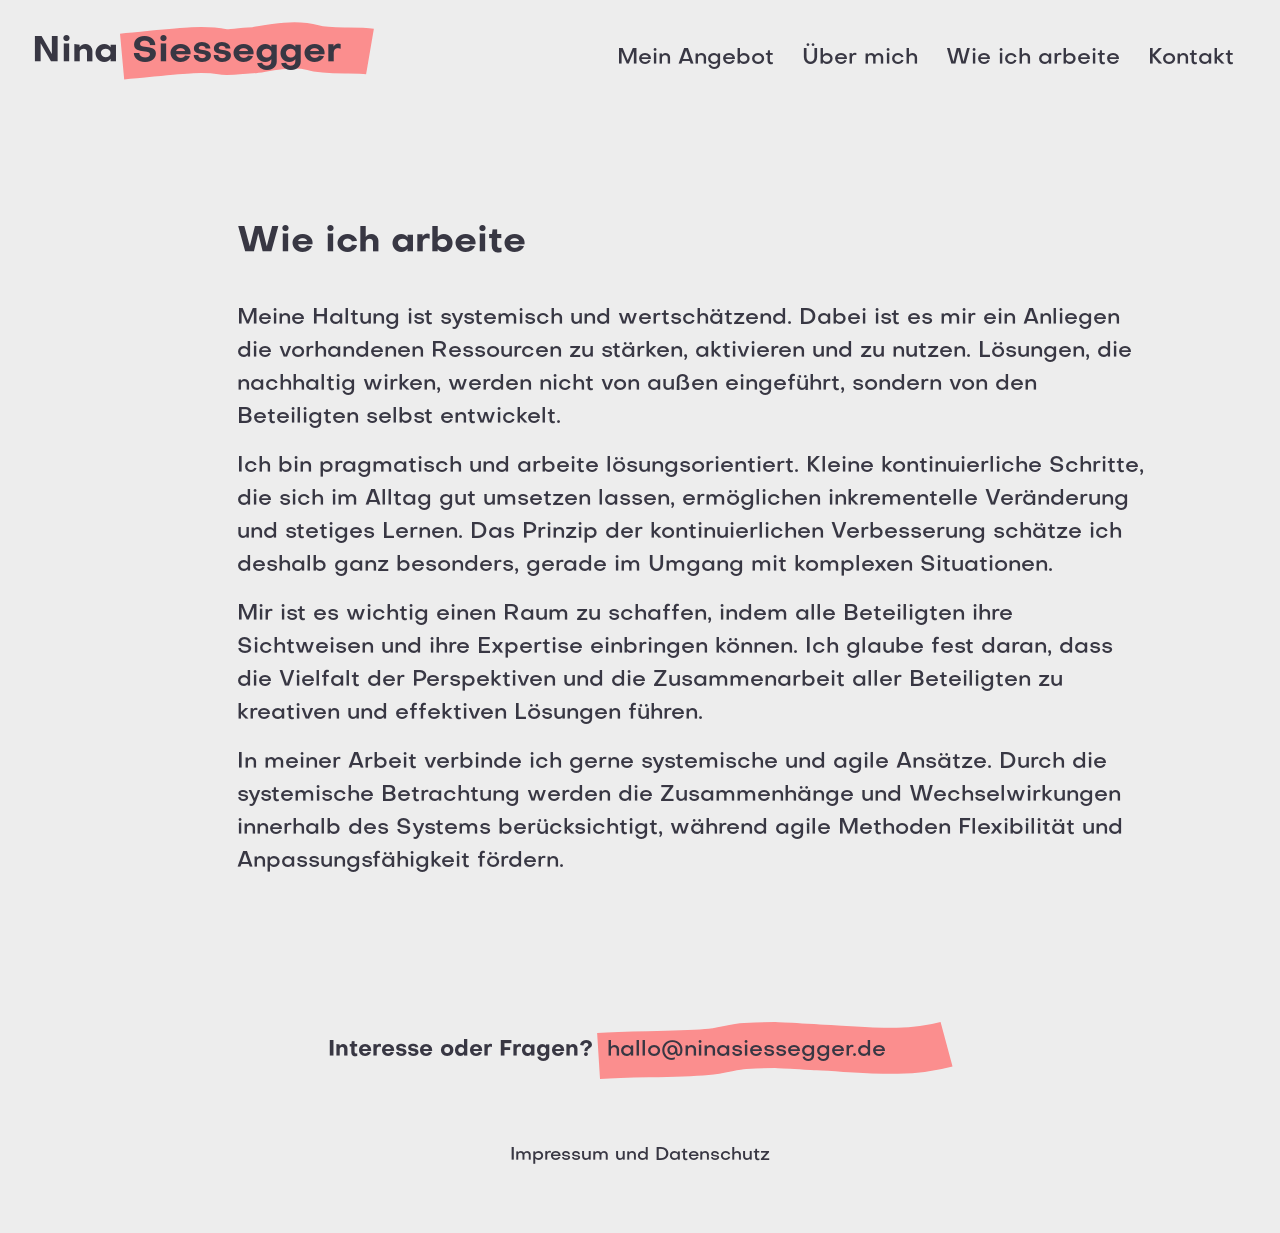
<file: wie-ich-arbeite/index.html>
<!DOCTYPE html>
<html >
<head><meta charset="utf-8">
<meta name="viewport" content="width=device-width, initial-scale=1">
<title>Wie ich arbeite</title>
<link rel="icon" type="image/x-icon" href="/favicon.ico">
<link rel="apple-touch-icon" type="image/png" sizes="180x180" href="/apple-touch-icon.png">
<link rel="icon" type="image/png" sizes="32x32" href="/favicon-32x32.png">
<link rel="icon" type="image/png" sizes="16x16" href="/favicon-16x316.png">
<link rel="manifest" href="/site.manifest">
<link rel="mask-icon" href="/safari-pinned-tab.svg" color="#5bbad5">
<meta property="og:site_name" content="Nina Siessegger - Organisations- und Teamentwicklung, Mediation">
<meta property="og:url" content="https://ninasiessegger.de">
<meta property="og:image" content="https://ninasiessegger.de/card.png">
<meta property="og:title" content="Wie ich arbeite">
<meta property="og:description" content="Ich bin pragmatisch und arbeite lösungsorientiert. Kleine kontinuierliche Schritte, die sich im Alltag gut umsetzen lassen, ermöglichen inkrementelle Veränderung und stetiges Lernen.">
<meta name="description" content="Ich bin pragmatisch und arbeite lösungsorientiert. Kleine kontinuierliche Schritte, die sich im Alltag gut umsetzen lassen, ermöglichen inkrementelle Veränderung und stetiges Lernen.">
<link rel="preload" as="fetch" crossorigin="anonymous" href="/wie-ich-arbeite/_payload.json">
<style>footer[data-v-6cc37941]{margin:8rem 0 4rem;text-align:center}footer a[data-v-6cc37941]{text-decoration:none}.footer-email[data-v-6cc37941]{display:flex;flex-wrap:wrap;justify-content:center}.question[data-v-6cc37941]{display:inline-block;padding-right:.25rem;padding-top:.75rem}.adress-container[data-v-6cc37941]{position:relative}.adress[data-v-6cc37941]{bottom:0;left:0;position:absolute;right:0;top:0;z-index:100}.adress a[data-v-6cc37941]{left:10px;padding-top:.75rem;position:absolute}.footer-links[data-v-6cc37941]{font-size:var(--fs-smaller);margin-top:3.25rem}footer .svg-container[data-v-6cc37941]{width:356px}footer svg path[data-v-6cc37941]{stroke:var(--red)}@media (max-width:1200px){footer .svg-container[data-v-6cc37941]{width:306px}}@media (max-width:1024px){footer[data-v-6cc37941]{margin:6rem 0 3rem}footer .svg-container[data-v-6cc37941]{width:264px}}@media (max-width:768px){footer[data-v-6cc37941]{margin:4rem 0 2rem}footer .svg-container[data-v-6cc37941]{width:246px}}@media (max-width:480px){footer[data-v-6cc37941]{margin:3rem 0 1.5rem}footer .svg-container[data-v-6cc37941]{width:214px}}</style>
<style>a[data-v-f01e6a6d]{text-decoration:none}li[data-v-f01e6a6d]{list-style:none}.navbar[data-v-f01e6a6d]{align-items:center;display:flex;justify-content:space-between;margin-bottom:6rem;padding:20px 0;position:relative;z-index:250}.navbar a[data-v-f01e6a6d]:visited{color:var(--black)}.navbar .logo svg path[data-v-f01e6a6d]{stroke:var(--red)}.logo[data-v-f01e6a6d],.logo-container[data-v-f01e6a6d]{order:1}.logo[data-v-f01e6a6d]{display:flex;font-size:var(--fs-biggest);font-weight:700}.forename[data-v-f01e6a6d]{padding-right:.125rem;padding-top:.25rem}.surname-container[data-v-f01e6a6d]{position:relative}.surname[data-v-f01e6a6d]{bottom:0;left:0;position:absolute;right:0;top:0;z-index:100}.surname span[data-v-f01e6a6d]{display:inline-block;padding-left:.75rem;padding-top:.25rem}.surname-container .svg-container[data-v-f01e6a6d]{width:254px}ul.nav-links[data-v-f01e6a6d]{padding-left:0}.menu[data-v-f01e6a6d]{display:flex;font-size:var(--fs-basic)}.menu li[data-v-f01e6a6d]{border-color:var(--gray);border-style:solid;border-width:0 0 3px;padding:0 14px}.language-switch a[data-v-f01e6a6d]:hover,.menu li[data-v-f01e6a6d]:hover{border-color:var(--blue);border-style:solid;border-width:0 0 3px;transition:.3s ease}.language-switch[data-v-f01e6a6d],.services[data-v-f01e6a6d]{position:relative}.dropdown[data-v-f01e6a6d]{background-color:var(--white);display:none;font-size:var(--fs-smaller);left:-14px;padding:1.25em 1em;position:absolute}.dropdown li+li[data-v-f01e6a6d]{margin-top:10px}.language-switch[data-v-f01e6a6d]{margin:1.25rem 0;order:3;text-transform:uppercase}.dropdown li[data-v-f01e6a6d]{border-color:var(--white);line-height:1.2;list-style-position:inside;list-style-type:square;padding:.125em 1em .125em .5em;text-align:left;width:16em}.services:hover .dropdown[data-v-f01e6a6d]{display:block}#menuToggle[data-v-f01e6a6d]{margin:0;order:2}#menuToggle .hamburger[data-v-f01e6a6d]{cursor:pointer;display:none;font-size:var(--fs-basic);height:32px;width:32px}#menuToggle span[data-v-f01e6a6d]{background:var(--black);border-radius:1px;display:block;height:4px;margin-bottom:5px;position:relative;transform-origin:63% 0;transition:transform .1s cubic-bezier(.77,.2,.05,1),opacity .15s ease;width:32px;z-index:1}#menuToggle span[data-v-f01e6a6d]:first-child{transform-origin:50% 0}#menuToggle span[data-v-f01e6a6d]:nth-last-child(2){transform-origin:63% 100%}#menuToggle a.is-active span[data-v-f01e6a6d]{opacity:1;transform:rotate(45deg) translate(-2px,-1px)}#menuToggle a.is-active span[data-v-f01e6a6d]:nth-last-child(3){opacity:0;transform:rotate(0deg) scale(.2)}#menuToggle a.is-active span[data-v-f01e6a6d]:nth-last-child(2){transform:rotate(-45deg) translateY(-1px)}@media (max-width:1200px){.surname-container .svg-container[data-v-f01e6a6d]{width:218px}}@media (max-width:1024px){.surname-container .svg-container[data-v-f01e6a6d]{width:204px}.navbar[data-v-f01e6a6d]{margin-bottom:5rem}}@media (max-width:960px){.navbar[data-v-f01e6a6d]{margin-bottom:4rem}.logo-container[data-v-f01e6a6d]{order:2}#menuToggle[data-v-f01e6a6d]{order:3}.menu[data-v-f01e6a6d]{background-color:var(--white);display:none;font-size:calc(var(--fs-basic)*1.25);left:0;margin-top:10px;padding:16px 0;position:absolute;right:0;text-align:center}.language-switch[data-v-f01e6a6d]{font-size:var(--fs-basic);font-weight:700;order:1;padding-bottom:.125rem}.menu li[data-v-f01e6a6d]{border-color:var(--white)}.menu li+li[data-v-f01e6a6d]{margin-top:12px}#menuToggle .hamburger[data-v-f01e6a6d],.menu.is-active[data-v-f01e6a6d]{display:block}.dropdown[data-v-f01e6a6d]{font-size:calc(var(--fs-basic)*1.125);left:auto;padding:.375em 0;position:relative}.dropdown li[data-v-f01e6a6d]{padding:0;text-align:center;width:auto}li.services .dropdown[data-v-f01e6a6d]{display:block}li.services[data-v-f01e6a6d]:hover{border-color:var(--white)}}@media (max-width:768px){.navbar[data-v-f01e6a6d]{margin-bottom:2rem}.surname-container .svg-container[data-v-f01e6a6d]{width:190px}.menu li+li[data-v-f01e6a6d]{margin-top:5px}}@media (max-width:480px){.navbar[data-v-f01e6a6d]{margin-bottom:.25rem}.surname-container .svg-container[data-v-f01e6a6d]{width:155px}#menuToggle .hamburger[data-v-f01e6a6d]{height:24px;padding-bottom:5px;width:24px}#menuToggle span[data-v-f01e6a6d]{height:3px;margin-bottom:4px;width:24px}.menu li[data-v-f01e6a6d],.menu li[data-v-f01e6a6d]:hover{border-width:0}}</style>
<style>.hg-marker .svg-container[data-v-b048eae1]{margin-top:2rem}.svg-cont[data-v-b048eae1]{display:inline-block;overflow:hidden;padding-bottom:100%;position:relative;vertical-align:middle;width:100%}.svg-content[data-v-b048eae1]{display:inline-block;left:0;position:absolute;top:0}</style>
<style>/*! normalize.css v8.0.1 | MIT License | github.com/necolas/normalize.css */html{line-height:1.15;-webkit-text-size-adjust:100%}body{margin:0}main{display:block}h1{font-size:2em;margin:.67em 0}hr{box-sizing:content-box;height:0;overflow:visible}pre{font-family:monospace,monospace;font-size:1em}a{background-color:transparent}abbr[title]{border-bottom:none;text-decoration:underline;-webkit-text-decoration:underline dotted;text-decoration:underline dotted}b,strong{font-weight:bolder}code,kbd,samp{font-family:monospace,monospace;font-size:1em}small{font-size:80%}sub,sup{font-size:75%;line-height:0;position:relative;vertical-align:baseline}sub{bottom:-.25em}sup{top:-.5em}img{border-style:none}button,input,optgroup,select,textarea{font-family:inherit;font-size:100%;line-height:1.15;margin:0}button,input{overflow:visible}button,select{text-transform:none}[type=button],[type=reset],[type=submit],button{-webkit-appearance:button}[type=button]::-moz-focus-inner,[type=reset]::-moz-focus-inner,[type=submit]::-moz-focus-inner,button::-moz-focus-inner{border-style:none;padding:0}[type=button]:-moz-focusring,[type=reset]:-moz-focusring,[type=submit]:-moz-focusring,button:-moz-focusring{outline:1px dotted ButtonText}fieldset{padding:.35em .75em .625em}legend{box-sizing:border-box;color:inherit;display:table;max-width:100%;padding:0;white-space:normal}progress{vertical-align:baseline}textarea{overflow:auto}[type=checkbox],[type=radio]{box-sizing:border-box;padding:0}[type=number]::-webkit-inner-spin-button,[type=number]::-webkit-outer-spin-button{height:auto}[type=search]{-webkit-appearance:textfield;outline-offset:-2px}[type=search]::-webkit-search-decoration{-webkit-appearance:none}::-webkit-file-upload-button{-webkit-appearance:button;font:inherit}details{display:block}summary{display:list-item}[hidden],template{display:none}</style>
<style>:root{--white:#fff;--black:#383743;--gray:#ededed;--blue:#00f;--red:#fb8e8e;--fs-basic:1.5rem;--fs-smaller:1.25rem;--fs-big:1.75rem;--fs-bigger:2rem;--fs-biggest:2.25rem}@media (max-width:1520px){:root{--fs-basic:1.375rem;--fs-smaller:1.125rem;--fs-big:1.75rem;--fs-bigger:2rem;--fs-biggest:2.25rem}}@media (max-width:1310px){:root{--fs-big:1.5rem}}@media (max-width:1200px){:root{--fs-basic:1.25rem;--fs-smaller:1rem;--fs-big:1.375rem;--fs-bigger:1.75rem;--fs-biggest:2rem}}@media (max-width:1024px){:root{--fs-basic:1.125rem;--fs-smaller:0.875rem;--fs-big:1.25rem;--fs-bigger:1.625rem;--fs-biggest:1.875rem}}@media (max-width:768px){:root{--fs-basic:1rem;--fs-smaller:0.875rem;--fs-big:1.375rem;--fs-bigger:1.5rem;--fs-biggest:1.75rem}}@media (max-width:480px){:root{--fs-basic:0.875rem;--fs-smaller:0.75rem;--fs-big:1.125rem;--fs-bigger:1.25rem;--fs-biggest:1.375rem}}@font-face{font-family:Objectivity;font-style:normal;font-weight:500;src:url(/_nuxt/Objectivity-Medium.f69d1a04.woff2) format("woff2")}@font-face{font-family:Objectivity;font-style:normal;font-weight:700;src:url(/_nuxt/Objectivity-Bold.10502ff4.woff2) format("woff2")}html{font-size:16px;line-height:1.5;-webkit-font-smoothing:antialiased;-moz-osx-font-smoothing:grayscale}body{background-color:var(--gray);font-family:Objectivity,sans-serif;font-size:var(--fs-basic);font-weight:500}a,a:visited,body{color:var(--black)}.wrap{box-sizing:border-box;margin:0 auto;max-width:1440px}h1{font-size:var(--fs-biggest);margin-bottom:2rem;margin-top:0}h2{font-weight:500;letter-spacing:3px;margin-bottom:.25rem;text-transform:uppercase}h2,h3{font-size:var(--fs-basic)}h3{margin:0}h3,p~h2{font-weight:700}p~h2{font-size:var(--fs-bigger);letter-spacing:normal;margin:4rem 0 2rem;text-transform:none}p{margin:0 0 1rem}.btn{background-color:var(--blue);color:var(--white);display:inline-block;font-size:var(--fs-smaller);letter-spacing:.5px;padding:.75rem 3rem .5rem;text-align:center;text-decoration:none}a:hover.btn{font-weight:700}a:visited.btn{color:var(--white)}.hg-marker-container{height:auto;position:relative;width:100%;z-index:0}.hg-marker{bottom:0;left:0;position:absolute;right:0;top:0}.hg-marker-container svg path{stroke:var(--white)}.svg-container{height:auto;position:relative;width:100%;z-index:50}.svg-container svg{height:100%;width:100%}.col-xs,.col-xs-1,.col-xs-10,.col-xs-11,.col-xs-12,.col-xs-2,.col-xs-3,.col-xs-4,.col-xs-5,.col-xs-6,.col-xs-7,.col-xs-8,.col-xs-9{padding-left:1.125rem;padding-right:1.125rem}@media (max-width:768px){.container-fluid{padding-left:1.25rem;padding-right:1.25rem}h1{margin-bottom:1rem}p~h2{margin:2rem 0 1rem}}.z-100{position:relative;z-index:100}.responsive-img{height:auto;width:100%}.display-md,.display-none-md,.display-none-sm,.display-sm{display:none}@media (min-width:769px){.display-md{display:block}}@media (max-width:768px){.display-none-md{display:block}}@media (min-width:481px){.display-sm{display:block}}@media (max-width:480px){.display-none-sm{display:block}.display-none-md{display:none}}</style>
<style>.container,.container-fluid{margin-left:auto;margin-right:auto}.container-fluid{padding-left:2rem;padding-right:2rem}.row{box-sizing:border-box;display:flex;flex:0 1 auto;flex-direction:row;flex-wrap:wrap;margin-left:-.5rem;margin-right:-.5rem}.row.reverse{flex-direction:row-reverse}.col.reverse{flex-direction:column-reverse}.col-xs,.col-xs-1,.col-xs-10,.col-xs-11,.col-xs-12,.col-xs-2,.col-xs-3,.col-xs-4,.col-xs-5,.col-xs-6,.col-xs-7,.col-xs-8,.col-xs-9,.col-xs-offset-0,.col-xs-offset-1,.col-xs-offset-10,.col-xs-offset-11,.col-xs-offset-12,.col-xs-offset-2,.col-xs-offset-3,.col-xs-offset-4,.col-xs-offset-5,.col-xs-offset-6,.col-xs-offset-7,.col-xs-offset-8,.col-xs-offset-9{box-sizing:border-box;flex:0 0 auto;padding-left:.5rem;padding-right:.5rem}.col-xs{flex-basis:0;flex-grow:1;max-width:100%}.col-xs-1{flex-basis:8.33333333%;max-width:8.33333333%}.col-xs-2{flex-basis:16.66666667%;max-width:16.66666667%}.col-xs-3{flex-basis:25%;max-width:25%}.col-xs-4{flex-basis:33.33333333%;max-width:33.33333333%}.col-xs-5{flex-basis:41.66666667%;max-width:41.66666667%}.col-xs-6{flex-basis:50%;max-width:50%}.col-xs-7{flex-basis:58.33333333%;max-width:58.33333333%}.col-xs-8{flex-basis:66.66666667%;max-width:66.66666667%}.col-xs-9{flex-basis:75%;max-width:75%}.col-xs-10{flex-basis:83.33333333%;max-width:83.33333333%}.col-xs-11{flex-basis:91.66666667%;max-width:91.66666667%}.col-xs-12{flex-basis:100%;max-width:100%}.col-xs-offset-0{margin-left:0}.col-xs-offset-1{margin-left:8.33333333%}.col-xs-offset-2{margin-left:16.66666667%}.col-xs-offset-3{margin-left:25%}.col-xs-offset-4{margin-left:33.33333333%}.col-xs-offset-5{margin-left:41.66666667%}.col-xs-offset-6{margin-left:50%}.col-xs-offset-7{margin-left:58.33333333%}.col-xs-offset-8{margin-left:66.66666667%}.col-xs-offset-9{margin-left:75%}.col-xs-offset-10{margin-left:83.33333333%}.col-xs-offset-11{margin-left:91.66666667%}.start-xs{justify-content:flex-start;text-align:start}.center-xs{justify-content:center;text-align:center}.end-xs{justify-content:flex-end;text-align:end}.top-xs{align-items:flex-start}.middle-xs{align-items:center}.bottom-xs{align-items:flex-end}.around-xs{justify-content:space-around}.between-xs{justify-content:space-between}.first-xs{order:-1}.last-xs{order:1}@media only screen and (min-width:48em){.container{width:49rem}.col-sm,.col-sm-1,.col-sm-10,.col-sm-11,.col-sm-12,.col-sm-2,.col-sm-3,.col-sm-4,.col-sm-5,.col-sm-6,.col-sm-7,.col-sm-8,.col-sm-9,.col-sm-offset-0,.col-sm-offset-1,.col-sm-offset-10,.col-sm-offset-11,.col-sm-offset-12,.col-sm-offset-2,.col-sm-offset-3,.col-sm-offset-4,.col-sm-offset-5,.col-sm-offset-6,.col-sm-offset-7,.col-sm-offset-8,.col-sm-offset-9{box-sizing:border-box;flex:0 0 auto;padding-left:.5rem;padding-right:.5rem}.col-sm{flex-basis:0;flex-grow:1;max-width:100%}.col-sm-1{flex-basis:8.33333333%;max-width:8.33333333%}.col-sm-2{flex-basis:16.66666667%;max-width:16.66666667%}.col-sm-3{flex-basis:25%;max-width:25%}.col-sm-4{flex-basis:33.33333333%;max-width:33.33333333%}.col-sm-5{flex-basis:41.66666667%;max-width:41.66666667%}.col-sm-6{flex-basis:50%;max-width:50%}.col-sm-7{flex-basis:58.33333333%;max-width:58.33333333%}.col-sm-8{flex-basis:66.66666667%;max-width:66.66666667%}.col-sm-9{flex-basis:75%;max-width:75%}.col-sm-10{flex-basis:83.33333333%;max-width:83.33333333%}.col-sm-11{flex-basis:91.66666667%;max-width:91.66666667%}.col-sm-12{flex-basis:100%;max-width:100%}.col-sm-offset-0{margin-left:0}.col-sm-offset-1{margin-left:8.33333333%}.col-sm-offset-2{margin-left:16.66666667%}.col-sm-offset-3{margin-left:25%}.col-sm-offset-4{margin-left:33.33333333%}.col-sm-offset-5{margin-left:41.66666667%}.col-sm-offset-6{margin-left:50%}.col-sm-offset-7{margin-left:58.33333333%}.col-sm-offset-8{margin-left:66.66666667%}.col-sm-offset-9{margin-left:75%}.col-sm-offset-10{margin-left:83.33333333%}.col-sm-offset-11{margin-left:91.66666667%}.start-sm{justify-content:flex-start;text-align:start}.center-sm{justify-content:center;text-align:center}.end-sm{justify-content:flex-end;text-align:end}.top-sm{align-items:flex-start}.middle-sm{align-items:center}.bottom-sm{align-items:flex-end}.around-sm{justify-content:space-around}.between-sm{justify-content:space-between}.first-sm{order:-1}.last-sm{order:1}}@media only screen and (min-width:64em){.container{width:65rem}.col-md,.col-md-1,.col-md-10,.col-md-11,.col-md-12,.col-md-2,.col-md-3,.col-md-4,.col-md-5,.col-md-6,.col-md-7,.col-md-8,.col-md-9,.col-md-offset-0,.col-md-offset-1,.col-md-offset-10,.col-md-offset-11,.col-md-offset-12,.col-md-offset-2,.col-md-offset-3,.col-md-offset-4,.col-md-offset-5,.col-md-offset-6,.col-md-offset-7,.col-md-offset-8,.col-md-offset-9{box-sizing:border-box;flex:0 0 auto;padding-left:.5rem;padding-right:.5rem}.col-md{flex-basis:0;flex-grow:1;max-width:100%}.col-md-1{flex-basis:8.33333333%;max-width:8.33333333%}.col-md-2{flex-basis:16.66666667%;max-width:16.66666667%}.col-md-3{flex-basis:25%;max-width:25%}.col-md-4{flex-basis:33.33333333%;max-width:33.33333333%}.col-md-5{flex-basis:41.66666667%;max-width:41.66666667%}.col-md-6{flex-basis:50%;max-width:50%}.col-md-7{flex-basis:58.33333333%;max-width:58.33333333%}.col-md-8{flex-basis:66.66666667%;max-width:66.66666667%}.col-md-9{flex-basis:75%;max-width:75%}.col-md-10{flex-basis:83.33333333%;max-width:83.33333333%}.col-md-11{flex-basis:91.66666667%;max-width:91.66666667%}.col-md-12{flex-basis:100%;max-width:100%}.col-md-offset-0{margin-left:0}.col-md-offset-1{margin-left:8.33333333%}.col-md-offset-2{margin-left:16.66666667%}.col-md-offset-3{margin-left:25%}.col-md-offset-4{margin-left:33.33333333%}.col-md-offset-5{margin-left:41.66666667%}.col-md-offset-6{margin-left:50%}.col-md-offset-7{margin-left:58.33333333%}.col-md-offset-8{margin-left:66.66666667%}.col-md-offset-9{margin-left:75%}.col-md-offset-10{margin-left:83.33333333%}.col-md-offset-11{margin-left:91.66666667%}.start-md{justify-content:flex-start;text-align:start}.center-md{justify-content:center;text-align:center}.end-md{justify-content:flex-end;text-align:end}.top-md{align-items:flex-start}.middle-md{align-items:center}.bottom-md{align-items:flex-end}.around-md{justify-content:space-around}.between-md{justify-content:space-between}.first-md{order:-1}.last-md{order:1}}@media only screen and (min-width:75em){.container{width:76rem}.col-lg,.col-lg-1,.col-lg-10,.col-lg-11,.col-lg-12,.col-lg-2,.col-lg-3,.col-lg-4,.col-lg-5,.col-lg-6,.col-lg-7,.col-lg-8,.col-lg-9,.col-lg-offset-0,.col-lg-offset-1,.col-lg-offset-10,.col-lg-offset-11,.col-lg-offset-12,.col-lg-offset-2,.col-lg-offset-3,.col-lg-offset-4,.col-lg-offset-5,.col-lg-offset-6,.col-lg-offset-7,.col-lg-offset-8,.col-lg-offset-9{box-sizing:border-box;flex:0 0 auto;padding-left:.5rem;padding-right:.5rem}.col-lg{flex-basis:0;flex-grow:1;max-width:100%}.col-lg-1{flex-basis:8.33333333%;max-width:8.33333333%}.col-lg-2{flex-basis:16.66666667%;max-width:16.66666667%}.col-lg-3{flex-basis:25%;max-width:25%}.col-lg-4{flex-basis:33.33333333%;max-width:33.33333333%}.col-lg-5{flex-basis:41.66666667%;max-width:41.66666667%}.col-lg-6{flex-basis:50%;max-width:50%}.col-lg-7{flex-basis:58.33333333%;max-width:58.33333333%}.col-lg-8{flex-basis:66.66666667%;max-width:66.66666667%}.col-lg-9{flex-basis:75%;max-width:75%}.col-lg-10{flex-basis:83.33333333%;max-width:83.33333333%}.col-lg-11{flex-basis:91.66666667%;max-width:91.66666667%}.col-lg-12{flex-basis:100%;max-width:100%}.col-lg-offset-0{margin-left:0}.col-lg-offset-1{margin-left:8.33333333%}.col-lg-offset-2{margin-left:16.66666667%}.col-lg-offset-3{margin-left:25%}.col-lg-offset-4{margin-left:33.33333333%}.col-lg-offset-5{margin-left:41.66666667%}.col-lg-offset-6{margin-left:50%}.col-lg-offset-7{margin-left:58.33333333%}.col-lg-offset-8{margin-left:66.66666667%}.col-lg-offset-9{margin-left:75%}.col-lg-offset-10{margin-left:83.33333333%}.col-lg-offset-11{margin-left:91.66666667%}.start-lg{justify-content:flex-start;text-align:start}.center-lg{justify-content:center;text-align:center}.end-lg{justify-content:flex-end;text-align:end}.top-lg{align-items:flex-start}.middle-lg{align-items:center}.bottom-lg{align-items:flex-end}.around-lg{justify-content:space-around}.between-lg{justify-content:space-between}.first-lg{order:-1}.last-lg{order:1}}</style>
<link rel="stylesheet" href="/_nuxt/entry.51de2469.css">
<link rel="modulepreload" as="script" crossorigin href="/_nuxt/entry.79f37cee.js">
<link rel="modulepreload" as="script" crossorigin href="/_nuxt/default.07d215e4.js">
<link rel="modulepreload" as="script" crossorigin href="/_nuxt/index.95f2040e.js">
<link rel="modulepreload" as="script" crossorigin href="/_nuxt/vue.f36acd1f.494dcfe6.js">
<link rel="modulepreload" as="script" crossorigin href="/_nuxt/nuxt-link.e6f1a1de.js">
<link rel="modulepreload" as="script" crossorigin href="/_nuxt/wie-ich-arbeite.78f162e4.js">
<link rel="prefetch" as="script" crossorigin href="/_nuxt/error-404.f7ab8a95.js">
<link rel="prefetch" as="script" crossorigin href="/_nuxt/error-500.0bfee820.js">
<script type="module" src="/_nuxt/entry.79f37cee.js" crossorigin></script></head>
<body ><div id="__nuxt"><div class="wrap container-fluid"><nav class="navbar" data-v-f01e6a6d><a href="/" class="navbar-item logo-container" data-v-f01e6a6d><div class="logo" data-v-f01e6a6d><div class="forename" data-v-f01e6a6d>Nina</div><div class="surname-container" data-v-f01e6a6d><div class="surname" data-v-f01e6a6d><span data-v-f01e6a6d>Siessegger</span></div><div class="svg-container" data-v-f01e6a6d><svg xmlns="http://www.w3.org/2000/svg" viewBox="0 0 254 58" fill="none" data-v-f01e6a6d><path stroke-width="46" d="M2.095 34.601c49.889-4.544 77.594-9.218 100.442-4.84 6.602 1.265 22.442-1.614 30.973-1.583 5.552.02 37.377-8.735 58.793-2.674 18.497 5.235 41.096 1.184 57.689 4.027" data-v-f01e6a6d></path></svg></div></div></div></a><div id="menuToggle" class="nav-links" data-v-f01e6a6d><a role="button" data-target="menu" aria-label="menu" aria-expanded="false" class="hamburger" data-v-f01e6a6d><span aria-hidden="true" data-v-f01e6a6d></span><span aria-hidden="true" data-v-f01e6a6d></span><span aria-hidden="true" data-v-f01e6a6d></span></a><ul id="menu" class="menu" data-v-f01e6a6d><li class="services" data-v-f01e6a6d><a href="/" class="" data-v-f01e6a6d> Mein Angebot </a><ul class="dropdown" data-v-f01e6a6d><li data-v-f01e6a6d><a href="/agile-organisationsberatung" class="" data-v-f01e6a6d> Agile Organisationsberatung </a></li><li data-v-f01e6a6d><a href="/teamentwicklung" class="" data-v-f01e6a6d> Teamentwicklung </a></li><li data-v-f01e6a6d><a href="/konfliktmanagement" class="" data-v-f01e6a6d> Konfliktmanagement </a></li><li data-v-f01e6a6d><a href="/leadership-coaching" class="" data-v-f01e6a6d> Leadership Coaching </a></li><li data-v-f01e6a6d><a href="/inqa-coaching" class="" data-v-f01e6a6d> INQA: Förderung für KMU </a></li></ul></li><li data-v-f01e6a6d><a href="/ueber-mich" class="" data-v-f01e6a6d> Über mich </a></li><li data-v-f01e6a6d><a aria-current="page" href="/wie-ich-arbeite" class="router-link-active router-link-exact-active" data-v-f01e6a6d> Wie ich arbeite </a></li><li data-v-f01e6a6d><a href="/kontakt" class="" data-v-f01e6a6d> Kontakt </a></li></ul></div></nav><main><!--[--><div class="row" data-v-b048eae1><div class="col-xs-12 col-md-offset-1 col-lg-offset-2 col-lg-9 col-md-10" data-v-b048eae1><h1 class="z-100" data-v-b048eae1> Wie ich arbeite </h1><p class="z-100" data-v-b048eae1>Meine Haltung ist systemisch und wertschätzend. Dabei ist es mir ein Anliegen die vorhandenen Ressourcen zu stärken, aktivieren und zu nutzen. Lösungen, die nachhaltig wirken, werden nicht von außen eingeführt, sondern von den Beteiligten selbst entwickelt.</p><p class="z-100" data-v-b048eae1>Ich bin pragmatisch und arbeite lösungsorientiert. Kleine kontinuierliche Schritte, die sich im Alltag gut umsetzen lassen, ermöglichen inkrementelle Veränderung und stetiges Lernen. Das Prinzip der kontinuierlichen Verbesserung schätze ich deshalb ganz besonders, gerade im Umgang mit komplexen Situationen.</p><p class="z-100" data-v-b048eae1>Mir ist es wichtig einen Raum zu schaffen, indem alle Beteiligten ihre Sichtweisen und ihre Expertise einbringen können. Ich glaube fest daran, dass die Vielfalt der Perspektiven und die Zusammenarbeit aller Beteiligten zu kreativen und effektiven Lösungen führen.</p><p class="z-100" data-v-b048eae1>In meiner Arbeit verbinde ich gerne systemische und agile Ansätze. Durch die systemische Betrachtung werden die Zusammenhänge und Wechselwirkungen innerhalb des Systems berücksichtigt, während agile Methoden Flexibilität und Anpassungsfähigkeit fördern.</p></div></div><!--]--></main><footer data-v-6cc37941><div class="footer-email z-100" data-v-6cc37941><strong class="question" data-v-6cc37941>Interesse oder Fragen?</strong><div class="adress-container" data-v-6cc37941><div class="adress" data-v-6cc37941><a href="mailto:hallo@ninasiessegger.de" data-v-6cc37941> hallo@ninasiessegger.de </a></div><div class="svg-container" data-v-6cc37941><svg xmlns="http://www.w3.org/2000/svg" width="100%" height="100%" viewBox="0 0 356 57" fill="none" data-v-6cc37941><path stroke-width="46" d="M1.564 34c37.565-2.352 70.75-.994 108.269-4 16.05-1.286 26.167-5.443 38.386-6 32.992-1.504 34.483-1.198 72.791 1.391 50.207 2.394 87.76 7.818 128.554-3.169" data-v-6cc37941></path></svg></div></div></div><div class="footer-links" data-v-6cc37941><a href="/impressum" class="" data-v-6cc37941> Impressum </a> und <a href="/datenschutz" class="" data-v-6cc37941> Datenschutz </a></div></footer></div></div><script type="application/json" id="__NUXT_DATA__" data-ssr="true" data-src="/wie-ich-arbeite/_payload.json">[{"state":1,"_errors":3,"serverRendered":5,"path":6,"prerenderedAt":7},["Reactive",2],{},["Reactive",4],{},true,"/wie-ich-arbeite",1711448227379]</script>
<script>window.__NUXT__={};window.__NUXT__.config={public:{},app:{baseURL:"/",buildAssetsDir:"/_nuxt/",cdnURL:""}}</script></body>
</html>
</file>
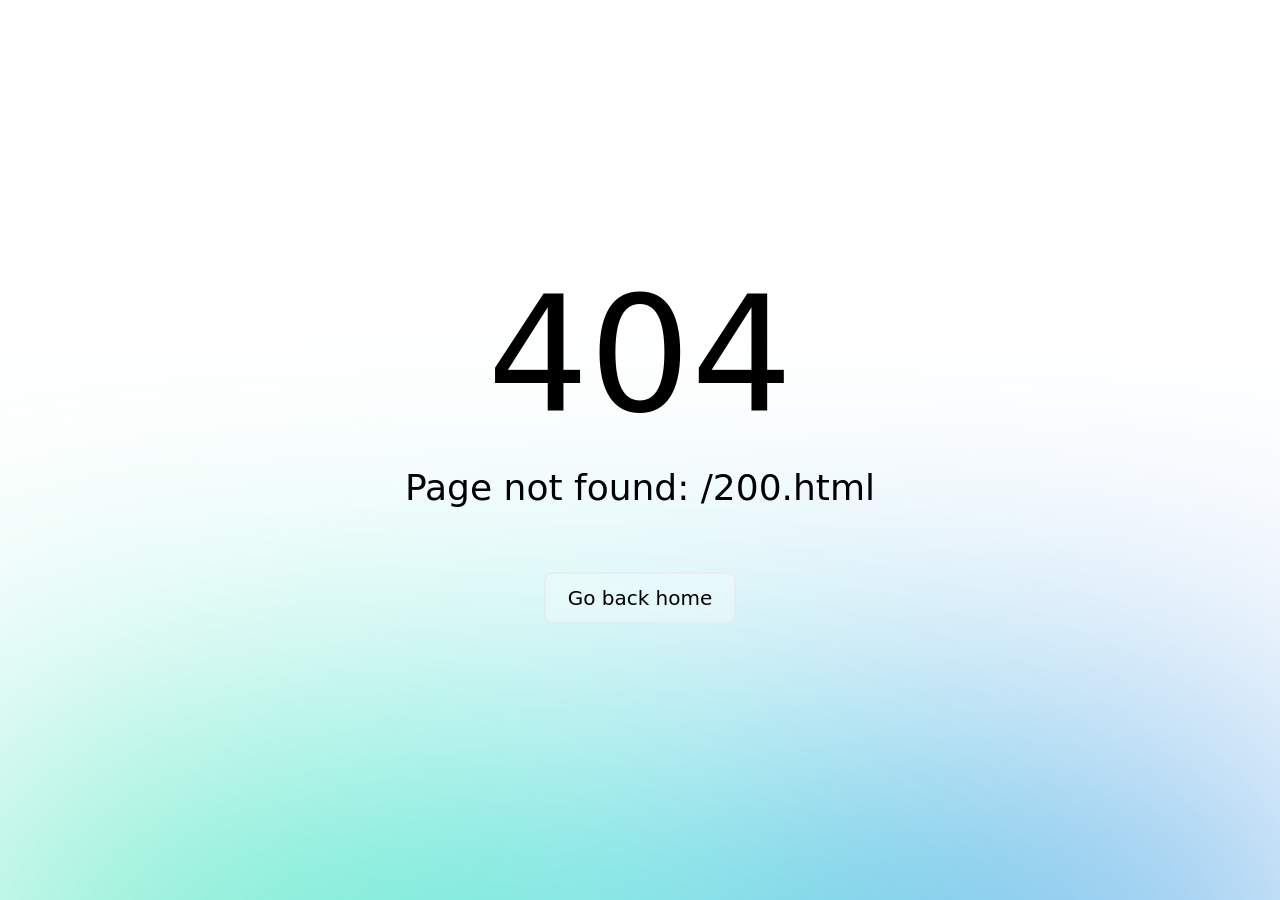
<file: 200.html>
<!DOCTYPE html>
<html >
<head><meta charset="utf-8">
<meta name="viewport" content="width=device-width, initial-scale=1">
<title>Nina Siessegger - Team- und Organisationsentwicklung, Mediation</title>
<link rel="icon" type="image/x-icon" href="/favicon.ico">
<link rel="apple-touch-icon" type="image/png" sizes="180x180" href="/apple-touch-icon.png">
<link rel="icon" type="image/png" sizes="32x32" href="/favicon-32x32.png">
<link rel="icon" type="image/png" sizes="16x16" href="/favicon-16x316.png">
<link rel="manifest" href="/site.manifest">
<link rel="mask-icon" href="/safari-pinned-tab.svg" color="#5bbad5">
<style>/*! normalize.css v8.0.1 | MIT License | github.com/necolas/normalize.css */html{line-height:1.15;-webkit-text-size-adjust:100%}body{margin:0}main{display:block}h1{font-size:2em;margin:.67em 0}hr{box-sizing:content-box;height:0;overflow:visible}pre{font-family:monospace,monospace;font-size:1em}a{background-color:transparent}abbr[title]{border-bottom:none;text-decoration:underline;-webkit-text-decoration:underline dotted;text-decoration:underline dotted}b,strong{font-weight:bolder}code,kbd,samp{font-family:monospace,monospace;font-size:1em}small{font-size:80%}sub,sup{font-size:75%;line-height:0;position:relative;vertical-align:baseline}sub{bottom:-.25em}sup{top:-.5em}img{border-style:none}button,input,optgroup,select,textarea{font-family:inherit;font-size:100%;line-height:1.15;margin:0}button,input{overflow:visible}button,select{text-transform:none}[type=button],[type=reset],[type=submit],button{-webkit-appearance:button}[type=button]::-moz-focus-inner,[type=reset]::-moz-focus-inner,[type=submit]::-moz-focus-inner,button::-moz-focus-inner{border-style:none;padding:0}[type=button]:-moz-focusring,[type=reset]:-moz-focusring,[type=submit]:-moz-focusring,button:-moz-focusring{outline:1px dotted ButtonText}fieldset{padding:.35em .75em .625em}legend{box-sizing:border-box;color:inherit;display:table;max-width:100%;padding:0;white-space:normal}progress{vertical-align:baseline}textarea{overflow:auto}[type=checkbox],[type=radio]{box-sizing:border-box;padding:0}[type=number]::-webkit-inner-spin-button,[type=number]::-webkit-outer-spin-button{height:auto}[type=search]{-webkit-appearance:textfield;outline-offset:-2px}[type=search]::-webkit-search-decoration{-webkit-appearance:none}::-webkit-file-upload-button{-webkit-appearance:button;font:inherit}details{display:block}summary{display:list-item}[hidden],template{display:none}</style>
<style>:root{--white:#fff;--black:#383743;--gray:#ededed;--blue:#00f;--red:#fb8e8e;--fs-basic:1.5rem;--fs-smaller:1.25rem;--fs-big:1.75rem;--fs-bigger:2rem;--fs-biggest:2.25rem}@media (max-width:1520px){:root{--fs-basic:1.375rem;--fs-smaller:1.125rem;--fs-big:1.75rem;--fs-bigger:2rem;--fs-biggest:2.25rem}}@media (max-width:1310px){:root{--fs-big:1.5rem}}@media (max-width:1200px){:root{--fs-basic:1.25rem;--fs-smaller:1rem;--fs-big:1.375rem;--fs-bigger:1.75rem;--fs-biggest:2rem}}@media (max-width:1024px){:root{--fs-basic:1.125rem;--fs-smaller:0.875rem;--fs-big:1.25rem;--fs-bigger:1.625rem;--fs-biggest:1.875rem}}@media (max-width:768px){:root{--fs-basic:1rem;--fs-smaller:0.875rem;--fs-big:1.375rem;--fs-bigger:1.5rem;--fs-biggest:1.75rem}}@media (max-width:480px){:root{--fs-basic:0.875rem;--fs-smaller:0.75rem;--fs-big:1.125rem;--fs-bigger:1.25rem;--fs-biggest:1.375rem}}@font-face{font-family:Objectivity;font-style:normal;font-weight:500;src:url(/_nuxt/Objectivity-Medium.f69d1a04.woff2) format("woff2")}@font-face{font-family:Objectivity;font-style:normal;font-weight:700;src:url(/_nuxt/Objectivity-Bold.10502ff4.woff2) format("woff2")}html{font-size:16px;line-height:1.5;-webkit-font-smoothing:antialiased;-moz-osx-font-smoothing:grayscale}body{background-color:var(--gray);font-family:Objectivity,sans-serif;font-size:var(--fs-basic);font-weight:500}a,a:visited,body{color:var(--black)}.wrap{box-sizing:border-box;margin:0 auto;max-width:1440px}h1{font-size:var(--fs-biggest);margin-bottom:2rem;margin-top:0}h2{font-weight:500;letter-spacing:3px;margin-bottom:.25rem;text-transform:uppercase}h2,h3{font-size:var(--fs-basic)}h3{margin:0}h3,p~h2{font-weight:700}p~h2{font-size:var(--fs-bigger);letter-spacing:normal;margin:4rem 0 2rem;text-transform:none}p{margin:0 0 1rem}.btn{background-color:var(--blue);color:var(--white);display:inline-block;font-size:var(--fs-smaller);letter-spacing:.5px;padding:.75rem 3rem .5rem;text-align:center;text-decoration:none}a:hover.btn{font-weight:700}a:visited.btn{color:var(--white)}.hg-marker-container{height:auto;position:relative;width:100%;z-index:0}.hg-marker{bottom:0;left:0;position:absolute;right:0;top:0}.hg-marker-container svg path{stroke:var(--white)}.svg-container{height:auto;position:relative;width:100%;z-index:50}.svg-container svg{height:100%;width:100%}.col-xs,.col-xs-1,.col-xs-10,.col-xs-11,.col-xs-12,.col-xs-2,.col-xs-3,.col-xs-4,.col-xs-5,.col-xs-6,.col-xs-7,.col-xs-8,.col-xs-9{padding-left:1.125rem;padding-right:1.125rem}@media (max-width:768px){.container-fluid{padding-left:1.25rem;padding-right:1.25rem}h1{margin-bottom:1rem}p~h2{margin:2rem 0 1rem}}.z-100{position:relative;z-index:100}.responsive-img{height:auto;width:100%}.display-md,.display-none-md,.display-none-sm,.display-sm{display:none}@media (min-width:769px){.display-md{display:block}}@media (max-width:768px){.display-none-md{display:block}}@media (min-width:481px){.display-sm{display:block}}@media (max-width:480px){.display-none-sm{display:block}.display-none-md{display:none}}</style>
<style>.container,.container-fluid{margin-left:auto;margin-right:auto}.container-fluid{padding-left:2rem;padding-right:2rem}.row{box-sizing:border-box;display:flex;flex:0 1 auto;flex-direction:row;flex-wrap:wrap;margin-left:-.5rem;margin-right:-.5rem}.row.reverse{flex-direction:row-reverse}.col.reverse{flex-direction:column-reverse}.col-xs,.col-xs-1,.col-xs-10,.col-xs-11,.col-xs-12,.col-xs-2,.col-xs-3,.col-xs-4,.col-xs-5,.col-xs-6,.col-xs-7,.col-xs-8,.col-xs-9,.col-xs-offset-0,.col-xs-offset-1,.col-xs-offset-10,.col-xs-offset-11,.col-xs-offset-12,.col-xs-offset-2,.col-xs-offset-3,.col-xs-offset-4,.col-xs-offset-5,.col-xs-offset-6,.col-xs-offset-7,.col-xs-offset-8,.col-xs-offset-9{box-sizing:border-box;flex:0 0 auto;padding-left:.5rem;padding-right:.5rem}.col-xs{flex-basis:0;flex-grow:1;max-width:100%}.col-xs-1{flex-basis:8.33333333%;max-width:8.33333333%}.col-xs-2{flex-basis:16.66666667%;max-width:16.66666667%}.col-xs-3{flex-basis:25%;max-width:25%}.col-xs-4{flex-basis:33.33333333%;max-width:33.33333333%}.col-xs-5{flex-basis:41.66666667%;max-width:41.66666667%}.col-xs-6{flex-basis:50%;max-width:50%}.col-xs-7{flex-basis:58.33333333%;max-width:58.33333333%}.col-xs-8{flex-basis:66.66666667%;max-width:66.66666667%}.col-xs-9{flex-basis:75%;max-width:75%}.col-xs-10{flex-basis:83.33333333%;max-width:83.33333333%}.col-xs-11{flex-basis:91.66666667%;max-width:91.66666667%}.col-xs-12{flex-basis:100%;max-width:100%}.col-xs-offset-0{margin-left:0}.col-xs-offset-1{margin-left:8.33333333%}.col-xs-offset-2{margin-left:16.66666667%}.col-xs-offset-3{margin-left:25%}.col-xs-offset-4{margin-left:33.33333333%}.col-xs-offset-5{margin-left:41.66666667%}.col-xs-offset-6{margin-left:50%}.col-xs-offset-7{margin-left:58.33333333%}.col-xs-offset-8{margin-left:66.66666667%}.col-xs-offset-9{margin-left:75%}.col-xs-offset-10{margin-left:83.33333333%}.col-xs-offset-11{margin-left:91.66666667%}.start-xs{justify-content:flex-start;text-align:start}.center-xs{justify-content:center;text-align:center}.end-xs{justify-content:flex-end;text-align:end}.top-xs{align-items:flex-start}.middle-xs{align-items:center}.bottom-xs{align-items:flex-end}.around-xs{justify-content:space-around}.between-xs{justify-content:space-between}.first-xs{order:-1}.last-xs{order:1}@media only screen and (min-width:48em){.container{width:49rem}.col-sm,.col-sm-1,.col-sm-10,.col-sm-11,.col-sm-12,.col-sm-2,.col-sm-3,.col-sm-4,.col-sm-5,.col-sm-6,.col-sm-7,.col-sm-8,.col-sm-9,.col-sm-offset-0,.col-sm-offset-1,.col-sm-offset-10,.col-sm-offset-11,.col-sm-offset-12,.col-sm-offset-2,.col-sm-offset-3,.col-sm-offset-4,.col-sm-offset-5,.col-sm-offset-6,.col-sm-offset-7,.col-sm-offset-8,.col-sm-offset-9{box-sizing:border-box;flex:0 0 auto;padding-left:.5rem;padding-right:.5rem}.col-sm{flex-basis:0;flex-grow:1;max-width:100%}.col-sm-1{flex-basis:8.33333333%;max-width:8.33333333%}.col-sm-2{flex-basis:16.66666667%;max-width:16.66666667%}.col-sm-3{flex-basis:25%;max-width:25%}.col-sm-4{flex-basis:33.33333333%;max-width:33.33333333%}.col-sm-5{flex-basis:41.66666667%;max-width:41.66666667%}.col-sm-6{flex-basis:50%;max-width:50%}.col-sm-7{flex-basis:58.33333333%;max-width:58.33333333%}.col-sm-8{flex-basis:66.66666667%;max-width:66.66666667%}.col-sm-9{flex-basis:75%;max-width:75%}.col-sm-10{flex-basis:83.33333333%;max-width:83.33333333%}.col-sm-11{flex-basis:91.66666667%;max-width:91.66666667%}.col-sm-12{flex-basis:100%;max-width:100%}.col-sm-offset-0{margin-left:0}.col-sm-offset-1{margin-left:8.33333333%}.col-sm-offset-2{margin-left:16.66666667%}.col-sm-offset-3{margin-left:25%}.col-sm-offset-4{margin-left:33.33333333%}.col-sm-offset-5{margin-left:41.66666667%}.col-sm-offset-6{margin-left:50%}.col-sm-offset-7{margin-left:58.33333333%}.col-sm-offset-8{margin-left:66.66666667%}.col-sm-offset-9{margin-left:75%}.col-sm-offset-10{margin-left:83.33333333%}.col-sm-offset-11{margin-left:91.66666667%}.start-sm{justify-content:flex-start;text-align:start}.center-sm{justify-content:center;text-align:center}.end-sm{justify-content:flex-end;text-align:end}.top-sm{align-items:flex-start}.middle-sm{align-items:center}.bottom-sm{align-items:flex-end}.around-sm{justify-content:space-around}.between-sm{justify-content:space-between}.first-sm{order:-1}.last-sm{order:1}}@media only screen and (min-width:64em){.container{width:65rem}.col-md,.col-md-1,.col-md-10,.col-md-11,.col-md-12,.col-md-2,.col-md-3,.col-md-4,.col-md-5,.col-md-6,.col-md-7,.col-md-8,.col-md-9,.col-md-offset-0,.col-md-offset-1,.col-md-offset-10,.col-md-offset-11,.col-md-offset-12,.col-md-offset-2,.col-md-offset-3,.col-md-offset-4,.col-md-offset-5,.col-md-offset-6,.col-md-offset-7,.col-md-offset-8,.col-md-offset-9{box-sizing:border-box;flex:0 0 auto;padding-left:.5rem;padding-right:.5rem}.col-md{flex-basis:0;flex-grow:1;max-width:100%}.col-md-1{flex-basis:8.33333333%;max-width:8.33333333%}.col-md-2{flex-basis:16.66666667%;max-width:16.66666667%}.col-md-3{flex-basis:25%;max-width:25%}.col-md-4{flex-basis:33.33333333%;max-width:33.33333333%}.col-md-5{flex-basis:41.66666667%;max-width:41.66666667%}.col-md-6{flex-basis:50%;max-width:50%}.col-md-7{flex-basis:58.33333333%;max-width:58.33333333%}.col-md-8{flex-basis:66.66666667%;max-width:66.66666667%}.col-md-9{flex-basis:75%;max-width:75%}.col-md-10{flex-basis:83.33333333%;max-width:83.33333333%}.col-md-11{flex-basis:91.66666667%;max-width:91.66666667%}.col-md-12{flex-basis:100%;max-width:100%}.col-md-offset-0{margin-left:0}.col-md-offset-1{margin-left:8.33333333%}.col-md-offset-2{margin-left:16.66666667%}.col-md-offset-3{margin-left:25%}.col-md-offset-4{margin-left:33.33333333%}.col-md-offset-5{margin-left:41.66666667%}.col-md-offset-6{margin-left:50%}.col-md-offset-7{margin-left:58.33333333%}.col-md-offset-8{margin-left:66.66666667%}.col-md-offset-9{margin-left:75%}.col-md-offset-10{margin-left:83.33333333%}.col-md-offset-11{margin-left:91.66666667%}.start-md{justify-content:flex-start;text-align:start}.center-md{justify-content:center;text-align:center}.end-md{justify-content:flex-end;text-align:end}.top-md{align-items:flex-start}.middle-md{align-items:center}.bottom-md{align-items:flex-end}.around-md{justify-content:space-around}.between-md{justify-content:space-between}.first-md{order:-1}.last-md{order:1}}@media only screen and (min-width:75em){.container{width:76rem}.col-lg,.col-lg-1,.col-lg-10,.col-lg-11,.col-lg-12,.col-lg-2,.col-lg-3,.col-lg-4,.col-lg-5,.col-lg-6,.col-lg-7,.col-lg-8,.col-lg-9,.col-lg-offset-0,.col-lg-offset-1,.col-lg-offset-10,.col-lg-offset-11,.col-lg-offset-12,.col-lg-offset-2,.col-lg-offset-3,.col-lg-offset-4,.col-lg-offset-5,.col-lg-offset-6,.col-lg-offset-7,.col-lg-offset-8,.col-lg-offset-9{box-sizing:border-box;flex:0 0 auto;padding-left:.5rem;padding-right:.5rem}.col-lg{flex-basis:0;flex-grow:1;max-width:100%}.col-lg-1{flex-basis:8.33333333%;max-width:8.33333333%}.col-lg-2{flex-basis:16.66666667%;max-width:16.66666667%}.col-lg-3{flex-basis:25%;max-width:25%}.col-lg-4{flex-basis:33.33333333%;max-width:33.33333333%}.col-lg-5{flex-basis:41.66666667%;max-width:41.66666667%}.col-lg-6{flex-basis:50%;max-width:50%}.col-lg-7{flex-basis:58.33333333%;max-width:58.33333333%}.col-lg-8{flex-basis:66.66666667%;max-width:66.66666667%}.col-lg-9{flex-basis:75%;max-width:75%}.col-lg-10{flex-basis:83.33333333%;max-width:83.33333333%}.col-lg-11{flex-basis:91.66666667%;max-width:91.66666667%}.col-lg-12{flex-basis:100%;max-width:100%}.col-lg-offset-0{margin-left:0}.col-lg-offset-1{margin-left:8.33333333%}.col-lg-offset-2{margin-left:16.66666667%}.col-lg-offset-3{margin-left:25%}.col-lg-offset-4{margin-left:33.33333333%}.col-lg-offset-5{margin-left:41.66666667%}.col-lg-offset-6{margin-left:50%}.col-lg-offset-7{margin-left:58.33333333%}.col-lg-offset-8{margin-left:66.66666667%}.col-lg-offset-9{margin-left:75%}.col-lg-offset-10{margin-left:83.33333333%}.col-lg-offset-11{margin-left:91.66666667%}.start-lg{justify-content:flex-start;text-align:start}.center-lg{justify-content:center;text-align:center}.end-lg{justify-content:flex-end;text-align:end}.top-lg{align-items:flex-start}.middle-lg{align-items:center}.bottom-lg{align-items:flex-end}.around-lg{justify-content:space-around}.between-lg{justify-content:space-between}.first-lg{order:-1}.last-lg{order:1}}</style>
<link rel="stylesheet" href="/_nuxt/entry.51de2469.css">
<link rel="modulepreload" as="script" crossorigin href="/_nuxt/entry.79f37cee.js">
<link rel="prefetch" as="script" crossorigin href="/_nuxt/default.07d215e4.js">
<link rel="prefetch" as="script" crossorigin href="/_nuxt/index.95f2040e.js">
<link rel="prefetch" as="script" crossorigin href="/_nuxt/vue.f36acd1f.494dcfe6.js">
<link rel="prefetch" as="script" crossorigin href="/_nuxt/nuxt-link.e6f1a1de.js">
<link rel="prefetch" as="script" crossorigin href="/_nuxt/error-404.f7ab8a95.js">
<link rel="prefetch" as="script" crossorigin href="/_nuxt/error-500.0bfee820.js">
<script type="module" src="/_nuxt/entry.79f37cee.js" crossorigin></script>
<script id="unhead:payload" type="application/json">{"title":"Nina Siessegger - Team- und Organisationsentwicklung, Mediation"}</script></head>
<body ><div id="__nuxt"></div><script type="application/json" id="__NUXT_DATA__" data-ssr="false">[{"_errors":1,"serverRendered":2,"data":3,"state":4},{},false,{},{}]</script>
<script>window.__NUXT__={};window.__NUXT__.config={public:{},app:{baseURL:"/",buildAssetsDir:"/_nuxt/",cdnURL:""}}</script></body>
</html>
</file>
<file: _nuxt/entry.51de2469.css>
.container,.container-fluid{margin-left:auto;margin-right:auto}.container-fluid{padding-left:2rem;padding-right:2rem}.row{box-sizing:border-box;display:flex;flex:0 1 auto;flex-direction:row;flex-wrap:wrap;margin-left:-.5rem;margin-right:-.5rem}.row.reverse{flex-direction:row-reverse}.col.reverse{flex-direction:column-reverse}.col-xs,.col-xs-1,.col-xs-10,.col-xs-11,.col-xs-12,.col-xs-2,.col-xs-3,.col-xs-4,.col-xs-5,.col-xs-6,.col-xs-7,.col-xs-8,.col-xs-9,.col-xs-offset-0,.col-xs-offset-1,.col-xs-offset-10,.col-xs-offset-11,.col-xs-offset-12,.col-xs-offset-2,.col-xs-offset-3,.col-xs-offset-4,.col-xs-offset-5,.col-xs-offset-6,.col-xs-offset-7,.col-xs-offset-8,.col-xs-offset-9{box-sizing:border-box;flex:0 0 auto;padding-left:.5rem;padding-right:.5rem}.col-xs{flex-basis:0;flex-grow:1;max-width:100%}.col-xs-1{flex-basis:8.33333333%;max-width:8.33333333%}.col-xs-2{flex-basis:16.66666667%;max-width:16.66666667%}.col-xs-3{flex-basis:25%;max-width:25%}.col-xs-4{flex-basis:33.33333333%;max-width:33.33333333%}.col-xs-5{flex-basis:41.66666667%;max-width:41.66666667%}.col-xs-6{flex-basis:50%;max-width:50%}.col-xs-7{flex-basis:58.33333333%;max-width:58.33333333%}.col-xs-8{flex-basis:66.66666667%;max-width:66.66666667%}.col-xs-9{flex-basis:75%;max-width:75%}.col-xs-10{flex-basis:83.33333333%;max-width:83.33333333%}.col-xs-11{flex-basis:91.66666667%;max-width:91.66666667%}.col-xs-12{flex-basis:100%;max-width:100%}.col-xs-offset-0{margin-left:0}.col-xs-offset-1{margin-left:8.33333333%}.col-xs-offset-2{margin-left:16.66666667%}.col-xs-offset-3{margin-left:25%}.col-xs-offset-4{margin-left:33.33333333%}.col-xs-offset-5{margin-left:41.66666667%}.col-xs-offset-6{margin-left:50%}.col-xs-offset-7{margin-left:58.33333333%}.col-xs-offset-8{margin-left:66.66666667%}.col-xs-offset-9{margin-left:75%}.col-xs-offset-10{margin-left:83.33333333%}.col-xs-offset-11{margin-left:91.66666667%}.start-xs{justify-content:flex-start;text-align:start}.center-xs{justify-content:center;text-align:center}.end-xs{justify-content:flex-end;text-align:end}.top-xs{align-items:flex-start}.middle-xs{align-items:center}.bottom-xs{align-items:flex-end}.around-xs{justify-content:space-around}.between-xs{justify-content:space-between}.first-xs{order:-1}.last-xs{order:1}@media only screen and (min-width:48em){.container{width:49rem}.col-sm,.col-sm-1,.col-sm-10,.col-sm-11,.col-sm-12,.col-sm-2,.col-sm-3,.col-sm-4,.col-sm-5,.col-sm-6,.col-sm-7,.col-sm-8,.col-sm-9,.col-sm-offset-0,.col-sm-offset-1,.col-sm-offset-10,.col-sm-offset-11,.col-sm-offset-12,.col-sm-offset-2,.col-sm-offset-3,.col-sm-offset-4,.col-sm-offset-5,.col-sm-offset-6,.col-sm-offset-7,.col-sm-offset-8,.col-sm-offset-9{box-sizing:border-box;flex:0 0 auto;padding-left:.5rem;padding-right:.5rem}.col-sm{flex-basis:0;flex-grow:1;max-width:100%}.col-sm-1{flex-basis:8.33333333%;max-width:8.33333333%}.col-sm-2{flex-basis:16.66666667%;max-width:16.66666667%}.col-sm-3{flex-basis:25%;max-width:25%}.col-sm-4{flex-basis:33.33333333%;max-width:33.33333333%}.col-sm-5{flex-basis:41.66666667%;max-width:41.66666667%}.col-sm-6{flex-basis:50%;max-width:50%}.col-sm-7{flex-basis:58.33333333%;max-width:58.33333333%}.col-sm-8{flex-basis:66.66666667%;max-width:66.66666667%}.col-sm-9{flex-basis:75%;max-width:75%}.col-sm-10{flex-basis:83.33333333%;max-width:83.33333333%}.col-sm-11{flex-basis:91.66666667%;max-width:91.66666667%}.col-sm-12{flex-basis:100%;max-width:100%}.col-sm-offset-0{margin-left:0}.col-sm-offset-1{margin-left:8.33333333%}.col-sm-offset-2{margin-left:16.66666667%}.col-sm-offset-3{margin-left:25%}.col-sm-offset-4{margin-left:33.33333333%}.col-sm-offset-5{margin-left:41.66666667%}.col-sm-offset-6{margin-left:50%}.col-sm-offset-7{margin-left:58.33333333%}.col-sm-offset-8{margin-left:66.66666667%}.col-sm-offset-9{margin-left:75%}.col-sm-offset-10{margin-left:83.33333333%}.col-sm-offset-11{margin-left:91.66666667%}.start-sm{justify-content:flex-start;text-align:start}.center-sm{justify-content:center;text-align:center}.end-sm{justify-content:flex-end;text-align:end}.top-sm{align-items:flex-start}.middle-sm{align-items:center}.bottom-sm{align-items:flex-end}.around-sm{justify-content:space-around}.between-sm{justify-content:space-between}.first-sm{order:-1}.last-sm{order:1}}@media only screen and (min-width:64em){.container{width:65rem}.col-md,.col-md-1,.col-md-10,.col-md-11,.col-md-12,.col-md-2,.col-md-3,.col-md-4,.col-md-5,.col-md-6,.col-md-7,.col-md-8,.col-md-9,.col-md-offset-0,.col-md-offset-1,.col-md-offset-10,.col-md-offset-11,.col-md-offset-12,.col-md-offset-2,.col-md-offset-3,.col-md-offset-4,.col-md-offset-5,.col-md-offset-6,.col-md-offset-7,.col-md-offset-8,.col-md-offset-9{box-sizing:border-box;flex:0 0 auto;padding-left:.5rem;padding-right:.5rem}.col-md{flex-basis:0;flex-grow:1;max-width:100%}.col-md-1{flex-basis:8.33333333%;max-width:8.33333333%}.col-md-2{flex-basis:16.66666667%;max-width:16.66666667%}.col-md-3{flex-basis:25%;max-width:25%}.col-md-4{flex-basis:33.33333333%;max-width:33.33333333%}.col-md-5{flex-basis:41.66666667%;max-width:41.66666667%}.col-md-6{flex-basis:50%;max-width:50%}.col-md-7{flex-basis:58.33333333%;max-width:58.33333333%}.col-md-8{flex-basis:66.66666667%;max-width:66.66666667%}.col-md-9{flex-basis:75%;max-width:75%}.col-md-10{flex-basis:83.33333333%;max-width:83.33333333%}.col-md-11{flex-basis:91.66666667%;max-width:91.66666667%}.col-md-12{flex-basis:100%;max-width:100%}.col-md-offset-0{margin-left:0}.col-md-offset-1{margin-left:8.33333333%}.col-md-offset-2{margin-left:16.66666667%}.col-md-offset-3{margin-left:25%}.col-md-offset-4{margin-left:33.33333333%}.col-md-offset-5{margin-left:41.66666667%}.col-md-offset-6{margin-left:50%}.col-md-offset-7{margin-left:58.33333333%}.col-md-offset-8{margin-left:66.66666667%}.col-md-offset-9{margin-left:75%}.col-md-offset-10{margin-left:83.33333333%}.col-md-offset-11{margin-left:91.66666667%}.start-md{justify-content:flex-start;text-align:start}.center-md{justify-content:center;text-align:center}.end-md{justify-content:flex-end;text-align:end}.top-md{align-items:flex-start}.middle-md{align-items:center}.bottom-md{align-items:flex-end}.around-md{justify-content:space-around}.between-md{justify-content:space-between}.first-md{order:-1}.last-md{order:1}}@media only screen and (min-width:75em){.container{width:76rem}.col-lg,.col-lg-1,.col-lg-10,.col-lg-11,.col-lg-12,.col-lg-2,.col-lg-3,.col-lg-4,.col-lg-5,.col-lg-6,.col-lg-7,.col-lg-8,.col-lg-9,.col-lg-offset-0,.col-lg-offset-1,.col-lg-offset-10,.col-lg-offset-11,.col-lg-offset-12,.col-lg-offset-2,.col-lg-offset-3,.col-lg-offset-4,.col-lg-offset-5,.col-lg-offset-6,.col-lg-offset-7,.col-lg-offset-8,.col-lg-offset-9{box-sizing:border-box;flex:0 0 auto;padding-left:.5rem;padding-right:.5rem}.col-lg{flex-basis:0;flex-grow:1;max-width:100%}.col-lg-1{flex-basis:8.33333333%;max-width:8.33333333%}.col-lg-2{flex-basis:16.66666667%;max-width:16.66666667%}.col-lg-3{flex-basis:25%;max-width:25%}.col-lg-4{flex-basis:33.33333333%;max-width:33.33333333%}.col-lg-5{flex-basis:41.66666667%;max-width:41.66666667%}.col-lg-6{flex-basis:50%;max-width:50%}.col-lg-7{flex-basis:58.33333333%;max-width:58.33333333%}.col-lg-8{flex-basis:66.66666667%;max-width:66.66666667%}.col-lg-9{flex-basis:75%;max-width:75%}.col-lg-10{flex-basis:83.33333333%;max-width:83.33333333%}.col-lg-11{flex-basis:91.66666667%;max-width:91.66666667%}.col-lg-12{flex-basis:100%;max-width:100%}.col-lg-offset-0{margin-left:0}.col-lg-offset-1{margin-left:8.33333333%}.col-lg-offset-2{margin-left:16.66666667%}.col-lg-offset-3{margin-left:25%}.col-lg-offset-4{margin-left:33.33333333%}.col-lg-offset-5{margin-left:41.66666667%}.col-lg-offset-6{margin-left:50%}.col-lg-offset-7{margin-left:58.33333333%}.col-lg-offset-8{margin-left:66.66666667%}.col-lg-offset-9{margin-left:75%}.col-lg-offset-10{margin-left:83.33333333%}.col-lg-offset-11{margin-left:91.66666667%}.start-lg{justify-content:flex-start;text-align:start}.center-lg{justify-content:center;text-align:center}.end-lg{justify-content:flex-end;text-align:end}.top-lg{align-items:flex-start}.middle-lg{align-items:center}.bottom-lg{align-items:flex-end}.around-lg{justify-content:space-around}.between-lg{justify-content:space-between}.first-lg{order:-1}.last-lg{order:1}}
</file>
